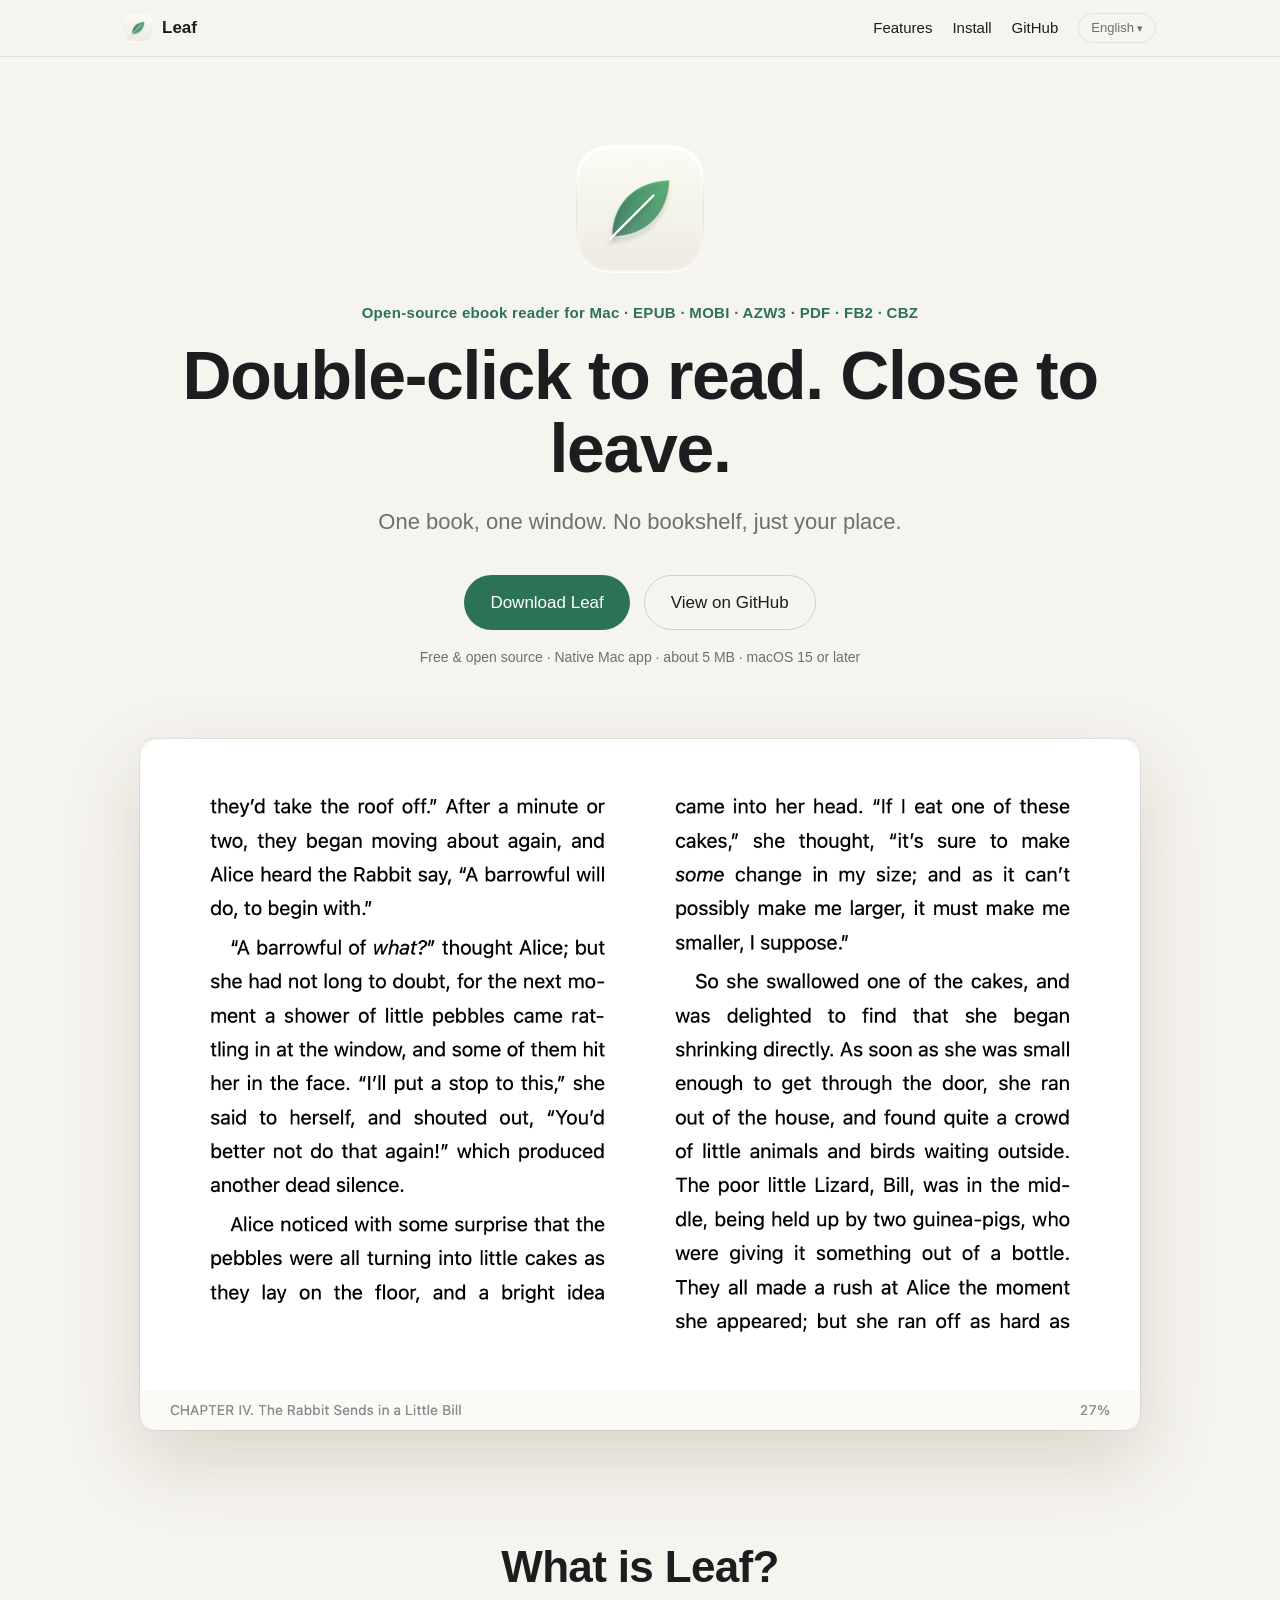
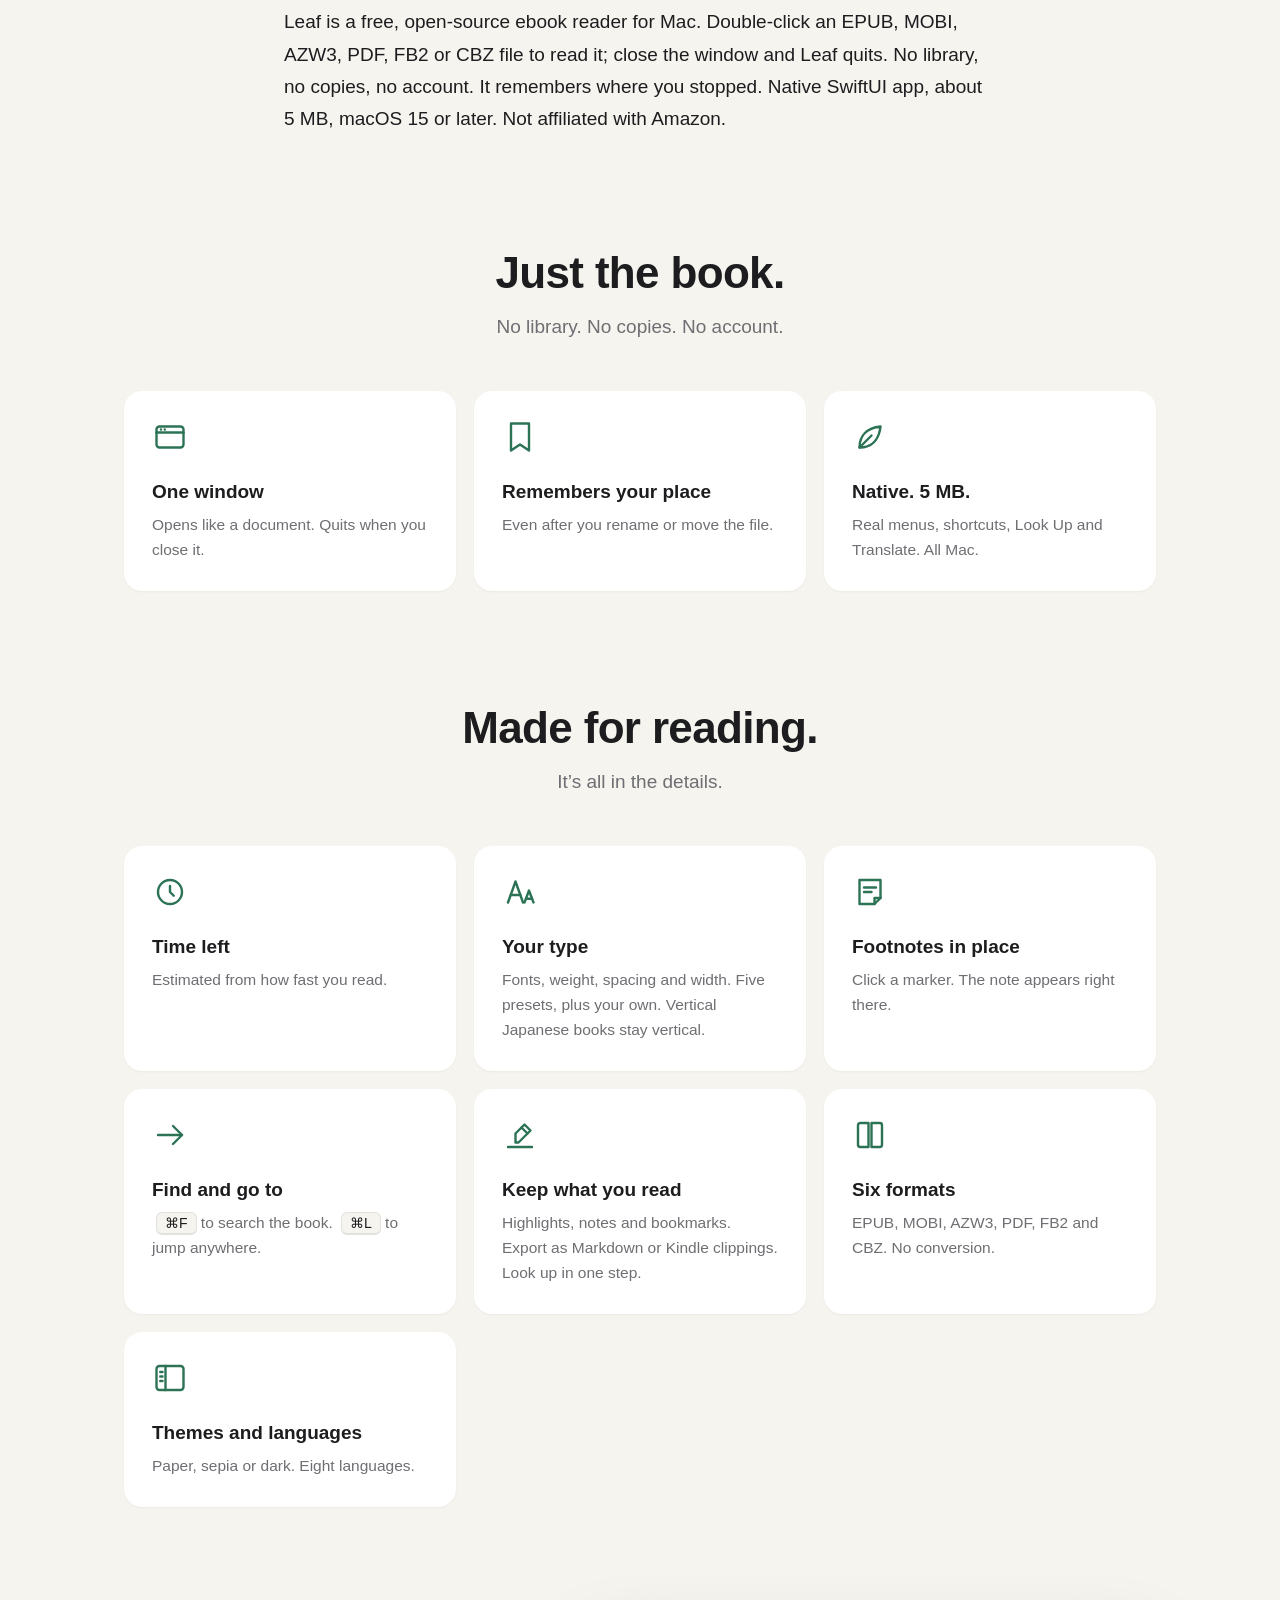
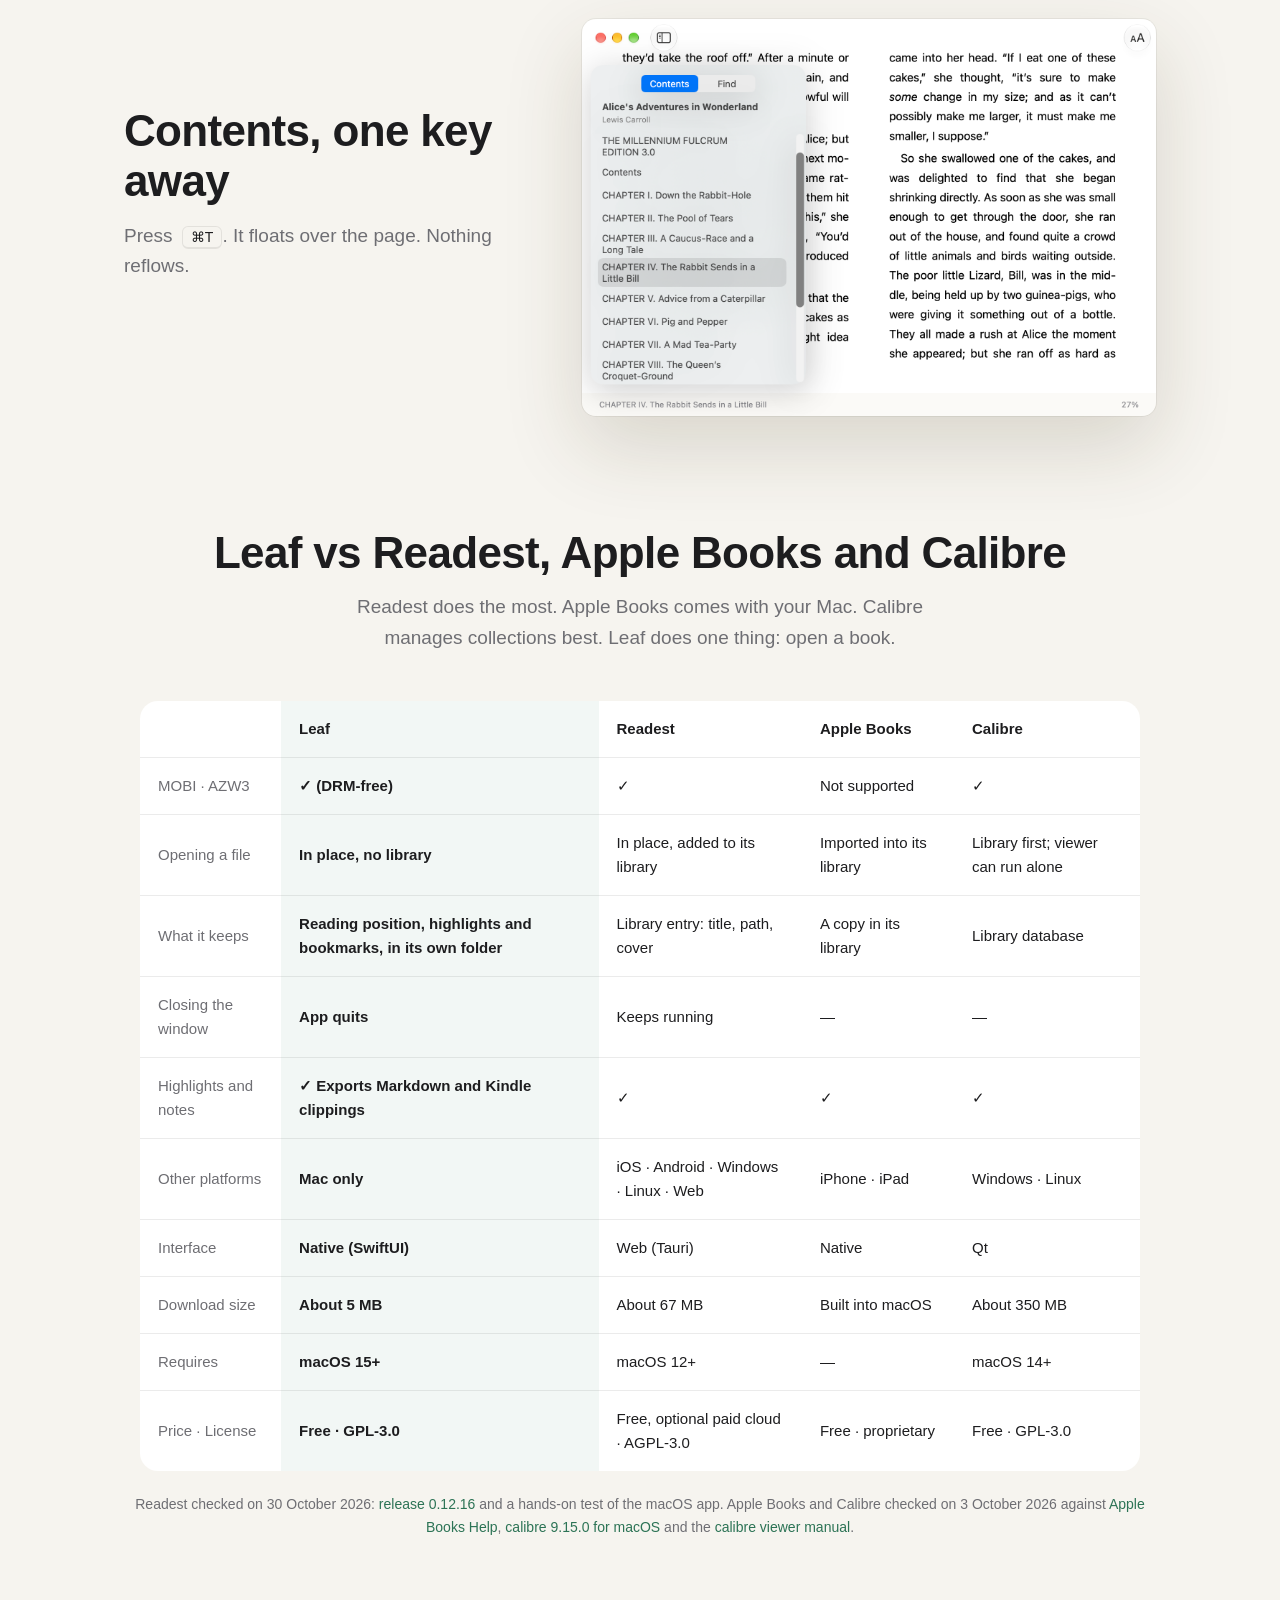
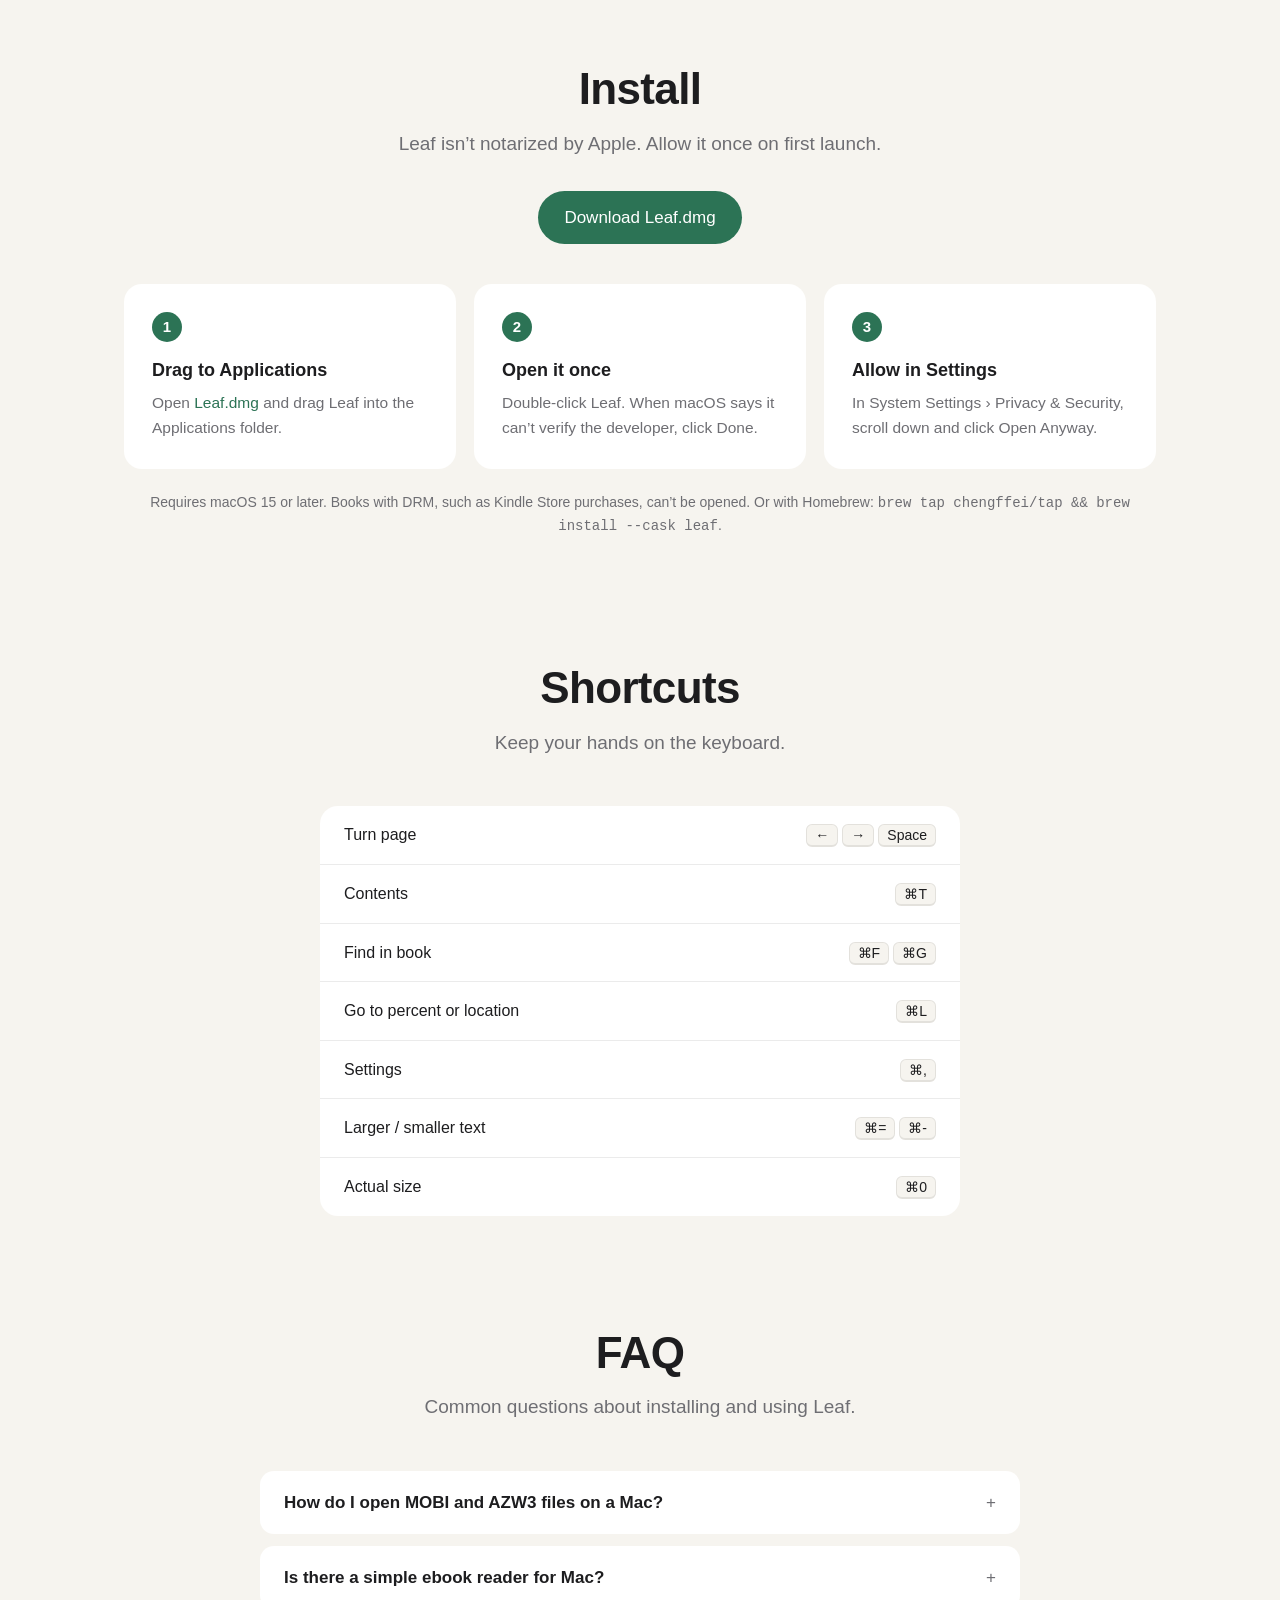
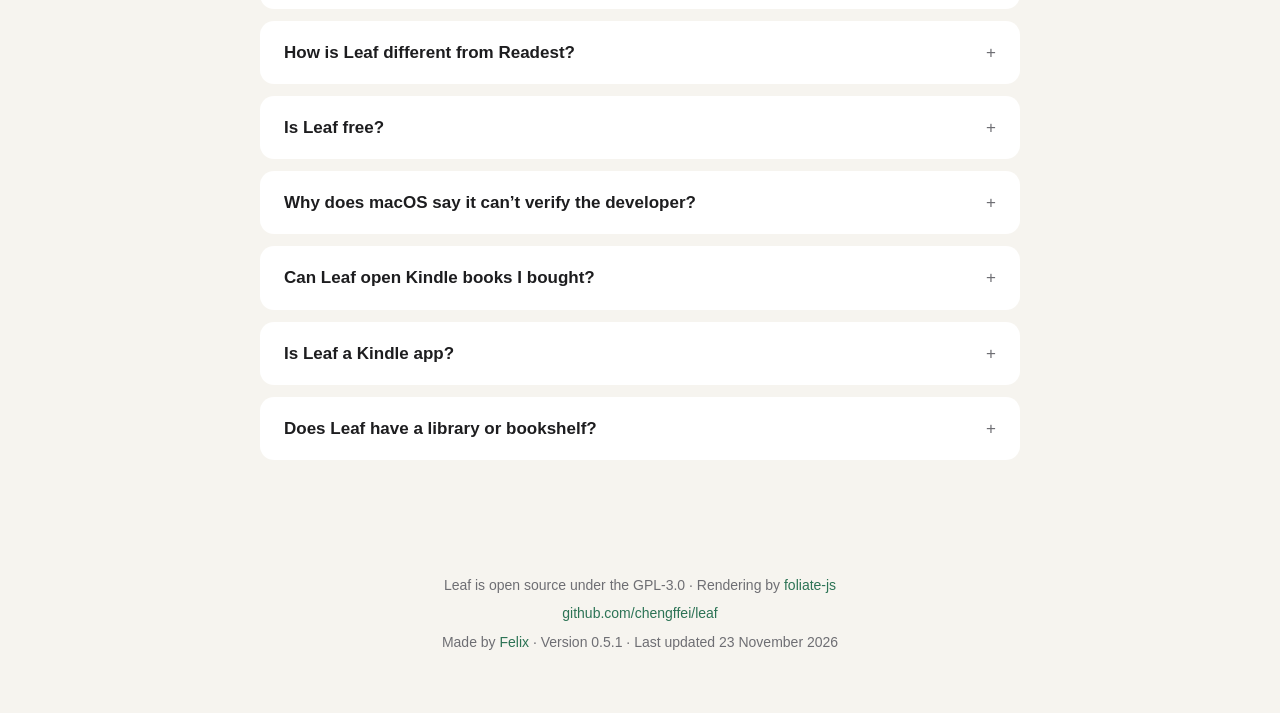
<file: docs/index.html>
<!doctype html>
<html lang="en">
<head>
<meta charset="utf-8">
<meta name="viewport" content="width=device-width, initial-scale=1">
<title>Leaf — Free EPUB, MOBI and AZW3 Reader for Mac, No Library</title>
<meta name="description" content="A free, open-source ebook reader for Mac. Double-click an EPUB, MOBI, AZW3, PDF, FB2 or CBZ file to read; close the window to quit. No library, no account. Native, about 5 MB.">
<link rel="canonical" href="https://chengffei.github.io/leaf/">
<link rel="alternate" hreflang="en" href="https://chengffei.github.io/leaf/">
<link rel="alternate" hreflang="zh-Hans" href="https://chengffei.github.io/leaf/zh/">
<link rel="alternate" hreflang="zh-Hant" href="https://chengffei.github.io/leaf/zh-hant/">
<link rel="alternate" hreflang="ja" href="https://chengffei.github.io/leaf/ja/">
<link rel="alternate" hreflang="ko" href="https://chengffei.github.io/leaf/ko/">
<link rel="alternate" hreflang="fr" href="https://chengffei.github.io/leaf/fr/">
<link rel="alternate" hreflang="de" href="https://chengffei.github.io/leaf/de/">
<link rel="alternate" hreflang="es" href="https://chengffei.github.io/leaf/es/">
<link rel="alternate" hreflang="x-default" href="https://chengffei.github.io/leaf/">
<link rel="alternate" type="text/plain" title="llms.txt" href="https://chengffei.github.io/leaf/llms.txt">
<meta name="theme-color" content="#f6f4ef">
<meta property="og:type" content="website">
<meta property="og:site_name" content="Leaf">
<meta property="og:url" content="https://chengffei.github.io/leaf/">
<meta property="og:title" content="Leaf — Free EPUB, MOBI and AZW3 Reader for Mac, No Library">
<meta property="og:description" content="Double-click to read. Close to leave. A small, native ebook reader for Mac. Free and open source.">
<meta property="og:image" content="https://chengffei.github.io/leaf/images/og.png">
<meta property="og:image:width" content="1200">
<meta property="og:image:height" content="630">
<meta property="og:image:alt" content="Leaf showing a book in two-column layout">
<meta property="og:locale" content="en_US">
<meta property="og:locale:alternate" content="zh_CN">
<meta property="og:locale:alternate" content="zh_TW">
<meta property="og:locale:alternate" content="ja_JP">
<meta property="og:locale:alternate" content="ko_KR">
<meta property="og:locale:alternate" content="fr_FR">
<meta property="og:locale:alternate" content="de_DE">
<meta property="og:locale:alternate" content="es_ES">
<meta name="twitter:card" content="summary_large_image">
<meta name="twitter:title" content="Leaf — Free EPUB, MOBI and AZW3 Reader for Mac, No Library">
<meta name="twitter:description" content="Double-click to read. Close to leave. A small, native ebook reader for Mac. Free and open source.">
<meta name="twitter:image" content="https://chengffei.github.io/leaf/images/og.png">
<link rel="icon" type="image/png" sizes="64x64" href="images/favicon.png">
<link rel="apple-touch-icon" href="images/apple-touch-icon.png">
<script type="application/ld+json">
{
  "@context": "https://schema.org",
  "@type": "SoftwareApplication",
  "name": "Leaf",
  "description": "A free, open-source Mac ebook reader for EPUB, MOBI, AZW3, PDF, FB2 and CBZ. No library, no account.",
  "applicationCategory": "ProductivityApplication",
  "applicationSubCategory": "Ebook reader",
  "operatingSystem": "macOS 15 or later",
  "softwareVersion": "0.5.1",
  "dateModified": "2026-11-23",
  "inLanguage": "en",
  "url": "https://chengffei.github.io/leaf/",
  "downloadUrl": "https://github.com/chengffei/leaf/releases/latest/download/Leaf.dmg",
  "fileFormat": [
    "application/epub+zip",
    "application/x-mobipocket-ebook",
    "application/vnd.amazon.mobi8-ebook",
    "application/pdf",
    "application/x-fictionbook+xml",
    "application/vnd.comicbook+zip"
  ],
  "screenshot": "https://chengffei.github.io/leaf/images/reading.png",
  "image": "https://chengffei.github.io/leaf/images/icon.png",
  "license": "https://www.gnu.org/licenses/gpl-3.0.html",
  "isAccessibleForFree": true,
  "offers": {
    "@type": "Offer",
    "price": "0",
    "priceCurrency": "USD"
  },
  "author": {
    "@type": "Person",
    "name": "Felix",
    "url": "https://github.com/chengffei"
  },
  "codeRepository": "https://github.com/chengffei/leaf"
}
</script>
<script type="application/ld+json">
{
  "@context": "https://schema.org",
  "@type": "FAQPage",
  "inLanguage": "en",
  "mainEntity": [
    {
      "@type": "Question",
      "name": "How do I open MOBI and AZW3 files on a Mac?",
      "acceptedAnswer": {
        "@type": "Answer",
        "text": "Install Leaf, then double-click the file in Finder, or right-click it and choose Open With › Leaf. The file must be DRM-free."
      }
    },
    {
      "@type": "Question",
      "name": "Is there a simple ebook reader for Mac?",
      "acceptedAnswer": {
        "@type": "Answer",
        "text": "Leaf opens DRM-free EPUB, MOBI and AZW3 files, plus PDF, FB2 and CBZ, each in its own window. It shows time left based on how fast you read, location numbers, typography presets, footnotes in place and find in book, and you can highlight, take notes, bookmark pages and export them. Close the window and it quits. No store, no account."
      }
    },
    {
      "@type": "Question",
      "name": "How is Leaf different from Readest?",
      "acceptedAnswer": {
        "@type": "Answer",
        "text": "Readest is cross-platform, with a library, sync and text-to-speech. Leaf is Mac only and does less on purpose: no library, no sync, and it quits when you close the book. It keeps your reading position, highlights and bookmarks in its own folder, never in the book file. About 5 MB, against 67 MB."
      }
    },
    {
      "@type": "Question",
      "name": "Is Leaf free?",
      "acceptedAnswer": {
        "@type": "Answer",
        "text": "Yes. Leaf is free and open source under the GPL-3.0."
      }
    },
    {
      "@type": "Question",
      "name": "Why does macOS say it can’t verify the developer?",
      "acceptedAnswer": {
        "@type": "Answer",
        "text": "Leaf isn’t notarized by Apple. Open it once and dismiss the warning, then go to System Settings › Privacy & Security and click Open Anyway. You only need to do this once."
      }
    },
    {
      "@type": "Question",
      "name": "Can Leaf open Kindle books I bought?",
      "acceptedAnswer": {
        "@type": "Answer",
        "text": "Only DRM-free files. Books bought from the Kindle Store usually have DRM, and Leaf can’t open them."
      }
    },
    {
      "@type": "Question",
      "name": "Is Leaf a Kindle app?",
      "acceptedAnswer": {
        "@type": "Answer",
        "text": "No. Leaf is an independent open-source project, not affiliated with Amazon. It opens DRM-free EPUB, MOBI and AZW3 files on your Mac, with no store and no account."
      }
    },
    {
      "@type": "Question",
      "name": "Does Leaf have a library or bookshelf?",
      "acceptedAnswer": {
        "@type": "Answer",
        "text": "No. Leaf opens books where they are, without importing or copying them. Leaf itself keeps only where you stopped in each book; like any Mac document app, macOS lists recent files under File › Open Recent."
      }
    }
  ]
}
</script>
<style>
  :root {
    --paper: #f6f4ef;
    --card: #ffffff;
    --ink: #1d1d1f;
    --muted: #6e6e73;
    --line: rgba(0, 0, 0, .08);
    --green: #2c7355;
    --green-hover: #245f46;
    --radius: 18px;
    color-scheme: light;
  }
  * { box-sizing: border-box; }
  html { -webkit-text-size-adjust: 100%; }
  body {
    margin: 0;
    background: var(--paper);
    color: var(--ink);
    font: 17px/1.6 -apple-system, BlinkMacSystemFont, "SF Pro Text", "PingFang SC", "Helvetica Neue", sans-serif;
    -webkit-font-smoothing: antialiased;
  }
  a { color: var(--green); text-decoration: none; }
  a:hover { text-decoration: underline; }
  img { max-width: 100%; height: auto; display: block; }


  .wrap { max-width: 1080px; margin: 0 auto; padding: 0 24px; }

  nav {
    position: sticky; top: 0; z-index: 10;
    background: rgba(246, 244, 239, .82);
    -webkit-backdrop-filter: saturate(180%) blur(20px);
    backdrop-filter: saturate(180%) blur(20px);
    border-bottom: 1px solid var(--line);
  }
  nav .wrap { display: flex; align-items: center; justify-content: space-between; height: 56px; }
  .brand { display: flex; align-items: center; gap: 10px; font-weight: 600; color: var(--ink); }
  .brand:hover { text-decoration: none; }
  .brand img { width: 28px; height: 28px; }
  .nav-links { display: flex; align-items: center; gap: 20px; font-size: 15px; }
  .nav-links a { color: var(--ink); }
  .lang-toggle {
    display: inline-block; text-decoration: none;
    font: inherit; font-size: 13px; color: var(--muted);
    background: none; border: 1px solid var(--line); border-radius: 999px;
    padding: 4px 12px; cursor: pointer;
  }
  .lang-toggle:hover { color: var(--ink); border-color: rgba(0,0,0,.18); }
  /* 语言菜单：<details> 下拉，不靠 JS；当前语言作标题 */
  .langs { position: relative; }
  .langs summary { list-style: none; }
  .langs summary::-webkit-details-marker { display: none; }
  .langs summary::after { content: " ▾"; font-size: 11px; }
  .langs-menu {
    position: absolute; right: 0; top: calc(100% + 8px); z-index: 20; min-width: 140px;
    display: flex; flex-direction: column; padding: 6px;
    background: #fff; border: 1px solid var(--line); border-radius: 12px;
    box-shadow: 0 10px 32px rgba(0,0,0,.12);
  }
  .langs-menu a { display: block; padding: 7px 12px; border-radius: 8px; font-size: 14px; white-space: nowrap; }
  .langs-menu a:hover { background: var(--alt, #f5f5f7); text-decoration: none; }

  .hero { text-align: center; padding: 88px 24px 56px; }
  .hero .icon { width: 128px; height: 128px; margin: 0 auto 28px; }
  .narrow { max-width: 760px; }
  .definition { font-size: 19px; line-height: 1.7; margin: 0; text-align: left; }
  .table-scroll { overflow-x: auto; }
  table.compare { max-width: 1000px; }
  table.compare th { padding: 16px 24px; text-align: left; font-size: 15px; border-bottom: 1px solid var(--line); }
  table.compare td { text-align: left; color: var(--ink); font-size: 15px; }
  table.compare td:first-child { color: var(--muted); }
  table.compare th:nth-child(2), table.compare td:nth-child(2) { background: rgba(44, 115, 85, .06); font-weight: 600; }
  table.compare th, table.compare td { padding-left: 18px; padding-right: 18px; }
  .eyebrow { margin: 0 0 14px; font-size: 15px; font-weight: 600; letter-spacing: .02em; color: var(--green); }
  .faq { max-width: 760px; margin: 0 auto; }
  .faq details { background: var(--card); border-radius: 14px; padding: 18px 24px; margin-bottom: 12px; }
  .faq summary { cursor: pointer; font-weight: 600; font-size: 17px; list-style: none; }
  .faq summary::-webkit-details-marker { display: none; }
  .faq summary::after { content: "+"; float: right; color: var(--muted); font-weight: 400; }
  .faq details[open] summary::after { content: "–"; }
  .faq p { margin: 10px 0 0; color: var(--muted); font-size: 16px; }
  h1 {
    font-size: clamp(40px, 7vw, 68px); line-height: 1.08; letter-spacing: -.02em;
    margin: 0 0 18px; font-weight: 700;
  }
  .lead { font-size: clamp(18px, 2.4vw, 22px); color: var(--muted); margin: 0 auto 36px; max-width: 640px; }
  .actions { display: flex; gap: 14px; justify-content: center; flex-wrap: wrap; }
  .btn {
    display: inline-flex; align-items: center; gap: 8px;
    padding: 13px 26px; border-radius: 999px; font-size: 17px; font-weight: 500;
  }
  .btn:hover { text-decoration: none; }
  .btn-primary { background: var(--green); color: #fff; }
  .btn-primary:hover { background: var(--green-hover); }
  .btn-secondary { color: var(--ink); border: 1px solid rgba(0,0,0,.15); }
  .btn-secondary:hover { background: rgba(0,0,0,.03); }
  .meta { margin-top: 16px; font-size: 14px; color: var(--muted); }

  .shot {
    margin: 0 auto; max-width: 1000px;
    border-radius: 14px; overflow: hidden;
    box-shadow: 0 30px 80px rgba(60, 48, 20, .16), 0 0 0 1px rgba(0,0,0,.06);
    background: transparent; /* 截图自带窗口圆角（透明角） */
  }

  section.wrap { padding-top: 112px; }
  h2 {
    font-size: clamp(30px, 4.4vw, 44px); line-height: 1.15; letter-spacing: -.015em;
    margin: 0 0 14px; text-align: center; font-weight: 700;
  }
  .section-lead { text-align: center; color: var(--muted); margin: 0 auto 48px; max-width: 620px; font-size: 19px; }

  .grid { display: grid; grid-template-columns: repeat(3, 1fr); gap: 18px; }
  .card {
    background: var(--card); border-radius: var(--radius); padding: 28px;
    box-shadow: 0 1px 2px rgba(60, 48, 20, .05);
  }
  .card .glyph { width: 36px; height: 36px; color: var(--green); margin-bottom: 14px; }
  .card h3 { margin: 0 0 6px; font-size: 19px; }
  .card p { margin: 0; color: var(--muted); font-size: 15.5px; }

  .split { display: grid; grid-template-columns: 1fr 1.4fr; gap: 48px; align-items: center; }
  .split h2, .split .section-lead { text-align: left; margin-left: 0; }

  .steps { counter-reset: step; display: grid; grid-template-columns: repeat(3, 1fr); gap: 18px; }
  .step { background: var(--card); border-radius: var(--radius); padding: 28px; position: relative; }
  .step::before {
    counter-increment: step; content: counter(step);
    display: grid; place-items: center; width: 30px; height: 30px; border-radius: 50%;
    background: var(--green); color: #fff; font-weight: 600; font-size: 15px; margin-bottom: 14px;
  }
  .step h3 { margin: 0 0 6px; font-size: 18px; }
  .step p { margin: 0; color: var(--muted); font-size: 15.5px; }
  .install-download { margin: -16px 0 40px; }
  .note { text-align: center; color: var(--muted); font-size: 14px; margin-top: 22px; }

  table { width: 100%; max-width: 640px; margin: 0 auto; border-collapse: collapse; background: var(--card); border-radius: var(--radius); overflow: hidden; }
  td { padding: 16px 24px; border-bottom: 1px solid var(--line); font-size: 16px; }
  tr:last-child td { border-bottom: none; }
  td:last-child { text-align: right; color: var(--muted); }
  kbd {
    font: 500 14px -apple-system, BlinkMacSystemFont, sans-serif; color: var(--ink);
    background: var(--paper); border: 1px solid var(--line); border-bottom-width: 2px;
    border-radius: 6px; padding: 2px 8px; margin-left: 4px;
  }

  footer.wrap { padding-top: 96px; padding-bottom: 56px; text-align: center; color: var(--muted); font-size: 14px; }
  footer p { margin: 6px 0; }

  @media (max-width: 820px) {
    .grid, .steps { grid-template-columns: 1fr; }
    .split { grid-template-columns: 1fr; gap: 28px; }
    .split h2, .split .section-lead { text-align: center; margin-left: auto; }
    .hero { padding: 56px 24px 40px; }
    section.wrap { padding-top: 80px; }
    .nav-links .hide-sm { display: none; }
    td { padding: 14px 16px; }
  }
</style>
</head>
<body>

<nav>
  <div class="wrap">
    <a class="brand" href="#"><img src="images/favicon.png" width="28" height="28" alt="">Leaf</a>
    <div class="nav-links">
      <a class="hide-sm" href="#features">Features</a>
      <a class="hide-sm" href="#install">Install</a>
      <a href="https://github.com/chengffei/leaf">GitHub</a>
      <details class="langs"><summary class="lang-toggle" aria-label="Language">English</summary><div class="langs-menu"><a href="zh/" hreflang="zh-Hans" lang="zh-Hans">简体中文</a><a href="zh-hant/" hreflang="zh-Hant" lang="zh-Hant">繁體中文</a><a href="ja/" hreflang="ja" lang="ja">日本語</a><a href="ko/" hreflang="ko" lang="ko">한국어</a><a href="fr/" hreflang="fr" lang="fr">Français</a><a href="de/" hreflang="de" lang="de">Deutsch</a><a href="es/" hreflang="es" lang="es">Español</a></div></details>
    </div>
  </div>
</nav>

<header class="hero wrap">
  <img class="icon" src="images/icon-256.png" width="128" height="128" alt="Leaf app icon">
  <p class="eyebrow">Open-source ebook reader for Mac · EPUB · MOBI · AZW3 · PDF · FB2 · CBZ</p>
  <h1>Double-click to read. Close to leave.</h1>
  <p class="lead">
    
    One book, one window. No bookshelf, just your place.
  </p>
  <div class="actions">
    <a class="btn btn-primary" href="https://github.com/chengffei/leaf/releases/latest/download/Leaf.dmg">
      Download Leaf
    </a>
    <a class="btn btn-secondary" href="https://github.com/chengffei/leaf">
      View on GitHub
    </a>
  </div>
  <p class="meta">
    
    Free &amp; open source · Native Mac app · about 5 MB · macOS 15 or later
  </p>
</header>

<div class="wrap">
  <div class="shot">
    <img src="images/reading.png" width="1600" height="1106" alt="Leaf reading Alice’s Adventures in Wonderland on Mac in two-column layout" loading="eager">
  </div>
</div>

<section id="about" class="wrap narrow">
  <h2>What is Leaf?</h2>
  <p class="definition">
    Leaf is a free, open-source ebook reader for Mac. Double-click an EPUB, MOBI, AZW3, PDF, FB2 or CBZ file to read it; close the window and Leaf quits. No library, no copies, no account. It remembers where you stopped. Native SwiftUI app, about 5 MB, macOS 15 or later. Not affiliated with Amazon.
    
  </p>
</section>

<section id="features" class="wrap">
  <h2>Just the book.</h2>
  <p class="section-lead">
    
    No library. No copies. No account.
  </p>
  <div class="grid">
    <div class="card">
      <svg class="glyph" viewBox="0 0 24 24" fill="none" stroke="currentColor" stroke-width="1.6" stroke-linecap="round" stroke-linejoin="round"><rect x="3" y="5" width="18" height="14" rx="2"/><path d="M3 9h18"/><path d="M6 7h.01M8.5 7h.01"/></svg>
      <h3>One window</h3>
      <p>Opens like a document. Quits when you close it.</p>
    </div>
    <div class="card">
      <svg class="glyph" viewBox="0 0 24 24" fill="none" stroke="currentColor" stroke-width="1.6" stroke-linecap="round" stroke-linejoin="round"><path d="M6 3h12v18l-6-4-6 4z"/></svg>
      <h3>Remembers your place</h3>
      <p>Even after you rename or move the file.</p>
    </div>
    <div class="card">
      <svg class="glyph" viewBox="0 0 24 24" fill="none" stroke="currentColor" stroke-width="1.6" stroke-linecap="round" stroke-linejoin="round"><path d="M5 19c0-8 5-13 14-14-1 9-6 14-14 14z"/><path d="M5 19 13 11"/></svg>
      <h3>Native. 5 MB.</h3>
      <p>Real menus, shortcuts, Look Up and Translate. All Mac.</p>
    </div>
  </div>
</section>

<section id="reading" class="wrap">
  <h2>Made for reading.</h2>
  <p class="section-lead">
    
    It’s all in the details.
  </p>
  <div class="grid">
    <div class="card">
      <svg class="glyph" viewBox="0 0 24 24" fill="none" stroke="currentColor" stroke-width="1.6" stroke-linecap="round" stroke-linejoin="round"><circle cx="12" cy="12" r="8"/><path d="M12 8v4l2.5 2.5"/></svg>
      <h3>Time left</h3>
      <p>Estimated from how fast you read.</p>
    </div>
    <div class="card">
      <svg class="glyph" viewBox="0 0 24 24" fill="none" stroke="currentColor" stroke-width="1.6" stroke-linecap="round" stroke-linejoin="round"><path d="M4 19 9 5l5 14"/><path d="M5.8 14h6.4"/><path d="M15 19l3-8 3 8"/><path d="M16 16.5h4"/></svg>
      <h3>Your type</h3>
      <p>Fonts, weight, spacing and width. Five presets, plus your own. Vertical Japanese books stay vertical.</p>
    </div>
    <div class="card">
      <svg class="glyph" viewBox="0 0 24 24" fill="none" stroke="currentColor" stroke-width="1.6" stroke-linecap="round" stroke-linejoin="round"><path d="M5 4h14v12l-4 4H5z"/><path d="M15 20v-4h4"/><path d="M8 9h8M8 12h5"/></svg>
      <h3>Footnotes in place</h3>
      <p>Click a marker. The note appears right there.</p>
    </div>
    <div class="card">
      <svg class="glyph" viewBox="0 0 24 24" fill="none" stroke="currentColor" stroke-width="1.6" stroke-linecap="round" stroke-linejoin="round"><path d="M4 12h16"/><path d="M14 6l6 6-6 6"/></svg>
      <h3>Find and go to</h3>
      <p><kbd>⌘F</kbd> to search the book. <kbd>⌘L</kbd> to jump anywhere.</p>
    </div>
    <div class="card">
      <svg class="glyph" viewBox="0 0 24 24" fill="none" stroke="currentColor" stroke-width="1.6" stroke-linecap="round" stroke-linejoin="round"><path d="M9 11l4-4 4 4-6 6H9z"/><path d="M13 7l2-2 4 4-2 2"/><path d="M4 20h16"/></svg>
      <h3>Keep what you read</h3>
      <p>Highlights, notes and bookmarks. Export as Markdown or Kindle clippings. Look up in one step.</p>
    </div>
    <div class="card">
      <svg class="glyph" viewBox="0 0 24 24" fill="none" stroke="currentColor" stroke-width="1.6" stroke-linecap="round" stroke-linejoin="round"><path d="M4 5.5A1.5 1.5 0 0 1 5.5 4H11v16H5.5A1.5 1.5 0 0 1 4 18.5z"/><path d="M20 5.5A1.5 1.5 0 0 0 18.5 4H13v16h5.5a1.5 1.5 0 0 0 1.5-1.5z"/></svg>
      <h3>Six formats</h3>
      <p>EPUB, MOBI, AZW3, PDF, FB2 and CBZ. No conversion.</p>
    </div>
    <div class="card">
      <svg class="glyph" viewBox="0 0 24 24" fill="none" stroke="currentColor" stroke-width="1.6" stroke-linecap="round" stroke-linejoin="round"><rect x="3" y="4" width="18" height="16" rx="2"/><path d="M9 4v16"/><path d="M5.5 8h1.5M5.5 11h1.5M5.5 14h1.5"/></svg>
      <h3>Themes and languages</h3>
      <p>Paper, sepia or dark. Eight languages.</p>
    </div>
  </div>
</section>

<section class="wrap">
  <div class="split">
    <div>
      <h2>Contents, one key away</h2>
      <p class="section-lead">
        
        Press <kbd>⌘T</kbd>. It floats over the page. Nothing reflows.
      </p>
    </div>
    <div class="shot">
      <img src="images/toc.png" width="1600" height="1106" alt="Leaf floating table of contents panel on macOS" loading="lazy">
    </div>
  </div>
</section>

<section id="compare" class="wrap">
  <h2>Leaf vs Readest, Apple Books and Calibre</h2>
  <p class="section-lead">
    Readest does the most. Apple Books comes with your Mac. Calibre manages collections best. Leaf does one thing: open a book.
    
  </p>
  <div class="table-scroll">
  <table class="compare">
    <thead><tr><th></th><th>Leaf</th><th>Readest</th><th>Apple Books</th><th>Calibre</th></tr></thead>
    <tbody>
      <tr><td>MOBI · AZW3</td><td>✓ (DRM-free)</td><td>✓</td><td>Not supported</td><td>✓</td></tr>
      <tr><td>Opening a file</td><td>In place, no library</td><td>In place, added to its library</td><td>Imported into its library</td><td>Library first; viewer can run alone</td></tr>
      <tr><td>What it keeps</td><td>Reading position, highlights and bookmarks, in its own folder</td><td>Library entry: title, path, cover</td><td>A copy in its library</td><td>Library database</td></tr>
      <tr><td>Closing the window</td><td>App quits</td><td>Keeps running</td><td>—</td><td>—</td></tr>
      <tr><td>Highlights and notes</td><td>✓ Exports Markdown and Kindle clippings</td><td>✓</td><td>✓</td><td>✓</td></tr>
      <tr><td>Other platforms</td><td>Mac only</td><td>iOS · Android · Windows · Linux · Web</td><td>iPhone · iPad</td><td>Windows · Linux</td></tr>
      <tr><td>Interface</td><td>Native (SwiftUI)</td><td>Web (Tauri)</td><td>Native</td><td>Qt</td></tr>
      <tr><td>Download size</td><td>About 5 MB</td><td>About 67 MB</td><td>Built into macOS</td><td>About 350 MB</td></tr>
      <tr><td>Requires</td><td>macOS 15+</td><td>macOS 12+</td><td>—</td><td>macOS 14+</td></tr>
      <tr><td>Price · License</td><td>Free · GPL-3.0</td><td>Free, optional paid cloud · AGPL-3.0</td><td>Free · proprietary</td><td>Free · GPL-3.0</td></tr>
    </tbody>
  </table>
  </div>
  <p class="note">
    Readest checked on 30 October 2026: <a href="https://github.com/readest/readest/releases">release 0.12.16</a> and a hands-on test of the macOS app. Apple Books and Calibre checked on 3 October 2026 against <a href="https://support.apple.com/guide/books/import-books-audiobooks-or-pdfs-ibkseed72068/mac">Apple Books Help</a>, <a href="https://calibre-ebook.com/download_osx">calibre 9.15.0 for macOS</a> and the <a href="https://manual.calibre-ebook.com/viewer.html">calibre viewer manual</a>.
    
  </p>
</section>

<section id="install" class="wrap">
  <h2>Install</h2>
  <p class="section-lead">
    
    Leaf isn’t notarized by Apple. Allow it once on first launch.
  </p>
  <div class="actions install-download">
    <a class="btn btn-primary" href="https://github.com/chengffei/leaf/releases/latest/download/Leaf.dmg">
      Download Leaf.dmg
    </a>
  </div>
  <div class="steps">
    <div class="step">
      <h3>Drag to Applications</h3>
      <p>Open <a href="https://github.com/chengffei/leaf/releases/latest/download/Leaf.dmg">Leaf.dmg</a> and drag Leaf into the Applications folder.</p>
    </div>
    <div class="step">
      <h3>Open it once</h3>
      <p>Double-click Leaf. When macOS says it can’t verify the developer, click Done.</p>
    </div>
    <div class="step">
      <h3>Allow in Settings</h3>
      <p>In System Settings › Privacy &amp; Security, scroll down and click Open Anyway.</p>
    </div>
  </div>
  <p class="note">
    
    Requires macOS 15 or later. Books with DRM, such as Kindle Store purchases, can’t be opened.
    Or with Homebrew: <code>brew tap chengffei/tap &amp;&amp; brew install --cask leaf</code>.
  </p>
</section>

<section class="wrap">
  <h2>Shortcuts</h2>
  <p class="section-lead">
    
    Keep your hands on the keyboard.
  </p>
  <table>
    <tr><td>Turn page</td><td><kbd>←</kbd><kbd>→</kbd><kbd>Space</kbd></td></tr>
    <tr><td>Contents</td><td><kbd>⌘T</kbd></td></tr>
    <tr><td>Find in book</td><td><kbd>⌘F</kbd><kbd>⌘G</kbd></td></tr>
    <tr><td>Go to percent or location</td><td><kbd>⌘L</kbd></td></tr>
    <tr><td>Settings</td><td><kbd>⌘,</kbd></td></tr>
    <tr><td>Larger / smaller text</td><td><kbd>⌘=</kbd><kbd>⌘-</kbd></td></tr>
    <tr><td>Actual size</td><td><kbd>⌘0</kbd></td></tr>
  </table>
</section>

<section id="faq" class="wrap">
  <h2>FAQ</h2>
  <p class="section-lead">Common questions about installing and using Leaf.</p>
  <div class="faq">
    <details><summary>How do I open MOBI and AZW3 files on a Mac?</summary><p>Install Leaf, then double-click the file in Finder, or right-click it and choose Open With › Leaf. The file must be DRM-free.</p></details>
    <details><summary>Is there a simple ebook reader for Mac?</summary><p>Leaf opens DRM-free EPUB, MOBI and AZW3 files, plus PDF, FB2 and CBZ, each in its own window. It shows time left based on how fast you read, location numbers, typography presets, footnotes in place and find in book, and you can highlight, take notes, bookmark pages and export them. Close the window and it quits. No store, no account.</p></details>
    <details><summary>How is Leaf different from Readest?</summary><p>Readest is cross-platform, with a library, sync and text-to-speech. Leaf is Mac only and does less on purpose: no library, no sync, and it quits when you close the book. It keeps your reading position, highlights and bookmarks in its own folder, never in the book file. About 5 MB, against 67 MB.</p></details>
    <details><summary>Is Leaf free?</summary><p>Yes. Leaf is free and open source under the GPL-3.0.</p></details>
    <details><summary>Why does macOS say it can’t verify the developer?</summary><p>Leaf isn’t notarized by Apple. Open it once and dismiss the warning, then go to System Settings › Privacy & Security and click Open Anyway. You only need to do this once.</p></details>
    <details><summary>Can Leaf open Kindle books I bought?</summary><p>Only DRM-free files. Books bought from the Kindle Store usually have DRM, and Leaf can’t open them.</p></details>
    <details><summary>Is Leaf a Kindle app?</summary><p>No. Leaf is an independent open-source project, not affiliated with Amazon. It opens DRM-free EPUB, MOBI and AZW3 files on your Mac, with no store and no account.</p></details>
    <details><summary>Does Leaf have a library or bookshelf?</summary><p>No. Leaf opens books where they are, without importing or copying them. Leaf itself keeps only where you stopped in each book; like any Mac document app, macOS lists recent files under File › Open Recent.</p></details>
  </div>
</section>

<footer class="wrap">
  <p>
    
    Leaf is open source under the GPL-3.0 · Rendering by <a href="https://github.com/johnfactotum/foliate-js">foliate-js</a>
  </p>
  <p><a href="https://github.com/chengffei/leaf">github.com/chengffei/leaf</a></p>
  <p>
    Made by <a href="https://github.com/chengffei">Felix</a> · Version 0.5.1 · Last updated <time datetime="2026-11-23">23 November 2026</time>
    
  </p>
</footer>

<script>
  // 语言菜单：点菜单外或选了语言就收起（<details> 自己不会）
  for (const d of document.querySelectorAll('details.langs')) {
    document.addEventListener('click', e => { if (!d.contains(e.target)) d.removeAttribute('open') })
    document.addEventListener('keydown', e => { if (e.key === 'Escape') d.removeAttribute('open') })
  }
</script>
</body>
</html>
</file>
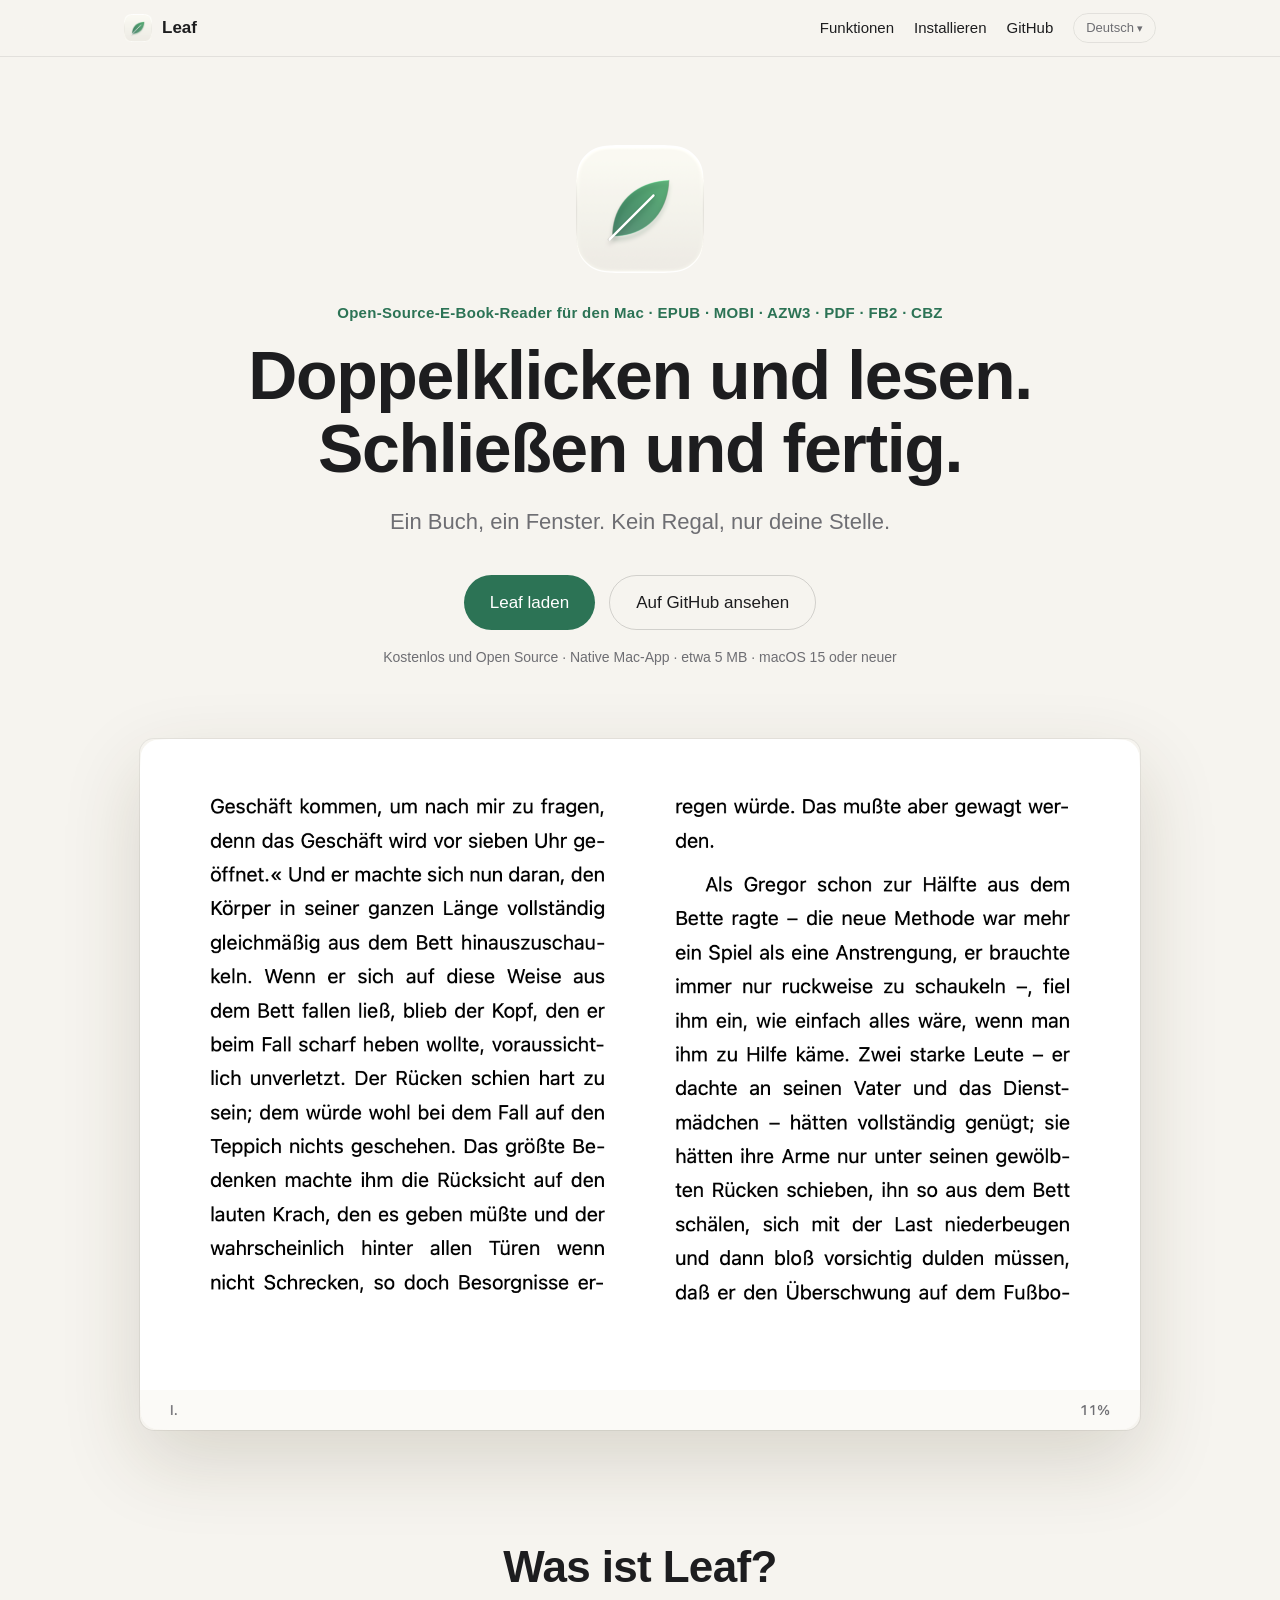
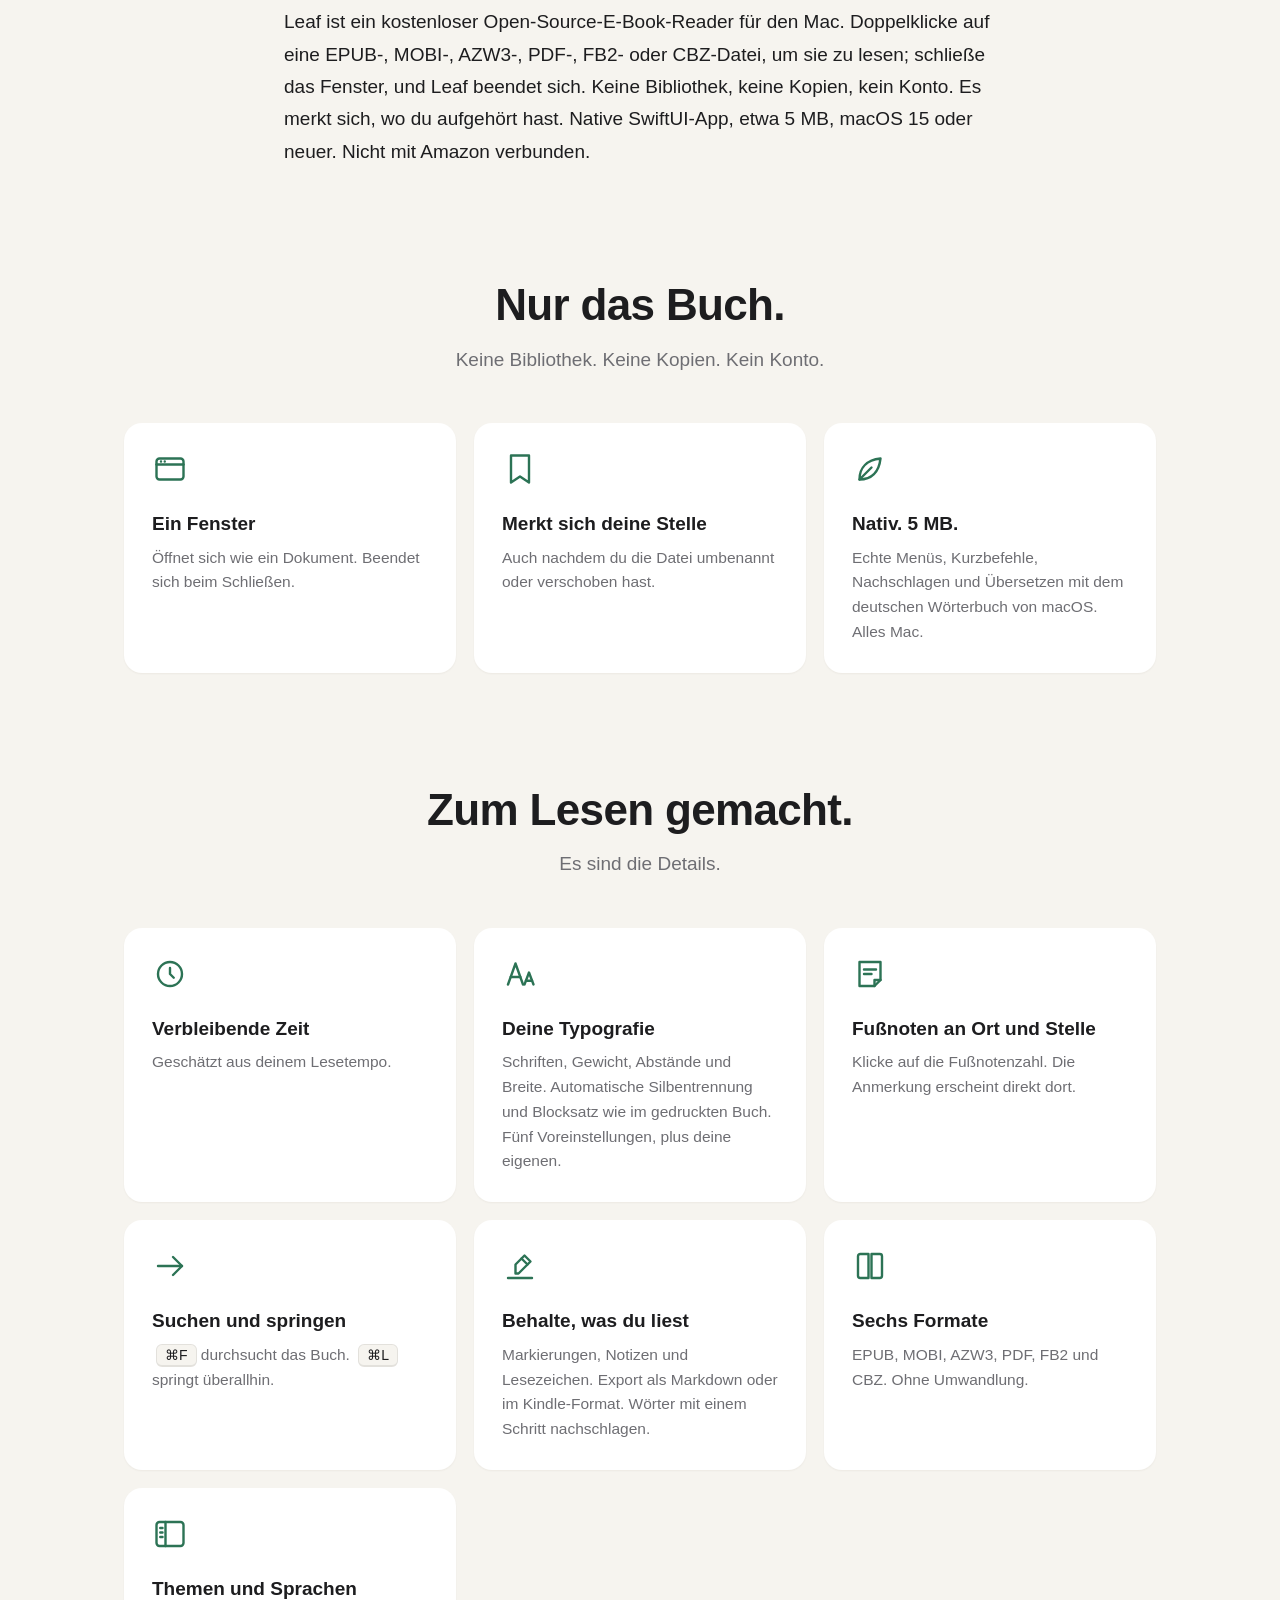
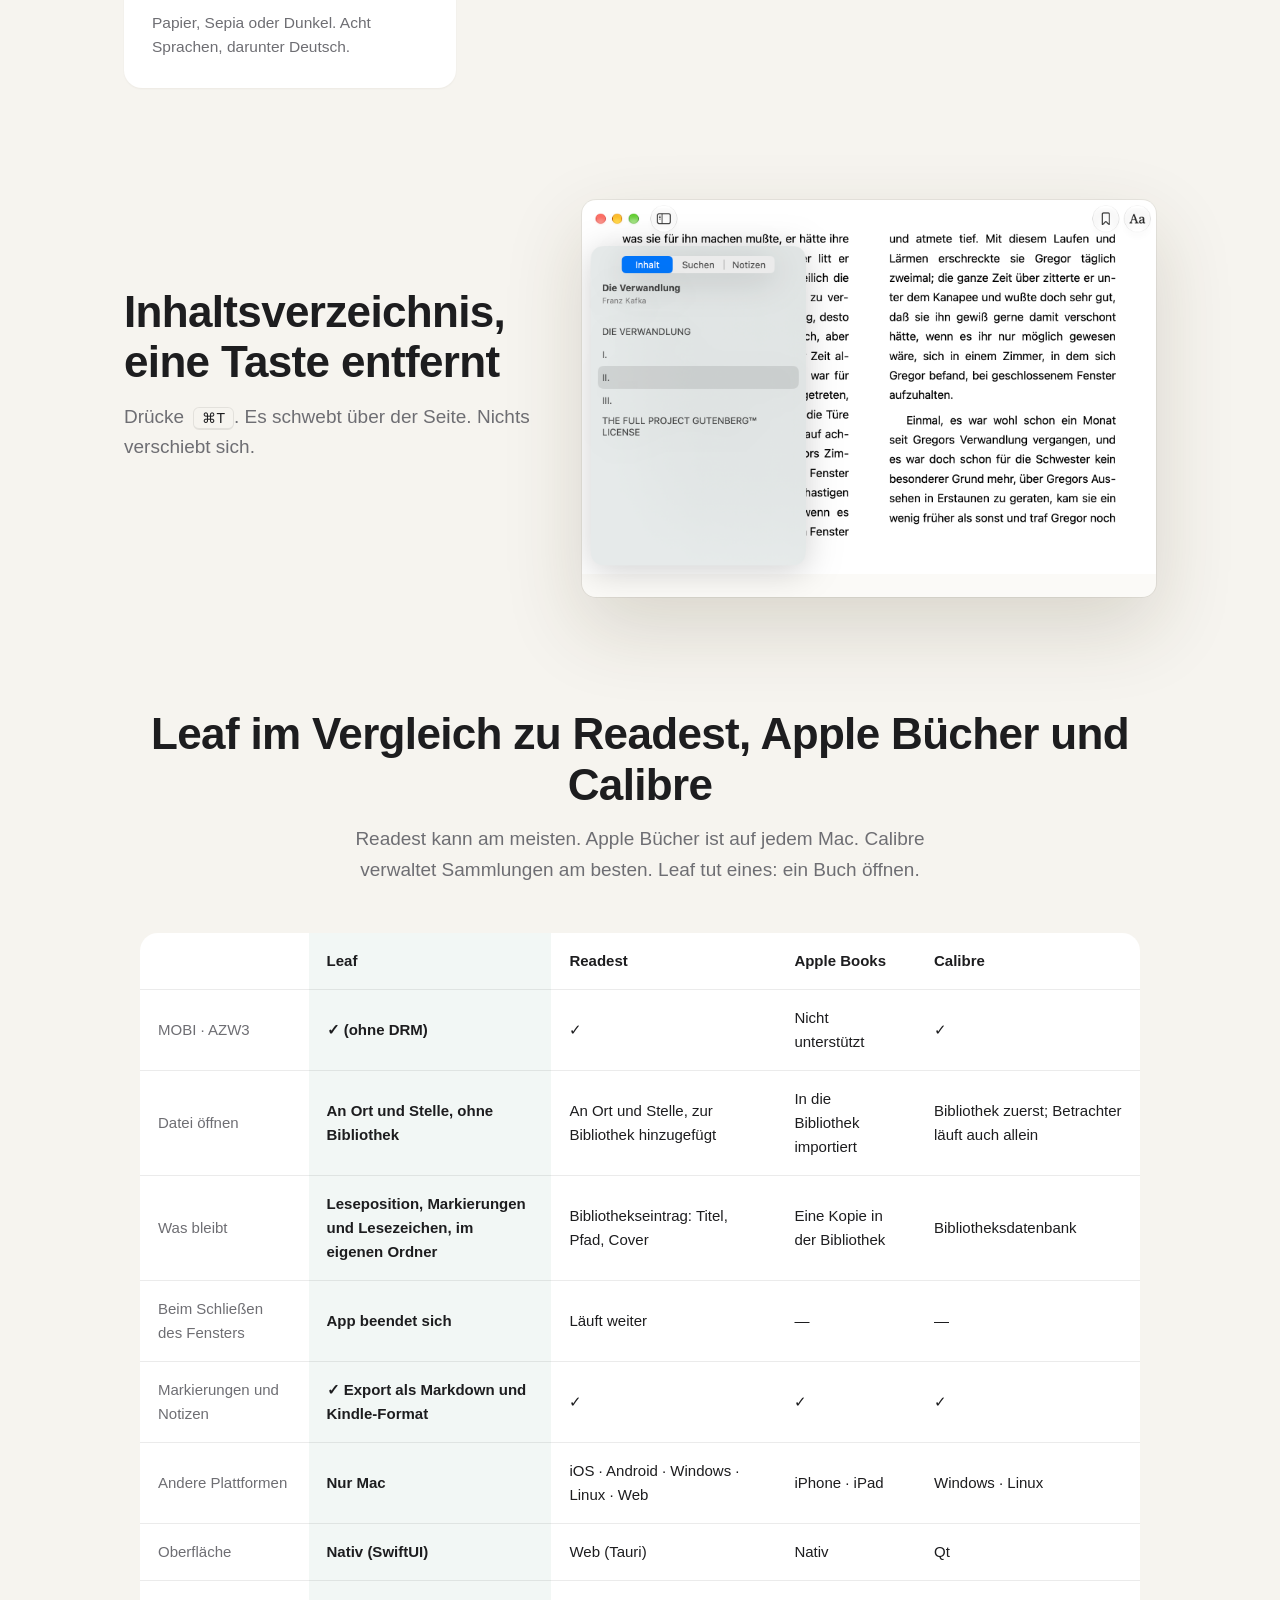
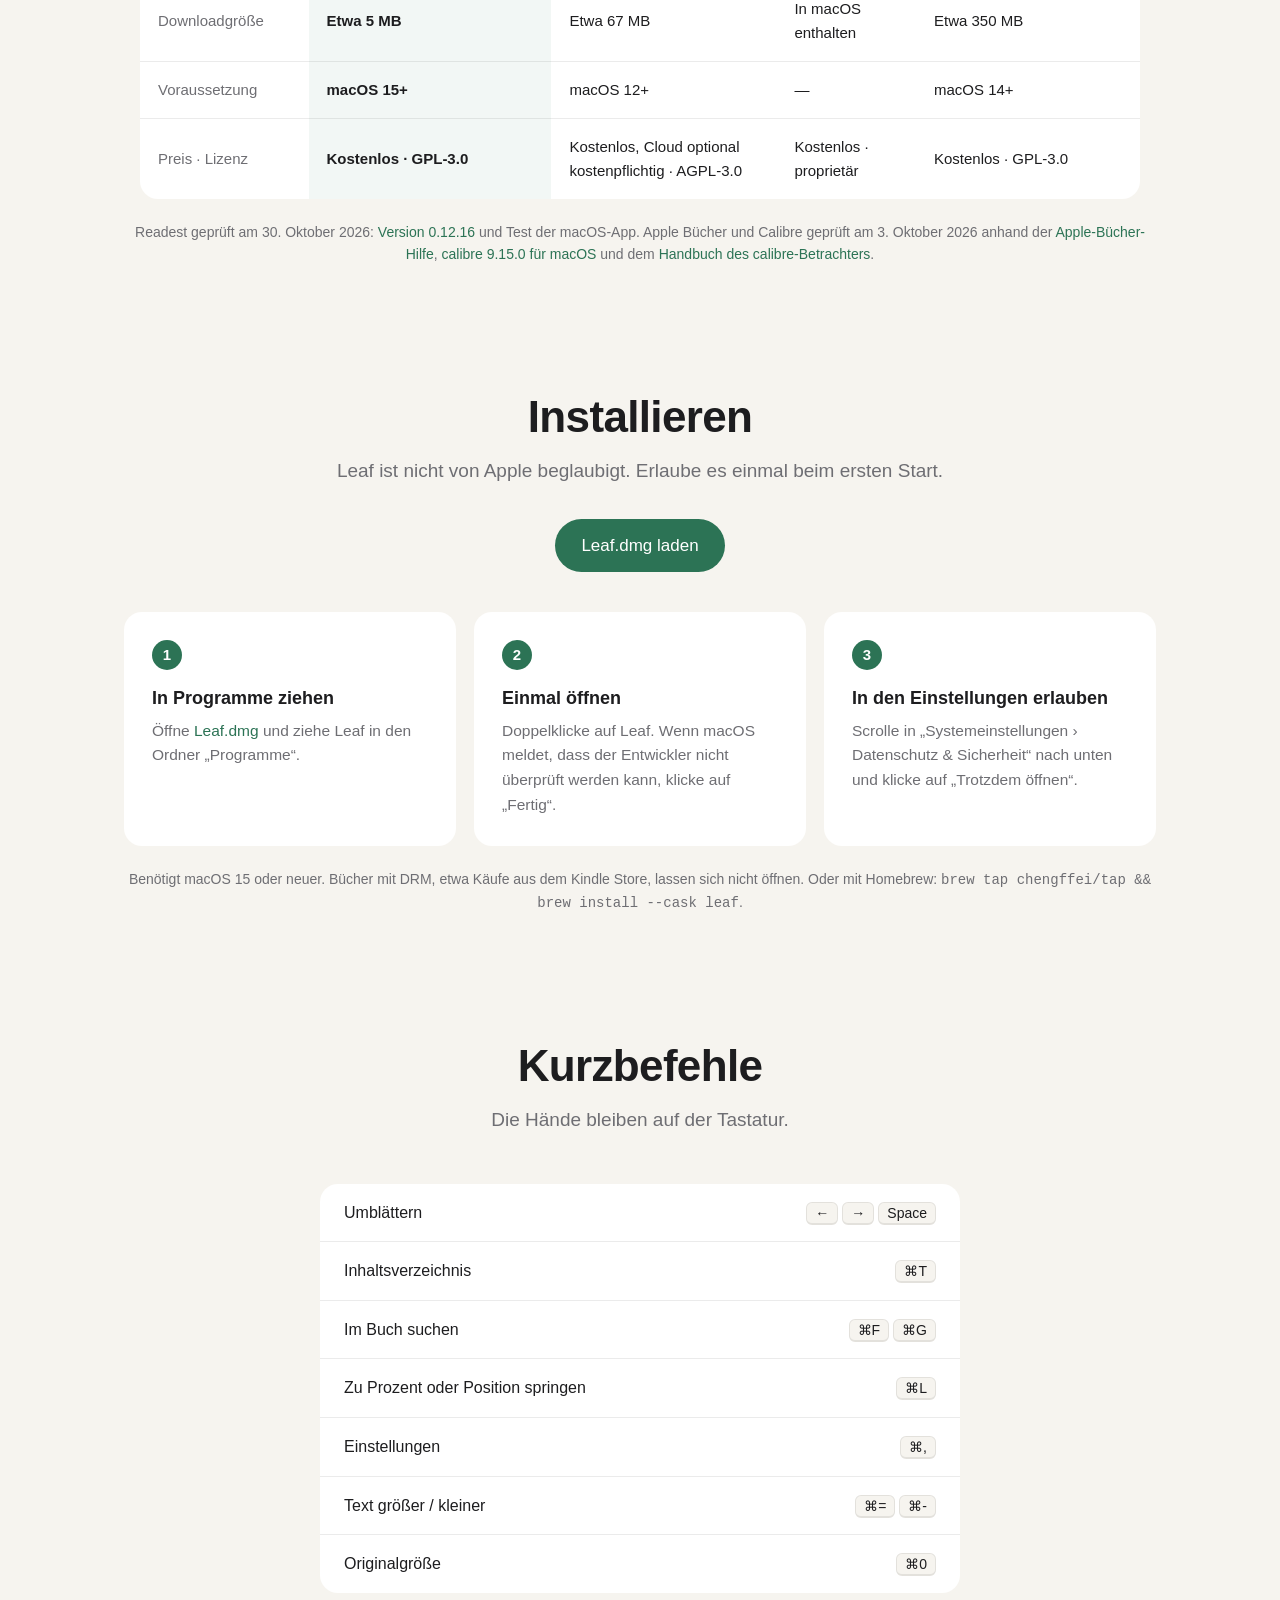
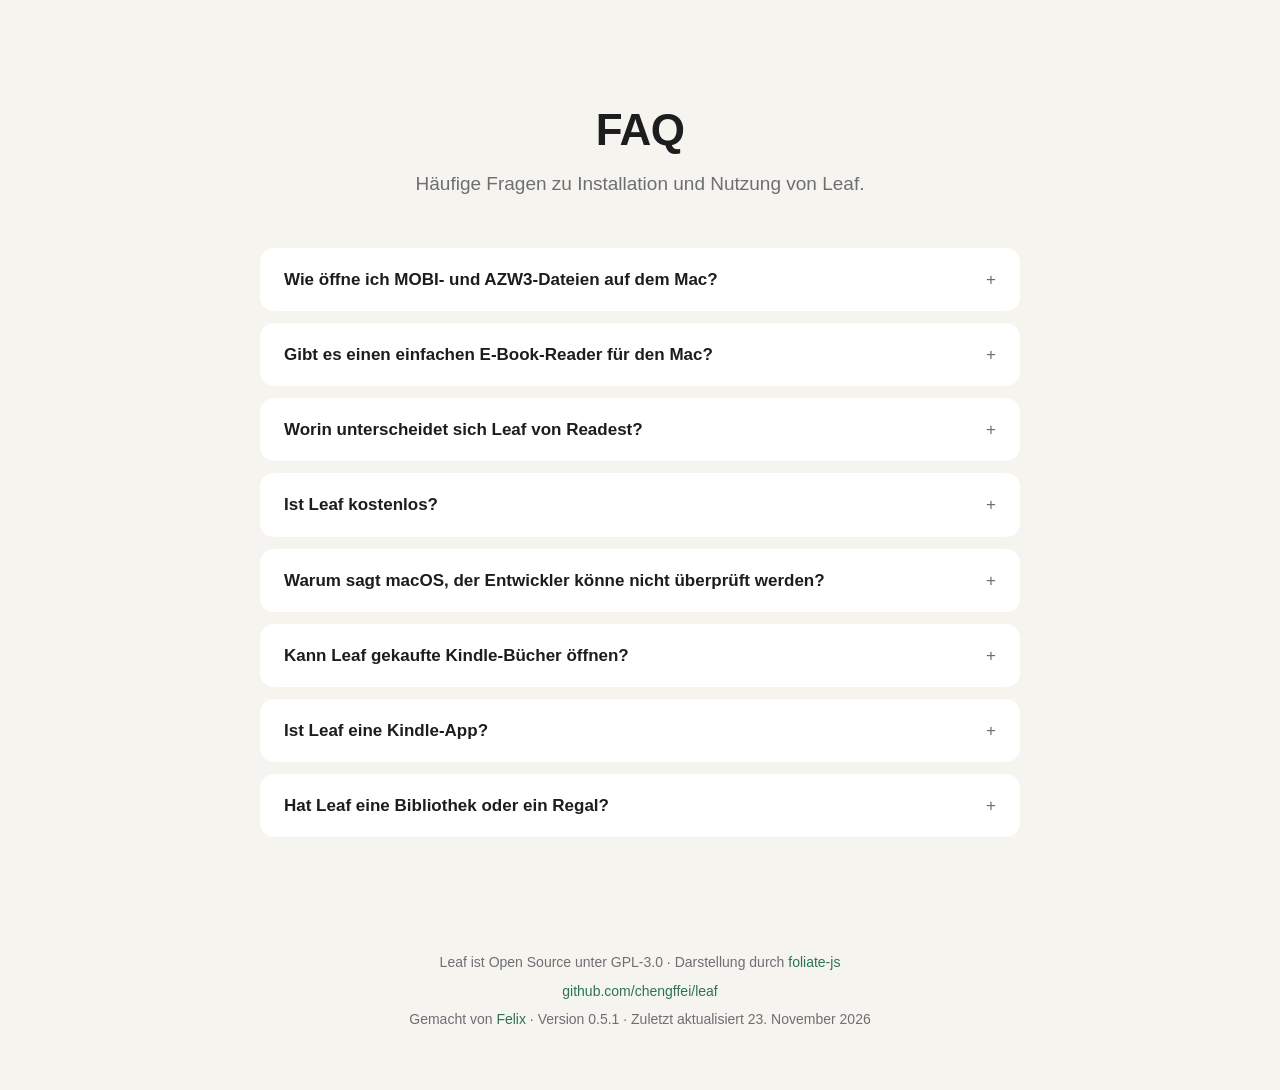
<file: docs/de/index.html>
<!doctype html>
<html lang="de">
<head>
<meta charset="utf-8">
<meta name="viewport" content="width=device-width, initial-scale=1">
<title>Leaf — Kostenloser EPUB-, MOBI- und AZW3-Reader für den Mac, ohne Bibliothek</title>
<meta name="description" content="Kostenloser Open-Source-E-Book-Reader für den Mac. EPUB, MOBI, AZW3, PDF, FB2 oder CBZ per Doppelklick lesen; Fenster schließen, fertig. Keine Bibliothek, kein Konto. Nativ, etwa 5 MB.">
<link rel="canonical" href="https://chengffei.github.io/leaf/de/">
<link rel="alternate" hreflang="en" href="https://chengffei.github.io/leaf/">
<link rel="alternate" hreflang="zh-Hans" href="https://chengffei.github.io/leaf/zh/">
<link rel="alternate" hreflang="zh-Hant" href="https://chengffei.github.io/leaf/zh-hant/">
<link rel="alternate" hreflang="ja" href="https://chengffei.github.io/leaf/ja/">
<link rel="alternate" hreflang="ko" href="https://chengffei.github.io/leaf/ko/">
<link rel="alternate" hreflang="fr" href="https://chengffei.github.io/leaf/fr/">
<link rel="alternate" hreflang="de" href="https://chengffei.github.io/leaf/de/">
<link rel="alternate" hreflang="es" href="https://chengffei.github.io/leaf/es/">
<link rel="alternate" hreflang="x-default" href="https://chengffei.github.io/leaf/">
<link rel="alternate" type="text/plain" title="llms.txt" href="https://chengffei.github.io/leaf/llms.txt">
<meta name="theme-color" content="#f6f4ef">
<meta property="og:type" content="website">
<meta property="og:site_name" content="Leaf">
<meta property="og:url" content="https://chengffei.github.io/leaf/de/">
<meta property="og:title" content="Leaf — Kostenloser EPUB-, MOBI- und AZW3-Reader für den Mac, ohne Bibliothek">
<meta property="og:description" content="Doppelklicken und lesen. Schließen und fertig. Ein kleiner nativer E-Book-Reader für den Mac. Kostenlos und Open Source.">
<meta property="og:image" content="https://chengffei.github.io/leaf/images/og.png">
<meta property="og:image:width" content="1200">
<meta property="og:image:height" content="630">
<meta property="og:image:alt" content="Leaf showing a book in two-column layout">
<meta property="og:locale" content="de_DE">
<meta property="og:locale:alternate" content="en_US">
<meta property="og:locale:alternate" content="zh_CN">
<meta property="og:locale:alternate" content="zh_TW">
<meta property="og:locale:alternate" content="ja_JP">
<meta property="og:locale:alternate" content="ko_KR">
<meta property="og:locale:alternate" content="fr_FR">
<meta property="og:locale:alternate" content="es_ES">
<meta name="twitter:card" content="summary_large_image">
<meta name="twitter:title" content="Leaf — Kostenloser EPUB-, MOBI- und AZW3-Reader für den Mac, ohne Bibliothek">
<meta name="twitter:description" content="Doppelklicken und lesen. Schließen und fertig. Ein kleiner nativer E-Book-Reader für den Mac. Kostenlos und Open Source.">
<meta name="twitter:image" content="https://chengffei.github.io/leaf/images/og.png">
<link rel="icon" type="image/png" sizes="64x64" href="../images/favicon.png">
<link rel="apple-touch-icon" href="../images/apple-touch-icon.png">
<script type="application/ld+json">
{
  "@context": "https://schema.org",
  "@type": "SoftwareApplication",
  "name": "Leaf",
  "description": "Kostenloser Open-Source-E-Book-Reader für den Mac: EPUB, MOBI, AZW3, PDF, FB2 und CBZ. Keine Bibliothek, kein Konto.",
  "applicationCategory": "ProductivityApplication",
  "applicationSubCategory": "Ebook reader",
  "operatingSystem": "macOS 15 or later",
  "softwareVersion": "0.5.1",
  "dateModified": "2026-11-23",
  "inLanguage": "de",
  "url": "https://chengffei.github.io/leaf/de/",
  "downloadUrl": "https://github.com/chengffei/leaf/releases/latest/download/Leaf.dmg",
  "fileFormat": [
    "application/epub+zip",
    "application/x-mobipocket-ebook",
    "application/vnd.amazon.mobi8-ebook",
    "application/pdf",
    "application/x-fictionbook+xml",
    "application/vnd.comicbook+zip"
  ],
  "screenshot": "https://chengffei.github.io/leaf/images/reading-de.png",
  "image": "https://chengffei.github.io/leaf/images/icon.png",
  "license": "https://www.gnu.org/licenses/gpl-3.0.html",
  "isAccessibleForFree": true,
  "offers": {
    "@type": "Offer",
    "price": "0",
    "priceCurrency": "USD"
  },
  "author": {
    "@type": "Person",
    "name": "Felix",
    "url": "https://github.com/chengffei"
  },
  "codeRepository": "https://github.com/chengffei/leaf"
}
</script>
<script type="application/ld+json">
{
  "@context": "https://schema.org",
  "@type": "FAQPage",
  "inLanguage": "de",
  "mainEntity": [
    {
      "@type": "Question",
      "name": "Wie öffne ich MOBI- und AZW3-Dateien auf dem Mac?",
      "acceptedAnswer": {
        "@type": "Answer",
        "text": "Installiere Leaf, dann doppelklicke die Datei im Finder oder wähle per Rechtsklick „Öffnen mit › Leaf“. Die Datei muss DRM-frei sein."
      }
    },
    {
      "@type": "Question",
      "name": "Gibt es einen einfachen E-Book-Reader für den Mac?",
      "acceptedAnswer": {
        "@type": "Answer",
        "text": "Leaf öffnet DRM-freie EPUB-, MOBI- und AZW3-Dateien sowie PDF, FB2 und CBZ, jedes Buch in einem eigenen Fenster. Es zeigt die verbleibende Zeit nach deinem Lesetempo, Positionsnummern, Typografie-Voreinstellungen, Fußnoten an Ort und Stelle und die Suche im Buch; du kannst markieren, Notizen machen, Lesezeichen setzen und alles exportieren. Fenster schließen, und es beendet sich. Kein Store, kein Konto."
      }
    },
    {
      "@type": "Question",
      "name": "Worin unterscheidet sich Leaf von Readest?",
      "acceptedAnswer": {
        "@type": "Answer",
        "text": "Readest ist plattformübergreifend, mit Bibliothek, Synchronisierung und Vorlesen. Leaf gibt es nur für den Mac und tut bewusst weniger: keine Bibliothek, keine Synchronisierung, und es beendet sich, wenn du das Buch schließt. Leseposition, Markierungen und Lesezeichen liegen im eigenen Ordner, nie in der Buchdatei. Etwa 5 MB statt 67 MB."
      }
    },
    {
      "@type": "Question",
      "name": "Ist Leaf kostenlos?",
      "acceptedAnswer": {
        "@type": "Answer",
        "text": "Ja. Leaf ist kostenlos und Open Source unter der GPL-3.0."
      }
    },
    {
      "@type": "Question",
      "name": "Warum sagt macOS, der Entwickler könne nicht überprüft werden?",
      "acceptedAnswer": {
        "@type": "Answer",
        "text": "Leaf ist nicht von Apple beglaubigt. Öffne es einmal, schließe die Warnung, dann gehe zu „Systemeinstellungen › Datenschutz & Sicherheit“ und klicke auf „Trotzdem öffnen“. Das ist nur einmal nötig."
      }
    },
    {
      "@type": "Question",
      "name": "Kann Leaf gekaufte Kindle-Bücher öffnen?",
      "acceptedAnswer": {
        "@type": "Answer",
        "text": "Nur DRM-freie Dateien. Bücher aus dem Kindle Store haben meist DRM, und Leaf kann sie nicht öffnen."
      }
    },
    {
      "@type": "Question",
      "name": "Ist Leaf eine Kindle-App?",
      "acceptedAnswer": {
        "@type": "Answer",
        "text": "Nein. Leaf ist ein unabhängiges Open-Source-Projekt ohne Verbindung zu Amazon. Es öffnet DRM-freie EPUB-, MOBI- und AZW3-Dateien auf dem Mac, ohne Store und ohne Konto."
      }
    },
    {
      "@type": "Question",
      "name": "Hat Leaf eine Bibliothek oder ein Regal?",
      "acceptedAnswer": {
        "@type": "Answer",
        "text": "Nein. Leaf öffnet Bücher dort, wo sie liegen, ohne Import und ohne Kopie. Leaf selbst merkt sich nur die Stelle in jedem Buch; wie bei jeder Mac-Dokument-App listet macOS zuletzt benutzte Dateien unter „Ablage › Benutzte Dokumente“."
      }
    }
  ]
}
</script>
<style>
  :root {
    --paper: #f6f4ef;
    --card: #ffffff;
    --ink: #1d1d1f;
    --muted: #6e6e73;
    --line: rgba(0, 0, 0, .08);
    --green: #2c7355;
    --green-hover: #245f46;
    --radius: 18px;
    color-scheme: light;
  }
  * { box-sizing: border-box; }
  html { -webkit-text-size-adjust: 100%; }
  body {
    margin: 0;
    background: var(--paper);
    color: var(--ink);
    font: 17px/1.6 -apple-system, BlinkMacSystemFont, "SF Pro Text", "PingFang SC", "Helvetica Neue", sans-serif;
    -webkit-font-smoothing: antialiased;
  }
  a { color: var(--green); text-decoration: none; }
  a:hover { text-decoration: underline; }
  img { max-width: 100%; height: auto; display: block; }


  .wrap { max-width: 1080px; margin: 0 auto; padding: 0 24px; }

  nav {
    position: sticky; top: 0; z-index: 10;
    background: rgba(246, 244, 239, .82);
    -webkit-backdrop-filter: saturate(180%) blur(20px);
    backdrop-filter: saturate(180%) blur(20px);
    border-bottom: 1px solid var(--line);
  }
  nav .wrap { display: flex; align-items: center; justify-content: space-between; height: 56px; }
  .brand { display: flex; align-items: center; gap: 10px; font-weight: 600; color: var(--ink); }
  .brand:hover { text-decoration: none; }
  .brand img { width: 28px; height: 28px; }
  .nav-links { display: flex; align-items: center; gap: 20px; font-size: 15px; }
  .nav-links a { color: var(--ink); }
  .lang-toggle {
    display: inline-block; text-decoration: none;
    font: inherit; font-size: 13px; color: var(--muted);
    background: none; border: 1px solid var(--line); border-radius: 999px;
    padding: 4px 12px; cursor: pointer;
  }
  .lang-toggle:hover { color: var(--ink); border-color: rgba(0,0,0,.18); }
  /* 语言菜单：<details> 下拉，不靠 JS；当前语言作标题 */
  .langs { position: relative; }
  .langs summary { list-style: none; }
  .langs summary::-webkit-details-marker { display: none; }
  .langs summary::after { content: " ▾"; font-size: 11px; }
  .langs-menu {
    position: absolute; right: 0; top: calc(100% + 8px); z-index: 20; min-width: 140px;
    display: flex; flex-direction: column; padding: 6px;
    background: #fff; border: 1px solid var(--line); border-radius: 12px;
    box-shadow: 0 10px 32px rgba(0,0,0,.12);
  }
  .langs-menu a { display: block; padding: 7px 12px; border-radius: 8px; font-size: 14px; white-space: nowrap; }
  .langs-menu a:hover { background: var(--alt, #f5f5f7); text-decoration: none; }

  .hero { text-align: center; padding: 88px 24px 56px; }
  .hero .icon { width: 128px; height: 128px; margin: 0 auto 28px; }
  .narrow { max-width: 760px; }
  .definition { font-size: 19px; line-height: 1.7; margin: 0; text-align: left; }
  .table-scroll { overflow-x: auto; }
  table.compare { max-width: 1000px; }
  table.compare th { padding: 16px 24px; text-align: left; font-size: 15px; border-bottom: 1px solid var(--line); }
  table.compare td { text-align: left; color: var(--ink); font-size: 15px; }
  table.compare td:first-child { color: var(--muted); }
  table.compare th:nth-child(2), table.compare td:nth-child(2) { background: rgba(44, 115, 85, .06); font-weight: 600; }
  table.compare th, table.compare td { padding-left: 18px; padding-right: 18px; }
  .eyebrow { margin: 0 0 14px; font-size: 15px; font-weight: 600; letter-spacing: .02em; color: var(--green); }
  .faq { max-width: 760px; margin: 0 auto; }
  .faq details { background: var(--card); border-radius: 14px; padding: 18px 24px; margin-bottom: 12px; }
  .faq summary { cursor: pointer; font-weight: 600; font-size: 17px; list-style: none; }
  .faq summary::-webkit-details-marker { display: none; }
  .faq summary::after { content: "+"; float: right; color: var(--muted); font-weight: 400; }
  .faq details[open] summary::after { content: "–"; }
  .faq p { margin: 10px 0 0; color: var(--muted); font-size: 16px; }
  h1 {
    font-size: clamp(40px, 7vw, 68px); line-height: 1.08; letter-spacing: -.02em;
    margin: 0 0 18px; font-weight: 700;
  }
  .lead { font-size: clamp(18px, 2.4vw, 22px); color: var(--muted); margin: 0 auto 36px; max-width: 640px; }
  .actions { display: flex; gap: 14px; justify-content: center; flex-wrap: wrap; }
  .btn {
    display: inline-flex; align-items: center; gap: 8px;
    padding: 13px 26px; border-radius: 999px; font-size: 17px; font-weight: 500;
  }
  .btn:hover { text-decoration: none; }
  .btn-primary { background: var(--green); color: #fff; }
  .btn-primary:hover { background: var(--green-hover); }
  .btn-secondary { color: var(--ink); border: 1px solid rgba(0,0,0,.15); }
  .btn-secondary:hover { background: rgba(0,0,0,.03); }
  .meta { margin-top: 16px; font-size: 14px; color: var(--muted); }

  .shot {
    margin: 0 auto; max-width: 1000px;
    border-radius: 14px; overflow: hidden;
    box-shadow: 0 30px 80px rgba(60, 48, 20, .16), 0 0 0 1px rgba(0,0,0,.06);
    background: transparent; /* 截图自带窗口圆角（透明角） */
  }

  section.wrap { padding-top: 112px; }
  h2 {
    font-size: clamp(30px, 4.4vw, 44px); line-height: 1.15; letter-spacing: -.015em;
    margin: 0 0 14px; text-align: center; font-weight: 700;
  }
  .section-lead { text-align: center; color: var(--muted); margin: 0 auto 48px; max-width: 620px; font-size: 19px; }

  .grid { display: grid; grid-template-columns: repeat(3, 1fr); gap: 18px; }
  .card {
    background: var(--card); border-radius: var(--radius); padding: 28px;
    box-shadow: 0 1px 2px rgba(60, 48, 20, .05);
  }
  .card .glyph { width: 36px; height: 36px; color: var(--green); margin-bottom: 14px; }
  .card h3 { margin: 0 0 6px; font-size: 19px; }
  .card p { margin: 0; color: var(--muted); font-size: 15.5px; }

  .split { display: grid; grid-template-columns: 1fr 1.4fr; gap: 48px; align-items: center; }
  .split h2, .split .section-lead { text-align: left; margin-left: 0; }

  .steps { counter-reset: step; display: grid; grid-template-columns: repeat(3, 1fr); gap: 18px; }
  .step { background: var(--card); border-radius: var(--radius); padding: 28px; position: relative; }
  .step::before {
    counter-increment: step; content: counter(step);
    display: grid; place-items: center; width: 30px; height: 30px; border-radius: 50%;
    background: var(--green); color: #fff; font-weight: 600; font-size: 15px; margin-bottom: 14px;
  }
  .step h3 { margin: 0 0 6px; font-size: 18px; }
  .step p { margin: 0; color: var(--muted); font-size: 15.5px; }
  .install-download { margin: -16px 0 40px; }
  .note { text-align: center; color: var(--muted); font-size: 14px; margin-top: 22px; }

  table { width: 100%; max-width: 640px; margin: 0 auto; border-collapse: collapse; background: var(--card); border-radius: var(--radius); overflow: hidden; }
  td { padding: 16px 24px; border-bottom: 1px solid var(--line); font-size: 16px; }
  tr:last-child td { border-bottom: none; }
  td:last-child { text-align: right; color: var(--muted); }
  kbd {
    font: 500 14px -apple-system, BlinkMacSystemFont, sans-serif; color: var(--ink);
    background: var(--paper); border: 1px solid var(--line); border-bottom-width: 2px;
    border-radius: 6px; padding: 2px 8px; margin-left: 4px;
  }

  footer.wrap { padding-top: 96px; padding-bottom: 56px; text-align: center; color: var(--muted); font-size: 14px; }
  footer p { margin: 6px 0; }

  @media (max-width: 820px) {
    .grid, .steps { grid-template-columns: 1fr; }
    .split { grid-template-columns: 1fr; gap: 28px; }
    .split h2, .split .section-lead { text-align: center; margin-left: auto; }
    .hero { padding: 56px 24px 40px; }
    section.wrap { padding-top: 80px; }
    .nav-links .hide-sm { display: none; }
    td { padding: 14px 16px; }
  }
</style>
</head>
<body>

<nav>
  <div class="wrap">
    <a class="brand" href="#"><img src="../images/favicon.png" width="28" height="28" alt="">Leaf</a>
    <div class="nav-links">
      <a class="hide-sm" href="#features">Funktionen</a>
      <a class="hide-sm" href="#install">Installieren</a>
      <a href="https://github.com/chengffei/leaf">GitHub</a>
      <details class="langs"><summary class="lang-toggle" aria-label="Language">Deutsch</summary><div class="langs-menu"><a href="../" hreflang="en" lang="en">English</a><a href="../zh/" hreflang="zh-Hans" lang="zh-Hans">简体中文</a><a href="../zh-hant/" hreflang="zh-Hant" lang="zh-Hant">繁體中文</a><a href="../ja/" hreflang="ja" lang="ja">日本語</a><a href="../ko/" hreflang="ko" lang="ko">한국어</a><a href="../fr/" hreflang="fr" lang="fr">Français</a><a href="../es/" hreflang="es" lang="es">Español</a></div></details>
    </div>
  </div>
</nav>

<header class="hero wrap">
  <img class="icon" src="../images/icon-256.png" width="128" height="128" alt="Leaf app icon">
  <p class="eyebrow">Open-Source-E-Book-Reader für den Mac · EPUB · MOBI · AZW3 · PDF · FB2 · CBZ</p>
  <h1>Doppelklicken und lesen. Schließen und fertig.</h1>
  <p class="lead">
    
    Ein Buch, ein Fenster. Kein Regal, nur deine Stelle.
  </p>
  <div class="actions">
    <a class="btn btn-primary" href="https://github.com/chengffei/leaf/releases/latest/download/Leaf.dmg">
      Leaf laden
    </a>
    <a class="btn btn-secondary" href="https://github.com/chengffei/leaf">
      Auf GitHub ansehen
    </a>
  </div>
  <p class="meta">
    
    Kostenlos und Open Source · Native Mac-App · etwa 5 MB · macOS 15 oder neuer
  </p>
</header>

<div class="wrap">
  <div class="shot">
    <img src="../images/reading-de.png" width="1600" height="1106" alt="Leaf liest Kafkas Die Verwandlung auf dem Mac, zweispaltig" loading="eager">
  </div>
</div>

<section id="about" class="wrap narrow">
  <h2>Was ist Leaf?</h2>
  <p class="definition">
    Leaf ist ein kostenloser Open-Source-E-Book-Reader für den Mac. Doppelklicke auf eine EPUB-, MOBI-, AZW3-, PDF-, FB2- oder CBZ-Datei, um sie zu lesen; schließe das Fenster, und Leaf beendet sich. Keine Bibliothek, keine Kopien, kein Konto. Es merkt sich, wo du aufgehört hast. Native SwiftUI-App, etwa 5 MB, macOS 15 oder neuer. Nicht mit Amazon verbunden.
    
  </p>
</section>

<section id="features" class="wrap">
  <h2>Nur das Buch.</h2>
  <p class="section-lead">
    
    Keine Bibliothek. Keine Kopien. Kein Konto.
  </p>
  <div class="grid">
    <div class="card">
      <svg class="glyph" viewBox="0 0 24 24" fill="none" stroke="currentColor" stroke-width="1.6" stroke-linecap="round" stroke-linejoin="round"><rect x="3" y="5" width="18" height="14" rx="2"/><path d="M3 9h18"/><path d="M6 7h.01M8.5 7h.01"/></svg>
      <h3>Ein Fenster</h3>
      <p>Öffnet sich wie ein Dokument. Beendet sich beim Schließen.</p>
    </div>
    <div class="card">
      <svg class="glyph" viewBox="0 0 24 24" fill="none" stroke="currentColor" stroke-width="1.6" stroke-linecap="round" stroke-linejoin="round"><path d="M6 3h12v18l-6-4-6 4z"/></svg>
      <h3>Merkt sich deine Stelle</h3>
      <p>Auch nachdem du die Datei umbenannt oder verschoben hast.</p>
    </div>
    <div class="card">
      <svg class="glyph" viewBox="0 0 24 24" fill="none" stroke="currentColor" stroke-width="1.6" stroke-linecap="round" stroke-linejoin="round"><path d="M5 19c0-8 5-13 14-14-1 9-6 14-14 14z"/><path d="M5 19 13 11"/></svg>
      <h3>Nativ. 5 MB.</h3>
      <p>Echte Menüs, Kurzbefehle, Nachschlagen und Übersetzen mit dem deutschen Wörterbuch von macOS. Alles Mac.</p>
    </div>
  </div>
</section>

<section id="reading" class="wrap">
  <h2>Zum Lesen gemacht.</h2>
  <p class="section-lead">
    
    Es sind die Details.
  </p>
  <div class="grid">
    <div class="card">
      <svg class="glyph" viewBox="0 0 24 24" fill="none" stroke="currentColor" stroke-width="1.6" stroke-linecap="round" stroke-linejoin="round"><circle cx="12" cy="12" r="8"/><path d="M12 8v4l2.5 2.5"/></svg>
      <h3>Verbleibende Zeit</h3>
      <p>Geschätzt aus deinem Lesetempo.</p>
    </div>
    <div class="card">
      <svg class="glyph" viewBox="0 0 24 24" fill="none" stroke="currentColor" stroke-width="1.6" stroke-linecap="round" stroke-linejoin="round"><path d="M4 19 9 5l5 14"/><path d="M5.8 14h6.4"/><path d="M15 19l3-8 3 8"/><path d="M16 16.5h4"/></svg>
      <h3>Deine Typografie</h3>
      <p>Schriften, Gewicht, Abstände und Breite. Automatische Silbentrennung und Blocksatz wie im gedruckten Buch. Fünf Voreinstellungen, plus deine eigenen.</p>
    </div>
    <div class="card">
      <svg class="glyph" viewBox="0 0 24 24" fill="none" stroke="currentColor" stroke-width="1.6" stroke-linecap="round" stroke-linejoin="round"><path d="M5 4h14v12l-4 4H5z"/><path d="M15 20v-4h4"/><path d="M8 9h8M8 12h5"/></svg>
      <h3>Fußnoten an Ort und Stelle</h3>
      <p>Klicke auf die Fußnotenzahl. Die Anmerkung erscheint direkt dort.</p>
    </div>
    <div class="card">
      <svg class="glyph" viewBox="0 0 24 24" fill="none" stroke="currentColor" stroke-width="1.6" stroke-linecap="round" stroke-linejoin="round"><path d="M4 12h16"/><path d="M14 6l6 6-6 6"/></svg>
      <h3>Suchen und springen</h3>
      <p><kbd>⌘F</kbd> durchsucht das Buch. <kbd>⌘L</kbd> springt überallhin.</p>
    </div>
    <div class="card">
      <svg class="glyph" viewBox="0 0 24 24" fill="none" stroke="currentColor" stroke-width="1.6" stroke-linecap="round" stroke-linejoin="round"><path d="M9 11l4-4 4 4-6 6H9z"/><path d="M13 7l2-2 4 4-2 2"/><path d="M4 20h16"/></svg>
      <h3>Behalte, was du liest</h3>
      <p>Markierungen, Notizen und Lesezeichen. Export als Markdown oder im Kindle-Format. Wörter mit einem Schritt nachschlagen.</p>
    </div>
    <div class="card">
      <svg class="glyph" viewBox="0 0 24 24" fill="none" stroke="currentColor" stroke-width="1.6" stroke-linecap="round" stroke-linejoin="round"><path d="M4 5.5A1.5 1.5 0 0 1 5.5 4H11v16H5.5A1.5 1.5 0 0 1 4 18.5z"/><path d="M20 5.5A1.5 1.5 0 0 0 18.5 4H13v16h5.5a1.5 1.5 0 0 0 1.5-1.5z"/></svg>
      <h3>Sechs Formate</h3>
      <p>EPUB, MOBI, AZW3, PDF, FB2 und CBZ. Ohne Umwandlung.</p>
    </div>
    <div class="card">
      <svg class="glyph" viewBox="0 0 24 24" fill="none" stroke="currentColor" stroke-width="1.6" stroke-linecap="round" stroke-linejoin="round"><rect x="3" y="4" width="18" height="16" rx="2"/><path d="M9 4v16"/><path d="M5.5 8h1.5M5.5 11h1.5M5.5 14h1.5"/></svg>
      <h3>Themen und Sprachen</h3>
      <p>Papier, Sepia oder Dunkel. Acht Sprachen, darunter Deutsch.</p>
    </div>
  </div>
</section>

<section class="wrap">
  <div class="split">
    <div>
      <h2>Inhaltsverzeichnis, eine Taste entfernt</h2>
      <p class="section-lead">
        
        Drücke <kbd>⌘T</kbd>. Es schwebt über der Seite. Nichts verschiebt sich.
      </p>
    </div>
    <div class="shot">
      <img src="../images/toc-de.png" width="1600" height="1106" alt="Das Inhaltsverzeichnis-Panel von Leaf, Die Verwandlung" loading="lazy">
    </div>
  </div>
</section>

<section id="compare" class="wrap">
  <h2>Leaf im Vergleich zu Readest, Apple Bücher und Calibre</h2>
  <p class="section-lead">
    Readest kann am meisten. Apple Bücher ist auf jedem Mac. Calibre verwaltet Sammlungen am besten. Leaf tut eines: ein Buch öffnen.
    
  </p>
  <div class="table-scroll">
  <table class="compare">
    <thead><tr><th></th><th>Leaf</th><th>Readest</th><th>Apple Books</th><th>Calibre</th></tr></thead>
    <tbody>
      <tr><td>MOBI · AZW3</td><td>✓ (ohne DRM)</td><td>✓</td><td>Nicht unterstützt</td><td>✓</td></tr>
      <tr><td>Datei öffnen</td><td>An Ort und Stelle, ohne Bibliothek</td><td>An Ort und Stelle, zur Bibliothek hinzugefügt</td><td>In die Bibliothek importiert</td><td>Bibliothek zuerst; Betrachter läuft auch allein</td></tr>
      <tr><td>Was bleibt</td><td>Leseposition, Markierungen und Lesezeichen, im eigenen Ordner</td><td>Bibliothekseintrag: Titel, Pfad, Cover</td><td>Eine Kopie in der Bibliothek</td><td>Bibliotheksdatenbank</td></tr>
      <tr><td>Beim Schließen des Fensters</td><td>App beendet sich</td><td>Läuft weiter</td><td>—</td><td>—</td></tr>
      <tr><td>Markierungen und Notizen</td><td>✓ Export als Markdown und Kindle-Format</td><td>✓</td><td>✓</td><td>✓</td></tr>
      <tr><td>Andere Plattformen</td><td>Nur Mac</td><td>iOS · Android · Windows · Linux · Web</td><td>iPhone · iPad</td><td>Windows · Linux</td></tr>
      <tr><td>Oberfläche</td><td>Nativ (SwiftUI)</td><td>Web (Tauri)</td><td>Nativ</td><td>Qt</td></tr>
      <tr><td>Downloadgröße</td><td>Etwa 5 MB</td><td>Etwa 67 MB</td><td>In macOS enthalten</td><td>Etwa 350 MB</td></tr>
      <tr><td>Voraussetzung</td><td>macOS 15+</td><td>macOS 12+</td><td>—</td><td>macOS 14+</td></tr>
      <tr><td>Preis · Lizenz</td><td>Kostenlos · GPL-3.0</td><td>Kostenlos, Cloud optional kostenpflichtig · AGPL-3.0</td><td>Kostenlos · proprietär</td><td>Kostenlos · GPL-3.0</td></tr>
    </tbody>
  </table>
  </div>
  <p class="note">
    Readest geprüft am 30. Oktober 2026: <a href="https://github.com/readest/readest/releases">Version 0.12.16</a> und Test der macOS-App. Apple Bücher und Calibre geprüft am 3. Oktober 2026 anhand der <a href="https://support.apple.com/guide/books/import-books-audiobooks-or-pdfs-ibkseed72068/mac">Apple-Bücher-Hilfe</a>, <a href="https://calibre-ebook.com/download_osx">calibre 9.15.0 für macOS</a> und dem <a href="https://manual.calibre-ebook.com/viewer.html">Handbuch des calibre-Betrachters</a>.
    
  </p>
</section>

<section id="install" class="wrap">
  <h2>Installieren</h2>
  <p class="section-lead">
    
    Leaf ist nicht von Apple beglaubigt. Erlaube es einmal beim ersten Start.
  </p>
  <div class="actions install-download">
    <a class="btn btn-primary" href="https://github.com/chengffei/leaf/releases/latest/download/Leaf.dmg">
      Leaf.dmg laden
    </a>
  </div>
  <div class="steps">
    <div class="step">
      <h3>In Programme ziehen</h3>
      <p>Öffne <a href="https://github.com/chengffei/leaf/releases/latest/download/Leaf.dmg">Leaf.dmg</a> und ziehe Leaf in den Ordner „Programme“.</p>
    </div>
    <div class="step">
      <h3>Einmal öffnen</h3>
      <p>Doppelklicke auf Leaf. Wenn macOS meldet, dass der Entwickler nicht überprüft werden kann, klicke auf „Fertig“.</p>
    </div>
    <div class="step">
      <h3>In den Einstellungen erlauben</h3>
      <p>Scrolle in „Systemeinstellungen › Datenschutz & Sicherheit“ nach unten und klicke auf „Trotzdem öffnen“.</p>
    </div>
  </div>
  <p class="note">
    
    Benötigt macOS 15 oder neuer. Bücher mit DRM, etwa Käufe aus dem Kindle Store, lassen sich nicht öffnen.
    Oder mit Homebrew: <code>brew tap chengffei/tap &amp;&amp; brew install --cask leaf</code>.
  </p>
</section>

<section class="wrap">
  <h2>Kurzbefehle</h2>
  <p class="section-lead">
    
    Die Hände bleiben auf der Tastatur.
  </p>
  <table>
    <tr><td>Umblättern</td><td><kbd>←</kbd><kbd>→</kbd><kbd>Space</kbd></td></tr>
    <tr><td>Inhaltsverzeichnis</td><td><kbd>⌘T</kbd></td></tr>
    <tr><td>Im Buch suchen</td><td><kbd>⌘F</kbd><kbd>⌘G</kbd></td></tr>
    <tr><td>Zu Prozent oder Position springen</td><td><kbd>⌘L</kbd></td></tr>
    <tr><td>Einstellungen</td><td><kbd>⌘,</kbd></td></tr>
    <tr><td>Text größer / kleiner</td><td><kbd>⌘=</kbd><kbd>⌘-</kbd></td></tr>
    <tr><td>Originalgröße</td><td><kbd>⌘0</kbd></td></tr>
  </table>
</section>

<section id="faq" class="wrap">
  <h2>FAQ</h2>
  <p class="section-lead">Häufige Fragen zu Installation und Nutzung von Leaf.</p>
  <div class="faq">
    <details><summary>Wie öffne ich MOBI- und AZW3-Dateien auf dem Mac?</summary><p>Installiere Leaf, dann doppelklicke die Datei im Finder oder wähle per Rechtsklick „Öffnen mit › Leaf“. Die Datei muss DRM-frei sein.</p></details>
    <details><summary>Gibt es einen einfachen E-Book-Reader für den Mac?</summary><p>Leaf öffnet DRM-freie EPUB-, MOBI- und AZW3-Dateien sowie PDF, FB2 und CBZ, jedes Buch in einem eigenen Fenster. Es zeigt die verbleibende Zeit nach deinem Lesetempo, Positionsnummern, Typografie-Voreinstellungen, Fußnoten an Ort und Stelle und die Suche im Buch; du kannst markieren, Notizen machen, Lesezeichen setzen und alles exportieren. Fenster schließen, und es beendet sich. Kein Store, kein Konto.</p></details>
    <details><summary>Worin unterscheidet sich Leaf von Readest?</summary><p>Readest ist plattformübergreifend, mit Bibliothek, Synchronisierung und Vorlesen. Leaf gibt es nur für den Mac und tut bewusst weniger: keine Bibliothek, keine Synchronisierung, und es beendet sich, wenn du das Buch schließt. Leseposition, Markierungen und Lesezeichen liegen im eigenen Ordner, nie in der Buchdatei. Etwa 5 MB statt 67 MB.</p></details>
    <details><summary>Ist Leaf kostenlos?</summary><p>Ja. Leaf ist kostenlos und Open Source unter der GPL-3.0.</p></details>
    <details><summary>Warum sagt macOS, der Entwickler könne nicht überprüft werden?</summary><p>Leaf ist nicht von Apple beglaubigt. Öffne es einmal, schließe die Warnung, dann gehe zu „Systemeinstellungen › Datenschutz & Sicherheit“ und klicke auf „Trotzdem öffnen“. Das ist nur einmal nötig.</p></details>
    <details><summary>Kann Leaf gekaufte Kindle-Bücher öffnen?</summary><p>Nur DRM-freie Dateien. Bücher aus dem Kindle Store haben meist DRM, und Leaf kann sie nicht öffnen.</p></details>
    <details><summary>Ist Leaf eine Kindle-App?</summary><p>Nein. Leaf ist ein unabhängiges Open-Source-Projekt ohne Verbindung zu Amazon. Es öffnet DRM-freie EPUB-, MOBI- und AZW3-Dateien auf dem Mac, ohne Store und ohne Konto.</p></details>
    <details><summary>Hat Leaf eine Bibliothek oder ein Regal?</summary><p>Nein. Leaf öffnet Bücher dort, wo sie liegen, ohne Import und ohne Kopie. Leaf selbst merkt sich nur die Stelle in jedem Buch; wie bei jeder Mac-Dokument-App listet macOS zuletzt benutzte Dateien unter „Ablage › Benutzte Dokumente“.</p></details>
  </div>
</section>

<footer class="wrap">
  <p>
    
    Leaf ist Open Source unter GPL-3.0 · Darstellung durch <a href="https://github.com/johnfactotum/foliate-js">foliate-js</a>
  </p>
  <p><a href="https://github.com/chengffei/leaf">github.com/chengffei/leaf</a></p>
  <p>
    Gemacht von <a href="https://github.com/chengffei">Felix</a> · Version 0.5.1 · Zuletzt aktualisiert <time datetime="2026-11-23">23. November 2026</time>
    
  </p>
</footer>

<script>
  // 语言菜单：点菜单外或选了语言就收起（<details> 自己不会）
  for (const d of document.querySelectorAll('details.langs')) {
    document.addEventListener('click', e => { if (!d.contains(e.target)) d.removeAttribute('open') })
    document.addEventListener('keydown', e => { if (e.key === 'Escape') d.removeAttribute('open') })
  }
</script>
</body>
</html>
</file>
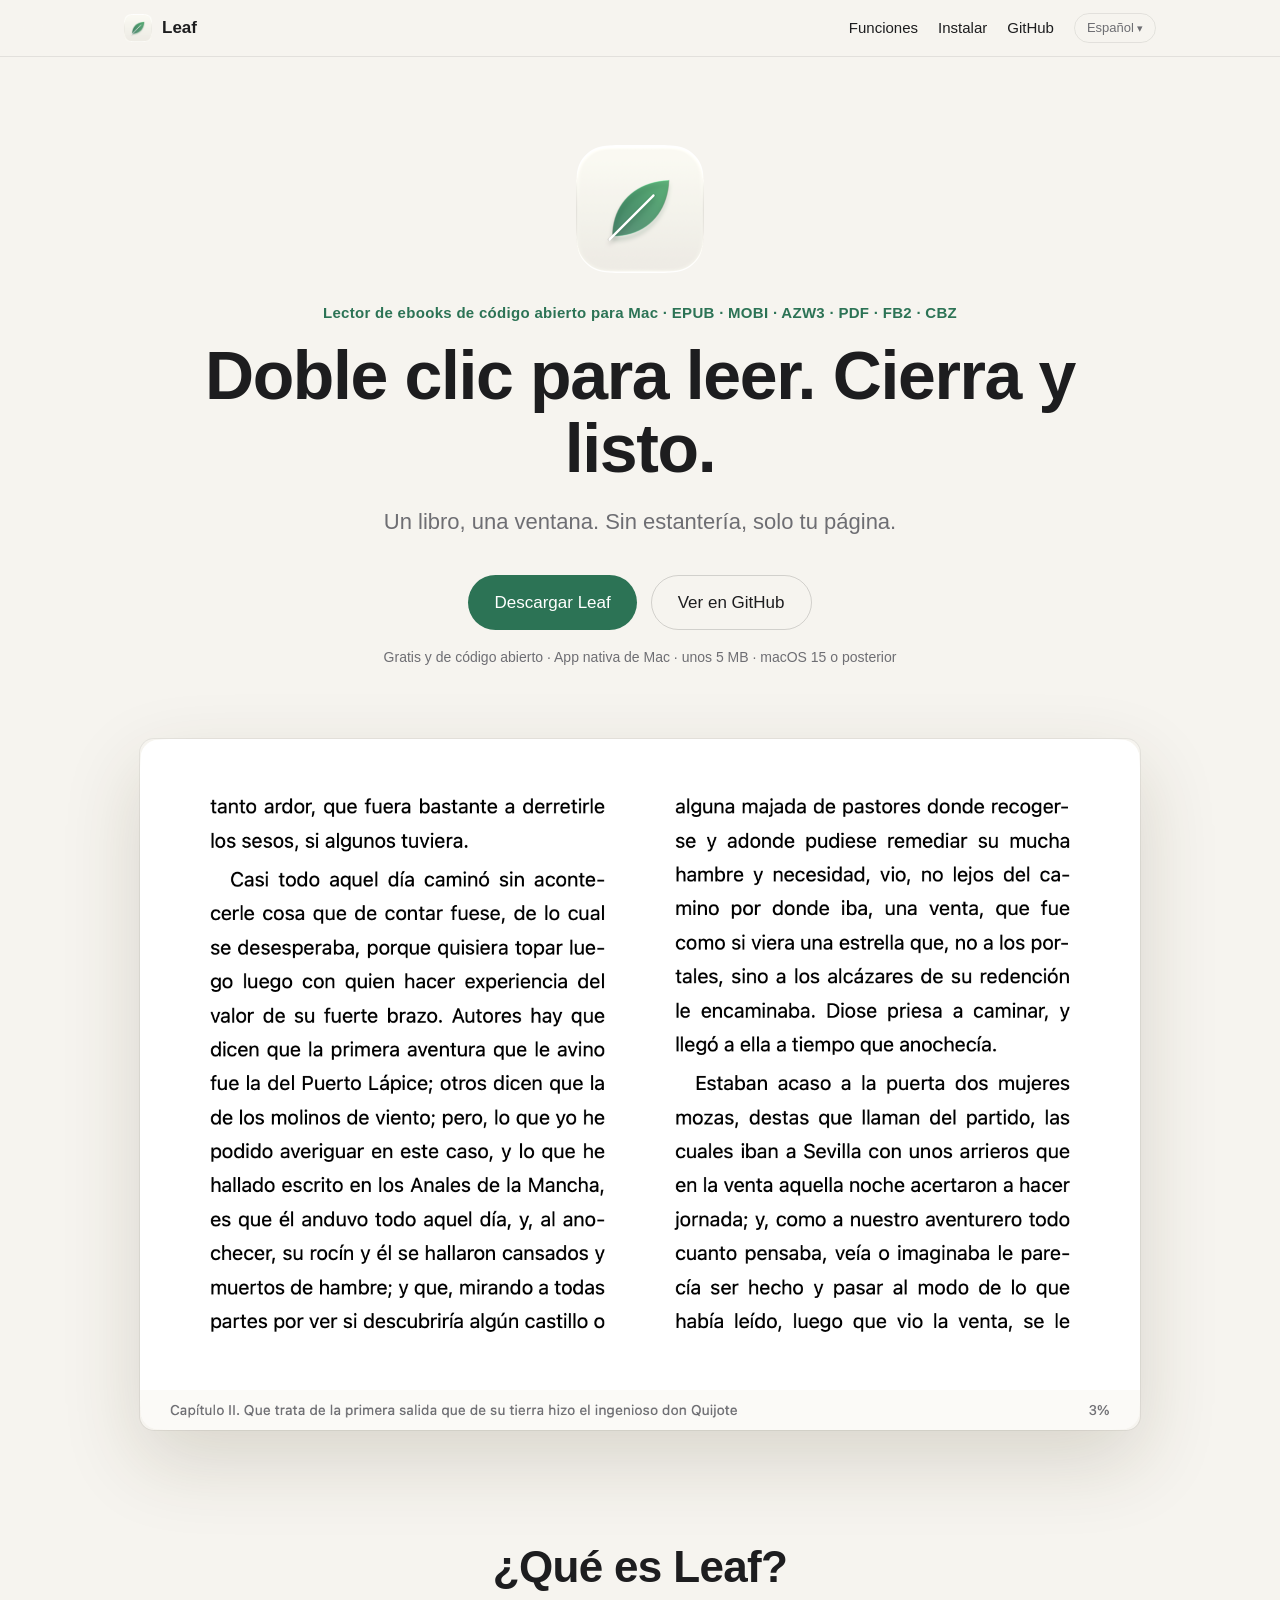
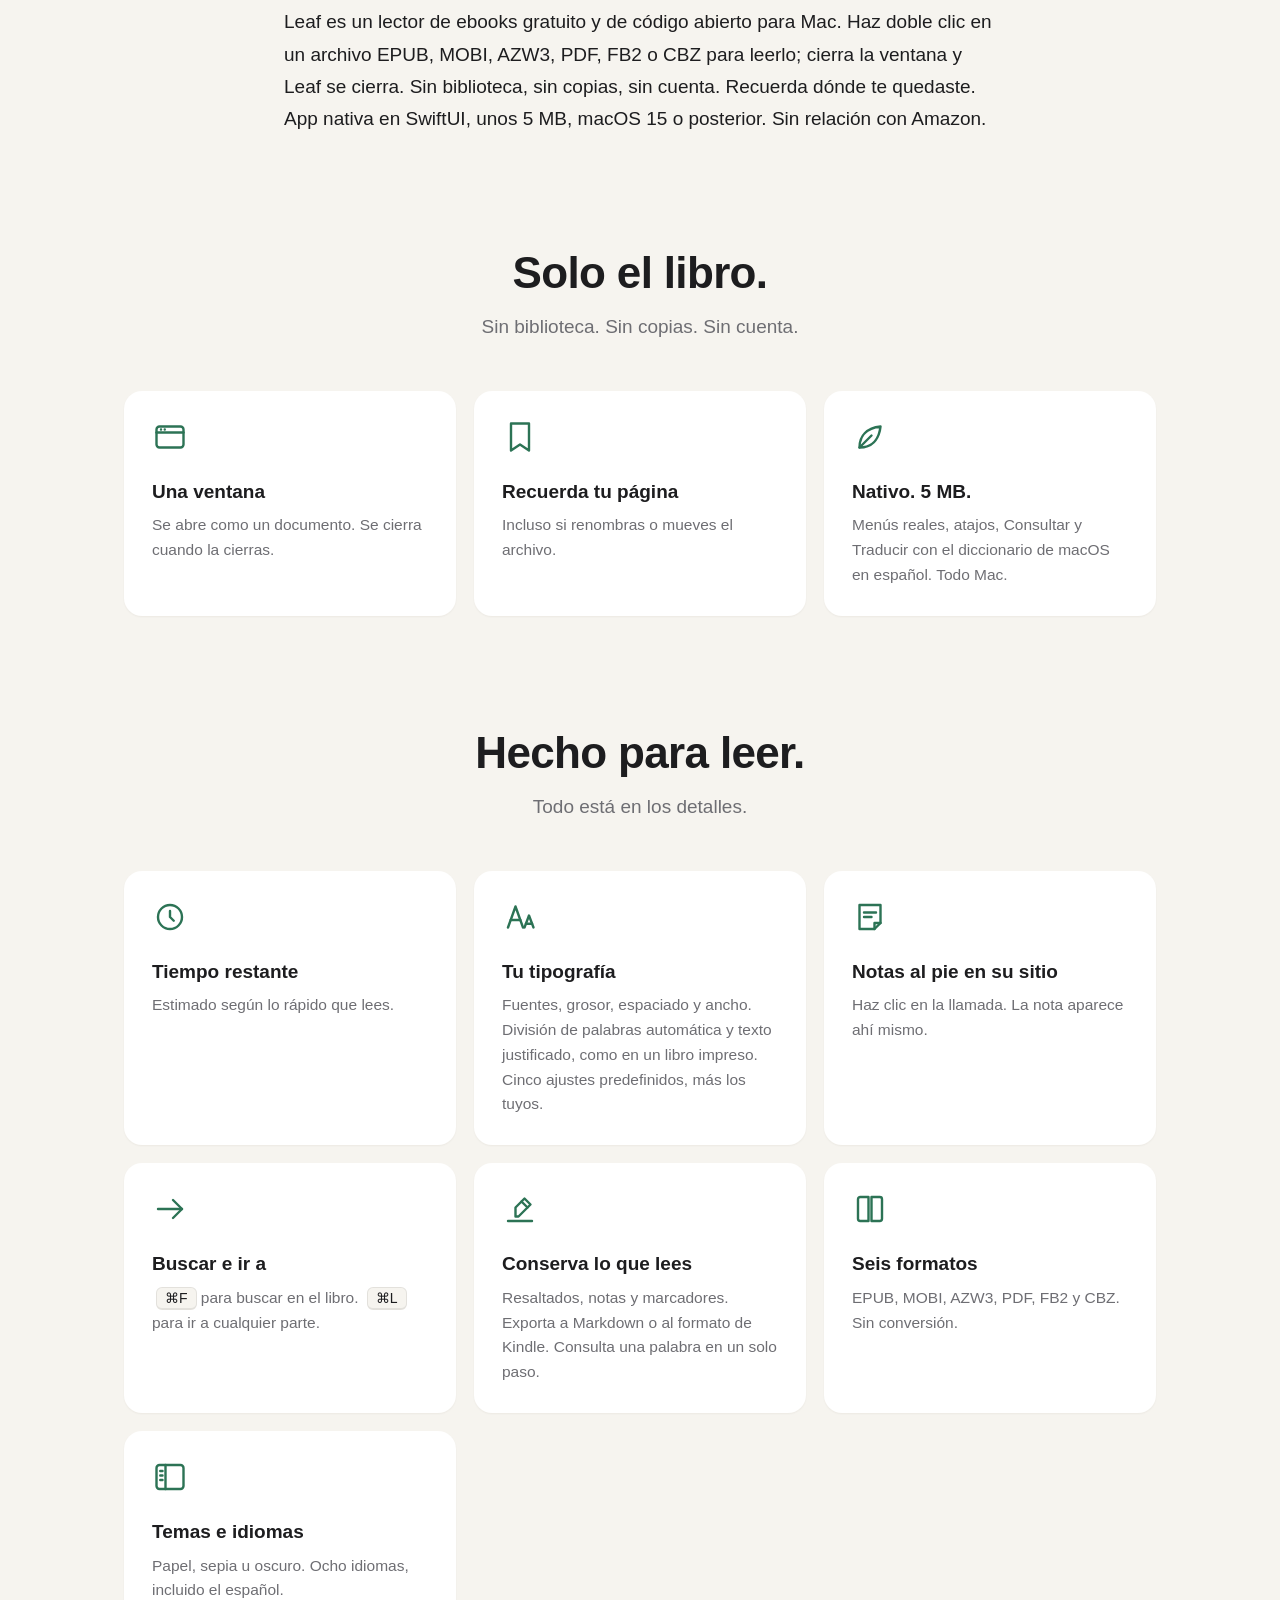
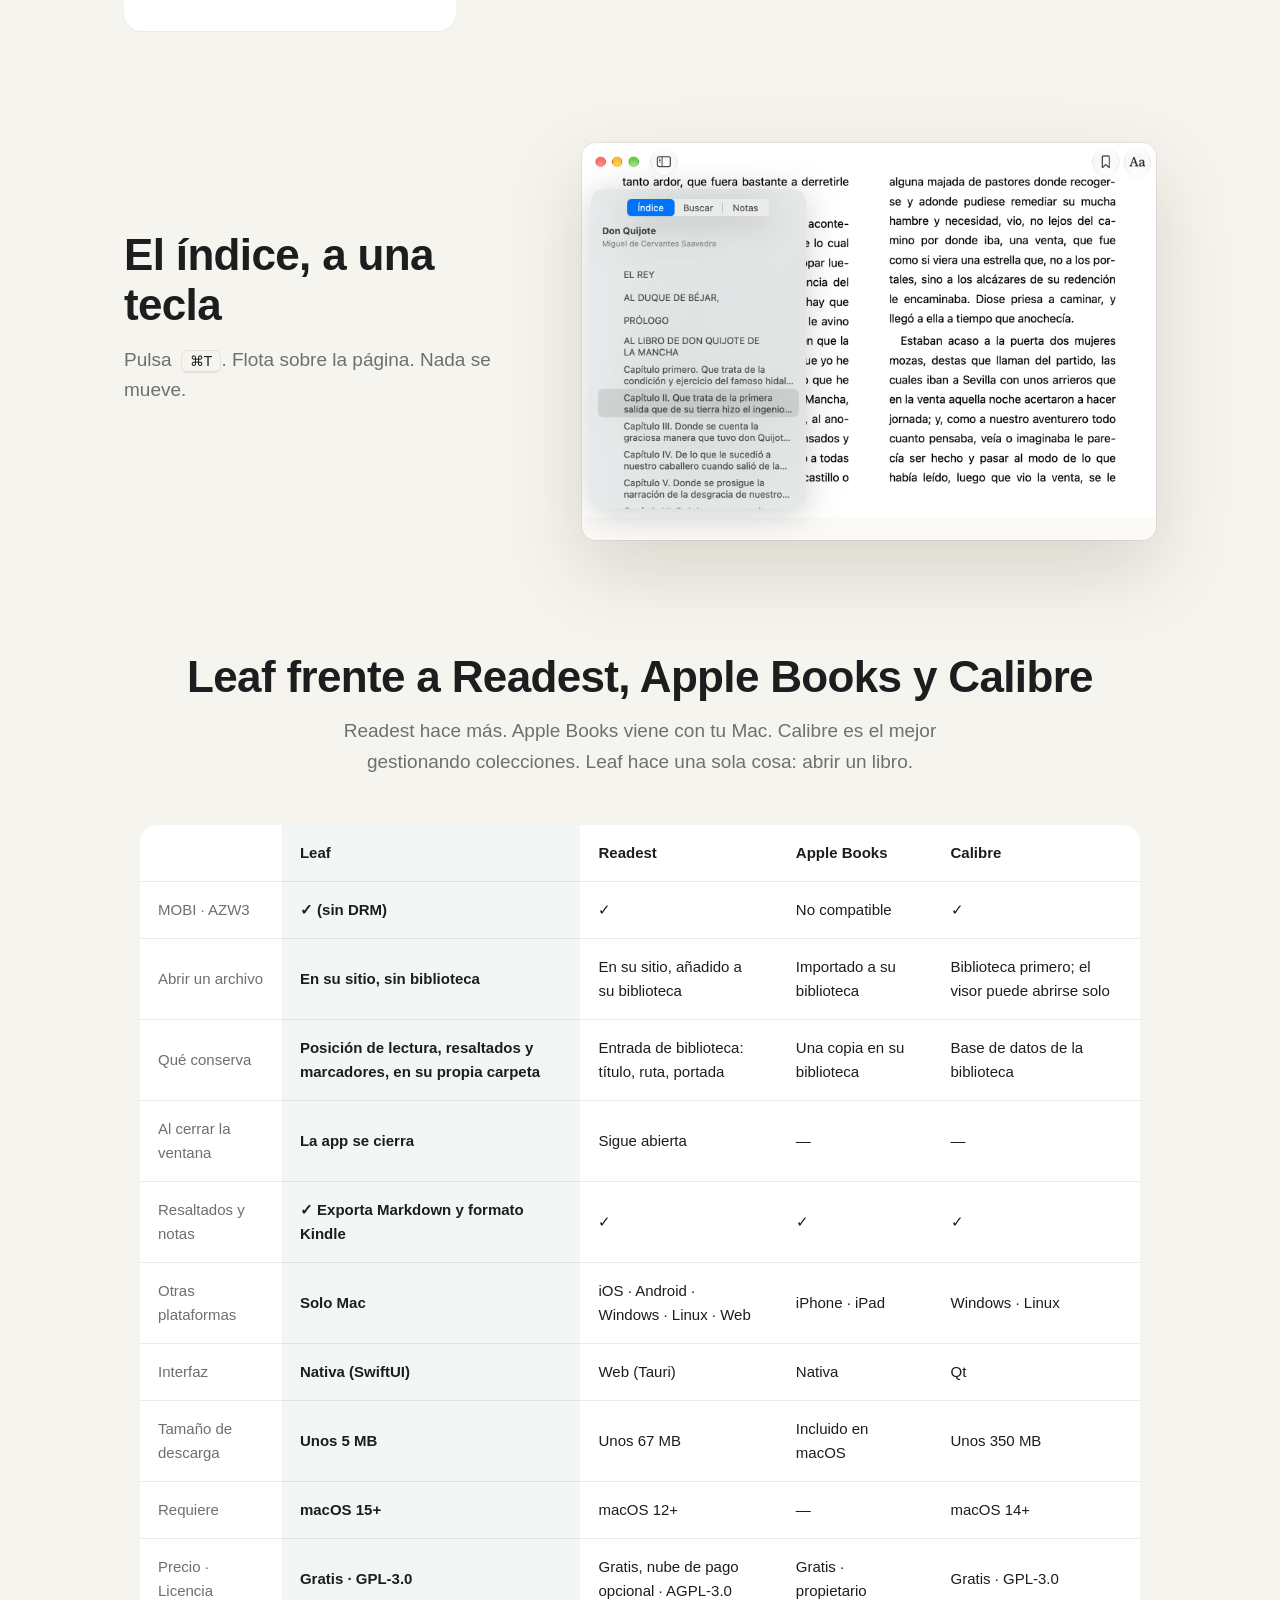
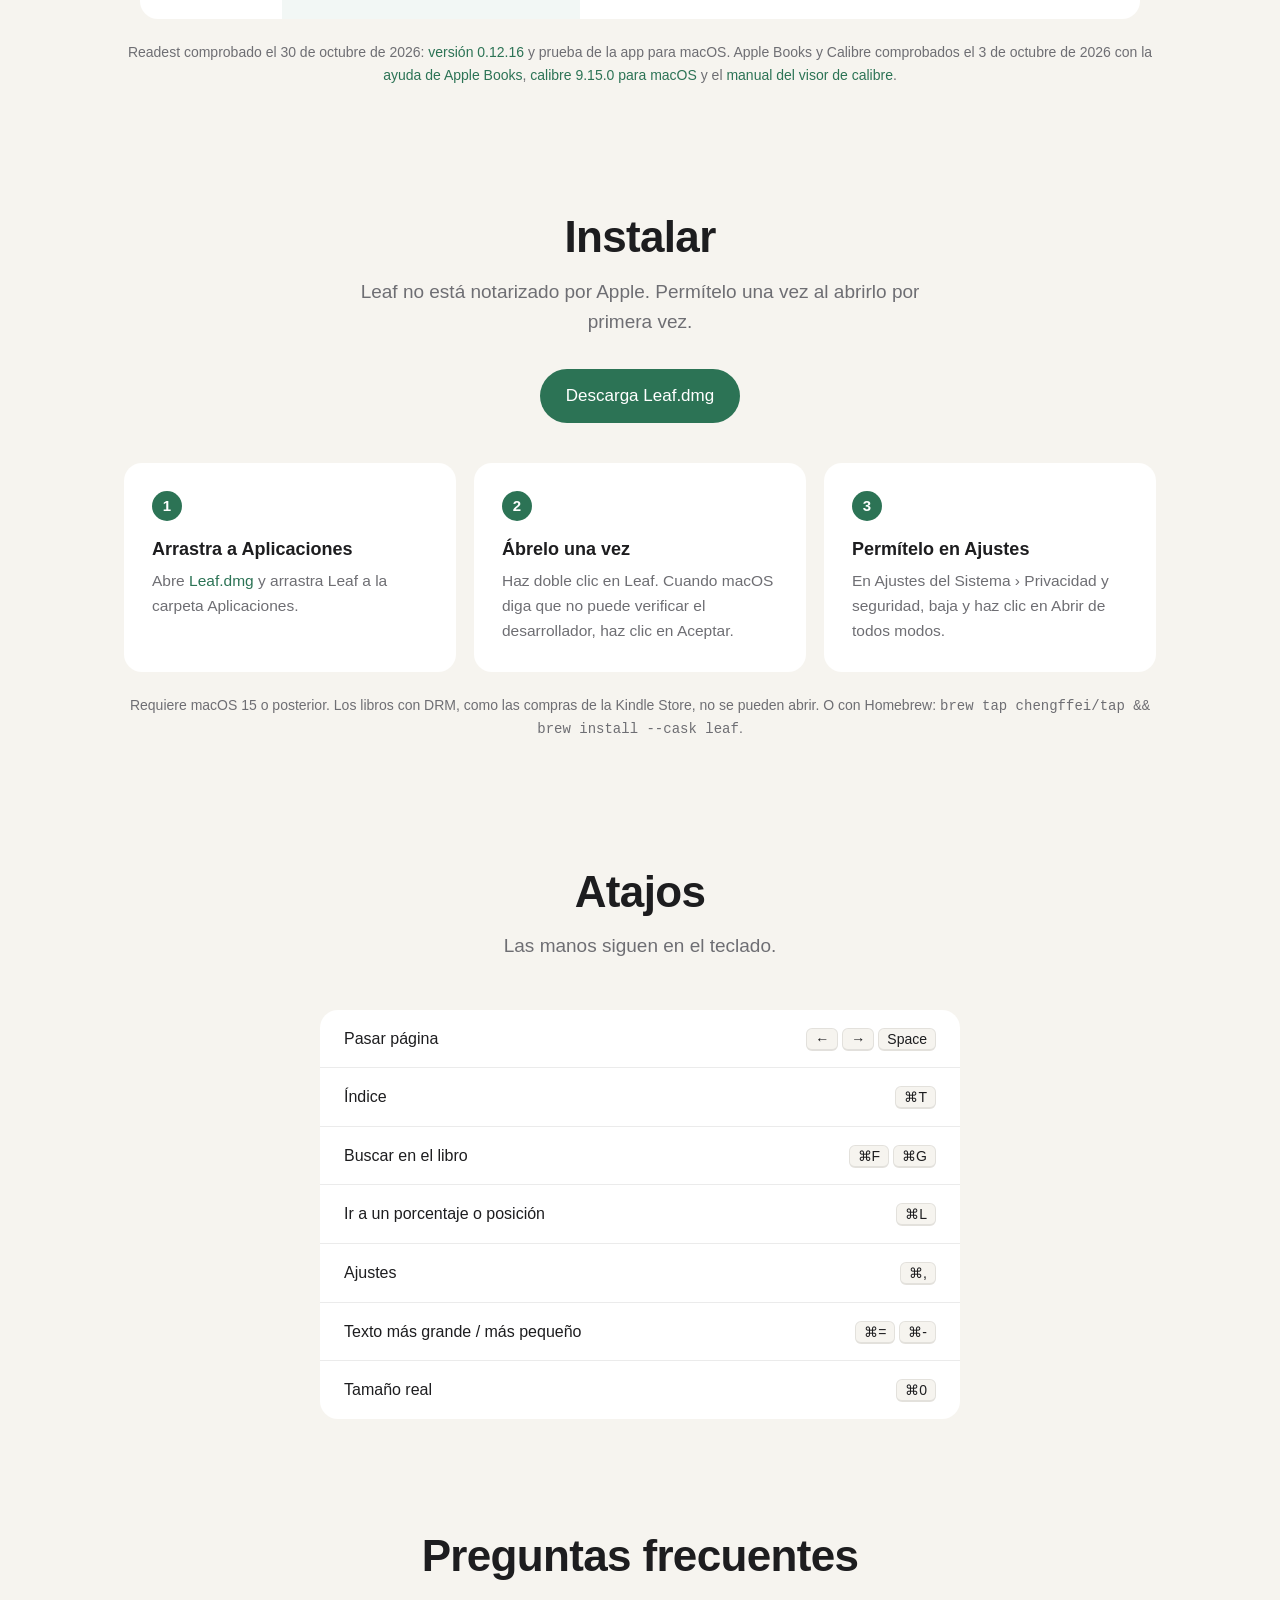
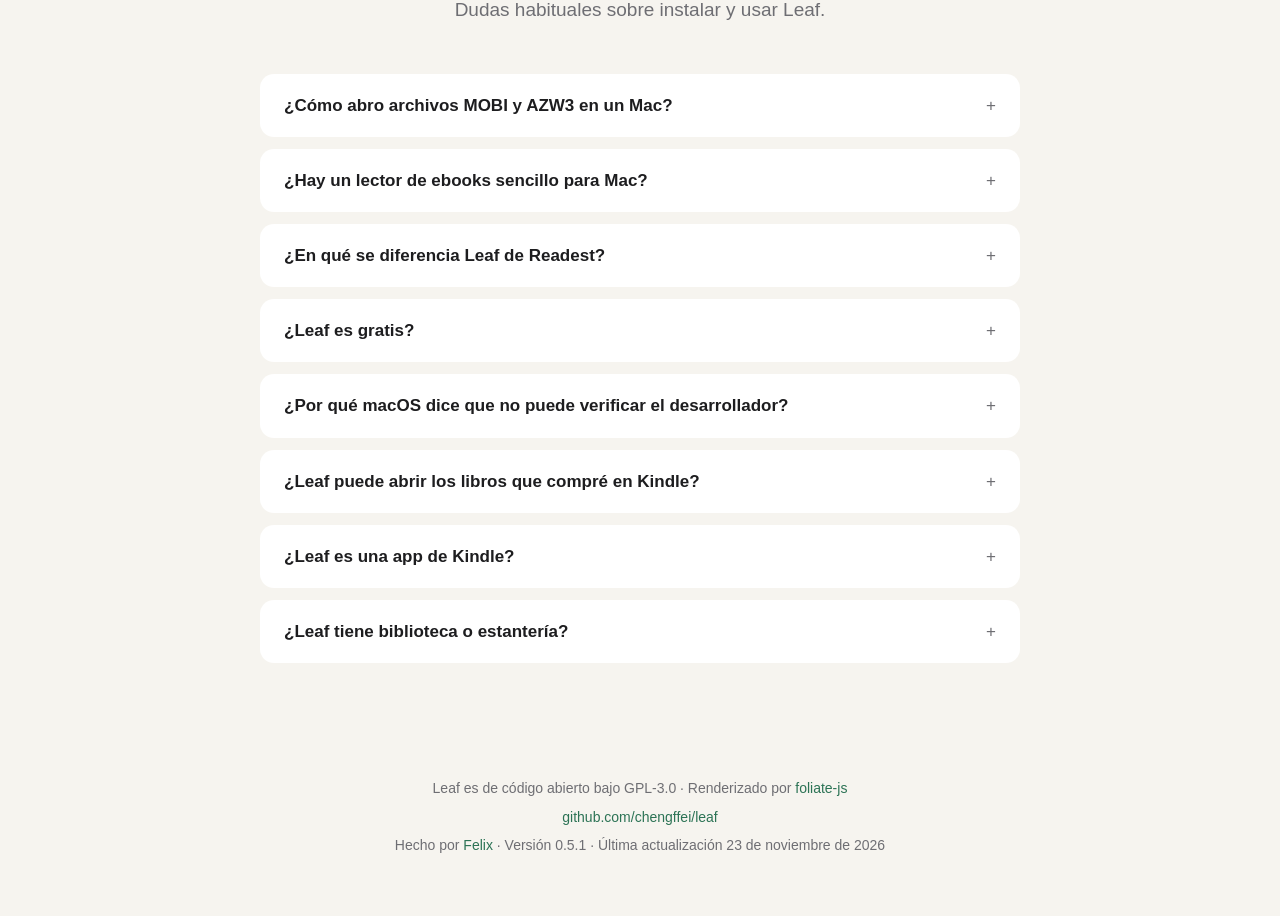
<file: docs/es/index.html>
<!doctype html>
<html lang="es">
<head>
<meta charset="utf-8">
<meta name="viewport" content="width=device-width, initial-scale=1">
<title>Leaf — Lector gratuito de EPUB, MOBI y AZW3 para Mac, sin biblioteca</title>
<meta name="description" content="Lector de ebooks gratuito y de código abierto para Mac. Doble clic en un EPUB, MOBI, AZW3, PDF, FB2 o CBZ para leer; cierra la ventana para salir. Sin biblioteca, sin cuenta. Nativo, unos 5 MB.">
<link rel="canonical" href="https://chengffei.github.io/leaf/es/">
<link rel="alternate" hreflang="en" href="https://chengffei.github.io/leaf/">
<link rel="alternate" hreflang="zh-Hans" href="https://chengffei.github.io/leaf/zh/">
<link rel="alternate" hreflang="zh-Hant" href="https://chengffei.github.io/leaf/zh-hant/">
<link rel="alternate" hreflang="ja" href="https://chengffei.github.io/leaf/ja/">
<link rel="alternate" hreflang="ko" href="https://chengffei.github.io/leaf/ko/">
<link rel="alternate" hreflang="fr" href="https://chengffei.github.io/leaf/fr/">
<link rel="alternate" hreflang="de" href="https://chengffei.github.io/leaf/de/">
<link rel="alternate" hreflang="es" href="https://chengffei.github.io/leaf/es/">
<link rel="alternate" hreflang="x-default" href="https://chengffei.github.io/leaf/">
<link rel="alternate" type="text/plain" title="llms.txt" href="https://chengffei.github.io/leaf/llms.txt">
<meta name="theme-color" content="#f6f4ef">
<meta property="og:type" content="website">
<meta property="og:site_name" content="Leaf">
<meta property="og:url" content="https://chengffei.github.io/leaf/es/">
<meta property="og:title" content="Leaf — Lector gratuito de EPUB, MOBI y AZW3 para Mac, sin biblioteca">
<meta property="og:description" content="Doble clic para leer. Cierra y listo. Un pequeño lector de ebooks nativo para Mac. Gratis y de código abierto.">
<meta property="og:image" content="https://chengffei.github.io/leaf/images/og.png">
<meta property="og:image:width" content="1200">
<meta property="og:image:height" content="630">
<meta property="og:image:alt" content="Leaf showing a book in two-column layout">
<meta property="og:locale" content="es_ES">
<meta property="og:locale:alternate" content="en_US">
<meta property="og:locale:alternate" content="zh_CN">
<meta property="og:locale:alternate" content="zh_TW">
<meta property="og:locale:alternate" content="ja_JP">
<meta property="og:locale:alternate" content="ko_KR">
<meta property="og:locale:alternate" content="fr_FR">
<meta property="og:locale:alternate" content="de_DE">
<meta name="twitter:card" content="summary_large_image">
<meta name="twitter:title" content="Leaf — Lector gratuito de EPUB, MOBI y AZW3 para Mac, sin biblioteca">
<meta name="twitter:description" content="Doble clic para leer. Cierra y listo. Un pequeño lector de ebooks nativo para Mac. Gratis y de código abierto.">
<meta name="twitter:image" content="https://chengffei.github.io/leaf/images/og.png">
<link rel="icon" type="image/png" sizes="64x64" href="../images/favicon.png">
<link rel="apple-touch-icon" href="../images/apple-touch-icon.png">
<script type="application/ld+json">
{
  "@context": "https://schema.org",
  "@type": "SoftwareApplication",
  "name": "Leaf",
  "description": "Lector de ebooks gratuito y de código abierto para Mac: EPUB, MOBI, AZW3, PDF, FB2 y CBZ. Sin biblioteca, sin cuenta.",
  "applicationCategory": "ProductivityApplication",
  "applicationSubCategory": "Ebook reader",
  "operatingSystem": "macOS 15 or later",
  "softwareVersion": "0.5.1",
  "dateModified": "2026-11-23",
  "inLanguage": "es",
  "url": "https://chengffei.github.io/leaf/es/",
  "downloadUrl": "https://github.com/chengffei/leaf/releases/latest/download/Leaf.dmg",
  "fileFormat": [
    "application/epub+zip",
    "application/x-mobipocket-ebook",
    "application/vnd.amazon.mobi8-ebook",
    "application/pdf",
    "application/x-fictionbook+xml",
    "application/vnd.comicbook+zip"
  ],
  "screenshot": "https://chengffei.github.io/leaf/images/reading-es.png",
  "image": "https://chengffei.github.io/leaf/images/icon.png",
  "license": "https://www.gnu.org/licenses/gpl-3.0.html",
  "isAccessibleForFree": true,
  "offers": {
    "@type": "Offer",
    "price": "0",
    "priceCurrency": "USD"
  },
  "author": {
    "@type": "Person",
    "name": "Felix",
    "url": "https://github.com/chengffei"
  },
  "codeRepository": "https://github.com/chengffei/leaf"
}
</script>
<script type="application/ld+json">
{
  "@context": "https://schema.org",
  "@type": "FAQPage",
  "inLanguage": "es",
  "mainEntity": [
    {
      "@type": "Question",
      "name": "¿Cómo abro archivos MOBI y AZW3 en un Mac?",
      "acceptedAnswer": {
        "@type": "Answer",
        "text": "Instala Leaf y haz doble clic en el archivo en el Finder, o haz clic derecho y elige Abrir con › Leaf. El archivo debe estar sin DRM."
      }
    },
    {
      "@type": "Question",
      "name": "¿Hay un lector de ebooks sencillo para Mac?",
      "acceptedAnswer": {
        "@type": "Answer",
        "text": "Leaf abre archivos EPUB, MOBI y AZW3 sin DRM, además de PDF, FB2 y CBZ, cada uno en su ventana. Muestra el tiempo restante según tu velocidad de lectura, números de posición, ajustes tipográficos, notas al pie en su sitio y búsqueda en el libro; puedes resaltar, tomar notas, marcar páginas y exportarlo todo. Cierra la ventana y se cierra. Sin tienda, sin cuenta."
      }
    },
    {
      "@type": "Question",
      "name": "¿En qué se diferencia Leaf de Readest?",
      "acceptedAnswer": {
        "@type": "Answer",
        "text": "Readest es multiplataforma, con biblioteca, sincronización y lectura en voz alta. Leaf es solo para Mac y hace menos a propósito: sin biblioteca, sin sincronización, y se cierra al cerrar el libro. Guarda tu posición, resaltados y marcadores en su propia carpeta, nunca en el archivo del libro. Unos 5 MB frente a 67 MB."
      }
    },
    {
      "@type": "Question",
      "name": "¿Leaf es gratis?",
      "acceptedAnswer": {
        "@type": "Answer",
        "text": "Sí. Leaf es gratuito y de código abierto bajo la GPL-3.0."
      }
    },
    {
      "@type": "Question",
      "name": "¿Por qué macOS dice que no puede verificar el desarrollador?",
      "acceptedAnswer": {
        "@type": "Answer",
        "text": "Leaf no está notarizado por Apple. Ábrelo una vez, cierra el aviso y ve a Ajustes del Sistema › Privacidad y seguridad y haz clic en Abrir de todos modos. Solo hace falta una vez."
      }
    },
    {
      "@type": "Question",
      "name": "¿Leaf puede abrir los libros que compré en Kindle?",
      "acceptedAnswer": {
        "@type": "Answer",
        "text": "Solo archivos sin DRM. Los libros comprados en la Kindle Store suelen tener DRM y Leaf no puede abrirlos."
      }
    },
    {
      "@type": "Question",
      "name": "¿Leaf es una app de Kindle?",
      "acceptedAnswer": {
        "@type": "Answer",
        "text": "No. Leaf es un proyecto independiente de código abierto, sin relación con Amazon. Abre archivos EPUB, MOBI y AZW3 sin DRM en tu Mac, sin tienda ni cuenta."
      }
    },
    {
      "@type": "Question",
      "name": "¿Leaf tiene biblioteca o estantería?",
      "acceptedAnswer": {
        "@type": "Answer",
        "text": "No. Leaf abre los libros donde están, sin importarlos ni copiarlos. Leaf solo guarda dónde te quedaste en cada libro; como cualquier app de documentos de Mac, macOS muestra los archivos recientes en Archivo › Abrir reciente."
      }
    }
  ]
}
</script>
<style>
  :root {
    --paper: #f6f4ef;
    --card: #ffffff;
    --ink: #1d1d1f;
    --muted: #6e6e73;
    --line: rgba(0, 0, 0, .08);
    --green: #2c7355;
    --green-hover: #245f46;
    --radius: 18px;
    color-scheme: light;
  }
  * { box-sizing: border-box; }
  html { -webkit-text-size-adjust: 100%; }
  body {
    margin: 0;
    background: var(--paper);
    color: var(--ink);
    font: 17px/1.6 -apple-system, BlinkMacSystemFont, "SF Pro Text", "PingFang SC", "Helvetica Neue", sans-serif;
    -webkit-font-smoothing: antialiased;
  }
  a { color: var(--green); text-decoration: none; }
  a:hover { text-decoration: underline; }
  img { max-width: 100%; height: auto; display: block; }


  .wrap { max-width: 1080px; margin: 0 auto; padding: 0 24px; }

  nav {
    position: sticky; top: 0; z-index: 10;
    background: rgba(246, 244, 239, .82);
    -webkit-backdrop-filter: saturate(180%) blur(20px);
    backdrop-filter: saturate(180%) blur(20px);
    border-bottom: 1px solid var(--line);
  }
  nav .wrap { display: flex; align-items: center; justify-content: space-between; height: 56px; }
  .brand { display: flex; align-items: center; gap: 10px; font-weight: 600; color: var(--ink); }
  .brand:hover { text-decoration: none; }
  .brand img { width: 28px; height: 28px; }
  .nav-links { display: flex; align-items: center; gap: 20px; font-size: 15px; }
  .nav-links a { color: var(--ink); }
  .lang-toggle {
    display: inline-block; text-decoration: none;
    font: inherit; font-size: 13px; color: var(--muted);
    background: none; border: 1px solid var(--line); border-radius: 999px;
    padding: 4px 12px; cursor: pointer;
  }
  .lang-toggle:hover { color: var(--ink); border-color: rgba(0,0,0,.18); }
  /* 语言菜单：<details> 下拉，不靠 JS；当前语言作标题 */
  .langs { position: relative; }
  .langs summary { list-style: none; }
  .langs summary::-webkit-details-marker { display: none; }
  .langs summary::after { content: " ▾"; font-size: 11px; }
  .langs-menu {
    position: absolute; right: 0; top: calc(100% + 8px); z-index: 20; min-width: 140px;
    display: flex; flex-direction: column; padding: 6px;
    background: #fff; border: 1px solid var(--line); border-radius: 12px;
    box-shadow: 0 10px 32px rgba(0,0,0,.12);
  }
  .langs-menu a { display: block; padding: 7px 12px; border-radius: 8px; font-size: 14px; white-space: nowrap; }
  .langs-menu a:hover { background: var(--alt, #f5f5f7); text-decoration: none; }

  .hero { text-align: center; padding: 88px 24px 56px; }
  .hero .icon { width: 128px; height: 128px; margin: 0 auto 28px; }
  .narrow { max-width: 760px; }
  .definition { font-size: 19px; line-height: 1.7; margin: 0; text-align: left; }
  .table-scroll { overflow-x: auto; }
  table.compare { max-width: 1000px; }
  table.compare th { padding: 16px 24px; text-align: left; font-size: 15px; border-bottom: 1px solid var(--line); }
  table.compare td { text-align: left; color: var(--ink); font-size: 15px; }
  table.compare td:first-child { color: var(--muted); }
  table.compare th:nth-child(2), table.compare td:nth-child(2) { background: rgba(44, 115, 85, .06); font-weight: 600; }
  table.compare th, table.compare td { padding-left: 18px; padding-right: 18px; }
  .eyebrow { margin: 0 0 14px; font-size: 15px; font-weight: 600; letter-spacing: .02em; color: var(--green); }
  .faq { max-width: 760px; margin: 0 auto; }
  .faq details { background: var(--card); border-radius: 14px; padding: 18px 24px; margin-bottom: 12px; }
  .faq summary { cursor: pointer; font-weight: 600; font-size: 17px; list-style: none; }
  .faq summary::-webkit-details-marker { display: none; }
  .faq summary::after { content: "+"; float: right; color: var(--muted); font-weight: 400; }
  .faq details[open] summary::after { content: "–"; }
  .faq p { margin: 10px 0 0; color: var(--muted); font-size: 16px; }
  h1 {
    font-size: clamp(40px, 7vw, 68px); line-height: 1.08; letter-spacing: -.02em;
    margin: 0 0 18px; font-weight: 700;
  }
  .lead { font-size: clamp(18px, 2.4vw, 22px); color: var(--muted); margin: 0 auto 36px; max-width: 640px; }
  .actions { display: flex; gap: 14px; justify-content: center; flex-wrap: wrap; }
  .btn {
    display: inline-flex; align-items: center; gap: 8px;
    padding: 13px 26px; border-radius: 999px; font-size: 17px; font-weight: 500;
  }
  .btn:hover { text-decoration: none; }
  .btn-primary { background: var(--green); color: #fff; }
  .btn-primary:hover { background: var(--green-hover); }
  .btn-secondary { color: var(--ink); border: 1px solid rgba(0,0,0,.15); }
  .btn-secondary:hover { background: rgba(0,0,0,.03); }
  .meta { margin-top: 16px; font-size: 14px; color: var(--muted); }

  .shot {
    margin: 0 auto; max-width: 1000px;
    border-radius: 14px; overflow: hidden;
    box-shadow: 0 30px 80px rgba(60, 48, 20, .16), 0 0 0 1px rgba(0,0,0,.06);
    background: transparent; /* 截图自带窗口圆角（透明角） */
  }

  section.wrap { padding-top: 112px; }
  h2 {
    font-size: clamp(30px, 4.4vw, 44px); line-height: 1.15; letter-spacing: -.015em;
    margin: 0 0 14px; text-align: center; font-weight: 700;
  }
  .section-lead { text-align: center; color: var(--muted); margin: 0 auto 48px; max-width: 620px; font-size: 19px; }

  .grid { display: grid; grid-template-columns: repeat(3, 1fr); gap: 18px; }
  .card {
    background: var(--card); border-radius: var(--radius); padding: 28px;
    box-shadow: 0 1px 2px rgba(60, 48, 20, .05);
  }
  .card .glyph { width: 36px; height: 36px; color: var(--green); margin-bottom: 14px; }
  .card h3 { margin: 0 0 6px; font-size: 19px; }
  .card p { margin: 0; color: var(--muted); font-size: 15.5px; }

  .split { display: grid; grid-template-columns: 1fr 1.4fr; gap: 48px; align-items: center; }
  .split h2, .split .section-lead { text-align: left; margin-left: 0; }

  .steps { counter-reset: step; display: grid; grid-template-columns: repeat(3, 1fr); gap: 18px; }
  .step { background: var(--card); border-radius: var(--radius); padding: 28px; position: relative; }
  .step::before {
    counter-increment: step; content: counter(step);
    display: grid; place-items: center; width: 30px; height: 30px; border-radius: 50%;
    background: var(--green); color: #fff; font-weight: 600; font-size: 15px; margin-bottom: 14px;
  }
  .step h3 { margin: 0 0 6px; font-size: 18px; }
  .step p { margin: 0; color: var(--muted); font-size: 15.5px; }
  .install-download { margin: -16px 0 40px; }
  .note { text-align: center; color: var(--muted); font-size: 14px; margin-top: 22px; }

  table { width: 100%; max-width: 640px; margin: 0 auto; border-collapse: collapse; background: var(--card); border-radius: var(--radius); overflow: hidden; }
  td { padding: 16px 24px; border-bottom: 1px solid var(--line); font-size: 16px; }
  tr:last-child td { border-bottom: none; }
  td:last-child { text-align: right; color: var(--muted); }
  kbd {
    font: 500 14px -apple-system, BlinkMacSystemFont, sans-serif; color: var(--ink);
    background: var(--paper); border: 1px solid var(--line); border-bottom-width: 2px;
    border-radius: 6px; padding: 2px 8px; margin-left: 4px;
  }

  footer.wrap { padding-top: 96px; padding-bottom: 56px; text-align: center; color: var(--muted); font-size: 14px; }
  footer p { margin: 6px 0; }

  @media (max-width: 820px) {
    .grid, .steps { grid-template-columns: 1fr; }
    .split { grid-template-columns: 1fr; gap: 28px; }
    .split h2, .split .section-lead { text-align: center; margin-left: auto; }
    .hero { padding: 56px 24px 40px; }
    section.wrap { padding-top: 80px; }
    .nav-links .hide-sm { display: none; }
    td { padding: 14px 16px; }
  }
</style>
</head>
<body>

<nav>
  <div class="wrap">
    <a class="brand" href="#"><img src="../images/favicon.png" width="28" height="28" alt="">Leaf</a>
    <div class="nav-links">
      <a class="hide-sm" href="#features">Funciones</a>
      <a class="hide-sm" href="#install">Instalar</a>
      <a href="https://github.com/chengffei/leaf">GitHub</a>
      <details class="langs"><summary class="lang-toggle" aria-label="Language">Español</summary><div class="langs-menu"><a href="../" hreflang="en" lang="en">English</a><a href="../zh/" hreflang="zh-Hans" lang="zh-Hans">简体中文</a><a href="../zh-hant/" hreflang="zh-Hant" lang="zh-Hant">繁體中文</a><a href="../ja/" hreflang="ja" lang="ja">日本語</a><a href="../ko/" hreflang="ko" lang="ko">한국어</a><a href="../fr/" hreflang="fr" lang="fr">Français</a><a href="../de/" hreflang="de" lang="de">Deutsch</a></div></details>
    </div>
  </div>
</nav>

<header class="hero wrap">
  <img class="icon" src="../images/icon-256.png" width="128" height="128" alt="Leaf app icon">
  <p class="eyebrow">Lector de ebooks de código abierto para Mac · EPUB · MOBI · AZW3 · PDF · FB2 · CBZ</p>
  <h1>Doble clic para leer. Cierra y listo.</h1>
  <p class="lead">
    
    Un libro, una ventana. Sin estantería, solo tu página.
  </p>
  <div class="actions">
    <a class="btn btn-primary" href="https://github.com/chengffei/leaf/releases/latest/download/Leaf.dmg">
      Descargar Leaf
    </a>
    <a class="btn btn-secondary" href="https://github.com/chengffei/leaf">
      Ver en GitHub
    </a>
  </div>
  <p class="meta">
    
    Gratis y de código abierto · App nativa de Mac · unos 5 MB · macOS 15 o posterior
  </p>
</header>

<div class="wrap">
  <div class="shot">
    <img src="../images/reading-es.png" width="1600" height="1106" alt="Leaf leyendo Don Quijote de Cervantes en Mac, a dos columnas" loading="eager">
  </div>
</div>

<section id="about" class="wrap narrow">
  <h2>¿Qué es Leaf?</h2>
  <p class="definition">
    Leaf es un lector de ebooks gratuito y de código abierto para Mac. Haz doble clic en un archivo EPUB, MOBI, AZW3, PDF, FB2 o CBZ para leerlo; cierra la ventana y Leaf se cierra. Sin biblioteca, sin copias, sin cuenta. Recuerda dónde te quedaste. App nativa en SwiftUI, unos 5 MB, macOS 15 o posterior. Sin relación con Amazon.
    
  </p>
</section>

<section id="features" class="wrap">
  <h2>Solo el libro.</h2>
  <p class="section-lead">
    
    Sin biblioteca. Sin copias. Sin cuenta.
  </p>
  <div class="grid">
    <div class="card">
      <svg class="glyph" viewBox="0 0 24 24" fill="none" stroke="currentColor" stroke-width="1.6" stroke-linecap="round" stroke-linejoin="round"><rect x="3" y="5" width="18" height="14" rx="2"/><path d="M3 9h18"/><path d="M6 7h.01M8.5 7h.01"/></svg>
      <h3>Una ventana</h3>
      <p>Se abre como un documento. Se cierra cuando la cierras.</p>
    </div>
    <div class="card">
      <svg class="glyph" viewBox="0 0 24 24" fill="none" stroke="currentColor" stroke-width="1.6" stroke-linecap="round" stroke-linejoin="round"><path d="M6 3h12v18l-6-4-6 4z"/></svg>
      <h3>Recuerda tu página</h3>
      <p>Incluso si renombras o mueves el archivo.</p>
    </div>
    <div class="card">
      <svg class="glyph" viewBox="0 0 24 24" fill="none" stroke="currentColor" stroke-width="1.6" stroke-linecap="round" stroke-linejoin="round"><path d="M5 19c0-8 5-13 14-14-1 9-6 14-14 14z"/><path d="M5 19 13 11"/></svg>
      <h3>Nativo. 5 MB.</h3>
      <p>Menús reales, atajos, Consultar y Traducir con el diccionario de macOS en español. Todo Mac.</p>
    </div>
  </div>
</section>

<section id="reading" class="wrap">
  <h2>Hecho para leer.</h2>
  <p class="section-lead">
    
    Todo está en los detalles.
  </p>
  <div class="grid">
    <div class="card">
      <svg class="glyph" viewBox="0 0 24 24" fill="none" stroke="currentColor" stroke-width="1.6" stroke-linecap="round" stroke-linejoin="round"><circle cx="12" cy="12" r="8"/><path d="M12 8v4l2.5 2.5"/></svg>
      <h3>Tiempo restante</h3>
      <p>Estimado según lo rápido que lees.</p>
    </div>
    <div class="card">
      <svg class="glyph" viewBox="0 0 24 24" fill="none" stroke="currentColor" stroke-width="1.6" stroke-linecap="round" stroke-linejoin="round"><path d="M4 19 9 5l5 14"/><path d="M5.8 14h6.4"/><path d="M15 19l3-8 3 8"/><path d="M16 16.5h4"/></svg>
      <h3>Tu tipografía</h3>
      <p>Fuentes, grosor, espaciado y ancho. División de palabras automática y texto justificado, como en un libro impreso. Cinco ajustes predefinidos, más los tuyos.</p>
    </div>
    <div class="card">
      <svg class="glyph" viewBox="0 0 24 24" fill="none" stroke="currentColor" stroke-width="1.6" stroke-linecap="round" stroke-linejoin="round"><path d="M5 4h14v12l-4 4H5z"/><path d="M15 20v-4h4"/><path d="M8 9h8M8 12h5"/></svg>
      <h3>Notas al pie en su sitio</h3>
      <p>Haz clic en la llamada. La nota aparece ahí mismo.</p>
    </div>
    <div class="card">
      <svg class="glyph" viewBox="0 0 24 24" fill="none" stroke="currentColor" stroke-width="1.6" stroke-linecap="round" stroke-linejoin="round"><path d="M4 12h16"/><path d="M14 6l6 6-6 6"/></svg>
      <h3>Buscar e ir a</h3>
      <p><kbd>⌘F</kbd> para buscar en el libro. <kbd>⌘L</kbd> para ir a cualquier parte.</p>
    </div>
    <div class="card">
      <svg class="glyph" viewBox="0 0 24 24" fill="none" stroke="currentColor" stroke-width="1.6" stroke-linecap="round" stroke-linejoin="round"><path d="M9 11l4-4 4 4-6 6H9z"/><path d="M13 7l2-2 4 4-2 2"/><path d="M4 20h16"/></svg>
      <h3>Conserva lo que lees</h3>
      <p>Resaltados, notas y marcadores. Exporta a Markdown o al formato de Kindle. Consulta una palabra en un solo paso.</p>
    </div>
    <div class="card">
      <svg class="glyph" viewBox="0 0 24 24" fill="none" stroke="currentColor" stroke-width="1.6" stroke-linecap="round" stroke-linejoin="round"><path d="M4 5.5A1.5 1.5 0 0 1 5.5 4H11v16H5.5A1.5 1.5 0 0 1 4 18.5z"/><path d="M20 5.5A1.5 1.5 0 0 0 18.5 4H13v16h5.5a1.5 1.5 0 0 0 1.5-1.5z"/></svg>
      <h3>Seis formatos</h3>
      <p>EPUB, MOBI, AZW3, PDF, FB2 y CBZ. Sin conversión.</p>
    </div>
    <div class="card">
      <svg class="glyph" viewBox="0 0 24 24" fill="none" stroke="currentColor" stroke-width="1.6" stroke-linecap="round" stroke-linejoin="round"><rect x="3" y="4" width="18" height="16" rx="2"/><path d="M9 4v16"/><path d="M5.5 8h1.5M5.5 11h1.5M5.5 14h1.5"/></svg>
      <h3>Temas e idiomas</h3>
      <p>Papel, sepia u oscuro. Ocho idiomas, incluido el español.</p>
    </div>
  </div>
</section>

<section class="wrap">
  <div class="split">
    <div>
      <h2>El índice, a una tecla</h2>
      <p class="section-lead">
        
        Pulsa <kbd>⌘T</kbd>. Flota sobre la página. Nada se mueve.
      </p>
    </div>
    <div class="shot">
      <img src="../images/toc-es.png" width="1600" height="1106" alt="El panel de índice de Leaf, Don Quijote" loading="lazy">
    </div>
  </div>
</section>

<section id="compare" class="wrap">
  <h2>Leaf frente a Readest, Apple Books y Calibre</h2>
  <p class="section-lead">
    Readest hace más. Apple Books viene con tu Mac. Calibre es el mejor gestionando colecciones. Leaf hace una sola cosa: abrir un libro.
    
  </p>
  <div class="table-scroll">
  <table class="compare">
    <thead><tr><th></th><th>Leaf</th><th>Readest</th><th>Apple Books</th><th>Calibre</th></tr></thead>
    <tbody>
      <tr><td>MOBI · AZW3</td><td>✓ (sin DRM)</td><td>✓</td><td>No compatible</td><td>✓</td></tr>
      <tr><td>Abrir un archivo</td><td>En su sitio, sin biblioteca</td><td>En su sitio, añadido a su biblioteca</td><td>Importado a su biblioteca</td><td>Biblioteca primero; el visor puede abrirse solo</td></tr>
      <tr><td>Qué conserva</td><td>Posición de lectura, resaltados y marcadores, en su propia carpeta</td><td>Entrada de biblioteca: título, ruta, portada</td><td>Una copia en su biblioteca</td><td>Base de datos de la biblioteca</td></tr>
      <tr><td>Al cerrar la ventana</td><td>La app se cierra</td><td>Sigue abierta</td><td>—</td><td>—</td></tr>
      <tr><td>Resaltados y notas</td><td>✓ Exporta Markdown y formato Kindle</td><td>✓</td><td>✓</td><td>✓</td></tr>
      <tr><td>Otras plataformas</td><td>Solo Mac</td><td>iOS · Android · Windows · Linux · Web</td><td>iPhone · iPad</td><td>Windows · Linux</td></tr>
      <tr><td>Interfaz</td><td>Nativa (SwiftUI)</td><td>Web (Tauri)</td><td>Nativa</td><td>Qt</td></tr>
      <tr><td>Tamaño de descarga</td><td>Unos 5 MB</td><td>Unos 67 MB</td><td>Incluido en macOS</td><td>Unos 350 MB</td></tr>
      <tr><td>Requiere</td><td>macOS 15+</td><td>macOS 12+</td><td>—</td><td>macOS 14+</td></tr>
      <tr><td>Precio · Licencia</td><td>Gratis · GPL-3.0</td><td>Gratis, nube de pago opcional · AGPL-3.0</td><td>Gratis · propietario</td><td>Gratis · GPL-3.0</td></tr>
    </tbody>
  </table>
  </div>
  <p class="note">
    Readest comprobado el 30 de octubre de 2026: <a href="https://github.com/readest/readest/releases">versión 0.12.16</a> y prueba de la app para macOS. Apple Books y Calibre comprobados el 3 de octubre de 2026 con la <a href="https://support.apple.com/guide/books/import-books-audiobooks-or-pdfs-ibkseed72068/mac">ayuda de Apple Books</a>, <a href="https://calibre-ebook.com/download_osx">calibre 9.15.0 para macOS</a> y el <a href="https://manual.calibre-ebook.com/viewer.html">manual del visor de calibre</a>.
    
  </p>
</section>

<section id="install" class="wrap">
  <h2>Instalar</h2>
  <p class="section-lead">
    
    Leaf no está notarizado por Apple. Permítelo una vez al abrirlo por primera vez.
  </p>
  <div class="actions install-download">
    <a class="btn btn-primary" href="https://github.com/chengffei/leaf/releases/latest/download/Leaf.dmg">
      Descarga Leaf.dmg
    </a>
  </div>
  <div class="steps">
    <div class="step">
      <h3>Arrastra a Aplicaciones</h3>
      <p>Abre <a href="https://github.com/chengffei/leaf/releases/latest/download/Leaf.dmg">Leaf.dmg</a> y arrastra Leaf a la carpeta Aplicaciones.</p>
    </div>
    <div class="step">
      <h3>Ábrelo una vez</h3>
      <p>Haz doble clic en Leaf. Cuando macOS diga que no puede verificar el desarrollador, haz clic en Aceptar.</p>
    </div>
    <div class="step">
      <h3>Permítelo en Ajustes</h3>
      <p>En Ajustes del Sistema › Privacidad y seguridad, baja y haz clic en Abrir de todos modos.</p>
    </div>
  </div>
  <p class="note">
    
    Requiere macOS 15 o posterior. Los libros con DRM, como las compras de la Kindle Store, no se pueden abrir.
    O con Homebrew: <code>brew tap chengffei/tap &amp;&amp; brew install --cask leaf</code>.
  </p>
</section>

<section class="wrap">
  <h2>Atajos</h2>
  <p class="section-lead">
    
    Las manos siguen en el teclado.
  </p>
  <table>
    <tr><td>Pasar página</td><td><kbd>←</kbd><kbd>→</kbd><kbd>Space</kbd></td></tr>
    <tr><td>Índice</td><td><kbd>⌘T</kbd></td></tr>
    <tr><td>Buscar en el libro</td><td><kbd>⌘F</kbd><kbd>⌘G</kbd></td></tr>
    <tr><td>Ir a un porcentaje o posición</td><td><kbd>⌘L</kbd></td></tr>
    <tr><td>Ajustes</td><td><kbd>⌘,</kbd></td></tr>
    <tr><td>Texto más grande / más pequeño</td><td><kbd>⌘=</kbd><kbd>⌘-</kbd></td></tr>
    <tr><td>Tamaño real</td><td><kbd>⌘0</kbd></td></tr>
  </table>
</section>

<section id="faq" class="wrap">
  <h2>Preguntas frecuentes</h2>
  <p class="section-lead">Dudas habituales sobre instalar y usar Leaf.</p>
  <div class="faq">
    <details><summary>¿Cómo abro archivos MOBI y AZW3 en un Mac?</summary><p>Instala Leaf y haz doble clic en el archivo en el Finder, o haz clic derecho y elige Abrir con › Leaf. El archivo debe estar sin DRM.</p></details>
    <details><summary>¿Hay un lector de ebooks sencillo para Mac?</summary><p>Leaf abre archivos EPUB, MOBI y AZW3 sin DRM, además de PDF, FB2 y CBZ, cada uno en su ventana. Muestra el tiempo restante según tu velocidad de lectura, números de posición, ajustes tipográficos, notas al pie en su sitio y búsqueda en el libro; puedes resaltar, tomar notas, marcar páginas y exportarlo todo. Cierra la ventana y se cierra. Sin tienda, sin cuenta.</p></details>
    <details><summary>¿En qué se diferencia Leaf de Readest?</summary><p>Readest es multiplataforma, con biblioteca, sincronización y lectura en voz alta. Leaf es solo para Mac y hace menos a propósito: sin biblioteca, sin sincronización, y se cierra al cerrar el libro. Guarda tu posición, resaltados y marcadores en su propia carpeta, nunca en el archivo del libro. Unos 5 MB frente a 67 MB.</p></details>
    <details><summary>¿Leaf es gratis?</summary><p>Sí. Leaf es gratuito y de código abierto bajo la GPL-3.0.</p></details>
    <details><summary>¿Por qué macOS dice que no puede verificar el desarrollador?</summary><p>Leaf no está notarizado por Apple. Ábrelo una vez, cierra el aviso y ve a Ajustes del Sistema › Privacidad y seguridad y haz clic en Abrir de todos modos. Solo hace falta una vez.</p></details>
    <details><summary>¿Leaf puede abrir los libros que compré en Kindle?</summary><p>Solo archivos sin DRM. Los libros comprados en la Kindle Store suelen tener DRM y Leaf no puede abrirlos.</p></details>
    <details><summary>¿Leaf es una app de Kindle?</summary><p>No. Leaf es un proyecto independiente de código abierto, sin relación con Amazon. Abre archivos EPUB, MOBI y AZW3 sin DRM en tu Mac, sin tienda ni cuenta.</p></details>
    <details><summary>¿Leaf tiene biblioteca o estantería?</summary><p>No. Leaf abre los libros donde están, sin importarlos ni copiarlos. Leaf solo guarda dónde te quedaste en cada libro; como cualquier app de documentos de Mac, macOS muestra los archivos recientes en Archivo › Abrir reciente.</p></details>
  </div>
</section>

<footer class="wrap">
  <p>
    
    Leaf es de código abierto bajo GPL-3.0 · Renderizado por <a href="https://github.com/johnfactotum/foliate-js">foliate-js</a>
  </p>
  <p><a href="https://github.com/chengffei/leaf">github.com/chengffei/leaf</a></p>
  <p>
    Hecho por <a href="https://github.com/chengffei">Felix</a> · Versión 0.5.1 · Última actualización <time datetime="2026-11-23">23 de noviembre de 2026</time>
    
  </p>
</footer>

<script>
  // 语言菜单：点菜单外或选了语言就收起（<details> 自己不会）
  for (const d of document.querySelectorAll('details.langs')) {
    document.addEventListener('click', e => { if (!d.contains(e.target)) d.removeAttribute('open') })
    document.addEventListener('keydown', e => { if (e.key === 'Escape') d.removeAttribute('open') })
  }
</script>
</body>
</html>
</file>
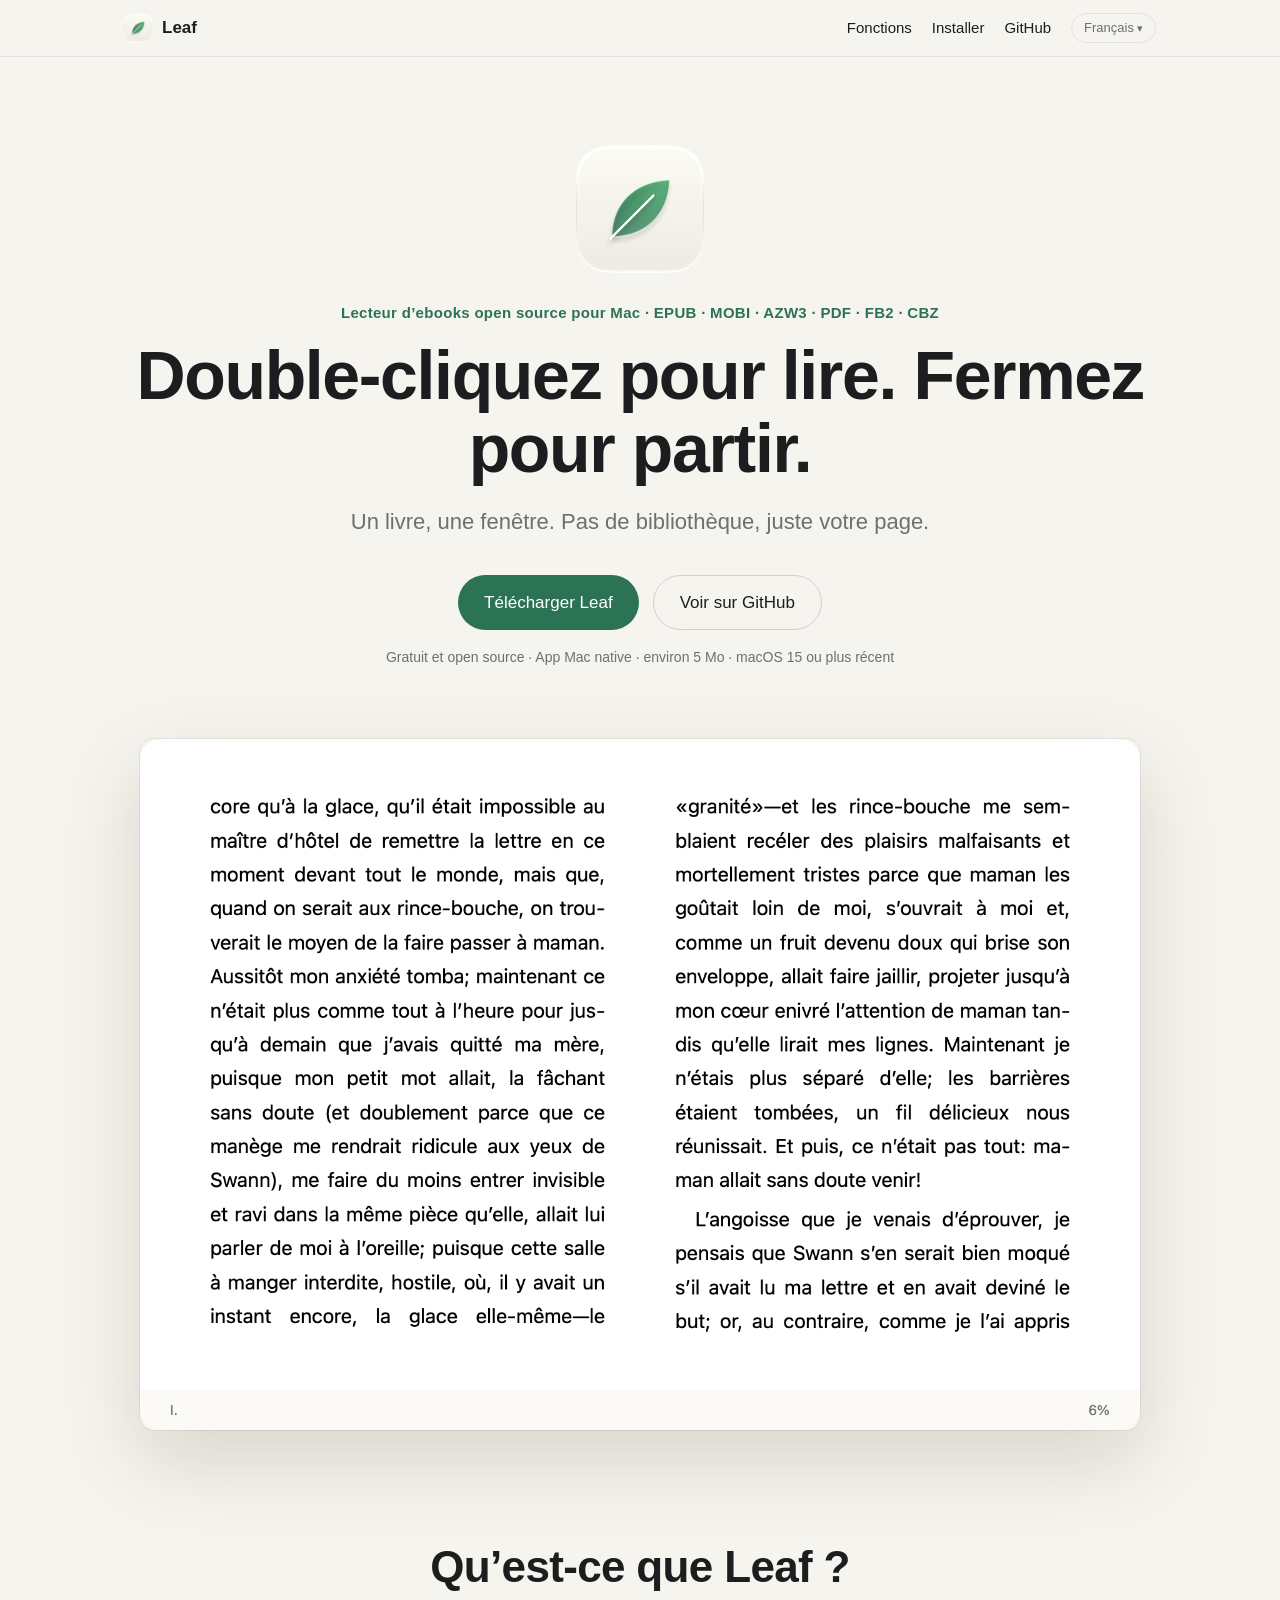
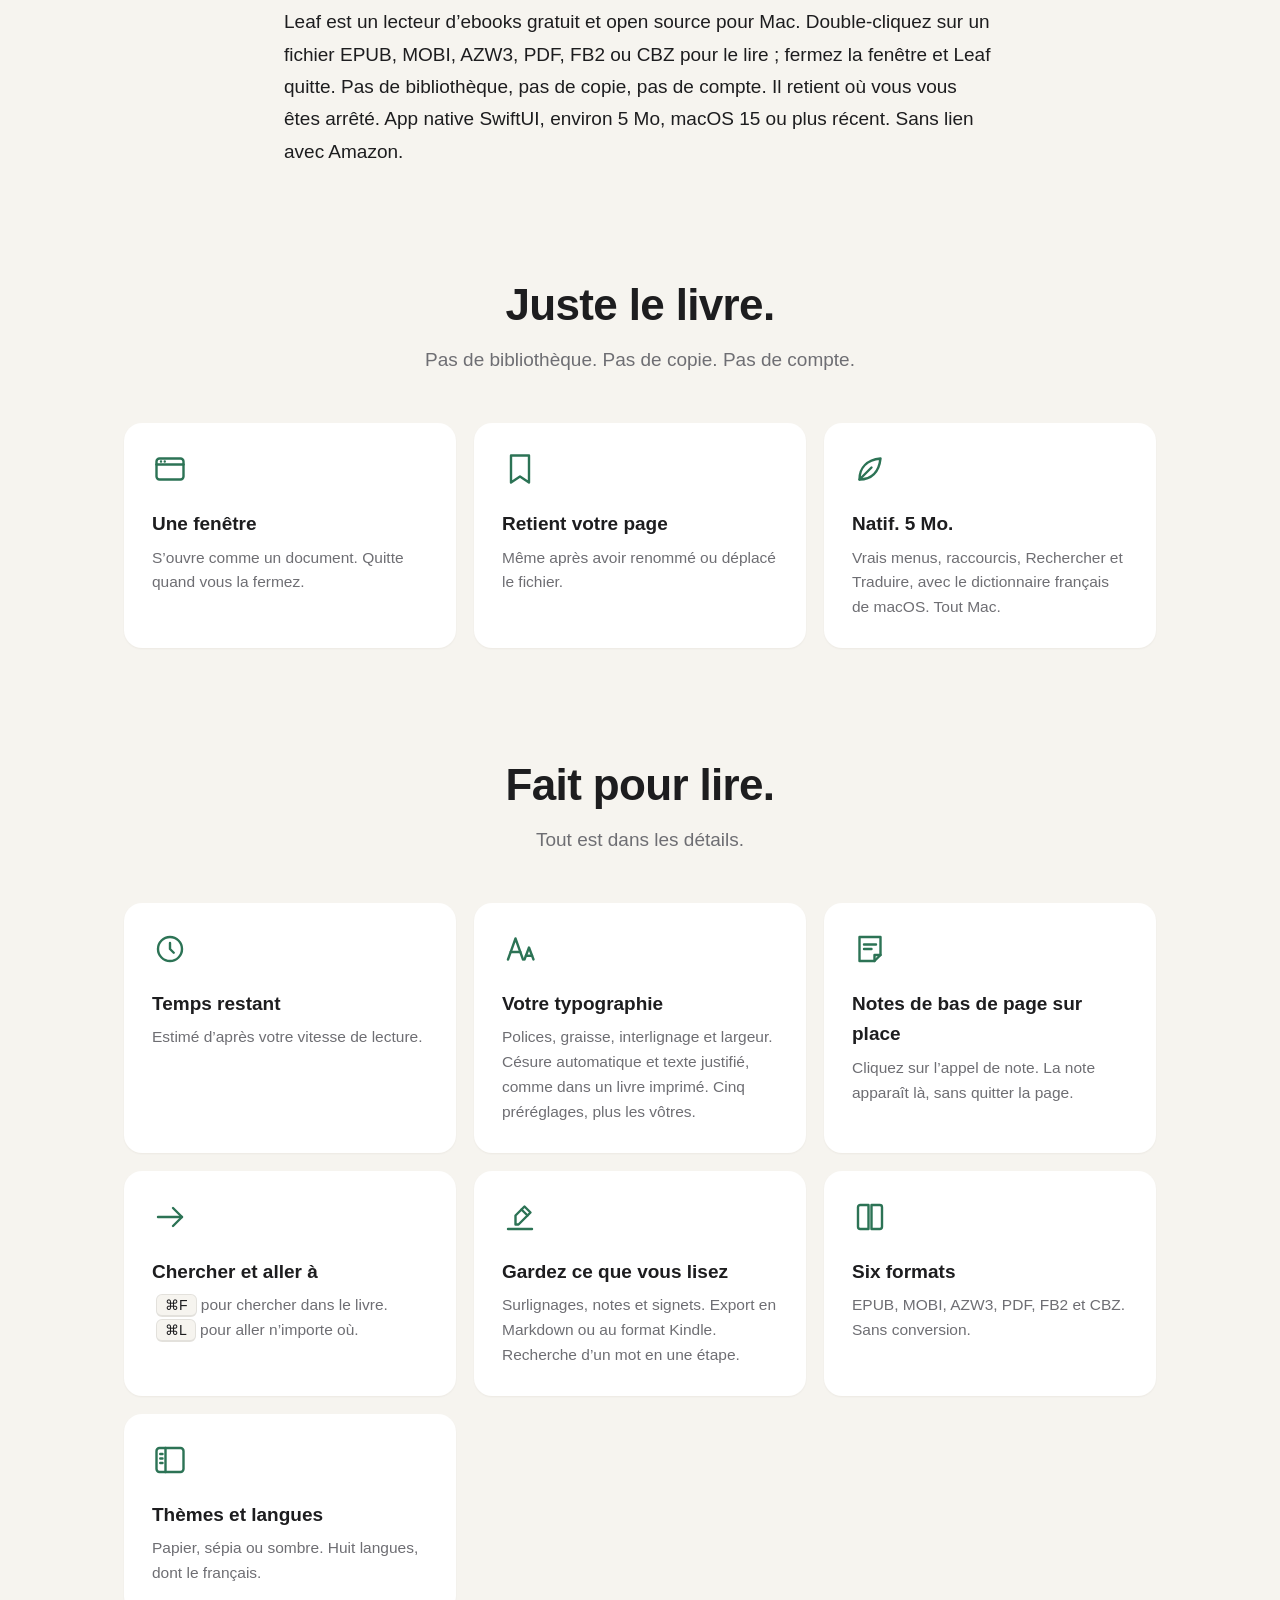
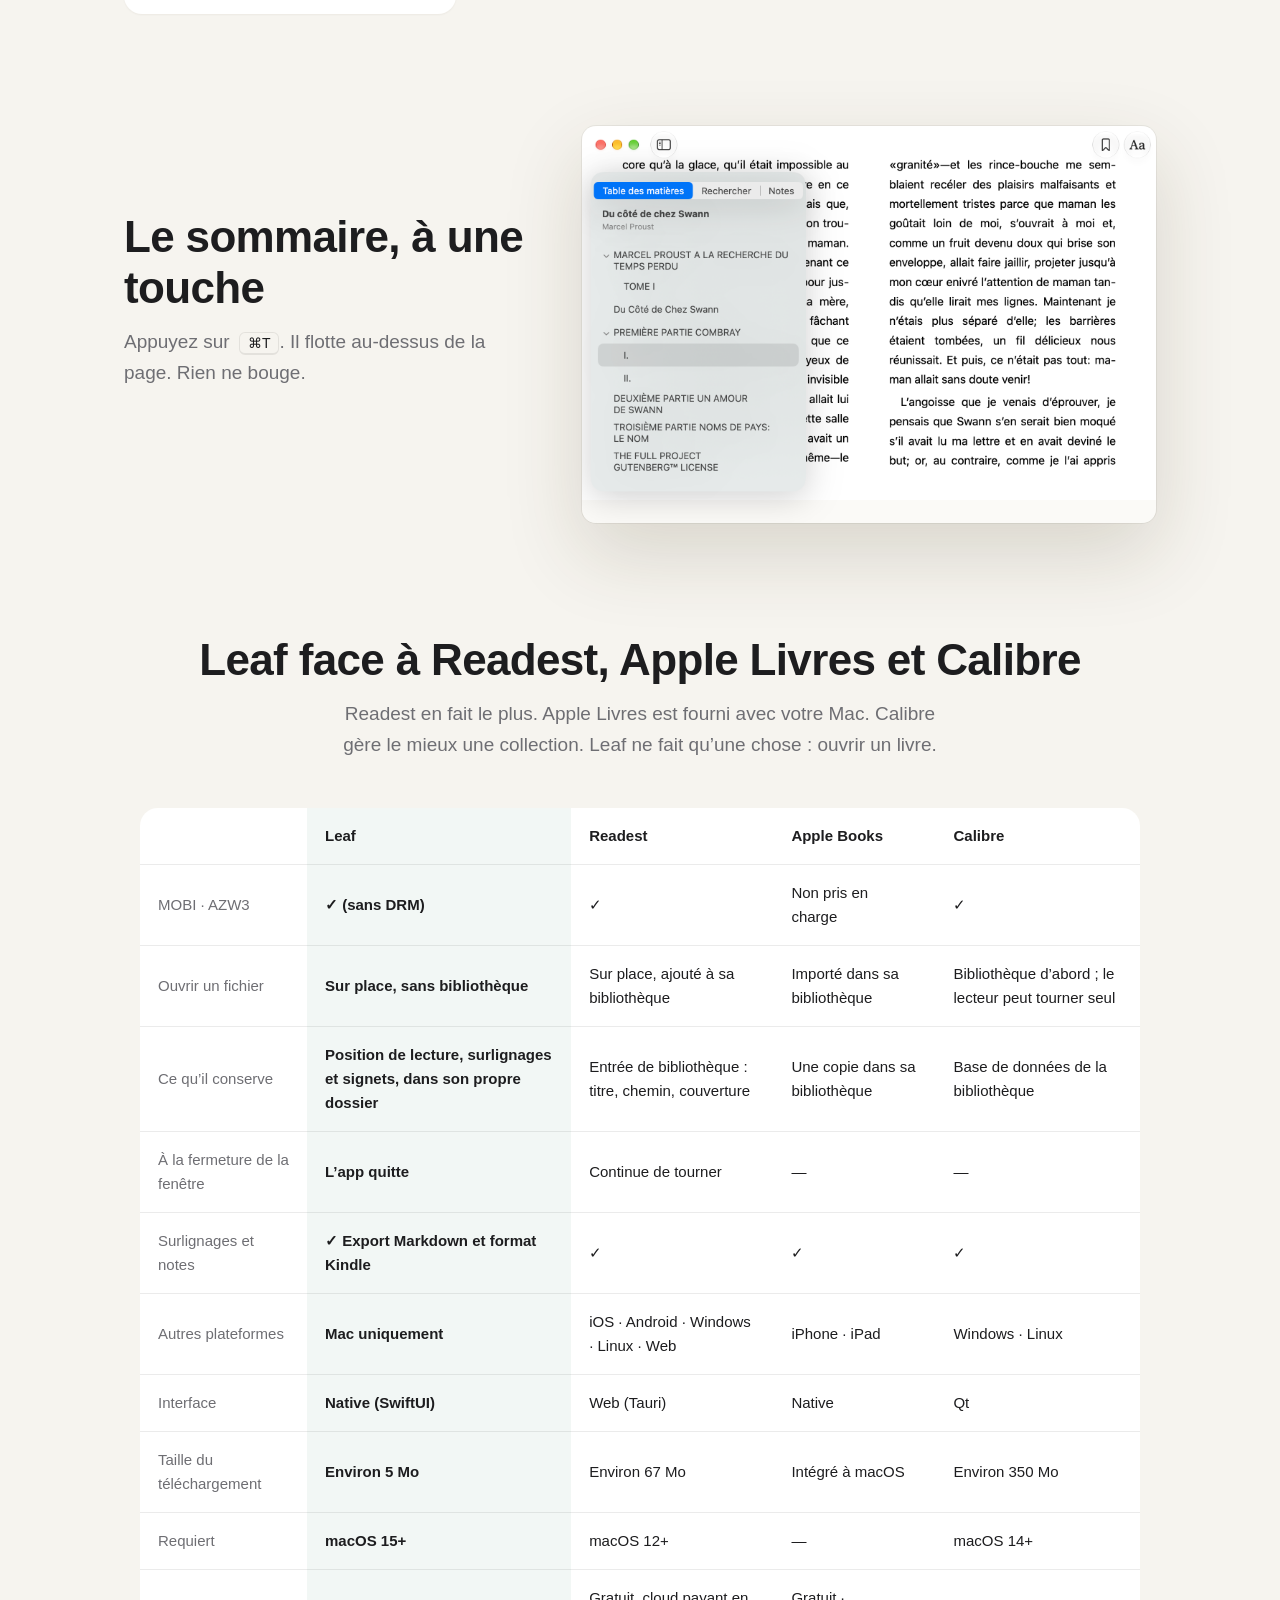
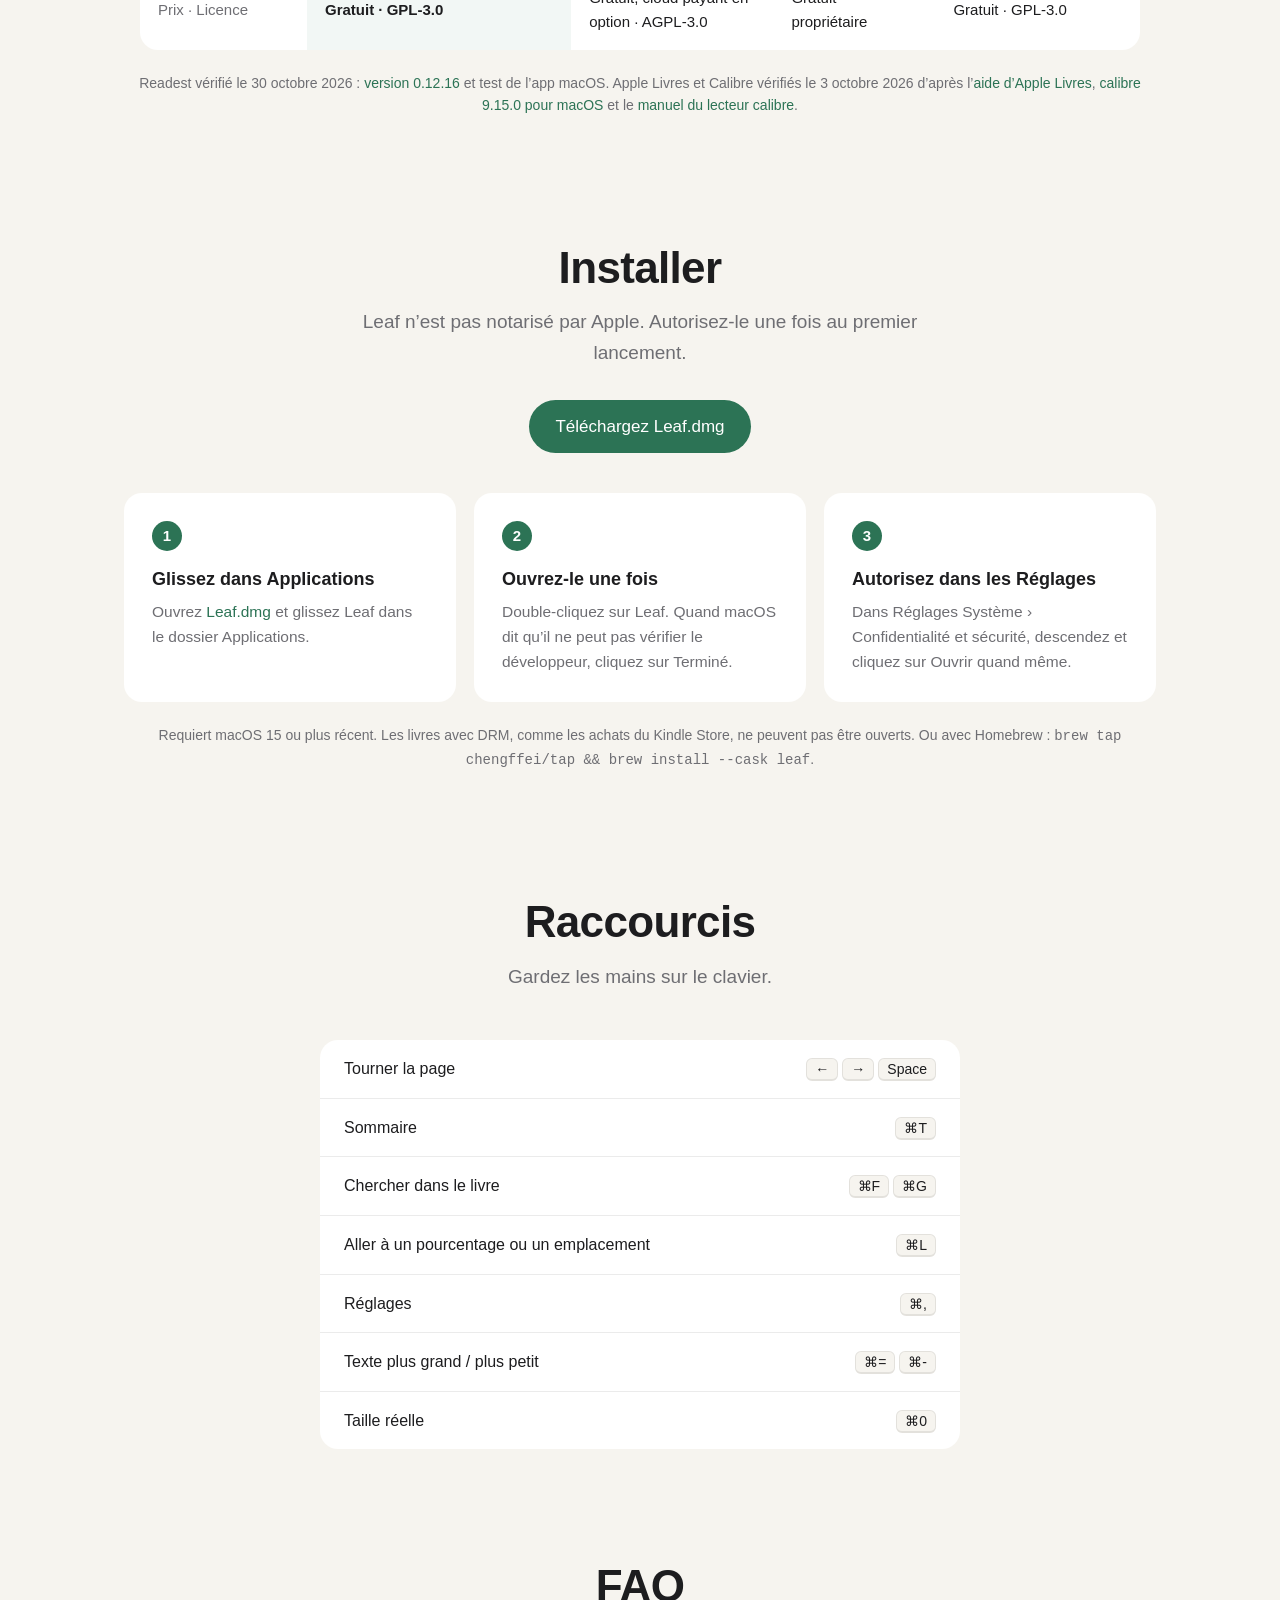
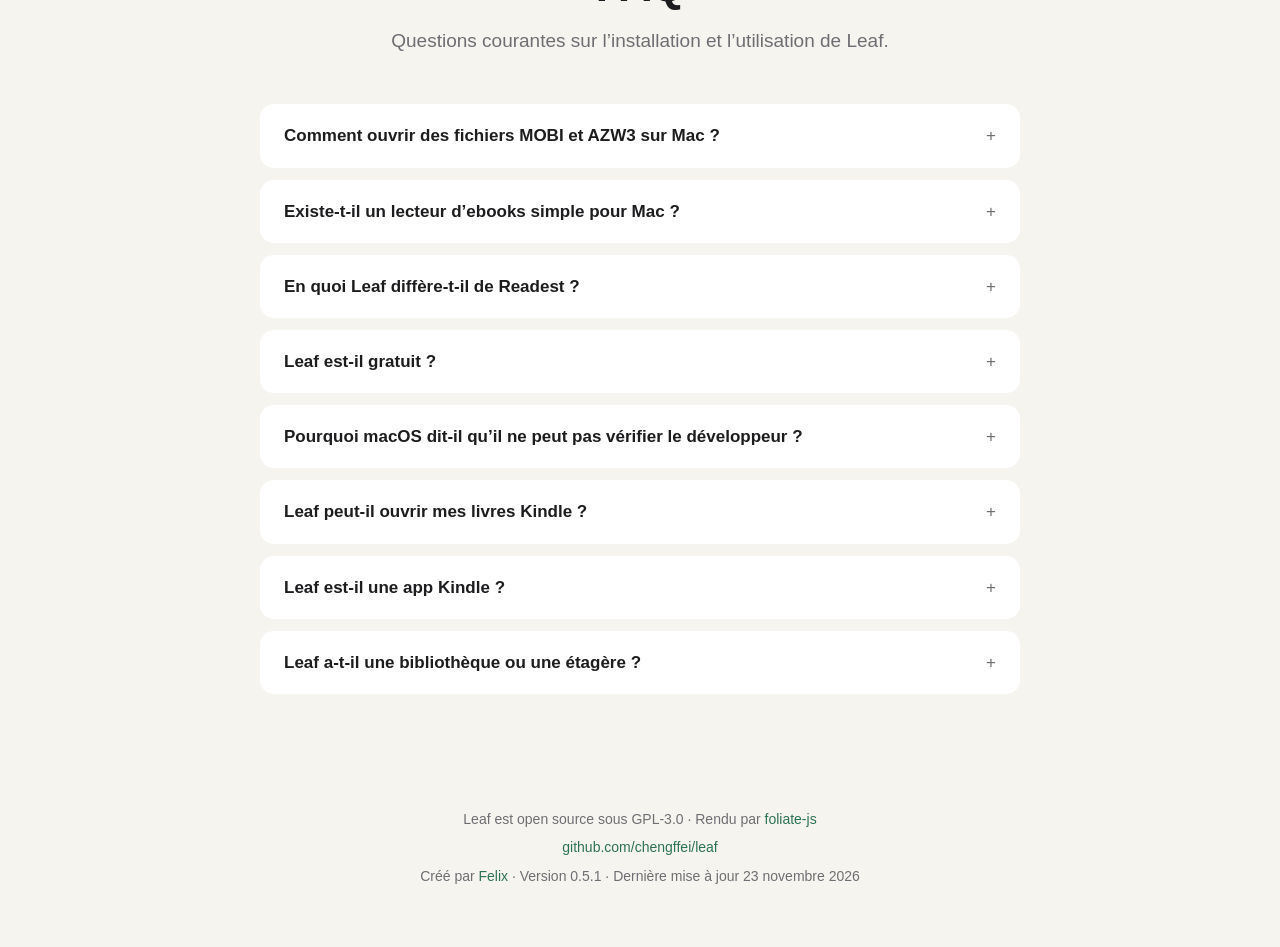
<file: docs/fr/index.html>
<!doctype html>
<html lang="fr">
<head>
<meta charset="utf-8">
<meta name="viewport" content="width=device-width, initial-scale=1">
<title>Leaf — Lecteur EPUB, MOBI et AZW3 gratuit pour Mac, sans bibliothèque</title>
<meta name="description" content="Lecteur d’ebooks gratuit et open source pour Mac. Double-cliquez sur un EPUB, MOBI, AZW3, PDF, FB2 ou CBZ pour lire ; fermez la fenêtre pour quitter. Pas de bibliothèque, pas de compte. Natif, environ 5 Mo.">
<link rel="canonical" href="https://chengffei.github.io/leaf/fr/">
<link rel="alternate" hreflang="en" href="https://chengffei.github.io/leaf/">
<link rel="alternate" hreflang="zh-Hans" href="https://chengffei.github.io/leaf/zh/">
<link rel="alternate" hreflang="zh-Hant" href="https://chengffei.github.io/leaf/zh-hant/">
<link rel="alternate" hreflang="ja" href="https://chengffei.github.io/leaf/ja/">
<link rel="alternate" hreflang="ko" href="https://chengffei.github.io/leaf/ko/">
<link rel="alternate" hreflang="fr" href="https://chengffei.github.io/leaf/fr/">
<link rel="alternate" hreflang="de" href="https://chengffei.github.io/leaf/de/">
<link rel="alternate" hreflang="es" href="https://chengffei.github.io/leaf/es/">
<link rel="alternate" hreflang="x-default" href="https://chengffei.github.io/leaf/">
<link rel="alternate" type="text/plain" title="llms.txt" href="https://chengffei.github.io/leaf/llms.txt">
<meta name="theme-color" content="#f6f4ef">
<meta property="og:type" content="website">
<meta property="og:site_name" content="Leaf">
<meta property="og:url" content="https://chengffei.github.io/leaf/fr/">
<meta property="og:title" content="Leaf — Lecteur EPUB, MOBI et AZW3 gratuit pour Mac, sans bibliothèque">
<meta property="og:description" content="Double-cliquez pour lire. Fermez pour partir. Un petit lecteur d’ebooks natif pour Mac. Gratuit et open source.">
<meta property="og:image" content="https://chengffei.github.io/leaf/images/og.png">
<meta property="og:image:width" content="1200">
<meta property="og:image:height" content="630">
<meta property="og:image:alt" content="Leaf showing a book in two-column layout">
<meta property="og:locale" content="fr_FR">
<meta property="og:locale:alternate" content="en_US">
<meta property="og:locale:alternate" content="zh_CN">
<meta property="og:locale:alternate" content="zh_TW">
<meta property="og:locale:alternate" content="ja_JP">
<meta property="og:locale:alternate" content="ko_KR">
<meta property="og:locale:alternate" content="de_DE">
<meta property="og:locale:alternate" content="es_ES">
<meta name="twitter:card" content="summary_large_image">
<meta name="twitter:title" content="Leaf — Lecteur EPUB, MOBI et AZW3 gratuit pour Mac, sans bibliothèque">
<meta name="twitter:description" content="Double-cliquez pour lire. Fermez pour partir. Un petit lecteur d’ebooks natif pour Mac. Gratuit et open source.">
<meta name="twitter:image" content="https://chengffei.github.io/leaf/images/og.png">
<link rel="icon" type="image/png" sizes="64x64" href="../images/favicon.png">
<link rel="apple-touch-icon" href="../images/apple-touch-icon.png">
<script type="application/ld+json">
{
  "@context": "https://schema.org",
  "@type": "SoftwareApplication",
  "name": "Leaf",
  "description": "Lecteur d’ebooks gratuit et open source pour Mac : EPUB, MOBI, AZW3, PDF, FB2 et CBZ. Pas de bibliothèque, pas de compte.",
  "applicationCategory": "ProductivityApplication",
  "applicationSubCategory": "Ebook reader",
  "operatingSystem": "macOS 15 or later",
  "softwareVersion": "0.5.1",
  "dateModified": "2026-11-23",
  "inLanguage": "fr",
  "url": "https://chengffei.github.io/leaf/fr/",
  "downloadUrl": "https://github.com/chengffei/leaf/releases/latest/download/Leaf.dmg",
  "fileFormat": [
    "application/epub+zip",
    "application/x-mobipocket-ebook",
    "application/vnd.amazon.mobi8-ebook",
    "application/pdf",
    "application/x-fictionbook+xml",
    "application/vnd.comicbook+zip"
  ],
  "screenshot": "https://chengffei.github.io/leaf/images/reading-fr.png",
  "image": "https://chengffei.github.io/leaf/images/icon.png",
  "license": "https://www.gnu.org/licenses/gpl-3.0.html",
  "isAccessibleForFree": true,
  "offers": {
    "@type": "Offer",
    "price": "0",
    "priceCurrency": "USD"
  },
  "author": {
    "@type": "Person",
    "name": "Felix",
    "url": "https://github.com/chengffei"
  },
  "codeRepository": "https://github.com/chengffei/leaf"
}
</script>
<script type="application/ld+json">
{
  "@context": "https://schema.org",
  "@type": "FAQPage",
  "inLanguage": "fr",
  "mainEntity": [
    {
      "@type": "Question",
      "name": "Comment ouvrir des fichiers MOBI et AZW3 sur Mac ?",
      "acceptedAnswer": {
        "@type": "Answer",
        "text": "Installez Leaf, puis double-cliquez sur le fichier dans le Finder, ou faites un clic droit et choisissez Ouvrir avec › Leaf. Le fichier doit être sans DRM."
      }
    },
    {
      "@type": "Question",
      "name": "Existe-t-il un lecteur d’ebooks simple pour Mac ?",
      "acceptedAnswer": {
        "@type": "Answer",
        "text": "Leaf ouvre les fichiers EPUB, MOBI et AZW3 sans DRM, ainsi que PDF, FB2 et CBZ, chacun dans sa fenêtre. Il affiche le temps restant d’après votre vitesse de lecture, les emplacements, des préréglages typographiques, les notes sur place et la recherche dans le livre ; vous pouvez surligner, annoter, poser des signets et tout exporter. Fermez la fenêtre et il quitte. Pas de boutique, pas de compte."
      }
    },
    {
      "@type": "Question",
      "name": "En quoi Leaf diffère-t-il de Readest ?",
      "acceptedAnswer": {
        "@type": "Answer",
        "text": "Readest est multiplateforme, avec bibliothèque, synchronisation et lecture à voix haute. Leaf est réservé au Mac et en fait moins, volontairement : pas de bibliothèque, pas de synchronisation, et il quitte quand vous fermez le livre. Il garde votre position, vos surlignages et vos signets dans son propre dossier, jamais dans le fichier du livre. Environ 5 Mo, contre 67 Mo."
      }
    },
    {
      "@type": "Question",
      "name": "Leaf est-il gratuit ?",
      "acceptedAnswer": {
        "@type": "Answer",
        "text": "Oui. Leaf est gratuit et open source sous licence GPL-3.0."
      }
    },
    {
      "@type": "Question",
      "name": "Pourquoi macOS dit-il qu’il ne peut pas vérifier le développeur ?",
      "acceptedAnswer": {
        "@type": "Answer",
        "text": "Leaf n’est pas notarisé par Apple. Ouvrez-le une fois, fermez l’avertissement, puis allez dans Réglages Système › Confidentialité et sécurité et cliquez sur Ouvrir quand même. Une seule fois suffit."
      }
    },
    {
      "@type": "Question",
      "name": "Leaf peut-il ouvrir mes livres Kindle ?",
      "acceptedAnswer": {
        "@type": "Answer",
        "text": "Seulement les fichiers sans DRM. Les livres achetés sur le Kindle Store ont généralement des DRM et Leaf ne peut pas les ouvrir."
      }
    },
    {
      "@type": "Question",
      "name": "Leaf est-il une app Kindle ?",
      "acceptedAnswer": {
        "@type": "Answer",
        "text": "Non. Leaf est un projet open source indépendant, sans lien avec Amazon. Il ouvre les fichiers EPUB, MOBI et AZW3 sans DRM sur votre Mac, sans boutique ni compte."
      }
    },
    {
      "@type": "Question",
      "name": "Leaf a-t-il une bibliothèque ou une étagère ?",
      "acceptedAnswer": {
        "@type": "Answer",
        "text": "Non. Leaf ouvre les livres là où ils sont, sans les importer ni les copier. Il ne garde que votre position dans chaque livre ; comme toute app de documents Mac, macOS liste les fichiers récents dans Fichier › Ouvrir l’élément récent."
      }
    }
  ]
}
</script>
<style>
  :root {
    --paper: #f6f4ef;
    --card: #ffffff;
    --ink: #1d1d1f;
    --muted: #6e6e73;
    --line: rgba(0, 0, 0, .08);
    --green: #2c7355;
    --green-hover: #245f46;
    --radius: 18px;
    color-scheme: light;
  }
  * { box-sizing: border-box; }
  html { -webkit-text-size-adjust: 100%; }
  body {
    margin: 0;
    background: var(--paper);
    color: var(--ink);
    font: 17px/1.6 -apple-system, BlinkMacSystemFont, "SF Pro Text", "PingFang SC", "Helvetica Neue", sans-serif;
    -webkit-font-smoothing: antialiased;
  }
  a { color: var(--green); text-decoration: none; }
  a:hover { text-decoration: underline; }
  img { max-width: 100%; height: auto; display: block; }


  .wrap { max-width: 1080px; margin: 0 auto; padding: 0 24px; }

  nav {
    position: sticky; top: 0; z-index: 10;
    background: rgba(246, 244, 239, .82);
    -webkit-backdrop-filter: saturate(180%) blur(20px);
    backdrop-filter: saturate(180%) blur(20px);
    border-bottom: 1px solid var(--line);
  }
  nav .wrap { display: flex; align-items: center; justify-content: space-between; height: 56px; }
  .brand { display: flex; align-items: center; gap: 10px; font-weight: 600; color: var(--ink); }
  .brand:hover { text-decoration: none; }
  .brand img { width: 28px; height: 28px; }
  .nav-links { display: flex; align-items: center; gap: 20px; font-size: 15px; }
  .nav-links a { color: var(--ink); }
  .lang-toggle {
    display: inline-block; text-decoration: none;
    font: inherit; font-size: 13px; color: var(--muted);
    background: none; border: 1px solid var(--line); border-radius: 999px;
    padding: 4px 12px; cursor: pointer;
  }
  .lang-toggle:hover { color: var(--ink); border-color: rgba(0,0,0,.18); }
  /* 语言菜单：<details> 下拉，不靠 JS；当前语言作标题 */
  .langs { position: relative; }
  .langs summary { list-style: none; }
  .langs summary::-webkit-details-marker { display: none; }
  .langs summary::after { content: " ▾"; font-size: 11px; }
  .langs-menu {
    position: absolute; right: 0; top: calc(100% + 8px); z-index: 20; min-width: 140px;
    display: flex; flex-direction: column; padding: 6px;
    background: #fff; border: 1px solid var(--line); border-radius: 12px;
    box-shadow: 0 10px 32px rgba(0,0,0,.12);
  }
  .langs-menu a { display: block; padding: 7px 12px; border-radius: 8px; font-size: 14px; white-space: nowrap; }
  .langs-menu a:hover { background: var(--alt, #f5f5f7); text-decoration: none; }

  .hero { text-align: center; padding: 88px 24px 56px; }
  .hero .icon { width: 128px; height: 128px; margin: 0 auto 28px; }
  .narrow { max-width: 760px; }
  .definition { font-size: 19px; line-height: 1.7; margin: 0; text-align: left; }
  .table-scroll { overflow-x: auto; }
  table.compare { max-width: 1000px; }
  table.compare th { padding: 16px 24px; text-align: left; font-size: 15px; border-bottom: 1px solid var(--line); }
  table.compare td { text-align: left; color: var(--ink); font-size: 15px; }
  table.compare td:first-child { color: var(--muted); }
  table.compare th:nth-child(2), table.compare td:nth-child(2) { background: rgba(44, 115, 85, .06); font-weight: 600; }
  table.compare th, table.compare td { padding-left: 18px; padding-right: 18px; }
  .eyebrow { margin: 0 0 14px; font-size: 15px; font-weight: 600; letter-spacing: .02em; color: var(--green); }
  .faq { max-width: 760px; margin: 0 auto; }
  .faq details { background: var(--card); border-radius: 14px; padding: 18px 24px; margin-bottom: 12px; }
  .faq summary { cursor: pointer; font-weight: 600; font-size: 17px; list-style: none; }
  .faq summary::-webkit-details-marker { display: none; }
  .faq summary::after { content: "+"; float: right; color: var(--muted); font-weight: 400; }
  .faq details[open] summary::after { content: "–"; }
  .faq p { margin: 10px 0 0; color: var(--muted); font-size: 16px; }
  h1 {
    font-size: clamp(40px, 7vw, 68px); line-height: 1.08; letter-spacing: -.02em;
    margin: 0 0 18px; font-weight: 700;
  }
  .lead { font-size: clamp(18px, 2.4vw, 22px); color: var(--muted); margin: 0 auto 36px; max-width: 640px; }
  .actions { display: flex; gap: 14px; justify-content: center; flex-wrap: wrap; }
  .btn {
    display: inline-flex; align-items: center; gap: 8px;
    padding: 13px 26px; border-radius: 999px; font-size: 17px; font-weight: 500;
  }
  .btn:hover { text-decoration: none; }
  .btn-primary { background: var(--green); color: #fff; }
  .btn-primary:hover { background: var(--green-hover); }
  .btn-secondary { color: var(--ink); border: 1px solid rgba(0,0,0,.15); }
  .btn-secondary:hover { background: rgba(0,0,0,.03); }
  .meta { margin-top: 16px; font-size: 14px; color: var(--muted); }

  .shot {
    margin: 0 auto; max-width: 1000px;
    border-radius: 14px; overflow: hidden;
    box-shadow: 0 30px 80px rgba(60, 48, 20, .16), 0 0 0 1px rgba(0,0,0,.06);
    background: transparent; /* 截图自带窗口圆角（透明角） */
  }

  section.wrap { padding-top: 112px; }
  h2 {
    font-size: clamp(30px, 4.4vw, 44px); line-height: 1.15; letter-spacing: -.015em;
    margin: 0 0 14px; text-align: center; font-weight: 700;
  }
  .section-lead { text-align: center; color: var(--muted); margin: 0 auto 48px; max-width: 620px; font-size: 19px; }

  .grid { display: grid; grid-template-columns: repeat(3, 1fr); gap: 18px; }
  .card {
    background: var(--card); border-radius: var(--radius); padding: 28px;
    box-shadow: 0 1px 2px rgba(60, 48, 20, .05);
  }
  .card .glyph { width: 36px; height: 36px; color: var(--green); margin-bottom: 14px; }
  .card h3 { margin: 0 0 6px; font-size: 19px; }
  .card p { margin: 0; color: var(--muted); font-size: 15.5px; }

  .split { display: grid; grid-template-columns: 1fr 1.4fr; gap: 48px; align-items: center; }
  .split h2, .split .section-lead { text-align: left; margin-left: 0; }

  .steps { counter-reset: step; display: grid; grid-template-columns: repeat(3, 1fr); gap: 18px; }
  .step { background: var(--card); border-radius: var(--radius); padding: 28px; position: relative; }
  .step::before {
    counter-increment: step; content: counter(step);
    display: grid; place-items: center; width: 30px; height: 30px; border-radius: 50%;
    background: var(--green); color: #fff; font-weight: 600; font-size: 15px; margin-bottom: 14px;
  }
  .step h3 { margin: 0 0 6px; font-size: 18px; }
  .step p { margin: 0; color: var(--muted); font-size: 15.5px; }
  .install-download { margin: -16px 0 40px; }
  .note { text-align: center; color: var(--muted); font-size: 14px; margin-top: 22px; }

  table { width: 100%; max-width: 640px; margin: 0 auto; border-collapse: collapse; background: var(--card); border-radius: var(--radius); overflow: hidden; }
  td { padding: 16px 24px; border-bottom: 1px solid var(--line); font-size: 16px; }
  tr:last-child td { border-bottom: none; }
  td:last-child { text-align: right; color: var(--muted); }
  kbd {
    font: 500 14px -apple-system, BlinkMacSystemFont, sans-serif; color: var(--ink);
    background: var(--paper); border: 1px solid var(--line); border-bottom-width: 2px;
    border-radius: 6px; padding: 2px 8px; margin-left: 4px;
  }

  footer.wrap { padding-top: 96px; padding-bottom: 56px; text-align: center; color: var(--muted); font-size: 14px; }
  footer p { margin: 6px 0; }

  @media (max-width: 820px) {
    .grid, .steps { grid-template-columns: 1fr; }
    .split { grid-template-columns: 1fr; gap: 28px; }
    .split h2, .split .section-lead { text-align: center; margin-left: auto; }
    .hero { padding: 56px 24px 40px; }
    section.wrap { padding-top: 80px; }
    .nav-links .hide-sm { display: none; }
    td { padding: 14px 16px; }
  }
</style>
</head>
<body>

<nav>
  <div class="wrap">
    <a class="brand" href="#"><img src="../images/favicon.png" width="28" height="28" alt="">Leaf</a>
    <div class="nav-links">
      <a class="hide-sm" href="#features">Fonctions</a>
      <a class="hide-sm" href="#install">Installer</a>
      <a href="https://github.com/chengffei/leaf">GitHub</a>
      <details class="langs"><summary class="lang-toggle" aria-label="Language">Français</summary><div class="langs-menu"><a href="../" hreflang="en" lang="en">English</a><a href="../zh/" hreflang="zh-Hans" lang="zh-Hans">简体中文</a><a href="../zh-hant/" hreflang="zh-Hant" lang="zh-Hant">繁體中文</a><a href="../ja/" hreflang="ja" lang="ja">日本語</a><a href="../ko/" hreflang="ko" lang="ko">한국어</a><a href="../de/" hreflang="de" lang="de">Deutsch</a><a href="../es/" hreflang="es" lang="es">Español</a></div></details>
    </div>
  </div>
</nav>

<header class="hero wrap">
  <img class="icon" src="../images/icon-256.png" width="128" height="128" alt="Leaf app icon">
  <p class="eyebrow">Lecteur d’ebooks open source pour Mac · EPUB · MOBI · AZW3 · PDF · FB2 · CBZ</p>
  <h1>Double-cliquez pour lire. Fermez pour partir.</h1>
  <p class="lead">
    
    Un livre, une fenêtre. Pas de bibliothèque, juste votre page.
  </p>
  <div class="actions">
    <a class="btn btn-primary" href="https://github.com/chengffei/leaf/releases/latest/download/Leaf.dmg">
      Télécharger Leaf
    </a>
    <a class="btn btn-secondary" href="https://github.com/chengffei/leaf">
      Voir sur GitHub
    </a>
  </div>
  <p class="meta">
    
    Gratuit et open source · App Mac native · environ 5 Mo · macOS 15 ou plus récent
  </p>
</header>

<div class="wrap">
  <div class="shot">
    <img src="../images/reading-fr.png" width="1600" height="1106" alt="Leaf lisant Du côté de chez Swann de Proust sur Mac, en deux colonnes" loading="eager">
  </div>
</div>

<section id="about" class="wrap narrow">
  <h2>Qu’est-ce que Leaf ?</h2>
  <p class="definition">
    Leaf est un lecteur d’ebooks gratuit et open source pour Mac. Double-cliquez sur un fichier EPUB, MOBI, AZW3, PDF, FB2 ou CBZ pour le lire ; fermez la fenêtre et Leaf quitte. Pas de bibliothèque, pas de copie, pas de compte. Il retient où vous vous êtes arrêté. App native SwiftUI, environ 5 Mo, macOS 15 ou plus récent. Sans lien avec Amazon.
    
  </p>
</section>

<section id="features" class="wrap">
  <h2>Juste le livre.</h2>
  <p class="section-lead">
    
    Pas de bibliothèque. Pas de copie. Pas de compte.
  </p>
  <div class="grid">
    <div class="card">
      <svg class="glyph" viewBox="0 0 24 24" fill="none" stroke="currentColor" stroke-width="1.6" stroke-linecap="round" stroke-linejoin="round"><rect x="3" y="5" width="18" height="14" rx="2"/><path d="M3 9h18"/><path d="M6 7h.01M8.5 7h.01"/></svg>
      <h3>Une fenêtre</h3>
      <p>S’ouvre comme un document. Quitte quand vous la fermez.</p>
    </div>
    <div class="card">
      <svg class="glyph" viewBox="0 0 24 24" fill="none" stroke="currentColor" stroke-width="1.6" stroke-linecap="round" stroke-linejoin="round"><path d="M6 3h12v18l-6-4-6 4z"/></svg>
      <h3>Retient votre page</h3>
      <p>Même après avoir renommé ou déplacé le fichier.</p>
    </div>
    <div class="card">
      <svg class="glyph" viewBox="0 0 24 24" fill="none" stroke="currentColor" stroke-width="1.6" stroke-linecap="round" stroke-linejoin="round"><path d="M5 19c0-8 5-13 14-14-1 9-6 14-14 14z"/><path d="M5 19 13 11"/></svg>
      <h3>Natif. 5 Mo.</h3>
      <p>Vrais menus, raccourcis, Rechercher et Traduire, avec le dictionnaire français de macOS. Tout Mac.</p>
    </div>
  </div>
</section>

<section id="reading" class="wrap">
  <h2>Fait pour lire.</h2>
  <p class="section-lead">
    
    Tout est dans les détails.
  </p>
  <div class="grid">
    <div class="card">
      <svg class="glyph" viewBox="0 0 24 24" fill="none" stroke="currentColor" stroke-width="1.6" stroke-linecap="round" stroke-linejoin="round"><circle cx="12" cy="12" r="8"/><path d="M12 8v4l2.5 2.5"/></svg>
      <h3>Temps restant</h3>
      <p>Estimé d’après votre vitesse de lecture.</p>
    </div>
    <div class="card">
      <svg class="glyph" viewBox="0 0 24 24" fill="none" stroke="currentColor" stroke-width="1.6" stroke-linecap="round" stroke-linejoin="round"><path d="M4 19 9 5l5 14"/><path d="M5.8 14h6.4"/><path d="M15 19l3-8 3 8"/><path d="M16 16.5h4"/></svg>
      <h3>Votre typographie</h3>
      <p>Polices, graisse, interlignage et largeur. Césure automatique et texte justifié, comme dans un livre imprimé. Cinq préréglages, plus les vôtres.</p>
    </div>
    <div class="card">
      <svg class="glyph" viewBox="0 0 24 24" fill="none" stroke="currentColor" stroke-width="1.6" stroke-linecap="round" stroke-linejoin="round"><path d="M5 4h14v12l-4 4H5z"/><path d="M15 20v-4h4"/><path d="M8 9h8M8 12h5"/></svg>
      <h3>Notes de bas de page sur place</h3>
      <p>Cliquez sur l’appel de note. La note apparaît là, sans quitter la page.</p>
    </div>
    <div class="card">
      <svg class="glyph" viewBox="0 0 24 24" fill="none" stroke="currentColor" stroke-width="1.6" stroke-linecap="round" stroke-linejoin="round"><path d="M4 12h16"/><path d="M14 6l6 6-6 6"/></svg>
      <h3>Chercher et aller à</h3>
      <p><kbd>⌘F</kbd> pour chercher dans le livre. <kbd>⌘L</kbd> pour aller n’importe où.</p>
    </div>
    <div class="card">
      <svg class="glyph" viewBox="0 0 24 24" fill="none" stroke="currentColor" stroke-width="1.6" stroke-linecap="round" stroke-linejoin="round"><path d="M9 11l4-4 4 4-6 6H9z"/><path d="M13 7l2-2 4 4-2 2"/><path d="M4 20h16"/></svg>
      <h3>Gardez ce que vous lisez</h3>
      <p>Surlignages, notes et signets. Export en Markdown ou au format Kindle. Recherche d’un mot en une étape.</p>
    </div>
    <div class="card">
      <svg class="glyph" viewBox="0 0 24 24" fill="none" stroke="currentColor" stroke-width="1.6" stroke-linecap="round" stroke-linejoin="round"><path d="M4 5.5A1.5 1.5 0 0 1 5.5 4H11v16H5.5A1.5 1.5 0 0 1 4 18.5z"/><path d="M20 5.5A1.5 1.5 0 0 0 18.5 4H13v16h5.5a1.5 1.5 0 0 0 1.5-1.5z"/></svg>
      <h3>Six formats</h3>
      <p>EPUB, MOBI, AZW3, PDF, FB2 et CBZ. Sans conversion.</p>
    </div>
    <div class="card">
      <svg class="glyph" viewBox="0 0 24 24" fill="none" stroke="currentColor" stroke-width="1.6" stroke-linecap="round" stroke-linejoin="round"><rect x="3" y="4" width="18" height="16" rx="2"/><path d="M9 4v16"/><path d="M5.5 8h1.5M5.5 11h1.5M5.5 14h1.5"/></svg>
      <h3>Thèmes et langues</h3>
      <p>Papier, sépia ou sombre. Huit langues, dont le français.</p>
    </div>
  </div>
</section>

<section class="wrap">
  <div class="split">
    <div>
      <h2>Le sommaire, à une touche</h2>
      <p class="section-lead">
        
        Appuyez sur <kbd>⌘T</kbd>. Il flotte au-dessus de la page. Rien ne bouge.
      </p>
    </div>
    <div class="shot">
      <img src="../images/toc-fr.png" width="1600" height="1106" alt="Le panneau Table des matières de Leaf, Du côté de chez Swann" loading="lazy">
    </div>
  </div>
</section>

<section id="compare" class="wrap">
  <h2>Leaf face à Readest, Apple Livres et Calibre</h2>
  <p class="section-lead">
    Readest en fait le plus. Apple Livres est fourni avec votre Mac. Calibre gère le mieux une collection. Leaf ne fait qu’une chose : ouvrir un livre.
    
  </p>
  <div class="table-scroll">
  <table class="compare">
    <thead><tr><th></th><th>Leaf</th><th>Readest</th><th>Apple Books</th><th>Calibre</th></tr></thead>
    <tbody>
      <tr><td>MOBI · AZW3</td><td>✓ (sans DRM)</td><td>✓</td><td>Non pris en charge</td><td>✓</td></tr>
      <tr><td>Ouvrir un fichier</td><td>Sur place, sans bibliothèque</td><td>Sur place, ajouté à sa bibliothèque</td><td>Importé dans sa bibliothèque</td><td>Bibliothèque d’abord ; le lecteur peut tourner seul</td></tr>
      <tr><td>Ce qu’il conserve</td><td>Position de lecture, surlignages et signets, dans son propre dossier</td><td>Entrée de bibliothèque : titre, chemin, couverture</td><td>Une copie dans sa bibliothèque</td><td>Base de données de la bibliothèque</td></tr>
      <tr><td>À la fermeture de la fenêtre</td><td>L’app quitte</td><td>Continue de tourner</td><td>—</td><td>—</td></tr>
      <tr><td>Surlignages et notes</td><td>✓ Export Markdown et format Kindle</td><td>✓</td><td>✓</td><td>✓</td></tr>
      <tr><td>Autres plateformes</td><td>Mac uniquement</td><td>iOS · Android · Windows · Linux · Web</td><td>iPhone · iPad</td><td>Windows · Linux</td></tr>
      <tr><td>Interface</td><td>Native (SwiftUI)</td><td>Web (Tauri)</td><td>Native</td><td>Qt</td></tr>
      <tr><td>Taille du téléchargement</td><td>Environ 5 Mo</td><td>Environ 67 Mo</td><td>Intégré à macOS</td><td>Environ 350 Mo</td></tr>
      <tr><td>Requiert</td><td>macOS 15+</td><td>macOS 12+</td><td>—</td><td>macOS 14+</td></tr>
      <tr><td>Prix · Licence</td><td>Gratuit · GPL-3.0</td><td>Gratuit, cloud payant en option · AGPL-3.0</td><td>Gratuit · propriétaire</td><td>Gratuit · GPL-3.0</td></tr>
    </tbody>
  </table>
  </div>
  <p class="note">
    Readest vérifié le 30 octobre 2026 : <a href="https://github.com/readest/readest/releases">version 0.12.16</a> et test de l’app macOS. Apple Livres et Calibre vérifiés le 3 octobre 2026 d’après l’<a href="https://support.apple.com/guide/books/import-books-audiobooks-or-pdfs-ibkseed72068/mac">aide d’Apple Livres</a>, <a href="https://calibre-ebook.com/download_osx">calibre 9.15.0 pour macOS</a> et le <a href="https://manual.calibre-ebook.com/viewer.html">manuel du lecteur calibre</a>.
    
  </p>
</section>

<section id="install" class="wrap">
  <h2>Installer</h2>
  <p class="section-lead">
    
    Leaf n’est pas notarisé par Apple. Autorisez-le une fois au premier lancement.
  </p>
  <div class="actions install-download">
    <a class="btn btn-primary" href="https://github.com/chengffei/leaf/releases/latest/download/Leaf.dmg">
      Téléchargez Leaf.dmg
    </a>
  </div>
  <div class="steps">
    <div class="step">
      <h3>Glissez dans Applications</h3>
      <p>Ouvrez <a href="https://github.com/chengffei/leaf/releases/latest/download/Leaf.dmg">Leaf.dmg</a> et glissez Leaf dans le dossier Applications.</p>
    </div>
    <div class="step">
      <h3>Ouvrez-le une fois</h3>
      <p>Double-cliquez sur Leaf. Quand macOS dit qu’il ne peut pas vérifier le développeur, cliquez sur Terminé.</p>
    </div>
    <div class="step">
      <h3>Autorisez dans les Réglages</h3>
      <p>Dans Réglages Système › Confidentialité et sécurité, descendez et cliquez sur Ouvrir quand même.</p>
    </div>
  </div>
  <p class="note">
    
    Requiert macOS 15 ou plus récent. Les livres avec DRM, comme les achats du Kindle Store, ne peuvent pas être ouverts.
    Ou avec Homebrew : <code>brew tap chengffei/tap &amp;&amp; brew install --cask leaf</code>.
  </p>
</section>

<section class="wrap">
  <h2>Raccourcis</h2>
  <p class="section-lead">
    
    Gardez les mains sur le clavier.
  </p>
  <table>
    <tr><td>Tourner la page</td><td><kbd>←</kbd><kbd>→</kbd><kbd>Space</kbd></td></tr>
    <tr><td>Sommaire</td><td><kbd>⌘T</kbd></td></tr>
    <tr><td>Chercher dans le livre</td><td><kbd>⌘F</kbd><kbd>⌘G</kbd></td></tr>
    <tr><td>Aller à un pourcentage ou un emplacement</td><td><kbd>⌘L</kbd></td></tr>
    <tr><td>Réglages</td><td><kbd>⌘,</kbd></td></tr>
    <tr><td>Texte plus grand / plus petit</td><td><kbd>⌘=</kbd><kbd>⌘-</kbd></td></tr>
    <tr><td>Taille réelle</td><td><kbd>⌘0</kbd></td></tr>
  </table>
</section>

<section id="faq" class="wrap">
  <h2>FAQ</h2>
  <p class="section-lead">Questions courantes sur l’installation et l’utilisation de Leaf.</p>
  <div class="faq">
    <details><summary>Comment ouvrir des fichiers MOBI et AZW3 sur Mac ?</summary><p>Installez Leaf, puis double-cliquez sur le fichier dans le Finder, ou faites un clic droit et choisissez Ouvrir avec › Leaf. Le fichier doit être sans DRM.</p></details>
    <details><summary>Existe-t-il un lecteur d’ebooks simple pour Mac ?</summary><p>Leaf ouvre les fichiers EPUB, MOBI et AZW3 sans DRM, ainsi que PDF, FB2 et CBZ, chacun dans sa fenêtre. Il affiche le temps restant d’après votre vitesse de lecture, les emplacements, des préréglages typographiques, les notes sur place et la recherche dans le livre ; vous pouvez surligner, annoter, poser des signets et tout exporter. Fermez la fenêtre et il quitte. Pas de boutique, pas de compte.</p></details>
    <details><summary>En quoi Leaf diffère-t-il de Readest ?</summary><p>Readest est multiplateforme, avec bibliothèque, synchronisation et lecture à voix haute. Leaf est réservé au Mac et en fait moins, volontairement : pas de bibliothèque, pas de synchronisation, et il quitte quand vous fermez le livre. Il garde votre position, vos surlignages et vos signets dans son propre dossier, jamais dans le fichier du livre. Environ 5 Mo, contre 67 Mo.</p></details>
    <details><summary>Leaf est-il gratuit ?</summary><p>Oui. Leaf est gratuit et open source sous licence GPL-3.0.</p></details>
    <details><summary>Pourquoi macOS dit-il qu’il ne peut pas vérifier le développeur ?</summary><p>Leaf n’est pas notarisé par Apple. Ouvrez-le une fois, fermez l’avertissement, puis allez dans Réglages Système › Confidentialité et sécurité et cliquez sur Ouvrir quand même. Une seule fois suffit.</p></details>
    <details><summary>Leaf peut-il ouvrir mes livres Kindle ?</summary><p>Seulement les fichiers sans DRM. Les livres achetés sur le Kindle Store ont généralement des DRM et Leaf ne peut pas les ouvrir.</p></details>
    <details><summary>Leaf est-il une app Kindle ?</summary><p>Non. Leaf est un projet open source indépendant, sans lien avec Amazon. Il ouvre les fichiers EPUB, MOBI et AZW3 sans DRM sur votre Mac, sans boutique ni compte.</p></details>
    <details><summary>Leaf a-t-il une bibliothèque ou une étagère ?</summary><p>Non. Leaf ouvre les livres là où ils sont, sans les importer ni les copier. Il ne garde que votre position dans chaque livre ; comme toute app de documents Mac, macOS liste les fichiers récents dans Fichier › Ouvrir l’élément récent.</p></details>
  </div>
</section>

<footer class="wrap">
  <p>
    
    Leaf est open source sous GPL-3.0 · Rendu par <a href="https://github.com/johnfactotum/foliate-js">foliate-js</a>
  </p>
  <p><a href="https://github.com/chengffei/leaf">github.com/chengffei/leaf</a></p>
  <p>
    Créé par <a href="https://github.com/chengffei">Felix</a> · Version 0.5.1 · Dernière mise à jour <time datetime="2026-11-23">23 novembre 2026</time>
    
  </p>
</footer>

<script>
  // 语言菜单：点菜单外或选了语言就收起（<details> 自己不会）
  for (const d of document.querySelectorAll('details.langs')) {
    document.addEventListener('click', e => { if (!d.contains(e.target)) d.removeAttribute('open') })
    document.addEventListener('keydown', e => { if (e.key === 'Escape') d.removeAttribute('open') })
  }
</script>
</body>
</html>
</file>
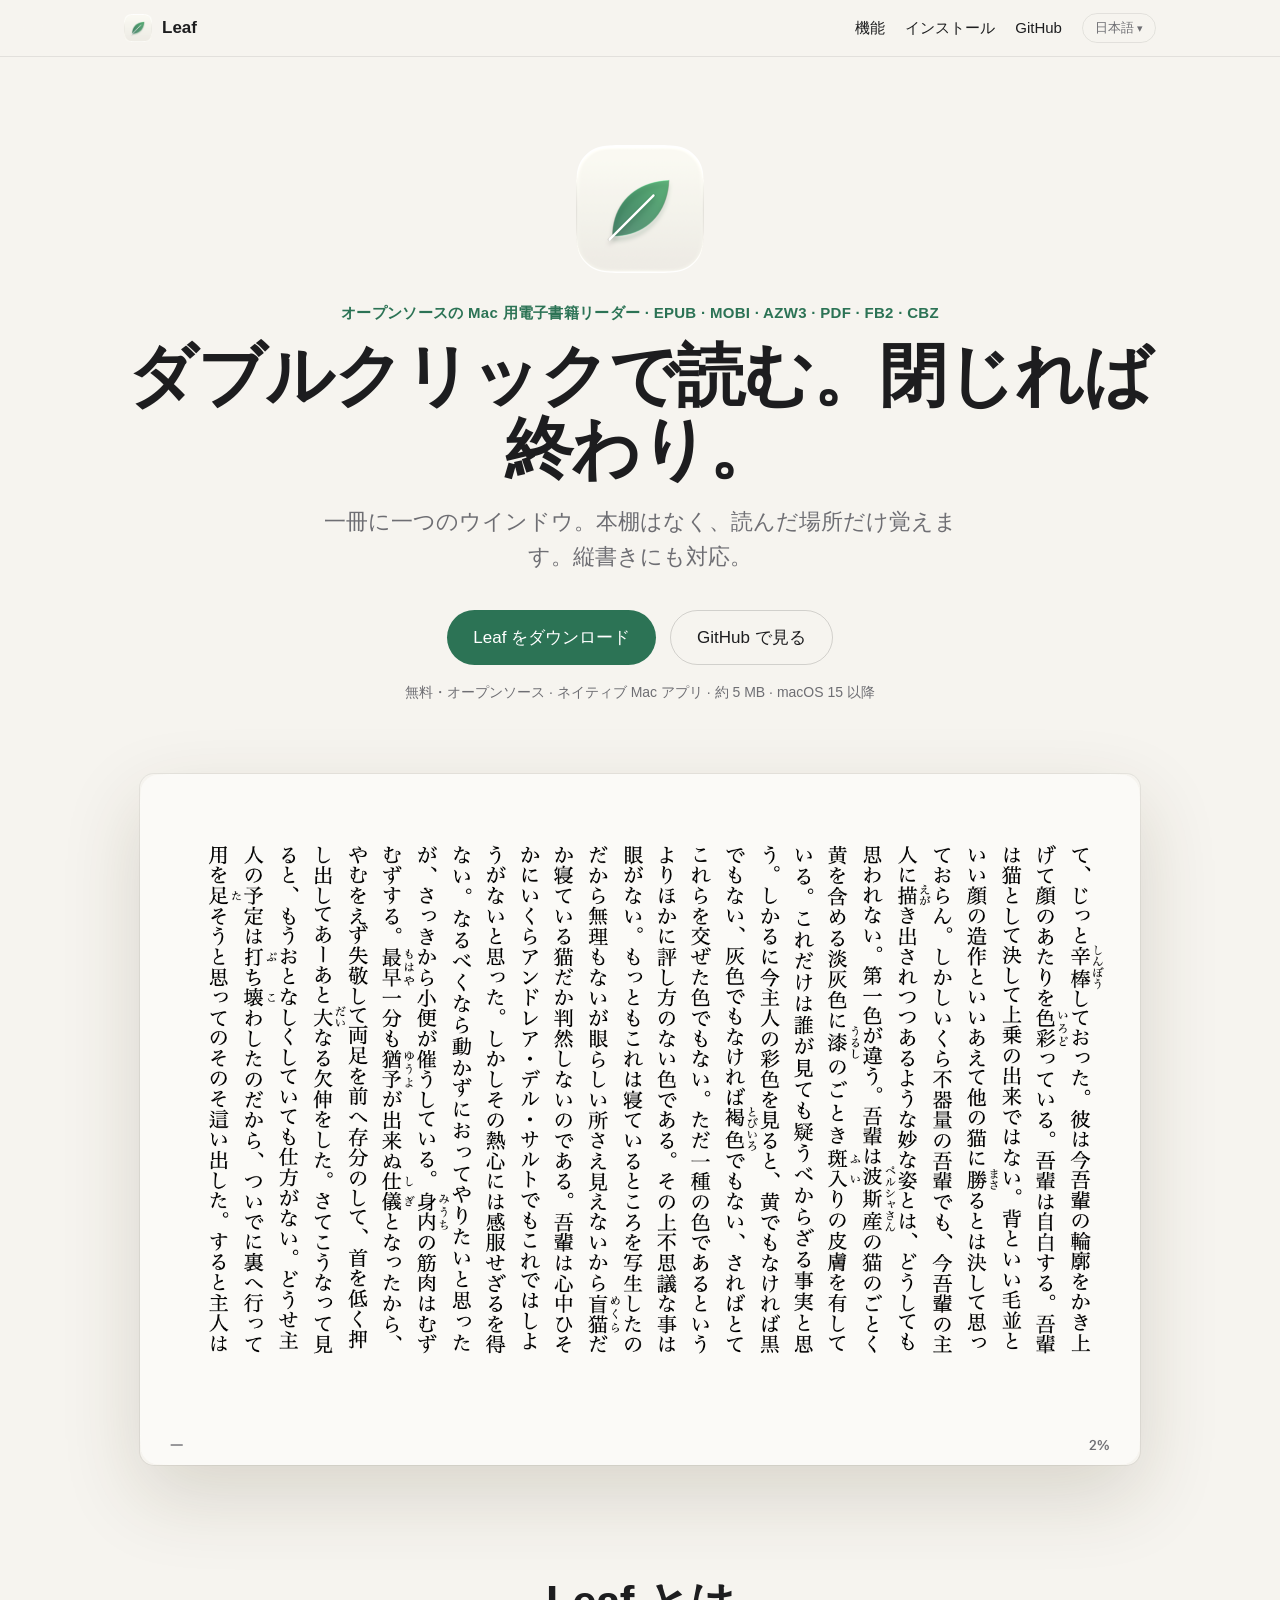
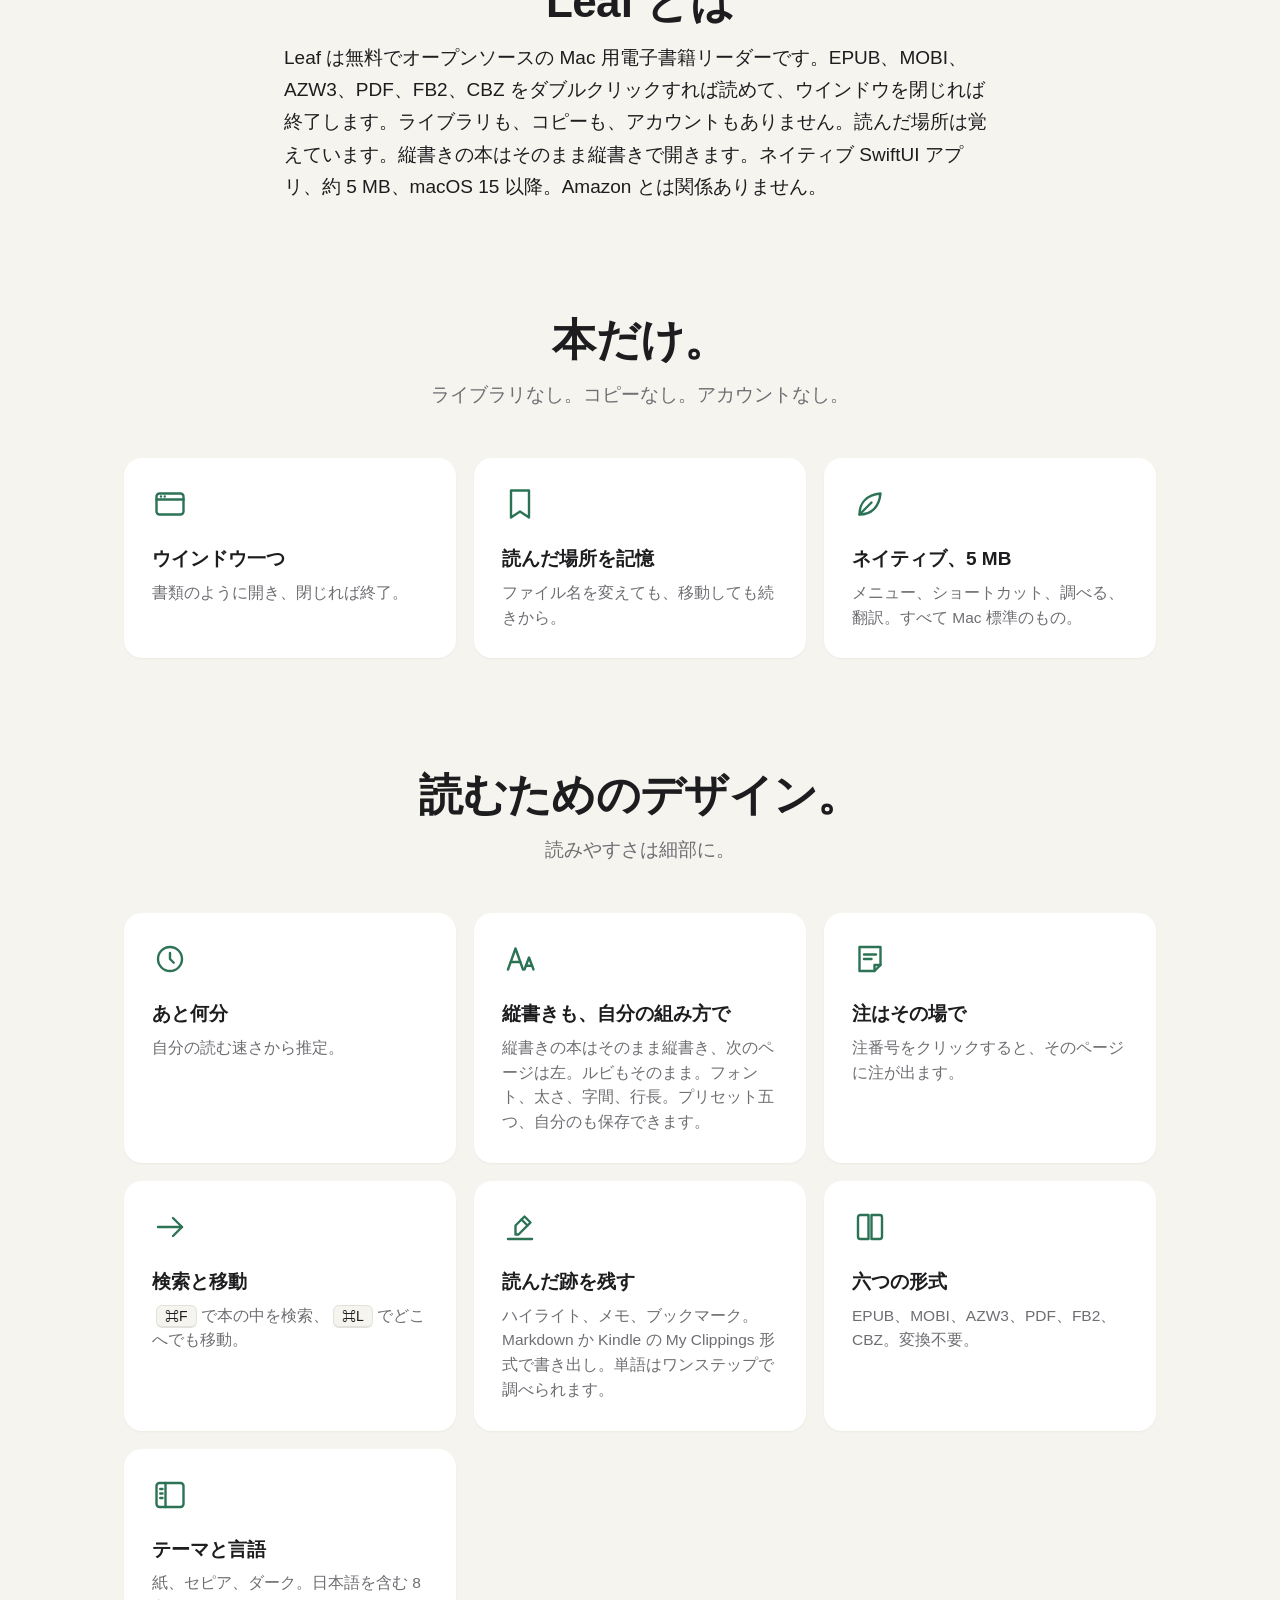
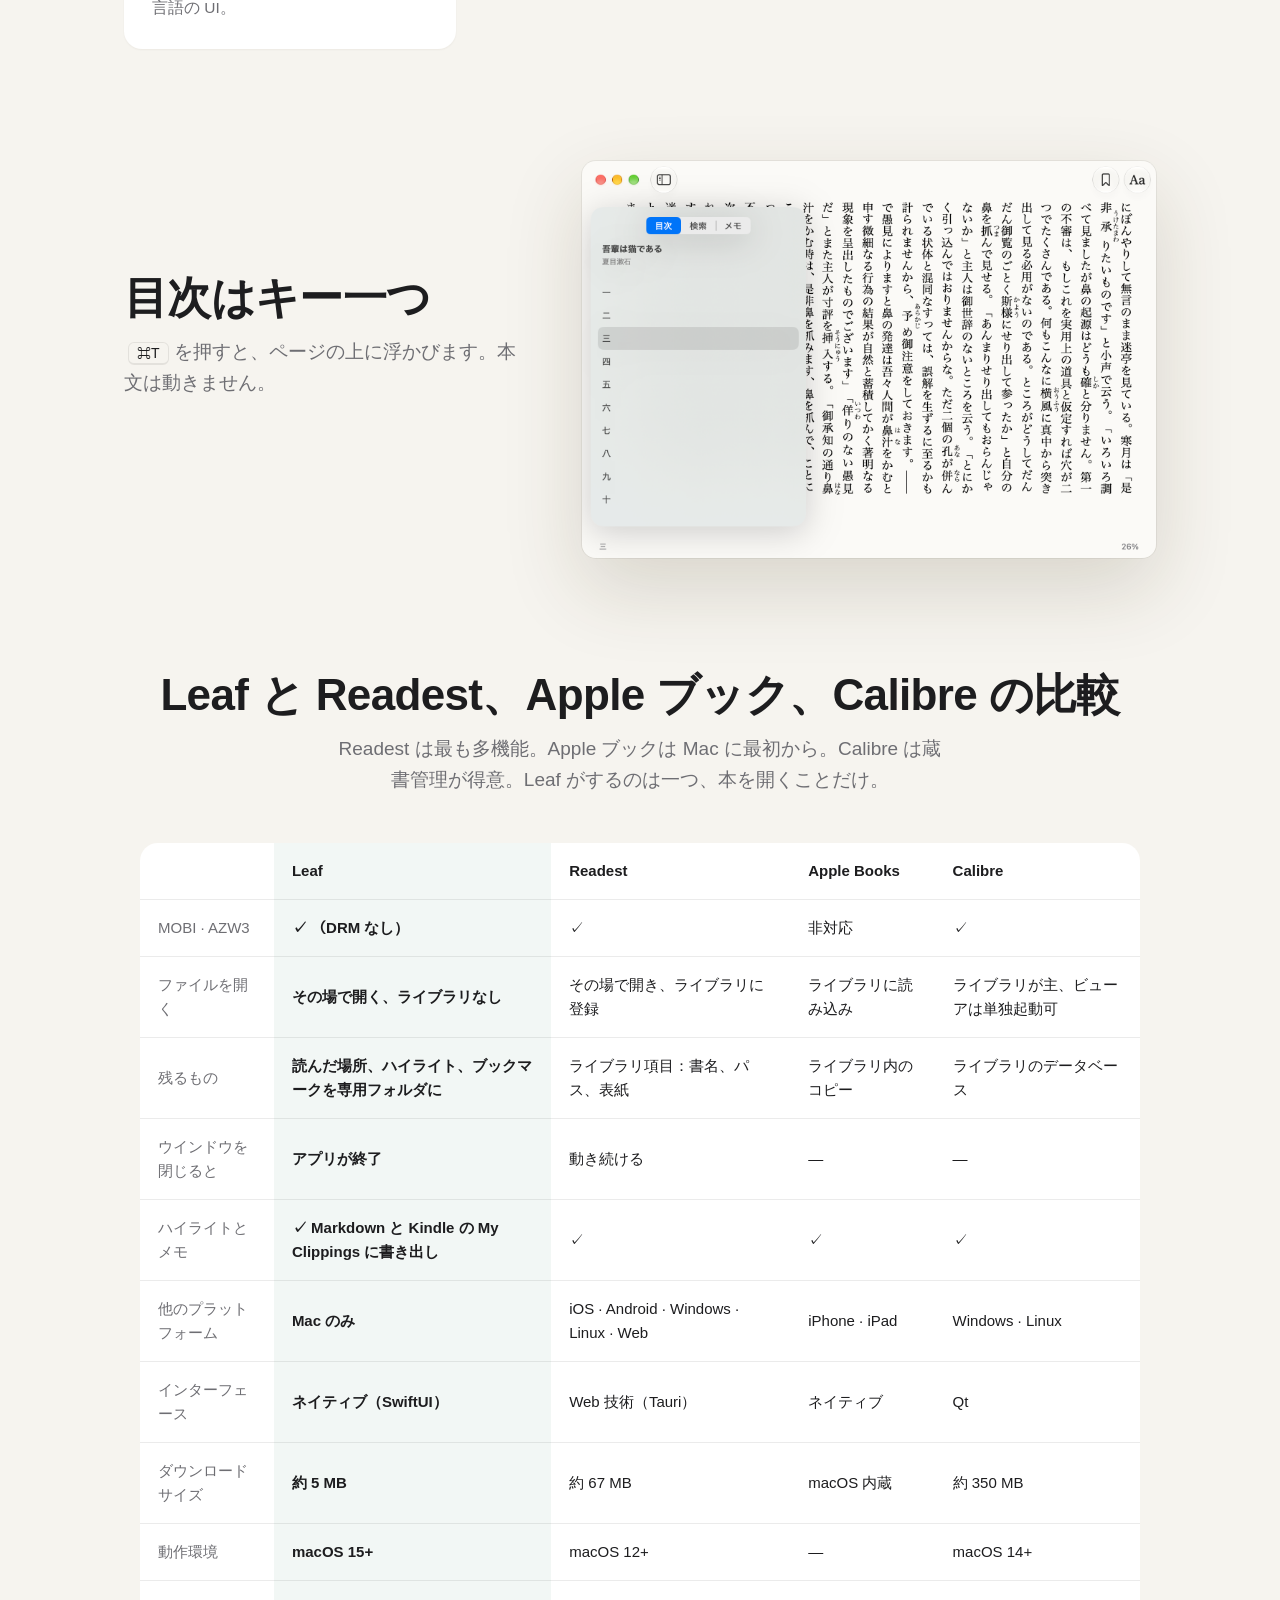
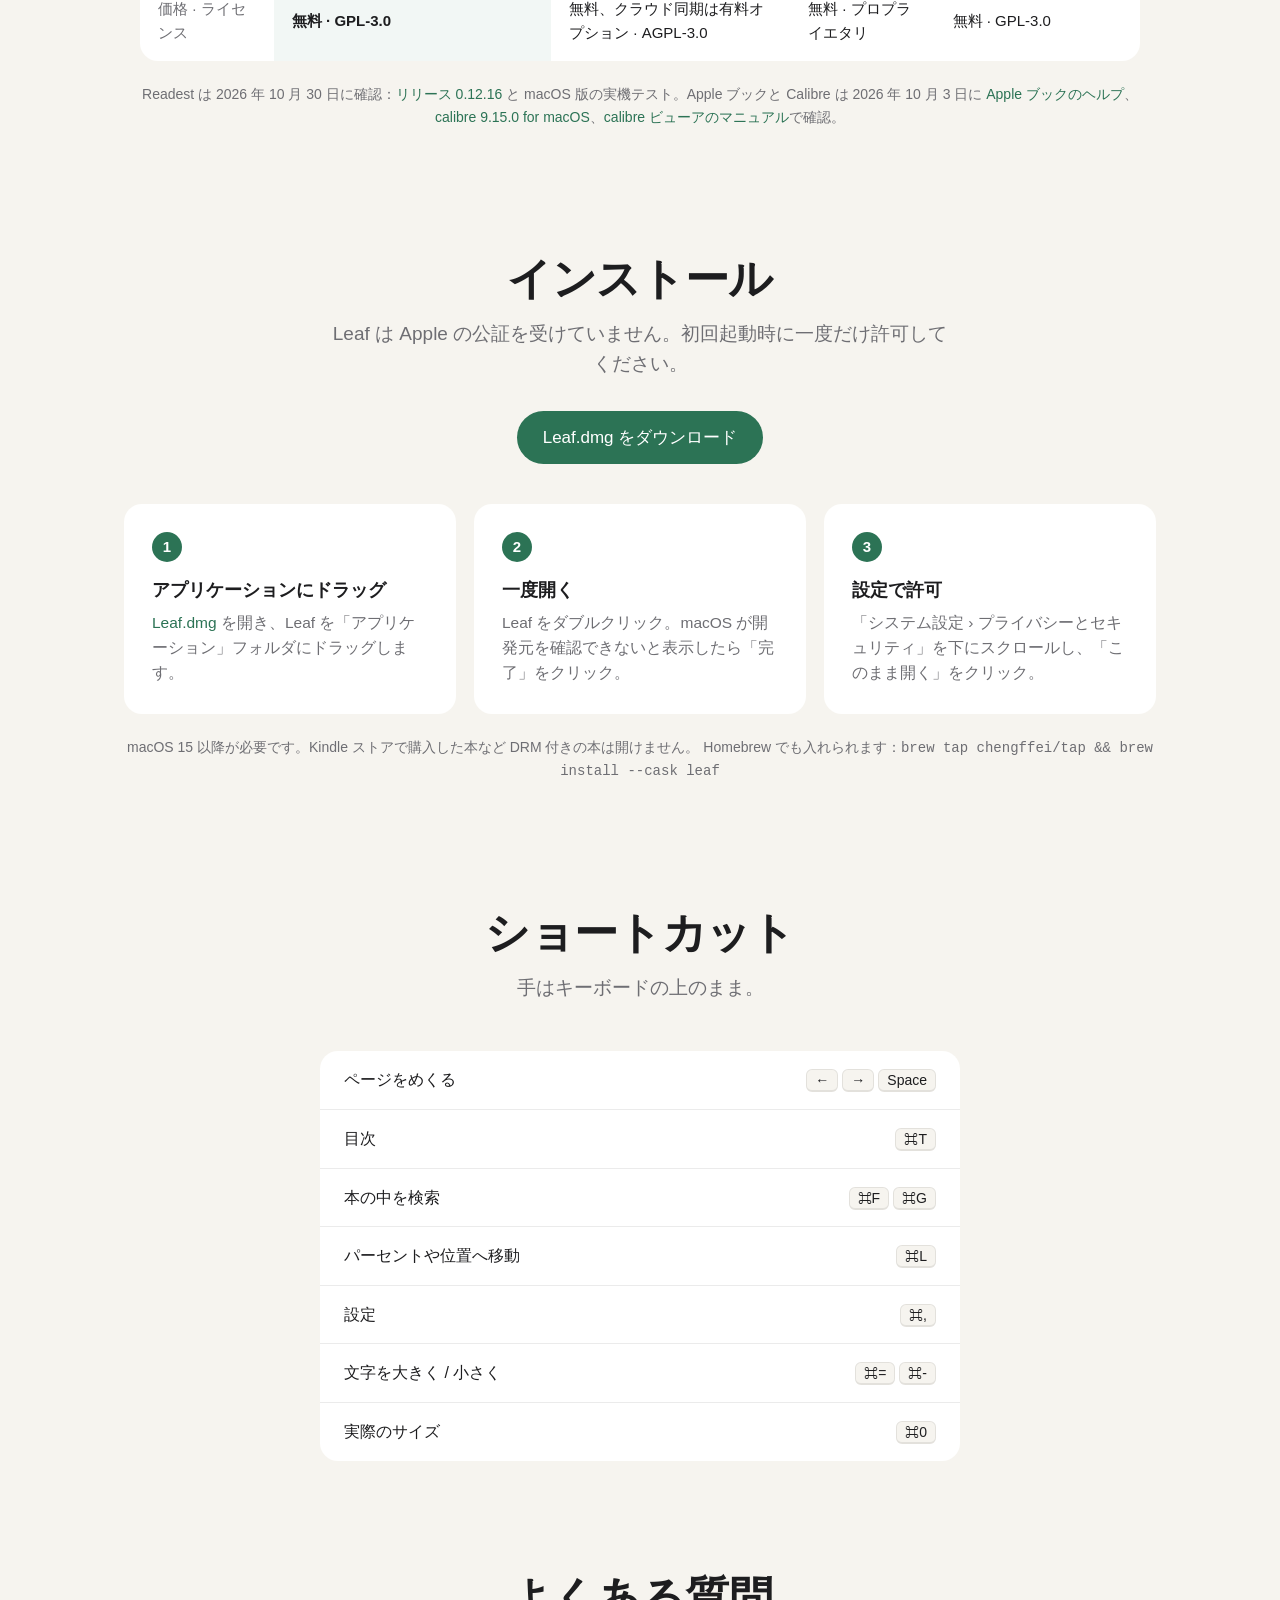
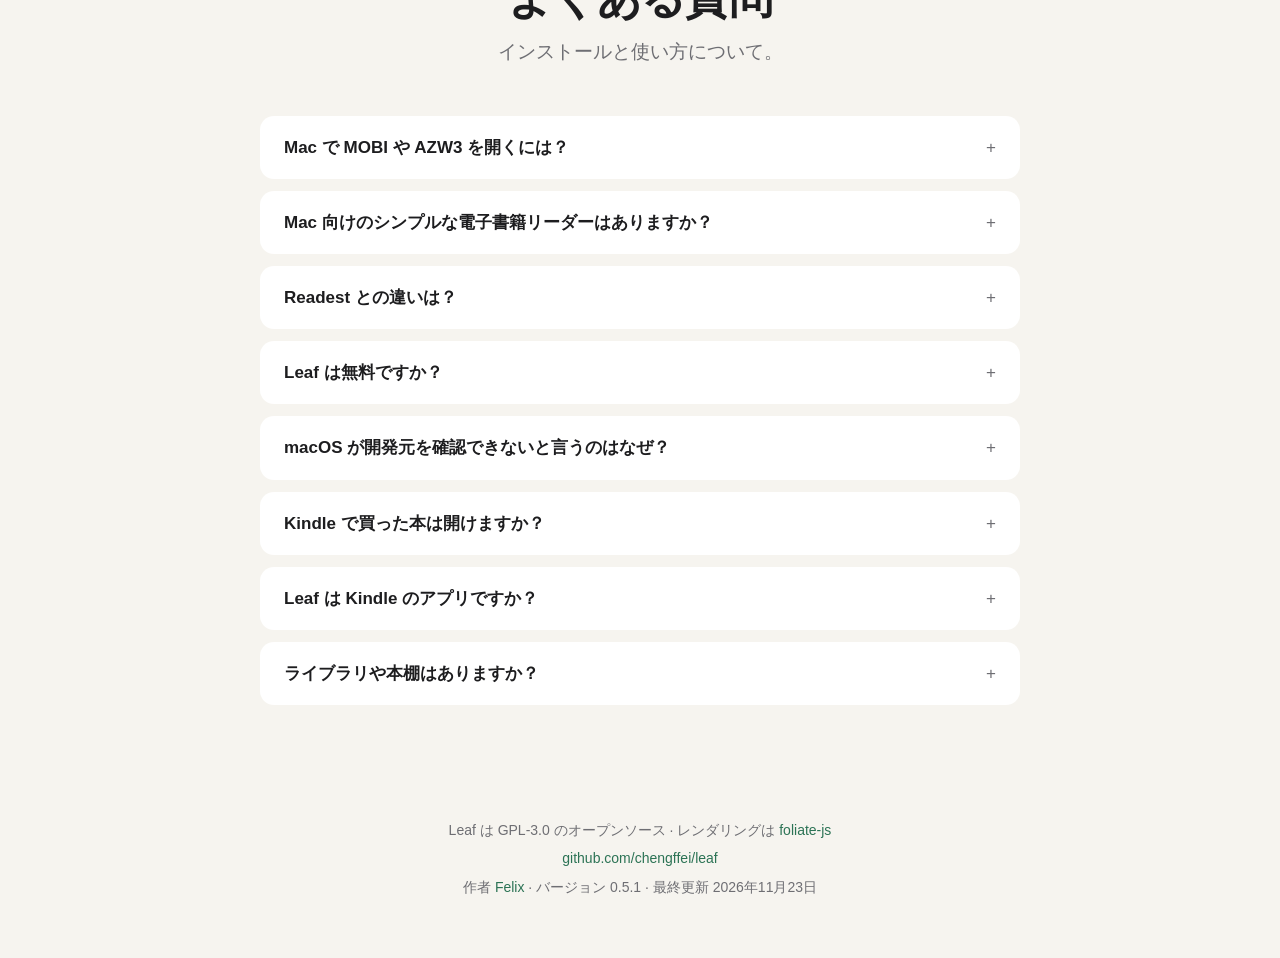
<file: docs/ja/index.html>
<!doctype html>
<html lang="ja">
<head>
<meta charset="utf-8">
<meta name="viewport" content="width=device-width, initial-scale=1">
<title>Leaf — 本棚のいらない Mac 用電子書籍リーダー、縦書き対応</title>
<meta name="description" content="無料でオープンソースの Mac 用電子書籍リーダー。EPUB、MOBI、AZW3、PDF、FB2、CBZ をダブルクリックで読み、ウインドウを閉じれば終了。縦書きの本はそのまま縦書きで、ルビも表示。ライブラリもアカウントも不要。ネイティブアプリ、約 5 MB。">
<link rel="canonical" href="https://chengffei.github.io/leaf/ja/">
<link rel="alternate" hreflang="en" href="https://chengffei.github.io/leaf/">
<link rel="alternate" hreflang="zh-Hans" href="https://chengffei.github.io/leaf/zh/">
<link rel="alternate" hreflang="zh-Hant" href="https://chengffei.github.io/leaf/zh-hant/">
<link rel="alternate" hreflang="ja" href="https://chengffei.github.io/leaf/ja/">
<link rel="alternate" hreflang="ko" href="https://chengffei.github.io/leaf/ko/">
<link rel="alternate" hreflang="fr" href="https://chengffei.github.io/leaf/fr/">
<link rel="alternate" hreflang="de" href="https://chengffei.github.io/leaf/de/">
<link rel="alternate" hreflang="es" href="https://chengffei.github.io/leaf/es/">
<link rel="alternate" hreflang="x-default" href="https://chengffei.github.io/leaf/">
<link rel="alternate" type="text/plain" title="llms.txt" href="https://chengffei.github.io/leaf/llms.txt">
<meta name="theme-color" content="#f6f4ef">
<meta property="og:type" content="website">
<meta property="og:site_name" content="Leaf">
<meta property="og:url" content="https://chengffei.github.io/leaf/ja/">
<meta property="og:title" content="Leaf — 本棚のいらない Mac 用電子書籍リーダー、縦書き対応">
<meta property="og:description" content="ダブルクリックで読む。閉じれば終わり。縦書き対応の小さなネイティブ Mac 用電子書籍リーダー。無料・オープンソース。">
<meta property="og:image" content="https://chengffei.github.io/leaf/images/og.png">
<meta property="og:image:width" content="1200">
<meta property="og:image:height" content="630">
<meta property="og:image:alt" content="Leaf showing a book in two-column layout">
<meta property="og:locale" content="ja_JP">
<meta property="og:locale:alternate" content="en_US">
<meta property="og:locale:alternate" content="zh_CN">
<meta property="og:locale:alternate" content="zh_TW">
<meta property="og:locale:alternate" content="ko_KR">
<meta property="og:locale:alternate" content="fr_FR">
<meta property="og:locale:alternate" content="de_DE">
<meta property="og:locale:alternate" content="es_ES">
<meta name="twitter:card" content="summary_large_image">
<meta name="twitter:title" content="Leaf — 本棚のいらない Mac 用電子書籍リーダー、縦書き対応">
<meta name="twitter:description" content="ダブルクリックで読む。閉じれば終わり。縦書き対応の小さなネイティブ Mac 用電子書籍リーダー。無料・オープンソース。">
<meta name="twitter:image" content="https://chengffei.github.io/leaf/images/og.png">
<link rel="icon" type="image/png" sizes="64x64" href="../images/favicon.png">
<link rel="apple-touch-icon" href="../images/apple-touch-icon.png">
<script type="application/ld+json">
{
  "@context": "https://schema.org",
  "@type": "SoftwareApplication",
  "name": "Leaf",
  "description": "無料でオープンソースの Mac 用電子書籍リーダー。EPUB、MOBI、AZW3、PDF、FB2、CBZ を開く。縦書き対応。ライブラリもアカウントも不要。",
  "applicationCategory": "ProductivityApplication",
  "applicationSubCategory": "Ebook reader",
  "operatingSystem": "macOS 15 or later",
  "softwareVersion": "0.5.1",
  "dateModified": "2026-11-23",
  "inLanguage": "ja",
  "url": "https://chengffei.github.io/leaf/ja/",
  "downloadUrl": "https://github.com/chengffei/leaf/releases/latest/download/Leaf.dmg",
  "fileFormat": [
    "application/epub+zip",
    "application/x-mobipocket-ebook",
    "application/vnd.amazon.mobi8-ebook",
    "application/pdf",
    "application/x-fictionbook+xml",
    "application/vnd.comicbook+zip"
  ],
  "screenshot": "https://chengffei.github.io/leaf/images/reading-ja.png",
  "image": "https://chengffei.github.io/leaf/images/icon.png",
  "license": "https://www.gnu.org/licenses/gpl-3.0.html",
  "isAccessibleForFree": true,
  "offers": {
    "@type": "Offer",
    "price": "0",
    "priceCurrency": "USD"
  },
  "author": {
    "@type": "Person",
    "name": "Felix",
    "url": "https://github.com/chengffei"
  },
  "codeRepository": "https://github.com/chengffei/leaf"
}
</script>
<script type="application/ld+json">
{
  "@context": "https://schema.org",
  "@type": "FAQPage",
  "inLanguage": "ja",
  "mainEntity": [
    {
      "@type": "Question",
      "name": "Mac で MOBI や AZW3 を開くには？",
      "acceptedAnswer": {
        "@type": "Answer",
        "text": "Leaf をインストールして、Finder でファイルをダブルクリックするか、右クリックして「このアプリケーションで開く › Leaf」を選びます。DRM のないファイルに限ります。"
      }
    },
    {
      "@type": "Question",
      "name": "Mac 向けのシンプルな電子書籍リーダーはありますか？",
      "acceptedAnswer": {
        "@type": "Answer",
        "text": "Leaf は DRM のない EPUB、MOBI、AZW3 に加えて PDF、FB2、CBZ を、一冊ずつ別のウインドウで開きます。読む速さから推定した残り時間、位置番号、組版プリセット、その場で出る注、本の中の検索があり、ハイライト、メモ、ブックマークと書き出しもできます。縦書きの本は縦書きのまま。ウインドウを閉じれば終了。ストアもアカウントもありません。"
      }
    },
    {
      "@type": "Question",
      "name": "Readest との違いは？",
      "acceptedAnswer": {
        "@type": "Answer",
        "text": "Readest はクロスプラットフォームで、ライブラリ、同期、読み上げがあります。Leaf は Mac 専用で、意図的に少なくしています：ライブラリなし、同期なし、本を閉じれば終了。読んだ場所、ハイライト、ブックマークは専用フォルダに保存し、本のファイルには触れません。約 5 MB、Readest は約 67 MB。"
      }
    },
    {
      "@type": "Question",
      "name": "Leaf は無料ですか？",
      "acceptedAnswer": {
        "@type": "Answer",
        "text": "はい。無料で、GPL-3.0 のオープンソースです。"
      }
    },
    {
      "@type": "Question",
      "name": "macOS が開発元を確認できないと言うのはなぜ？",
      "acceptedAnswer": {
        "@type": "Answer",
        "text": "Leaf は Apple の公証を受けていません。一度開いて警告を閉じ、「システム設定 › プライバシーとセキュリティ」で「このまま開く」をクリックしてください。必要なのは一度だけです。"
      }
    },
    {
      "@type": "Question",
      "name": "Kindle で買った本は開けますか？",
      "acceptedAnswer": {
        "@type": "Answer",
        "text": "DRM のないファイルだけです。Kindle ストアで購入した本にはたいてい DRM があり、Leaf では開けません。"
      }
    },
    {
      "@type": "Question",
      "name": "Leaf は Kindle のアプリですか？",
      "acceptedAnswer": {
        "@type": "Answer",
        "text": "いいえ。Leaf は独立したオープンソースプロジェクトで、Amazon とは関係ありません。DRM のない EPUB、MOBI、AZW3 を Mac で読むためのもので、ストアもアカウントもありません。"
      }
    },
    {
      "@type": "Question",
      "name": "ライブラリや本棚はありますか？",
      "acceptedAnswer": {
        "@type": "Answer",
        "text": "ありません。Leaf は本をその場で開き、読み込みもコピーもしません。Leaf が覚えるのは各本の読んだ場所だけ。ほかの Mac の書類アプリと同じく、最近のファイルは「ファイル › 最近使った項目を開く」に並びます。"
      }
    }
  ]
}
</script>
<style>
  :root {
    --paper: #f6f4ef;
    --card: #ffffff;
    --ink: #1d1d1f;
    --muted: #6e6e73;
    --line: rgba(0, 0, 0, .08);
    --green: #2c7355;
    --green-hover: #245f46;
    --radius: 18px;
    color-scheme: light;
  }
  * { box-sizing: border-box; }
  html { -webkit-text-size-adjust: 100%; }
  body {
    margin: 0;
    background: var(--paper);
    color: var(--ink);
    font: 17px/1.6 -apple-system, BlinkMacSystemFont, "SF Pro Text", "PingFang SC", "Helvetica Neue", sans-serif;
    -webkit-font-smoothing: antialiased;
  }
  a { color: var(--green); text-decoration: none; }
  a:hover { text-decoration: underline; }
  img { max-width: 100%; height: auto; display: block; }


  .wrap { max-width: 1080px; margin: 0 auto; padding: 0 24px; }

  nav {
    position: sticky; top: 0; z-index: 10;
    background: rgba(246, 244, 239, .82);
    -webkit-backdrop-filter: saturate(180%) blur(20px);
    backdrop-filter: saturate(180%) blur(20px);
    border-bottom: 1px solid var(--line);
  }
  nav .wrap { display: flex; align-items: center; justify-content: space-between; height: 56px; }
  .brand { display: flex; align-items: center; gap: 10px; font-weight: 600; color: var(--ink); }
  .brand:hover { text-decoration: none; }
  .brand img { width: 28px; height: 28px; }
  .nav-links { display: flex; align-items: center; gap: 20px; font-size: 15px; }
  .nav-links a { color: var(--ink); }
  .lang-toggle {
    display: inline-block; text-decoration: none;
    font: inherit; font-size: 13px; color: var(--muted);
    background: none; border: 1px solid var(--line); border-radius: 999px;
    padding: 4px 12px; cursor: pointer;
  }
  .lang-toggle:hover { color: var(--ink); border-color: rgba(0,0,0,.18); }
  /* 语言菜单：<details> 下拉，不靠 JS；当前语言作标题 */
  .langs { position: relative; }
  .langs summary { list-style: none; }
  .langs summary::-webkit-details-marker { display: none; }
  .langs summary::after { content: " ▾"; font-size: 11px; }
  .langs-menu {
    position: absolute; right: 0; top: calc(100% + 8px); z-index: 20; min-width: 140px;
    display: flex; flex-direction: column; padding: 6px;
    background: #fff; border: 1px solid var(--line); border-radius: 12px;
    box-shadow: 0 10px 32px rgba(0,0,0,.12);
  }
  .langs-menu a { display: block; padding: 7px 12px; border-radius: 8px; font-size: 14px; white-space: nowrap; }
  .langs-menu a:hover { background: var(--alt, #f5f5f7); text-decoration: none; }

  .hero { text-align: center; padding: 88px 24px 56px; }
  .hero .icon { width: 128px; height: 128px; margin: 0 auto 28px; }
  .narrow { max-width: 760px; }
  .definition { font-size: 19px; line-height: 1.7; margin: 0; text-align: left; }
  .table-scroll { overflow-x: auto; }
  table.compare { max-width: 1000px; }
  table.compare th { padding: 16px 24px; text-align: left; font-size: 15px; border-bottom: 1px solid var(--line); }
  table.compare td { text-align: left; color: var(--ink); font-size: 15px; }
  table.compare td:first-child { color: var(--muted); }
  table.compare th:nth-child(2), table.compare td:nth-child(2) { background: rgba(44, 115, 85, .06); font-weight: 600; }
  table.compare th, table.compare td { padding-left: 18px; padding-right: 18px; }
  .eyebrow { margin: 0 0 14px; font-size: 15px; font-weight: 600; letter-spacing: .02em; color: var(--green); }
  .faq { max-width: 760px; margin: 0 auto; }
  .faq details { background: var(--card); border-radius: 14px; padding: 18px 24px; margin-bottom: 12px; }
  .faq summary { cursor: pointer; font-weight: 600; font-size: 17px; list-style: none; }
  .faq summary::-webkit-details-marker { display: none; }
  .faq summary::after { content: "+"; float: right; color: var(--muted); font-weight: 400; }
  .faq details[open] summary::after { content: "–"; }
  .faq p { margin: 10px 0 0; color: var(--muted); font-size: 16px; }
  h1 {
    font-size: clamp(40px, 7vw, 68px); line-height: 1.08; letter-spacing: -.02em;
    margin: 0 0 18px; font-weight: 700;
  }
  .lead { font-size: clamp(18px, 2.4vw, 22px); color: var(--muted); margin: 0 auto 36px; max-width: 640px; }
  .actions { display: flex; gap: 14px; justify-content: center; flex-wrap: wrap; }
  .btn {
    display: inline-flex; align-items: center; gap: 8px;
    padding: 13px 26px; border-radius: 999px; font-size: 17px; font-weight: 500;
  }
  .btn:hover { text-decoration: none; }
  .btn-primary { background: var(--green); color: #fff; }
  .btn-primary:hover { background: var(--green-hover); }
  .btn-secondary { color: var(--ink); border: 1px solid rgba(0,0,0,.15); }
  .btn-secondary:hover { background: rgba(0,0,0,.03); }
  .meta { margin-top: 16px; font-size: 14px; color: var(--muted); }

  .shot {
    margin: 0 auto; max-width: 1000px;
    border-radius: 14px; overflow: hidden;
    box-shadow: 0 30px 80px rgba(60, 48, 20, .16), 0 0 0 1px rgba(0,0,0,.06);
    background: transparent; /* 截图自带窗口圆角（透明角） */
  }

  section.wrap { padding-top: 112px; }
  h2 {
    font-size: clamp(30px, 4.4vw, 44px); line-height: 1.15; letter-spacing: -.015em;
    margin: 0 0 14px; text-align: center; font-weight: 700;
  }
  .section-lead { text-align: center; color: var(--muted); margin: 0 auto 48px; max-width: 620px; font-size: 19px; }

  .grid { display: grid; grid-template-columns: repeat(3, 1fr); gap: 18px; }
  .card {
    background: var(--card); border-radius: var(--radius); padding: 28px;
    box-shadow: 0 1px 2px rgba(60, 48, 20, .05);
  }
  .card .glyph { width: 36px; height: 36px; color: var(--green); margin-bottom: 14px; }
  .card h3 { margin: 0 0 6px; font-size: 19px; }
  .card p { margin: 0; color: var(--muted); font-size: 15.5px; }

  .split { display: grid; grid-template-columns: 1fr 1.4fr; gap: 48px; align-items: center; }
  .split h2, .split .section-lead { text-align: left; margin-left: 0; }

  .steps { counter-reset: step; display: grid; grid-template-columns: repeat(3, 1fr); gap: 18px; }
  .step { background: var(--card); border-radius: var(--radius); padding: 28px; position: relative; }
  .step::before {
    counter-increment: step; content: counter(step);
    display: grid; place-items: center; width: 30px; height: 30px; border-radius: 50%;
    background: var(--green); color: #fff; font-weight: 600; font-size: 15px; margin-bottom: 14px;
  }
  .step h3 { margin: 0 0 6px; font-size: 18px; }
  .step p { margin: 0; color: var(--muted); font-size: 15.5px; }
  .install-download { margin: -16px 0 40px; }
  .note { text-align: center; color: var(--muted); font-size: 14px; margin-top: 22px; }

  table { width: 100%; max-width: 640px; margin: 0 auto; border-collapse: collapse; background: var(--card); border-radius: var(--radius); overflow: hidden; }
  td { padding: 16px 24px; border-bottom: 1px solid var(--line); font-size: 16px; }
  tr:last-child td { border-bottom: none; }
  td:last-child { text-align: right; color: var(--muted); }
  kbd {
    font: 500 14px -apple-system, BlinkMacSystemFont, sans-serif; color: var(--ink);
    background: var(--paper); border: 1px solid var(--line); border-bottom-width: 2px;
    border-radius: 6px; padding: 2px 8px; margin-left: 4px;
  }

  footer.wrap { padding-top: 96px; padding-bottom: 56px; text-align: center; color: var(--muted); font-size: 14px; }
  footer p { margin: 6px 0; }

  @media (max-width: 820px) {
    .grid, .steps { grid-template-columns: 1fr; }
    .split { grid-template-columns: 1fr; gap: 28px; }
    .split h2, .split .section-lead { text-align: center; margin-left: auto; }
    .hero { padding: 56px 24px 40px; }
    section.wrap { padding-top: 80px; }
    .nav-links .hide-sm { display: none; }
    td { padding: 14px 16px; }
  }
</style>
</head>
<body>

<nav>
  <div class="wrap">
    <a class="brand" href="#"><img src="../images/favicon.png" width="28" height="28" alt="">Leaf</a>
    <div class="nav-links">
      <a class="hide-sm" href="#features">機能</a>
      <a class="hide-sm" href="#install">インストール</a>
      <a href="https://github.com/chengffei/leaf">GitHub</a>
      <details class="langs"><summary class="lang-toggle" aria-label="Language">日本語</summary><div class="langs-menu"><a href="../" hreflang="en" lang="en">English</a><a href="../zh/" hreflang="zh-Hans" lang="zh-Hans">简体中文</a><a href="../zh-hant/" hreflang="zh-Hant" lang="zh-Hant">繁體中文</a><a href="../ko/" hreflang="ko" lang="ko">한국어</a><a href="../fr/" hreflang="fr" lang="fr">Français</a><a href="../de/" hreflang="de" lang="de">Deutsch</a><a href="../es/" hreflang="es" lang="es">Español</a></div></details>
    </div>
  </div>
</nav>

<header class="hero wrap">
  <img class="icon" src="../images/icon-256.png" width="128" height="128" alt="Leaf app icon">
  <p class="eyebrow">オープンソースの Mac 用電子書籍リーダー · EPUB · MOBI · AZW3 · PDF · FB2 · CBZ</p>
  <h1>ダブルクリックで読む。閉じれば終わり。</h1>
  <p class="lead">
    
    一冊に一つのウインドウ。本棚はなく、読んだ場所だけ覚えます。縦書きにも対応。
  </p>
  <div class="actions">
    <a class="btn btn-primary" href="https://github.com/chengffei/leaf/releases/latest/download/Leaf.dmg">
      Leaf をダウンロード
    </a>
    <a class="btn btn-secondary" href="https://github.com/chengffei/leaf">
      GitHub で見る
    </a>
  </div>
  <p class="meta">
    
    無料・オープンソース · ネイティブ Mac アプリ · 約 5 MB · macOS 15 以降
  </p>
</header>

<div class="wrap">
  <div class="shot">
    <img src="../images/reading-ja.png" width="1600" height="1106" alt="Leaf で夏目漱石『吾輩は猫である』を縦書きで読む" loading="eager">
  </div>
</div>

<section id="about" class="wrap narrow">
  <h2>Leaf とは</h2>
  <p class="definition">
    Leaf は無料でオープンソースの Mac 用電子書籍リーダーです。EPUB、MOBI、AZW3、PDF、FB2、CBZ をダブルクリックすれば読めて、ウインドウを閉じれば終了します。ライブラリも、コピーも、アカウントもありません。読んだ場所は覚えています。縦書きの本はそのまま縦書きで開きます。ネイティブ SwiftUI アプリ、約 5 MB、macOS 15 以降。Amazon とは関係ありません。
    
  </p>
</section>

<section id="features" class="wrap">
  <h2>本だけ。</h2>
  <p class="section-lead">
    
    ライブラリなし。コピーなし。アカウントなし。
  </p>
  <div class="grid">
    <div class="card">
      <svg class="glyph" viewBox="0 0 24 24" fill="none" stroke="currentColor" stroke-width="1.6" stroke-linecap="round" stroke-linejoin="round"><rect x="3" y="5" width="18" height="14" rx="2"/><path d="M3 9h18"/><path d="M6 7h.01M8.5 7h.01"/></svg>
      <h3>ウインドウ一つ</h3>
      <p>書類のように開き、閉じれば終了。</p>
    </div>
    <div class="card">
      <svg class="glyph" viewBox="0 0 24 24" fill="none" stroke="currentColor" stroke-width="1.6" stroke-linecap="round" stroke-linejoin="round"><path d="M6 3h12v18l-6-4-6 4z"/></svg>
      <h3>読んだ場所を記憶</h3>
      <p>ファイル名を変えても、移動しても続きから。</p>
    </div>
    <div class="card">
      <svg class="glyph" viewBox="0 0 24 24" fill="none" stroke="currentColor" stroke-width="1.6" stroke-linecap="round" stroke-linejoin="round"><path d="M5 19c0-8 5-13 14-14-1 9-6 14-14 14z"/><path d="M5 19 13 11"/></svg>
      <h3>ネイティブ、5 MB</h3>
      <p>メニュー、ショートカット、調べる、翻訳。すべて Mac 標準のもの。</p>
    </div>
  </div>
</section>

<section id="reading" class="wrap">
  <h2>読むためのデザイン。</h2>
  <p class="section-lead">
    
    読みやすさは細部に。
  </p>
  <div class="grid">
    <div class="card">
      <svg class="glyph" viewBox="0 0 24 24" fill="none" stroke="currentColor" stroke-width="1.6" stroke-linecap="round" stroke-linejoin="round"><circle cx="12" cy="12" r="8"/><path d="M12 8v4l2.5 2.5"/></svg>
      <h3>あと何分</h3>
      <p>自分の読む速さから推定。</p>
    </div>
    <div class="card">
      <svg class="glyph" viewBox="0 0 24 24" fill="none" stroke="currentColor" stroke-width="1.6" stroke-linecap="round" stroke-linejoin="round"><path d="M4 19 9 5l5 14"/><path d="M5.8 14h6.4"/><path d="M15 19l3-8 3 8"/><path d="M16 16.5h4"/></svg>
      <h3>縦書きも、自分の組み方で</h3>
      <p>縦書きの本はそのまま縦書き、次のページは左。ルビもそのまま。フォント、太さ、字間、行長。プリセット五つ、自分のも保存できます。</p>
    </div>
    <div class="card">
      <svg class="glyph" viewBox="0 0 24 24" fill="none" stroke="currentColor" stroke-width="1.6" stroke-linecap="round" stroke-linejoin="round"><path d="M5 4h14v12l-4 4H5z"/><path d="M15 20v-4h4"/><path d="M8 9h8M8 12h5"/></svg>
      <h3>注はその場で</h3>
      <p>注番号をクリックすると、そのページに注が出ます。</p>
    </div>
    <div class="card">
      <svg class="glyph" viewBox="0 0 24 24" fill="none" stroke="currentColor" stroke-width="1.6" stroke-linecap="round" stroke-linejoin="round"><path d="M4 12h16"/><path d="M14 6l6 6-6 6"/></svg>
      <h3>検索と移動</h3>
      <p><kbd>⌘F</kbd> で本の中を検索、<kbd>⌘L</kbd> でどこへでも移動。</p>
    </div>
    <div class="card">
      <svg class="glyph" viewBox="0 0 24 24" fill="none" stroke="currentColor" stroke-width="1.6" stroke-linecap="round" stroke-linejoin="round"><path d="M9 11l4-4 4 4-6 6H9z"/><path d="M13 7l2-2 4 4-2 2"/><path d="M4 20h16"/></svg>
      <h3>読んだ跡を残す</h3>
      <p>ハイライト、メモ、ブックマーク。Markdown か Kindle の My Clippings 形式で書き出し。単語はワンステップで調べられます。</p>
    </div>
    <div class="card">
      <svg class="glyph" viewBox="0 0 24 24" fill="none" stroke="currentColor" stroke-width="1.6" stroke-linecap="round" stroke-linejoin="round"><path d="M4 5.5A1.5 1.5 0 0 1 5.5 4H11v16H5.5A1.5 1.5 0 0 1 4 18.5z"/><path d="M20 5.5A1.5 1.5 0 0 0 18.5 4H13v16h5.5a1.5 1.5 0 0 0 1.5-1.5z"/></svg>
      <h3>六つの形式</h3>
      <p>EPUB、MOBI、AZW3、PDF、FB2、CBZ。変換不要。</p>
    </div>
    <div class="card">
      <svg class="glyph" viewBox="0 0 24 24" fill="none" stroke="currentColor" stroke-width="1.6" stroke-linecap="round" stroke-linejoin="round"><rect x="3" y="4" width="18" height="16" rx="2"/><path d="M9 4v16"/><path d="M5.5 8h1.5M5.5 11h1.5M5.5 14h1.5"/></svg>
      <h3>テーマと言語</h3>
      <p>紙、セピア、ダーク。日本語を含む 8 言語の UI。</p>
    </div>
  </div>
</section>

<section class="wrap">
  <div class="split">
    <div>
      <h2>目次はキー一つ</h2>
      <p class="section-lead">
        
        <kbd>⌘T</kbd> を押すと、ページの上に浮かびます。本文は動きません。
      </p>
    </div>
    <div class="shot">
      <img src="../images/toc-ja.png" width="1600" height="1106" alt="Leaf の目次パネル、縦書きの『吾輩は猫である』" loading="lazy">
    </div>
  </div>
</section>

<section id="compare" class="wrap">
  <h2>Leaf と Readest、Apple ブック、Calibre の比較</h2>
  <p class="section-lead">
    Readest は最も多機能。Apple ブックは Mac に最初から。Calibre は蔵書管理が得意。Leaf がするのは一つ、本を開くことだけ。
    
  </p>
  <div class="table-scroll">
  <table class="compare">
    <thead><tr><th></th><th>Leaf</th><th>Readest</th><th>Apple Books</th><th>Calibre</th></tr></thead>
    <tbody>
      <tr><td>MOBI · AZW3</td><td>✓ （DRM なし）</td><td>✓</td><td>非対応</td><td>✓</td></tr>
      <tr><td>ファイルを開く</td><td>その場で開く、ライブラリなし</td><td>その場で開き、ライブラリに登録</td><td>ライブラリに読み込み</td><td>ライブラリが主、ビューアは単独起動可</td></tr>
      <tr><td>残るもの</td><td>読んだ場所、ハイライト、ブックマークを専用フォルダに</td><td>ライブラリ項目：書名、パス、表紙</td><td>ライブラリ内のコピー</td><td>ライブラリのデータベース</td></tr>
      <tr><td>ウインドウを閉じると</td><td>アプリが終了</td><td>動き続ける</td><td>—</td><td>—</td></tr>
      <tr><td>ハイライトとメモ</td><td>✓ Markdown と Kindle の My Clippings に書き出し</td><td>✓</td><td>✓</td><td>✓</td></tr>
      <tr><td>他のプラットフォーム</td><td>Mac のみ</td><td>iOS · Android · Windows · Linux · Web</td><td>iPhone · iPad</td><td>Windows · Linux</td></tr>
      <tr><td>インターフェース</td><td>ネイティブ（SwiftUI）</td><td>Web 技術（Tauri）</td><td>ネイティブ</td><td>Qt</td></tr>
      <tr><td>ダウンロードサイズ</td><td>約 5 MB</td><td>約 67 MB</td><td>macOS 内蔵</td><td>約 350 MB</td></tr>
      <tr><td>動作環境</td><td>macOS 15+</td><td>macOS 12+</td><td>—</td><td>macOS 14+</td></tr>
      <tr><td>価格 · ライセンス</td><td>無料 · GPL-3.0</td><td>無料、クラウド同期は有料オプション · AGPL-3.0</td><td>無料 · プロプライエタリ</td><td>無料 · GPL-3.0</td></tr>
    </tbody>
  </table>
  </div>
  <p class="note">
    Readest は 2026 年 10 月 30 日に確認：<a href="https://github.com/readest/readest/releases">リリース 0.12.16</a> と macOS 版の実機テスト。Apple ブックと Calibre は 2026 年 10 月 3 日に <a href="https://support.apple.com/guide/books/import-books-audiobooks-or-pdfs-ibkseed72068/mac">Apple ブックのヘルプ</a>、<a href="https://calibre-ebook.com/download_osx">calibre 9.15.0 for macOS</a>、<a href="https://manual.calibre-ebook.com/viewer.html">calibre ビューアのマニュアル</a>で確認。
    
  </p>
</section>

<section id="install" class="wrap">
  <h2>インストール</h2>
  <p class="section-lead">
    
    Leaf は Apple の公証を受けていません。初回起動時に一度だけ許可してください。
  </p>
  <div class="actions install-download">
    <a class="btn btn-primary" href="https://github.com/chengffei/leaf/releases/latest/download/Leaf.dmg">
      Leaf.dmg をダウンロード
    </a>
  </div>
  <div class="steps">
    <div class="step">
      <h3>アプリケーションにドラッグ</h3>
      <p><a href="https://github.com/chengffei/leaf/releases/latest/download/Leaf.dmg">Leaf.dmg</a> を開き、Leaf を「アプリケーション」フォルダにドラッグします。</p>
    </div>
    <div class="step">
      <h3>一度開く</h3>
      <p>Leaf をダブルクリック。macOS が開発元を確認できないと表示したら「完了」をクリック。</p>
    </div>
    <div class="step">
      <h3>設定で許可</h3>
      <p>「システム設定 › プライバシーとセキュリティ」を下にスクロールし、「このまま開く」をクリック。</p>
    </div>
  </div>
  <p class="note">
    
    macOS 15 以降が必要です。Kindle ストアで購入した本など DRM 付きの本は開けません。
    Homebrew でも入れられます：<code>brew tap chengffei/tap &amp;&amp; brew install --cask leaf</code>
  </p>
</section>

<section class="wrap">
  <h2>ショートカット</h2>
  <p class="section-lead">
    
    手はキーボードの上のまま。
  </p>
  <table>
    <tr><td>ページをめくる</td><td><kbd>←</kbd><kbd>→</kbd><kbd>Space</kbd></td></tr>
    <tr><td>目次</td><td><kbd>⌘T</kbd></td></tr>
    <tr><td>本の中を検索</td><td><kbd>⌘F</kbd><kbd>⌘G</kbd></td></tr>
    <tr><td>パーセントや位置へ移動</td><td><kbd>⌘L</kbd></td></tr>
    <tr><td>設定</td><td><kbd>⌘,</kbd></td></tr>
    <tr><td>文字を大きく / 小さく</td><td><kbd>⌘=</kbd><kbd>⌘-</kbd></td></tr>
    <tr><td>実際のサイズ</td><td><kbd>⌘0</kbd></td></tr>
  </table>
</section>

<section id="faq" class="wrap">
  <h2>よくある質問</h2>
  <p class="section-lead">インストールと使い方について。</p>
  <div class="faq">
    <details><summary>Mac で MOBI や AZW3 を開くには？</summary><p>Leaf をインストールして、Finder でファイルをダブルクリックするか、右クリックして「このアプリケーションで開く › Leaf」を選びます。DRM のないファイルに限ります。</p></details>
    <details><summary>Mac 向けのシンプルな電子書籍リーダーはありますか？</summary><p>Leaf は DRM のない EPUB、MOBI、AZW3 に加えて PDF、FB2、CBZ を、一冊ずつ別のウインドウで開きます。読む速さから推定した残り時間、位置番号、組版プリセット、その場で出る注、本の中の検索があり、ハイライト、メモ、ブックマークと書き出しもできます。縦書きの本は縦書きのまま。ウインドウを閉じれば終了。ストアもアカウントもありません。</p></details>
    <details><summary>Readest との違いは？</summary><p>Readest はクロスプラットフォームで、ライブラリ、同期、読み上げがあります。Leaf は Mac 専用で、意図的に少なくしています：ライブラリなし、同期なし、本を閉じれば終了。読んだ場所、ハイライト、ブックマークは専用フォルダに保存し、本のファイルには触れません。約 5 MB、Readest は約 67 MB。</p></details>
    <details><summary>Leaf は無料ですか？</summary><p>はい。無料で、GPL-3.0 のオープンソースです。</p></details>
    <details><summary>macOS が開発元を確認できないと言うのはなぜ？</summary><p>Leaf は Apple の公証を受けていません。一度開いて警告を閉じ、「システム設定 › プライバシーとセキュリティ」で「このまま開く」をクリックしてください。必要なのは一度だけです。</p></details>
    <details><summary>Kindle で買った本は開けますか？</summary><p>DRM のないファイルだけです。Kindle ストアで購入した本にはたいてい DRM があり、Leaf では開けません。</p></details>
    <details><summary>Leaf は Kindle のアプリですか？</summary><p>いいえ。Leaf は独立したオープンソースプロジェクトで、Amazon とは関係ありません。DRM のない EPUB、MOBI、AZW3 を Mac で読むためのもので、ストアもアカウントもありません。</p></details>
    <details><summary>ライブラリや本棚はありますか？</summary><p>ありません。Leaf は本をその場で開き、読み込みもコピーもしません。Leaf が覚えるのは各本の読んだ場所だけ。ほかの Mac の書類アプリと同じく、最近のファイルは「ファイル › 最近使った項目を開く」に並びます。</p></details>
  </div>
</section>

<footer class="wrap">
  <p>
    
    Leaf は GPL-3.0 のオープンソース · レンダリングは <a href="https://github.com/johnfactotum/foliate-js">foliate-js</a>
  </p>
  <p><a href="https://github.com/chengffei/leaf">github.com/chengffei/leaf</a></p>
  <p>
    作者 <a href="https://github.com/chengffei">Felix</a> · バージョン 0.5.1 · 最終更新 <time datetime="2026-11-23">2026年11月23日</time>
    
  </p>
</footer>

<script>
  // 语言菜单：点菜单外或选了语言就收起（<details> 自己不会）
  for (const d of document.querySelectorAll('details.langs')) {
    document.addEventListener('click', e => { if (!d.contains(e.target)) d.removeAttribute('open') })
    document.addEventListener('keydown', e => { if (e.key === 'Escape') d.removeAttribute('open') })
  }
</script>
</body>
</html>
</file>
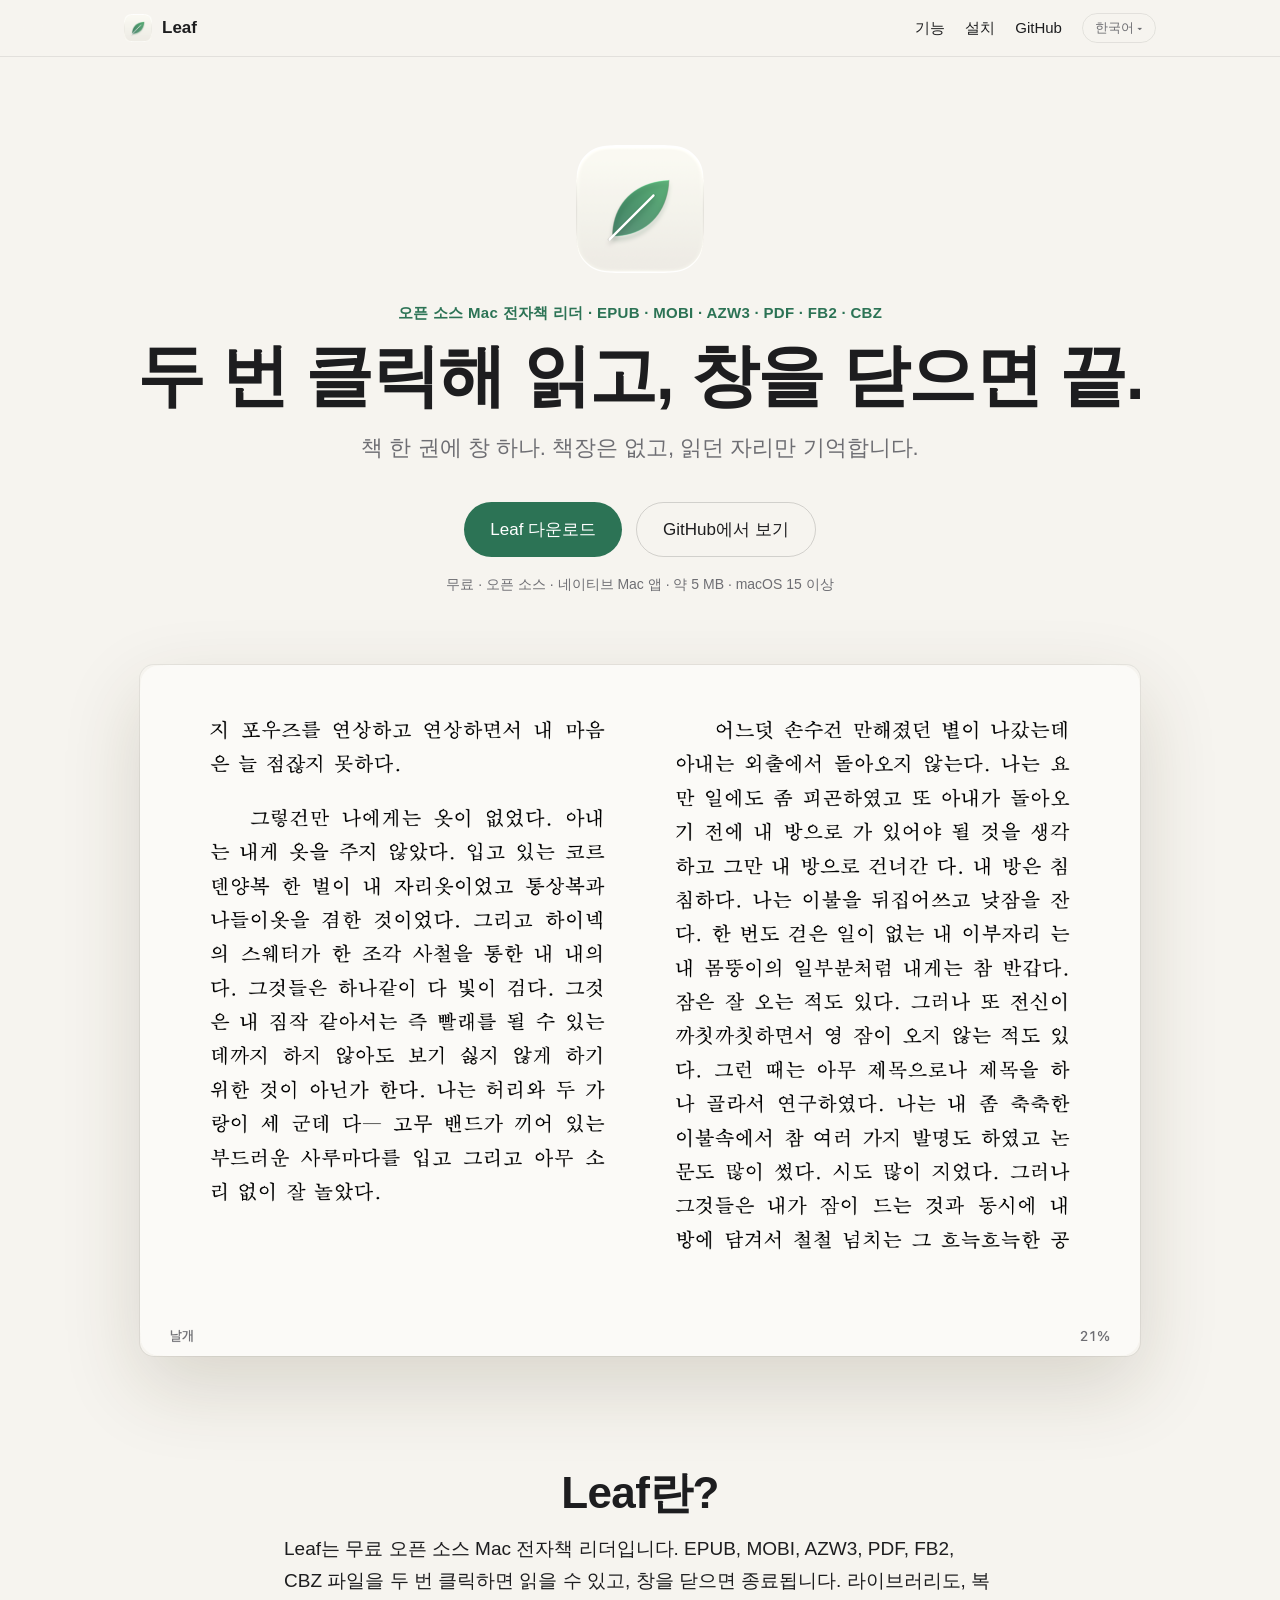
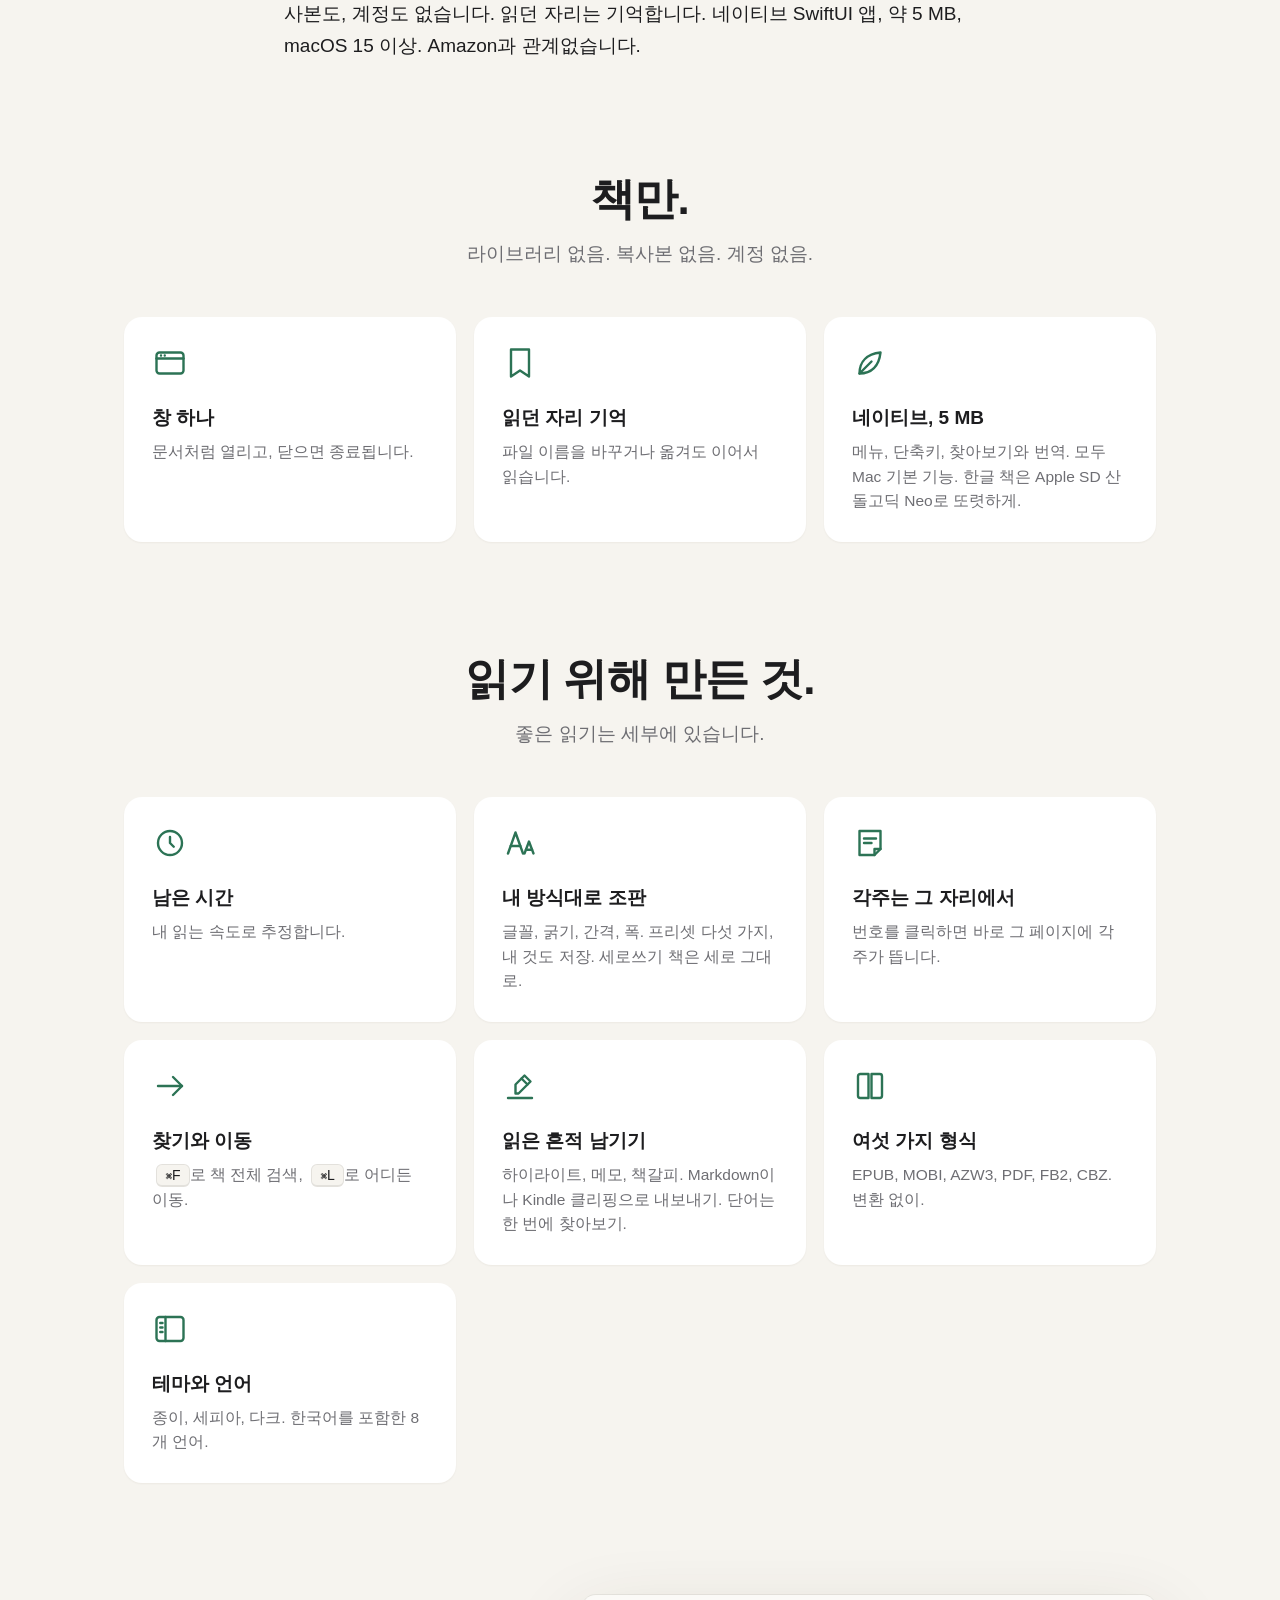
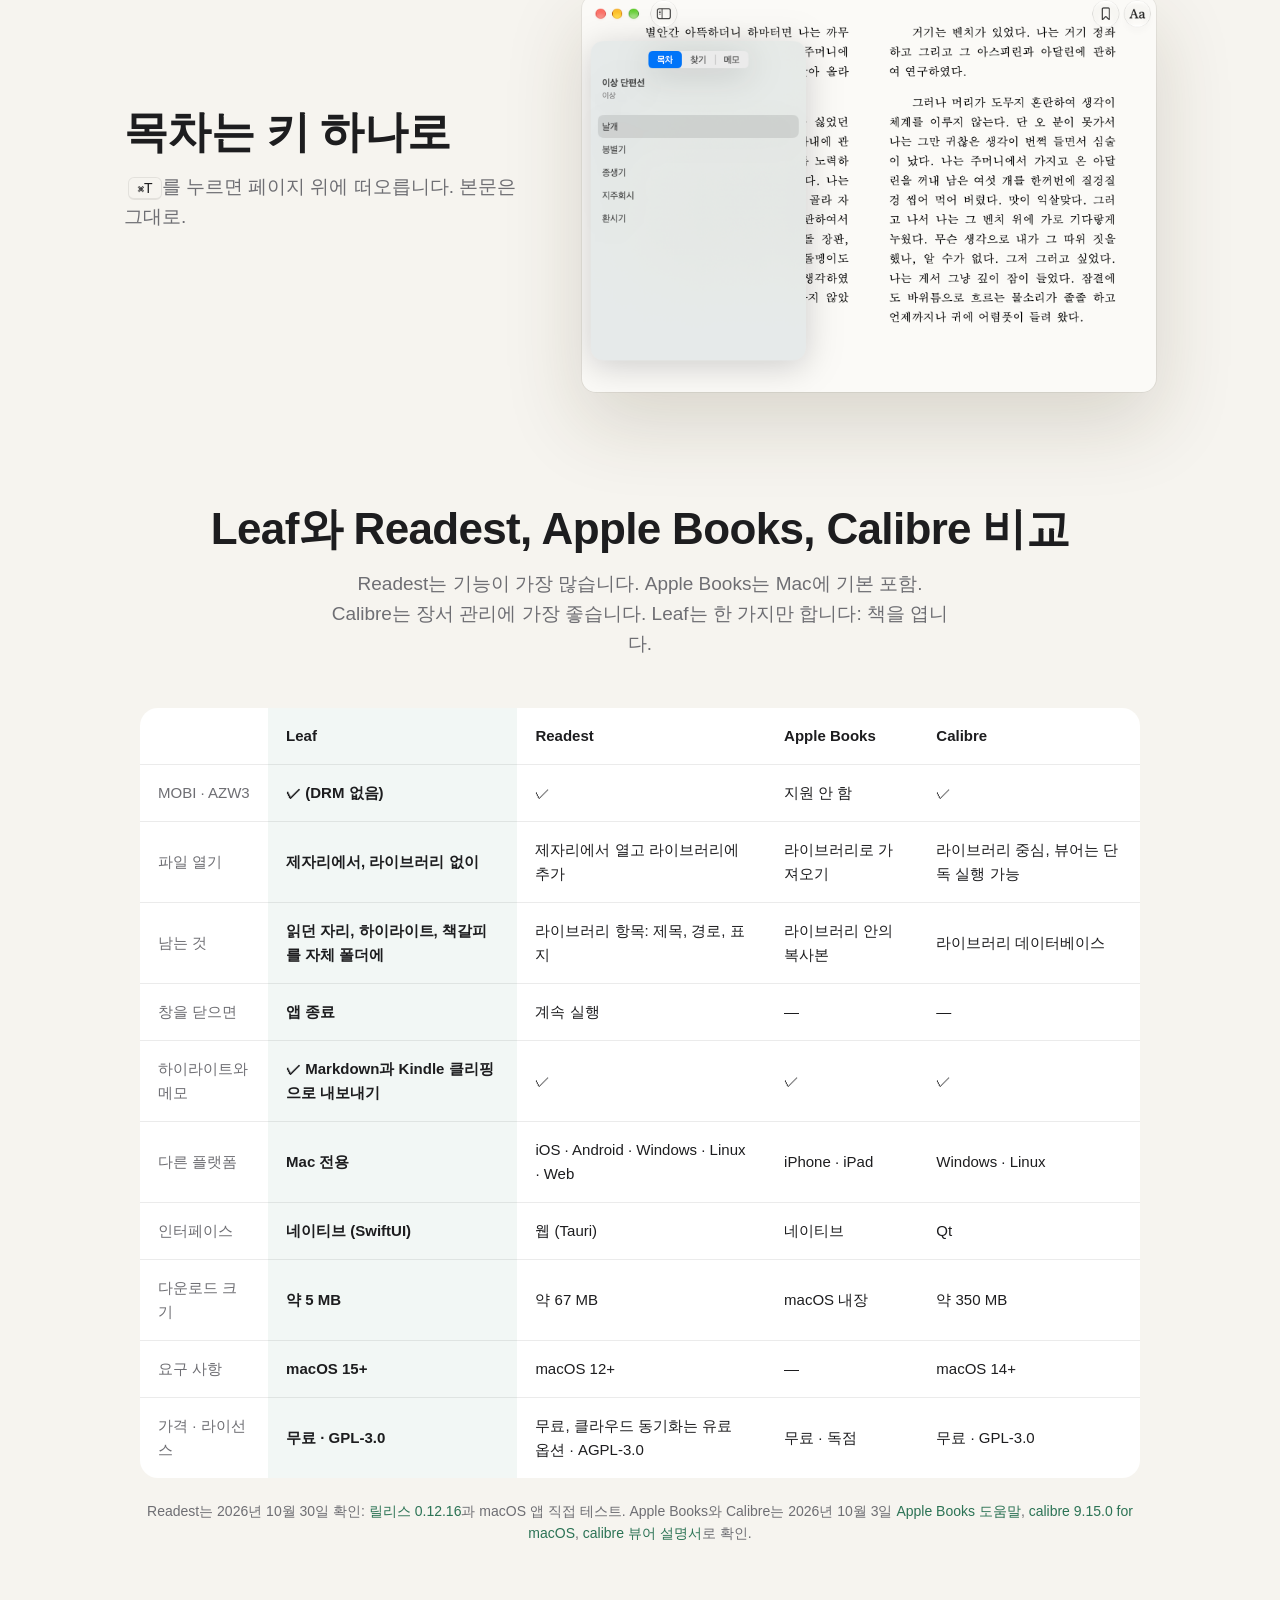
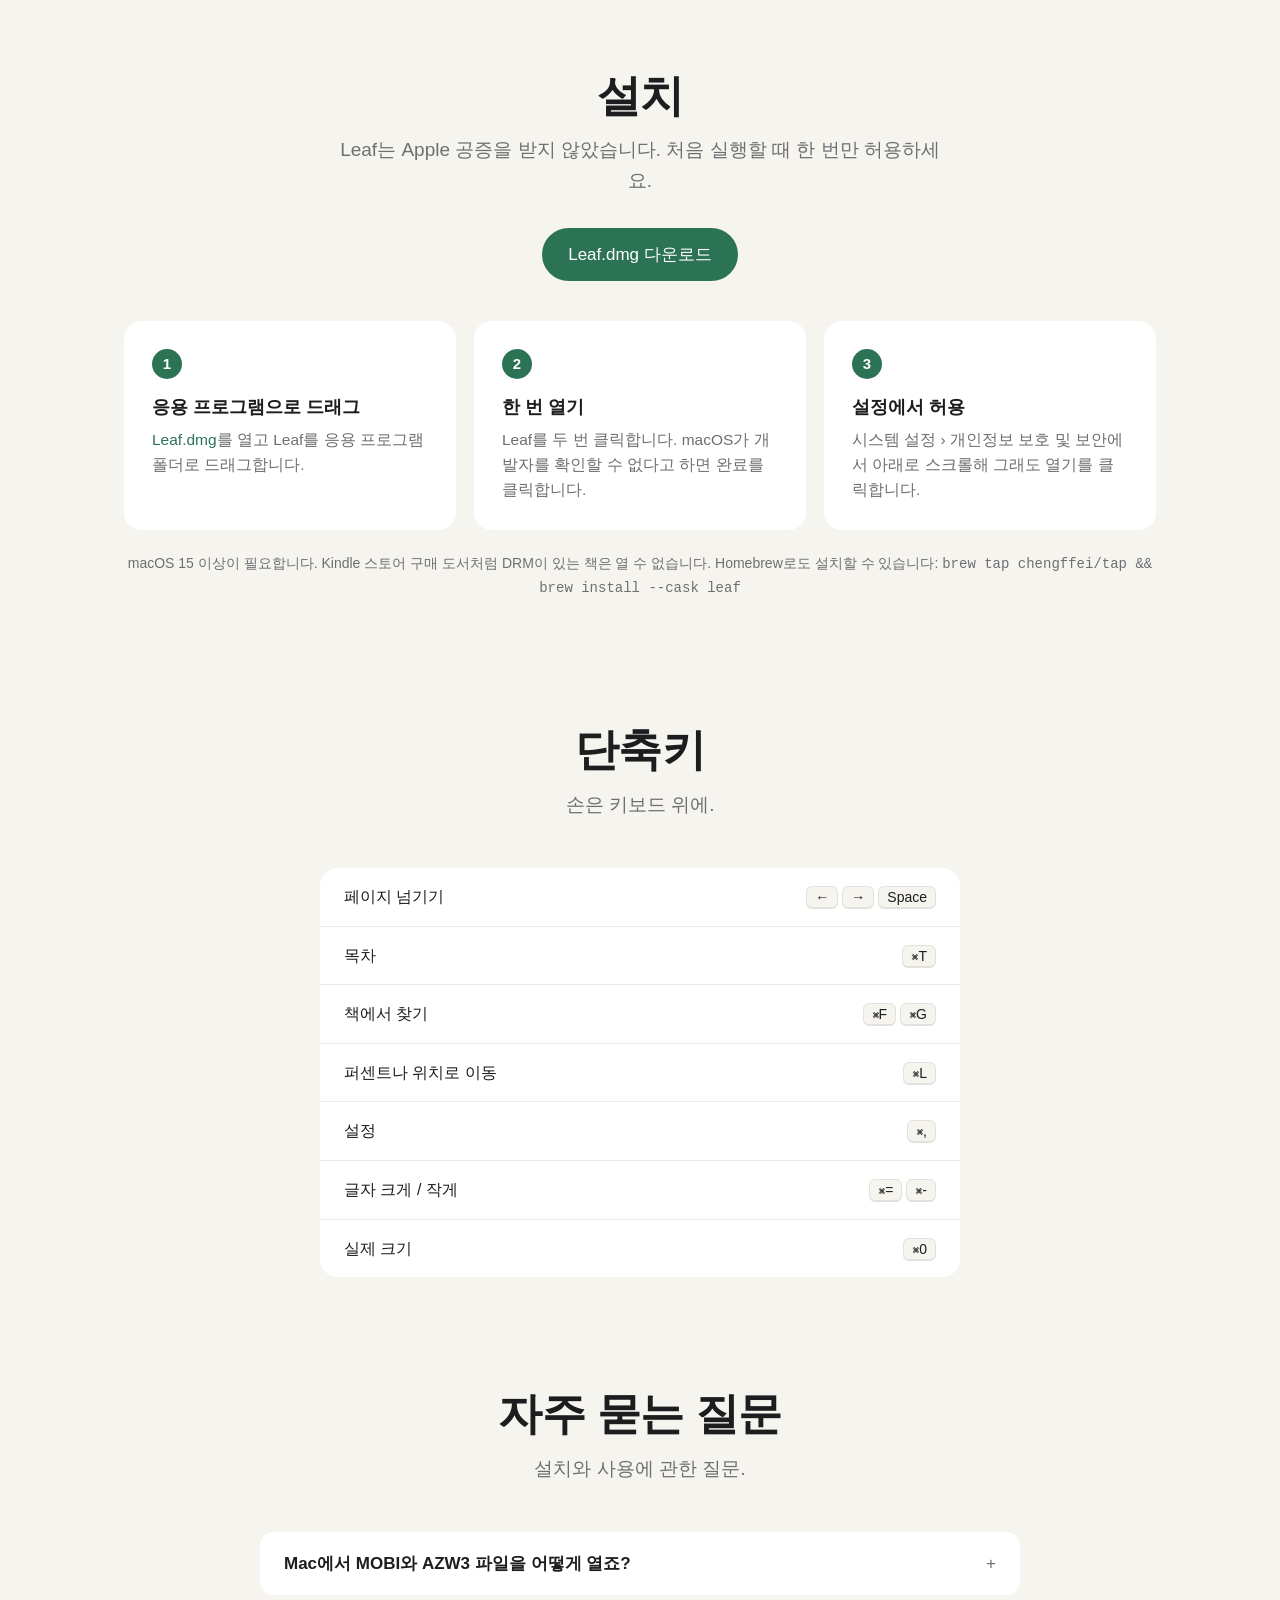
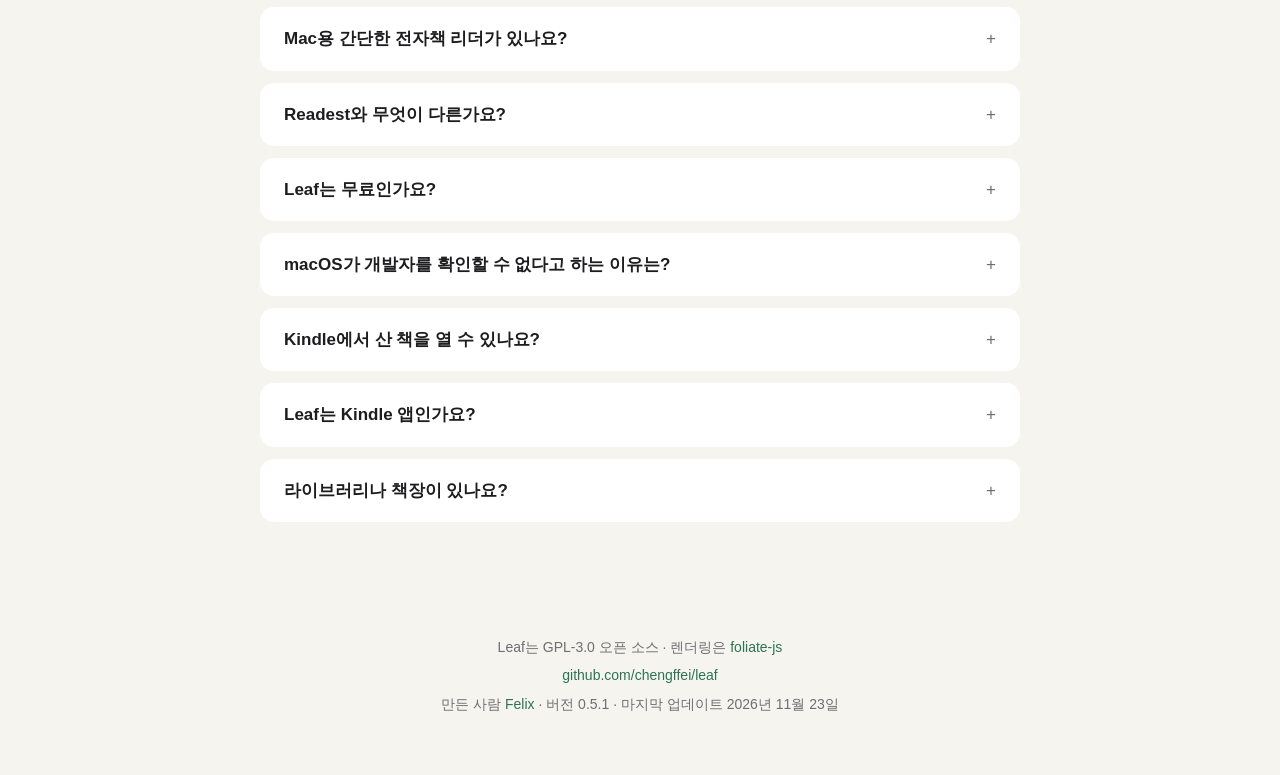
<file: docs/ko/index.html>
<!doctype html>
<html lang="ko">
<head>
<meta charset="utf-8">
<meta name="viewport" content="width=device-width, initial-scale=1">
<title>Leaf — 라이브러리 없는 Mac 전자책 리더</title>
<meta name="description" content="무료 오픈 소스 Mac 전자책 리더. EPUB, MOBI, AZW3, PDF, FB2, CBZ를 두 번 클릭해 읽고 창을 닫으면 종료. 라이브러리도 계정도 없음. 네이티브 앱, 약 5 MB.">
<link rel="canonical" href="https://chengffei.github.io/leaf/ko/">
<link rel="alternate" hreflang="en" href="https://chengffei.github.io/leaf/">
<link rel="alternate" hreflang="zh-Hans" href="https://chengffei.github.io/leaf/zh/">
<link rel="alternate" hreflang="zh-Hant" href="https://chengffei.github.io/leaf/zh-hant/">
<link rel="alternate" hreflang="ja" href="https://chengffei.github.io/leaf/ja/">
<link rel="alternate" hreflang="ko" href="https://chengffei.github.io/leaf/ko/">
<link rel="alternate" hreflang="fr" href="https://chengffei.github.io/leaf/fr/">
<link rel="alternate" hreflang="de" href="https://chengffei.github.io/leaf/de/">
<link rel="alternate" hreflang="es" href="https://chengffei.github.io/leaf/es/">
<link rel="alternate" hreflang="x-default" href="https://chengffei.github.io/leaf/">
<link rel="alternate" type="text/plain" title="llms.txt" href="https://chengffei.github.io/leaf/llms.txt">
<meta name="theme-color" content="#f6f4ef">
<meta property="og:type" content="website">
<meta property="og:site_name" content="Leaf">
<meta property="og:url" content="https://chengffei.github.io/leaf/ko/">
<meta property="og:title" content="Leaf — 라이브러리 없는 Mac 전자책 리더">
<meta property="og:description" content="두 번 클릭해 읽고, 창을 닫으면 끝. 작고 네이티브한 Mac 전자책 리더. 무료 오픈 소스.">
<meta property="og:image" content="https://chengffei.github.io/leaf/images/og.png">
<meta property="og:image:width" content="1200">
<meta property="og:image:height" content="630">
<meta property="og:image:alt" content="Leaf showing a book in two-column layout">
<meta property="og:locale" content="ko_KR">
<meta property="og:locale:alternate" content="en_US">
<meta property="og:locale:alternate" content="zh_CN">
<meta property="og:locale:alternate" content="zh_TW">
<meta property="og:locale:alternate" content="ja_JP">
<meta property="og:locale:alternate" content="fr_FR">
<meta property="og:locale:alternate" content="de_DE">
<meta property="og:locale:alternate" content="es_ES">
<meta name="twitter:card" content="summary_large_image">
<meta name="twitter:title" content="Leaf — 라이브러리 없는 Mac 전자책 리더">
<meta name="twitter:description" content="두 번 클릭해 읽고, 창을 닫으면 끝. 작고 네이티브한 Mac 전자책 리더. 무료 오픈 소스.">
<meta name="twitter:image" content="https://chengffei.github.io/leaf/images/og.png">
<link rel="icon" type="image/png" sizes="64x64" href="../images/favicon.png">
<link rel="apple-touch-icon" href="../images/apple-touch-icon.png">
<script type="application/ld+json">
{
  "@context": "https://schema.org",
  "@type": "SoftwareApplication",
  "name": "Leaf",
  "description": "무료 오픈 소스 Mac 전자책 리더. EPUB, MOBI, AZW3, PDF, FB2, CBZ를 엽니다. 라이브러리도 계정도 없습니다.",
  "applicationCategory": "ProductivityApplication",
  "applicationSubCategory": "Ebook reader",
  "operatingSystem": "macOS 15 or later",
  "softwareVersion": "0.5.1",
  "dateModified": "2026-11-23",
  "inLanguage": "ko",
  "url": "https://chengffei.github.io/leaf/ko/",
  "downloadUrl": "https://github.com/chengffei/leaf/releases/latest/download/Leaf.dmg",
  "fileFormat": [
    "application/epub+zip",
    "application/x-mobipocket-ebook",
    "application/vnd.amazon.mobi8-ebook",
    "application/pdf",
    "application/x-fictionbook+xml",
    "application/vnd.comicbook+zip"
  ],
  "screenshot": "https://chengffei.github.io/leaf/images/reading-ko.png",
  "image": "https://chengffei.github.io/leaf/images/icon.png",
  "license": "https://www.gnu.org/licenses/gpl-3.0.html",
  "isAccessibleForFree": true,
  "offers": {
    "@type": "Offer",
    "price": "0",
    "priceCurrency": "USD"
  },
  "author": {
    "@type": "Person",
    "name": "Felix",
    "url": "https://github.com/chengffei"
  },
  "codeRepository": "https://github.com/chengffei/leaf"
}
</script>
<script type="application/ld+json">
{
  "@context": "https://schema.org",
  "@type": "FAQPage",
  "inLanguage": "ko",
  "mainEntity": [
    {
      "@type": "Question",
      "name": "Mac에서 MOBI와 AZW3 파일을 어떻게 열죠?",
      "acceptedAnswer": {
        "@type": "Answer",
        "text": "Leaf를 설치한 뒤 Finder에서 파일을 두 번 클릭하거나, 오른쪽 클릭해 다음으로 열기 › Leaf를 선택합니다. DRM이 없는 파일이어야 합니다."
      }
    },
    {
      "@type": "Question",
      "name": "Mac용 간단한 전자책 리더가 있나요?",
      "acceptedAnswer": {
        "@type": "Answer",
        "text": "Leaf는 DRM 없는 EPUB, MOBI, AZW3와 PDF, FB2, CBZ를 책마다 별도 창으로 엽니다. 읽는 속도로 추정한 남은 시간, 위치 번호, 조판 프리셋, 제자리 각주, 책 안 검색이 있고, 하이라이트, 메모, 책갈피와 내보내기도 됩니다. 창을 닫으면 종료. 스토어도 계정도 없습니다."
      }
    },
    {
      "@type": "Question",
      "name": "Readest와 무엇이 다른가요?",
      "acceptedAnswer": {
        "@type": "Answer",
        "text": "Readest는 크로스 플랫폼이고 라이브러리, 동기화, 읽어주기가 있습니다. Leaf는 Mac 전용이며 일부러 덜 합니다: 라이브러리 없음, 동기화 없음, 책을 닫으면 종료. 읽던 자리, 하이라이트, 책갈피는 자체 폴더에 두고 책 파일은 건드리지 않습니다. 약 5 MB, Readest는 약 67 MB."
      }
    },
    {
      "@type": "Question",
      "name": "Leaf는 무료인가요?",
      "acceptedAnswer": {
        "@type": "Answer",
        "text": "네. 무료이며 GPL-3.0 오픈 소스입니다."
      }
    },
    {
      "@type": "Question",
      "name": "macOS가 개발자를 확인할 수 없다고 하는 이유는?",
      "acceptedAnswer": {
        "@type": "Answer",
        "text": "Leaf는 Apple 공증을 받지 않았습니다. 한 번 열어 경고를 닫은 뒤 시스템 설정 › 개인정보 보호 및 보안에서 그래도 열기를 클릭하세요. 한 번만 하면 됩니다."
      }
    },
    {
      "@type": "Question",
      "name": "Kindle에서 산 책을 열 수 있나요?",
      "acceptedAnswer": {
        "@type": "Answer",
        "text": "DRM 없는 파일만 가능합니다. Kindle 스토어에서 산 책은 보통 DRM이 있어 Leaf로 열 수 없습니다."
      }
    },
    {
      "@type": "Question",
      "name": "Leaf는 Kindle 앱인가요?",
      "acceptedAnswer": {
        "@type": "Answer",
        "text": "아니요. Leaf는 Amazon과 무관한 독립 오픈 소스 프로젝트입니다. DRM 없는 EPUB, MOBI, AZW3를 Mac에서 읽기 위한 것으로, 스토어도 계정도 없습니다."
      }
    },
    {
      "@type": "Question",
      "name": "라이브러리나 책장이 있나요?",
      "acceptedAnswer": {
        "@type": "Answer",
        "text": "없습니다. Leaf는 책을 있는 자리에서 열고 가져오거나 복사하지 않습니다. Leaf 자체는 책마다 읽던 자리만 기억합니다. 다른 Mac 문서 앱처럼 최근 파일은 파일 › 최근 사용 항목 열기에 표시됩니다."
      }
    }
  ]
}
</script>
<style>
  :root {
    --paper: #f6f4ef;
    --card: #ffffff;
    --ink: #1d1d1f;
    --muted: #6e6e73;
    --line: rgba(0, 0, 0, .08);
    --green: #2c7355;
    --green-hover: #245f46;
    --radius: 18px;
    color-scheme: light;
  }
  * { box-sizing: border-box; }
  html { -webkit-text-size-adjust: 100%; }
  body {
    margin: 0;
    background: var(--paper);
    color: var(--ink);
    font: 17px/1.6 -apple-system, BlinkMacSystemFont, "SF Pro Text", "PingFang SC", "Helvetica Neue", sans-serif;
    -webkit-font-smoothing: antialiased;
  }
  a { color: var(--green); text-decoration: none; }
  a:hover { text-decoration: underline; }
  img { max-width: 100%; height: auto; display: block; }


  .wrap { max-width: 1080px; margin: 0 auto; padding: 0 24px; }

  nav {
    position: sticky; top: 0; z-index: 10;
    background: rgba(246, 244, 239, .82);
    -webkit-backdrop-filter: saturate(180%) blur(20px);
    backdrop-filter: saturate(180%) blur(20px);
    border-bottom: 1px solid var(--line);
  }
  nav .wrap { display: flex; align-items: center; justify-content: space-between; height: 56px; }
  .brand { display: flex; align-items: center; gap: 10px; font-weight: 600; color: var(--ink); }
  .brand:hover { text-decoration: none; }
  .brand img { width: 28px; height: 28px; }
  .nav-links { display: flex; align-items: center; gap: 20px; font-size: 15px; }
  .nav-links a { color: var(--ink); }
  .lang-toggle {
    display: inline-block; text-decoration: none;
    font: inherit; font-size: 13px; color: var(--muted);
    background: none; border: 1px solid var(--line); border-radius: 999px;
    padding: 4px 12px; cursor: pointer;
  }
  .lang-toggle:hover { color: var(--ink); border-color: rgba(0,0,0,.18); }
  /* 语言菜单：<details> 下拉，不靠 JS；当前语言作标题 */
  .langs { position: relative; }
  .langs summary { list-style: none; }
  .langs summary::-webkit-details-marker { display: none; }
  .langs summary::after { content: " ▾"; font-size: 11px; }
  .langs-menu {
    position: absolute; right: 0; top: calc(100% + 8px); z-index: 20; min-width: 140px;
    display: flex; flex-direction: column; padding: 6px;
    background: #fff; border: 1px solid var(--line); border-radius: 12px;
    box-shadow: 0 10px 32px rgba(0,0,0,.12);
  }
  .langs-menu a { display: block; padding: 7px 12px; border-radius: 8px; font-size: 14px; white-space: nowrap; }
  .langs-menu a:hover { background: var(--alt, #f5f5f7); text-decoration: none; }

  .hero { text-align: center; padding: 88px 24px 56px; }
  .hero .icon { width: 128px; height: 128px; margin: 0 auto 28px; }
  .narrow { max-width: 760px; }
  .definition { font-size: 19px; line-height: 1.7; margin: 0; text-align: left; }
  .table-scroll { overflow-x: auto; }
  table.compare { max-width: 1000px; }
  table.compare th { padding: 16px 24px; text-align: left; font-size: 15px; border-bottom: 1px solid var(--line); }
  table.compare td { text-align: left; color: var(--ink); font-size: 15px; }
  table.compare td:first-child { color: var(--muted); }
  table.compare th:nth-child(2), table.compare td:nth-child(2) { background: rgba(44, 115, 85, .06); font-weight: 600; }
  table.compare th, table.compare td { padding-left: 18px; padding-right: 18px; }
  .eyebrow { margin: 0 0 14px; font-size: 15px; font-weight: 600; letter-spacing: .02em; color: var(--green); }
  .faq { max-width: 760px; margin: 0 auto; }
  .faq details { background: var(--card); border-radius: 14px; padding: 18px 24px; margin-bottom: 12px; }
  .faq summary { cursor: pointer; font-weight: 600; font-size: 17px; list-style: none; }
  .faq summary::-webkit-details-marker { display: none; }
  .faq summary::after { content: "+"; float: right; color: var(--muted); font-weight: 400; }
  .faq details[open] summary::after { content: "–"; }
  .faq p { margin: 10px 0 0; color: var(--muted); font-size: 16px; }
  h1 {
    font-size: clamp(40px, 7vw, 68px); line-height: 1.08; letter-spacing: -.02em;
    margin: 0 0 18px; font-weight: 700;
  }
  .lead { font-size: clamp(18px, 2.4vw, 22px); color: var(--muted); margin: 0 auto 36px; max-width: 640px; }
  .actions { display: flex; gap: 14px; justify-content: center; flex-wrap: wrap; }
  .btn {
    display: inline-flex; align-items: center; gap: 8px;
    padding: 13px 26px; border-radius: 999px; font-size: 17px; font-weight: 500;
  }
  .btn:hover { text-decoration: none; }
  .btn-primary { background: var(--green); color: #fff; }
  .btn-primary:hover { background: var(--green-hover); }
  .btn-secondary { color: var(--ink); border: 1px solid rgba(0,0,0,.15); }
  .btn-secondary:hover { background: rgba(0,0,0,.03); }
  .meta { margin-top: 16px; font-size: 14px; color: var(--muted); }

  .shot {
    margin: 0 auto; max-width: 1000px;
    border-radius: 14px; overflow: hidden;
    box-shadow: 0 30px 80px rgba(60, 48, 20, .16), 0 0 0 1px rgba(0,0,0,.06);
    background: transparent; /* 截图自带窗口圆角（透明角） */
  }

  section.wrap { padding-top: 112px; }
  h2 {
    font-size: clamp(30px, 4.4vw, 44px); line-height: 1.15; letter-spacing: -.015em;
    margin: 0 0 14px; text-align: center; font-weight: 700;
  }
  .section-lead { text-align: center; color: var(--muted); margin: 0 auto 48px; max-width: 620px; font-size: 19px; }

  .grid { display: grid; grid-template-columns: repeat(3, 1fr); gap: 18px; }
  .card {
    background: var(--card); border-radius: var(--radius); padding: 28px;
    box-shadow: 0 1px 2px rgba(60, 48, 20, .05);
  }
  .card .glyph { width: 36px; height: 36px; color: var(--green); margin-bottom: 14px; }
  .card h3 { margin: 0 0 6px; font-size: 19px; }
  .card p { margin: 0; color: var(--muted); font-size: 15.5px; }

  .split { display: grid; grid-template-columns: 1fr 1.4fr; gap: 48px; align-items: center; }
  .split h2, .split .section-lead { text-align: left; margin-left: 0; }

  .steps { counter-reset: step; display: grid; grid-template-columns: repeat(3, 1fr); gap: 18px; }
  .step { background: var(--card); border-radius: var(--radius); padding: 28px; position: relative; }
  .step::before {
    counter-increment: step; content: counter(step);
    display: grid; place-items: center; width: 30px; height: 30px; border-radius: 50%;
    background: var(--green); color: #fff; font-weight: 600; font-size: 15px; margin-bottom: 14px;
  }
  .step h3 { margin: 0 0 6px; font-size: 18px; }
  .step p { margin: 0; color: var(--muted); font-size: 15.5px; }
  .install-download { margin: -16px 0 40px; }
  .note { text-align: center; color: var(--muted); font-size: 14px; margin-top: 22px; }

  table { width: 100%; max-width: 640px; margin: 0 auto; border-collapse: collapse; background: var(--card); border-radius: var(--radius); overflow: hidden; }
  td { padding: 16px 24px; border-bottom: 1px solid var(--line); font-size: 16px; }
  tr:last-child td { border-bottom: none; }
  td:last-child { text-align: right; color: var(--muted); }
  kbd {
    font: 500 14px -apple-system, BlinkMacSystemFont, sans-serif; color: var(--ink);
    background: var(--paper); border: 1px solid var(--line); border-bottom-width: 2px;
    border-radius: 6px; padding: 2px 8px; margin-left: 4px;
  }

  footer.wrap { padding-top: 96px; padding-bottom: 56px; text-align: center; color: var(--muted); font-size: 14px; }
  footer p { margin: 6px 0; }

  @media (max-width: 820px) {
    .grid, .steps { grid-template-columns: 1fr; }
    .split { grid-template-columns: 1fr; gap: 28px; }
    .split h2, .split .section-lead { text-align: center; margin-left: auto; }
    .hero { padding: 56px 24px 40px; }
    section.wrap { padding-top: 80px; }
    .nav-links .hide-sm { display: none; }
    td { padding: 14px 16px; }
  }
</style>
</head>
<body>

<nav>
  <div class="wrap">
    <a class="brand" href="#"><img src="../images/favicon.png" width="28" height="28" alt="">Leaf</a>
    <div class="nav-links">
      <a class="hide-sm" href="#features">기능</a>
      <a class="hide-sm" href="#install">설치</a>
      <a href="https://github.com/chengffei/leaf">GitHub</a>
      <details class="langs"><summary class="lang-toggle" aria-label="Language">한국어</summary><div class="langs-menu"><a href="../" hreflang="en" lang="en">English</a><a href="../zh/" hreflang="zh-Hans" lang="zh-Hans">简体中文</a><a href="../zh-hant/" hreflang="zh-Hant" lang="zh-Hant">繁體中文</a><a href="../ja/" hreflang="ja" lang="ja">日本語</a><a href="../fr/" hreflang="fr" lang="fr">Français</a><a href="../de/" hreflang="de" lang="de">Deutsch</a><a href="../es/" hreflang="es" lang="es">Español</a></div></details>
    </div>
  </div>
</nav>

<header class="hero wrap">
  <img class="icon" src="../images/icon-256.png" width="128" height="128" alt="Leaf app icon">
  <p class="eyebrow">오픈 소스 Mac 전자책 리더 · EPUB · MOBI · AZW3 · PDF · FB2 · CBZ</p>
  <h1>두 번 클릭해 읽고, 창을 닫으면 끝.</h1>
  <p class="lead">
    
    책 한 권에 창 하나. 책장은 없고, 읽던 자리만 기억합니다.
  </p>
  <div class="actions">
    <a class="btn btn-primary" href="https://github.com/chengffei/leaf/releases/latest/download/Leaf.dmg">
      Leaf 다운로드
    </a>
    <a class="btn btn-secondary" href="https://github.com/chengffei/leaf">
      GitHub에서 보기
    </a>
  </div>
  <p class="meta">
    
    무료 · 오픈 소스 · 네이티브 Mac 앱 · 약 5 MB · macOS 15 이상
  </p>
</header>

<div class="wrap">
  <div class="shot">
    <img src="../images/reading-ko.png" width="1600" height="1106" alt="Leaf에서 이상의 『날개』를 두 단으로 읽는 모습" loading="eager">
  </div>
</div>

<section id="about" class="wrap narrow">
  <h2>Leaf란?</h2>
  <p class="definition">
    Leaf는 무료 오픈 소스 Mac 전자책 리더입니다. EPUB, MOBI, AZW3, PDF, FB2, CBZ 파일을 두 번 클릭하면 읽을 수 있고, 창을 닫으면 종료됩니다. 라이브러리도, 복사본도, 계정도 없습니다. 읽던 자리는 기억합니다. 네이티브 SwiftUI 앱, 약 5 MB, macOS 15 이상. Amazon과 관계없습니다.
    
  </p>
</section>

<section id="features" class="wrap">
  <h2>책만.</h2>
  <p class="section-lead">
    
    라이브러리 없음. 복사본 없음. 계정 없음.
  </p>
  <div class="grid">
    <div class="card">
      <svg class="glyph" viewBox="0 0 24 24" fill="none" stroke="currentColor" stroke-width="1.6" stroke-linecap="round" stroke-linejoin="round"><rect x="3" y="5" width="18" height="14" rx="2"/><path d="M3 9h18"/><path d="M6 7h.01M8.5 7h.01"/></svg>
      <h3>창 하나</h3>
      <p>문서처럼 열리고, 닫으면 종료됩니다.</p>
    </div>
    <div class="card">
      <svg class="glyph" viewBox="0 0 24 24" fill="none" stroke="currentColor" stroke-width="1.6" stroke-linecap="round" stroke-linejoin="round"><path d="M6 3h12v18l-6-4-6 4z"/></svg>
      <h3>읽던 자리 기억</h3>
      <p>파일 이름을 바꾸거나 옮겨도 이어서 읽습니다.</p>
    </div>
    <div class="card">
      <svg class="glyph" viewBox="0 0 24 24" fill="none" stroke="currentColor" stroke-width="1.6" stroke-linecap="round" stroke-linejoin="round"><path d="M5 19c0-8 5-13 14-14-1 9-6 14-14 14z"/><path d="M5 19 13 11"/></svg>
      <h3>네이티브, 5 MB</h3>
      <p>메뉴, 단축키, 찾아보기와 번역. 모두 Mac 기본 기능. 한글 책은 Apple SD 산돌고딕 Neo로 또렷하게.</p>
    </div>
  </div>
</section>

<section id="reading" class="wrap">
  <h2>읽기 위해 만든 것.</h2>
  <p class="section-lead">
    
    좋은 읽기는 세부에 있습니다.
  </p>
  <div class="grid">
    <div class="card">
      <svg class="glyph" viewBox="0 0 24 24" fill="none" stroke="currentColor" stroke-width="1.6" stroke-linecap="round" stroke-linejoin="round"><circle cx="12" cy="12" r="8"/><path d="M12 8v4l2.5 2.5"/></svg>
      <h3>남은 시간</h3>
      <p>내 읽는 속도로 추정합니다.</p>
    </div>
    <div class="card">
      <svg class="glyph" viewBox="0 0 24 24" fill="none" stroke="currentColor" stroke-width="1.6" stroke-linecap="round" stroke-linejoin="round"><path d="M4 19 9 5l5 14"/><path d="M5.8 14h6.4"/><path d="M15 19l3-8 3 8"/><path d="M16 16.5h4"/></svg>
      <h3>내 방식대로 조판</h3>
      <p>글꼴, 굵기, 간격, 폭. 프리셋 다섯 가지, 내 것도 저장. 세로쓰기 책은 세로 그대로.</p>
    </div>
    <div class="card">
      <svg class="glyph" viewBox="0 0 24 24" fill="none" stroke="currentColor" stroke-width="1.6" stroke-linecap="round" stroke-linejoin="round"><path d="M5 4h14v12l-4 4H5z"/><path d="M15 20v-4h4"/><path d="M8 9h8M8 12h5"/></svg>
      <h3>각주는 그 자리에서</h3>
      <p>번호를 클릭하면 바로 그 페이지에 각주가 뜹니다.</p>
    </div>
    <div class="card">
      <svg class="glyph" viewBox="0 0 24 24" fill="none" stroke="currentColor" stroke-width="1.6" stroke-linecap="round" stroke-linejoin="round"><path d="M4 12h16"/><path d="M14 6l6 6-6 6"/></svg>
      <h3>찾기와 이동</h3>
      <p><kbd>⌘F</kbd>로 책 전체 검색, <kbd>⌘L</kbd>로 어디든 이동.</p>
    </div>
    <div class="card">
      <svg class="glyph" viewBox="0 0 24 24" fill="none" stroke="currentColor" stroke-width="1.6" stroke-linecap="round" stroke-linejoin="round"><path d="M9 11l4-4 4 4-6 6H9z"/><path d="M13 7l2-2 4 4-2 2"/><path d="M4 20h16"/></svg>
      <h3>읽은 흔적 남기기</h3>
      <p>하이라이트, 메모, 책갈피. Markdown이나 Kindle 클리핑으로 내보내기. 단어는 한 번에 찾아보기.</p>
    </div>
    <div class="card">
      <svg class="glyph" viewBox="0 0 24 24" fill="none" stroke="currentColor" stroke-width="1.6" stroke-linecap="round" stroke-linejoin="round"><path d="M4 5.5A1.5 1.5 0 0 1 5.5 4H11v16H5.5A1.5 1.5 0 0 1 4 18.5z"/><path d="M20 5.5A1.5 1.5 0 0 0 18.5 4H13v16h5.5a1.5 1.5 0 0 0 1.5-1.5z"/></svg>
      <h3>여섯 가지 형식</h3>
      <p>EPUB, MOBI, AZW3, PDF, FB2, CBZ. 변환 없이.</p>
    </div>
    <div class="card">
      <svg class="glyph" viewBox="0 0 24 24" fill="none" stroke="currentColor" stroke-width="1.6" stroke-linecap="round" stroke-linejoin="round"><rect x="3" y="4" width="18" height="16" rx="2"/><path d="M9 4v16"/><path d="M5.5 8h1.5M5.5 11h1.5M5.5 14h1.5"/></svg>
      <h3>테마와 언어</h3>
      <p>종이, 세피아, 다크. 한국어를 포함한 8개 언어.</p>
    </div>
  </div>
</section>

<section class="wrap">
  <div class="split">
    <div>
      <h2>목차는 키 하나로</h2>
      <p class="section-lead">
        
        <kbd>⌘T</kbd>를 누르면 페이지 위에 떠오릅니다. 본문은 그대로.
      </p>
    </div>
    <div class="shot">
      <img src="../images/toc-ko.png" width="1600" height="1106" alt="Leaf의 목차 패널, 이상 단편선" loading="lazy">
    </div>
  </div>
</section>

<section id="compare" class="wrap">
  <h2>Leaf와 Readest, Apple Books, Calibre 비교</h2>
  <p class="section-lead">
    Readest는 기능이 가장 많습니다. Apple Books는 Mac에 기본 포함. Calibre는 장서 관리에 가장 좋습니다. Leaf는 한 가지만 합니다: 책을 엽니다.
    
  </p>
  <div class="table-scroll">
  <table class="compare">
    <thead><tr><th></th><th>Leaf</th><th>Readest</th><th>Apple Books</th><th>Calibre</th></tr></thead>
    <tbody>
      <tr><td>MOBI · AZW3</td><td>✓ (DRM 없음)</td><td>✓</td><td>지원 안 함</td><td>✓</td></tr>
      <tr><td>파일 열기</td><td>제자리에서, 라이브러리 없이</td><td>제자리에서 열고 라이브러리에 추가</td><td>라이브러리로 가져오기</td><td>라이브러리 중심, 뷰어는 단독 실행 가능</td></tr>
      <tr><td>남는 것</td><td>읽던 자리, 하이라이트, 책갈피를 자체 폴더에</td><td>라이브러리 항목: 제목, 경로, 표지</td><td>라이브러리 안의 복사본</td><td>라이브러리 데이터베이스</td></tr>
      <tr><td>창을 닫으면</td><td>앱 종료</td><td>계속 실행</td><td>—</td><td>—</td></tr>
      <tr><td>하이라이트와 메모</td><td>✓ Markdown과 Kindle 클리핑으로 내보내기</td><td>✓</td><td>✓</td><td>✓</td></tr>
      <tr><td>다른 플랫폼</td><td>Mac 전용</td><td>iOS · Android · Windows · Linux · Web</td><td>iPhone · iPad</td><td>Windows · Linux</td></tr>
      <tr><td>인터페이스</td><td>네이티브 (SwiftUI)</td><td>웹 (Tauri)</td><td>네이티브</td><td>Qt</td></tr>
      <tr><td>다운로드 크기</td><td>약 5 MB</td><td>약 67 MB</td><td>macOS 내장</td><td>약 350 MB</td></tr>
      <tr><td>요구 사항</td><td>macOS 15+</td><td>macOS 12+</td><td>—</td><td>macOS 14+</td></tr>
      <tr><td>가격 · 라이선스</td><td>무료 · GPL-3.0</td><td>무료, 클라우드 동기화는 유료 옵션 · AGPL-3.0</td><td>무료 · 독점</td><td>무료 · GPL-3.0</td></tr>
    </tbody>
  </table>
  </div>
  <p class="note">
    Readest는 2026년 10월 30일 확인: <a href="https://github.com/readest/readest/releases">릴리스 0.12.16</a>과 macOS 앱 직접 테스트. Apple Books와 Calibre는 2026년 10월 3일 <a href="https://support.apple.com/guide/books/import-books-audiobooks-or-pdfs-ibkseed72068/mac">Apple Books 도움말</a>, <a href="https://calibre-ebook.com/download_osx">calibre 9.15.0 for macOS</a>, <a href="https://manual.calibre-ebook.com/viewer.html">calibre 뷰어 설명서</a>로 확인.
    
  </p>
</section>

<section id="install" class="wrap">
  <h2>설치</h2>
  <p class="section-lead">
    
    Leaf는 Apple 공증을 받지 않았습니다. 처음 실행할 때 한 번만 허용하세요.
  </p>
  <div class="actions install-download">
    <a class="btn btn-primary" href="https://github.com/chengffei/leaf/releases/latest/download/Leaf.dmg">
      Leaf.dmg 다운로드
    </a>
  </div>
  <div class="steps">
    <div class="step">
      <h3>응용 프로그램으로 드래그</h3>
      <p><a href="https://github.com/chengffei/leaf/releases/latest/download/Leaf.dmg">Leaf.dmg</a>를 열고 Leaf를 응용 프로그램 폴더로 드래그합니다.</p>
    </div>
    <div class="step">
      <h3>한 번 열기</h3>
      <p>Leaf를 두 번 클릭합니다. macOS가 개발자를 확인할 수 없다고 하면 완료를 클릭합니다.</p>
    </div>
    <div class="step">
      <h3>설정에서 허용</h3>
      <p>시스템 설정 › 개인정보 보호 및 보안에서 아래로 스크롤해 그래도 열기를 클릭합니다.</p>
    </div>
  </div>
  <p class="note">
    
    macOS 15 이상이 필요합니다. Kindle 스토어 구매 도서처럼 DRM이 있는 책은 열 수 없습니다.
    Homebrew로도 설치할 수 있습니다: <code>brew tap chengffei/tap &amp;&amp; brew install --cask leaf</code>
  </p>
</section>

<section class="wrap">
  <h2>단축키</h2>
  <p class="section-lead">
    
    손은 키보드 위에.
  </p>
  <table>
    <tr><td>페이지 넘기기</td><td><kbd>←</kbd><kbd>→</kbd><kbd>Space</kbd></td></tr>
    <tr><td>목차</td><td><kbd>⌘T</kbd></td></tr>
    <tr><td>책에서 찾기</td><td><kbd>⌘F</kbd><kbd>⌘G</kbd></td></tr>
    <tr><td>퍼센트나 위치로 이동</td><td><kbd>⌘L</kbd></td></tr>
    <tr><td>설정</td><td><kbd>⌘,</kbd></td></tr>
    <tr><td>글자 크게 / 작게</td><td><kbd>⌘=</kbd><kbd>⌘-</kbd></td></tr>
    <tr><td>실제 크기</td><td><kbd>⌘0</kbd></td></tr>
  </table>
</section>

<section id="faq" class="wrap">
  <h2>자주 묻는 질문</h2>
  <p class="section-lead">설치와 사용에 관한 질문.</p>
  <div class="faq">
    <details><summary>Mac에서 MOBI와 AZW3 파일을 어떻게 열죠?</summary><p>Leaf를 설치한 뒤 Finder에서 파일을 두 번 클릭하거나, 오른쪽 클릭해 다음으로 열기 › Leaf를 선택합니다. DRM이 없는 파일이어야 합니다.</p></details>
    <details><summary>Mac용 간단한 전자책 리더가 있나요?</summary><p>Leaf는 DRM 없는 EPUB, MOBI, AZW3와 PDF, FB2, CBZ를 책마다 별도 창으로 엽니다. 읽는 속도로 추정한 남은 시간, 위치 번호, 조판 프리셋, 제자리 각주, 책 안 검색이 있고, 하이라이트, 메모, 책갈피와 내보내기도 됩니다. 창을 닫으면 종료. 스토어도 계정도 없습니다.</p></details>
    <details><summary>Readest와 무엇이 다른가요?</summary><p>Readest는 크로스 플랫폼이고 라이브러리, 동기화, 읽어주기가 있습니다. Leaf는 Mac 전용이며 일부러 덜 합니다: 라이브러리 없음, 동기화 없음, 책을 닫으면 종료. 읽던 자리, 하이라이트, 책갈피는 자체 폴더에 두고 책 파일은 건드리지 않습니다. 약 5 MB, Readest는 약 67 MB.</p></details>
    <details><summary>Leaf는 무료인가요?</summary><p>네. 무료이며 GPL-3.0 오픈 소스입니다.</p></details>
    <details><summary>macOS가 개발자를 확인할 수 없다고 하는 이유는?</summary><p>Leaf는 Apple 공증을 받지 않았습니다. 한 번 열어 경고를 닫은 뒤 시스템 설정 › 개인정보 보호 및 보안에서 그래도 열기를 클릭하세요. 한 번만 하면 됩니다.</p></details>
    <details><summary>Kindle에서 산 책을 열 수 있나요?</summary><p>DRM 없는 파일만 가능합니다. Kindle 스토어에서 산 책은 보통 DRM이 있어 Leaf로 열 수 없습니다.</p></details>
    <details><summary>Leaf는 Kindle 앱인가요?</summary><p>아니요. Leaf는 Amazon과 무관한 독립 오픈 소스 프로젝트입니다. DRM 없는 EPUB, MOBI, AZW3를 Mac에서 읽기 위한 것으로, 스토어도 계정도 없습니다.</p></details>
    <details><summary>라이브러리나 책장이 있나요?</summary><p>없습니다. Leaf는 책을 있는 자리에서 열고 가져오거나 복사하지 않습니다. Leaf 자체는 책마다 읽던 자리만 기억합니다. 다른 Mac 문서 앱처럼 최근 파일은 파일 › 최근 사용 항목 열기에 표시됩니다.</p></details>
  </div>
</section>

<footer class="wrap">
  <p>
    
    Leaf는 GPL-3.0 오픈 소스 · 렌더링은 <a href="https://github.com/johnfactotum/foliate-js">foliate-js</a>
  </p>
  <p><a href="https://github.com/chengffei/leaf">github.com/chengffei/leaf</a></p>
  <p>
    만든 사람 <a href="https://github.com/chengffei">Felix</a> · 버전 0.5.1 · 마지막 업데이트 <time datetime="2026-11-23">2026년 11월 23일</time>
    
  </p>
</footer>

<script>
  // 语言菜单：点菜单外或选了语言就收起（<details> 自己不会）
  for (const d of document.querySelectorAll('details.langs')) {
    document.addEventListener('click', e => { if (!d.contains(e.target)) d.removeAttribute('open') })
    document.addEventListener('keydown', e => { if (e.key === 'Escape') d.removeAttribute('open') })
  }
</script>
</body>
</html>
</file>
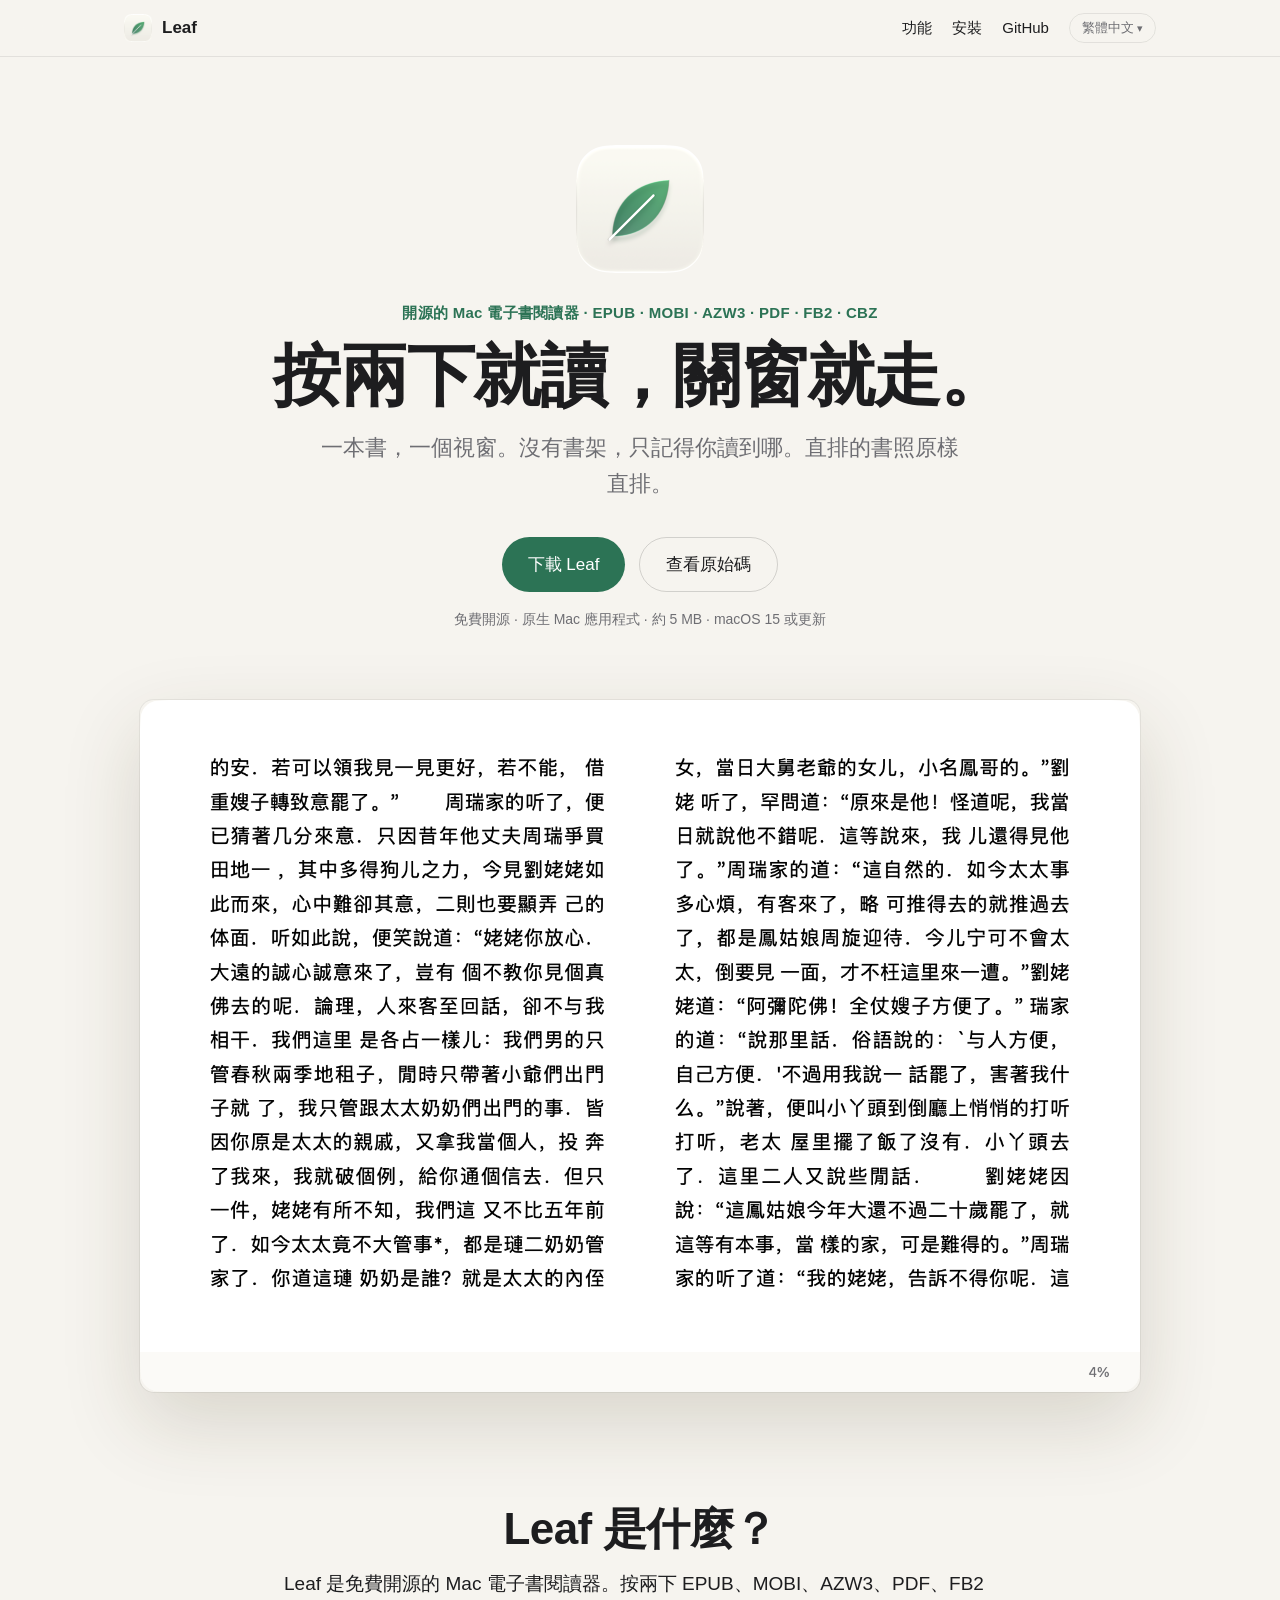
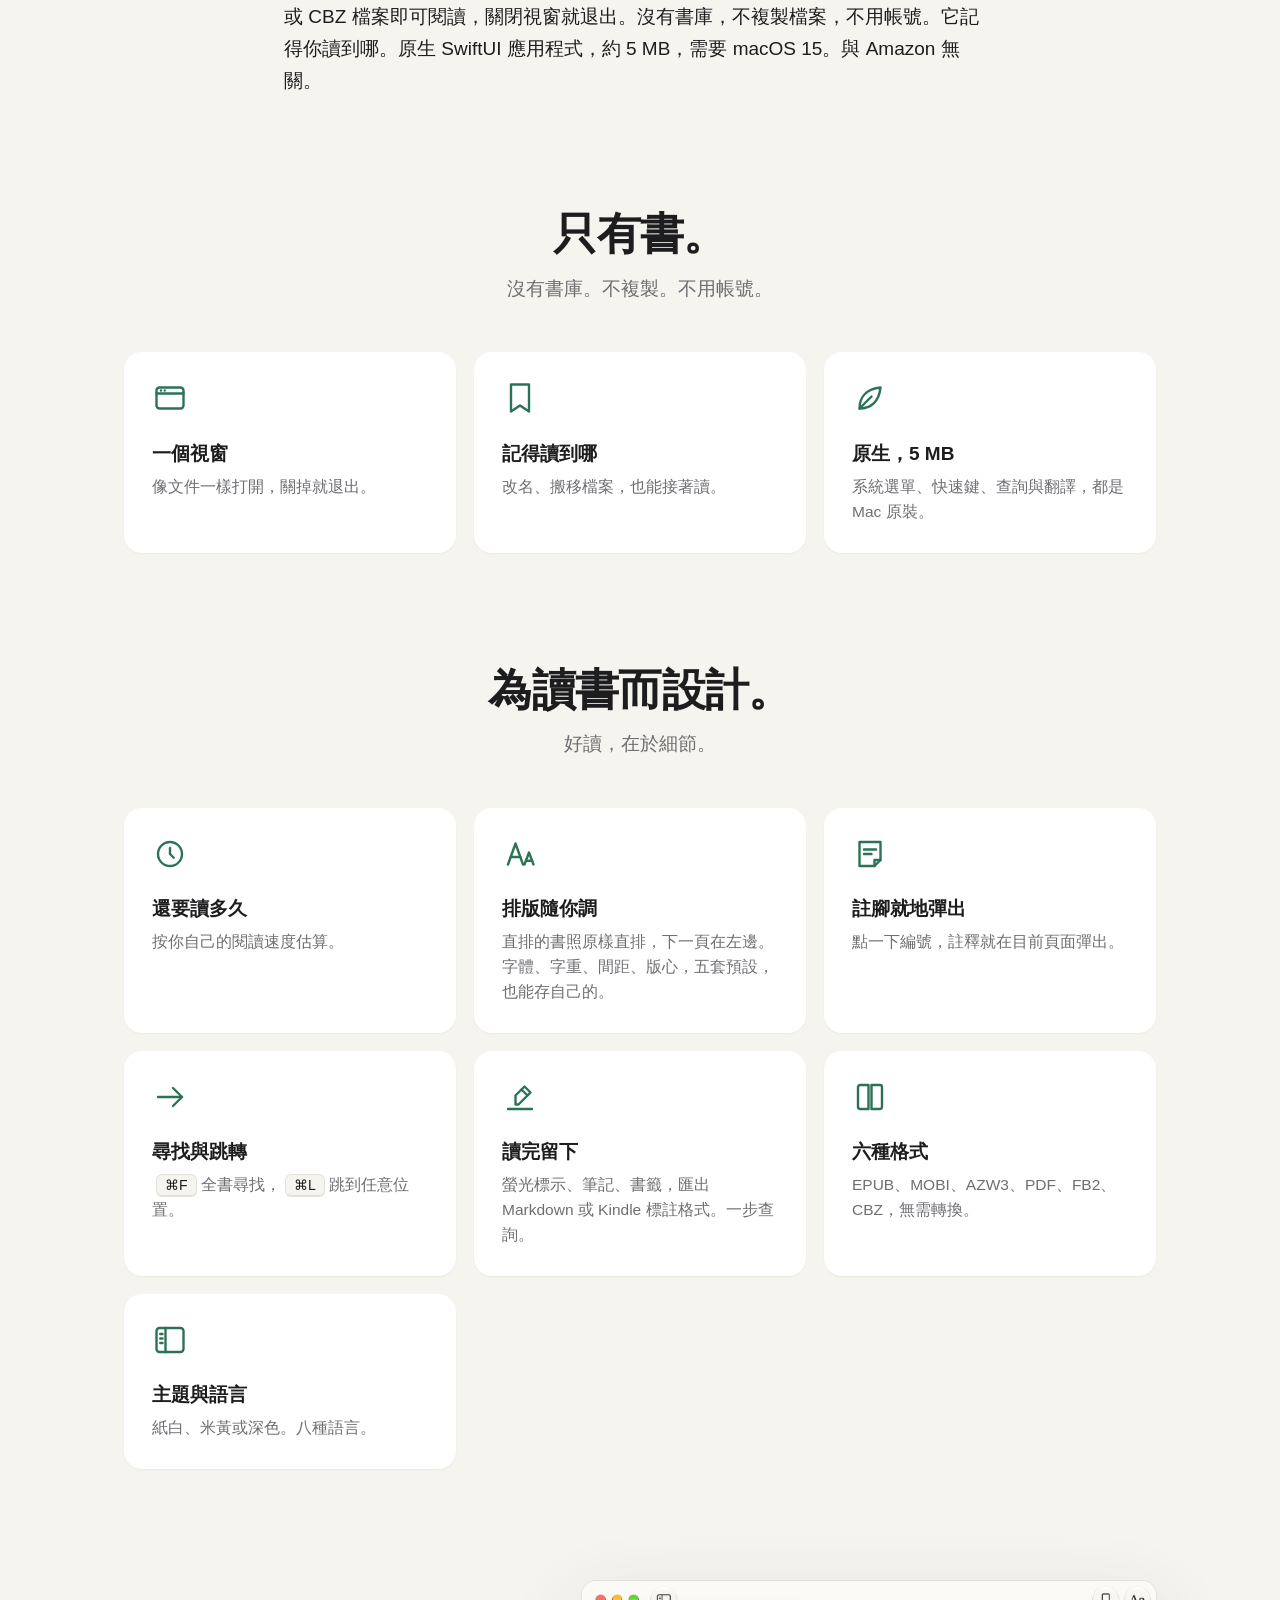
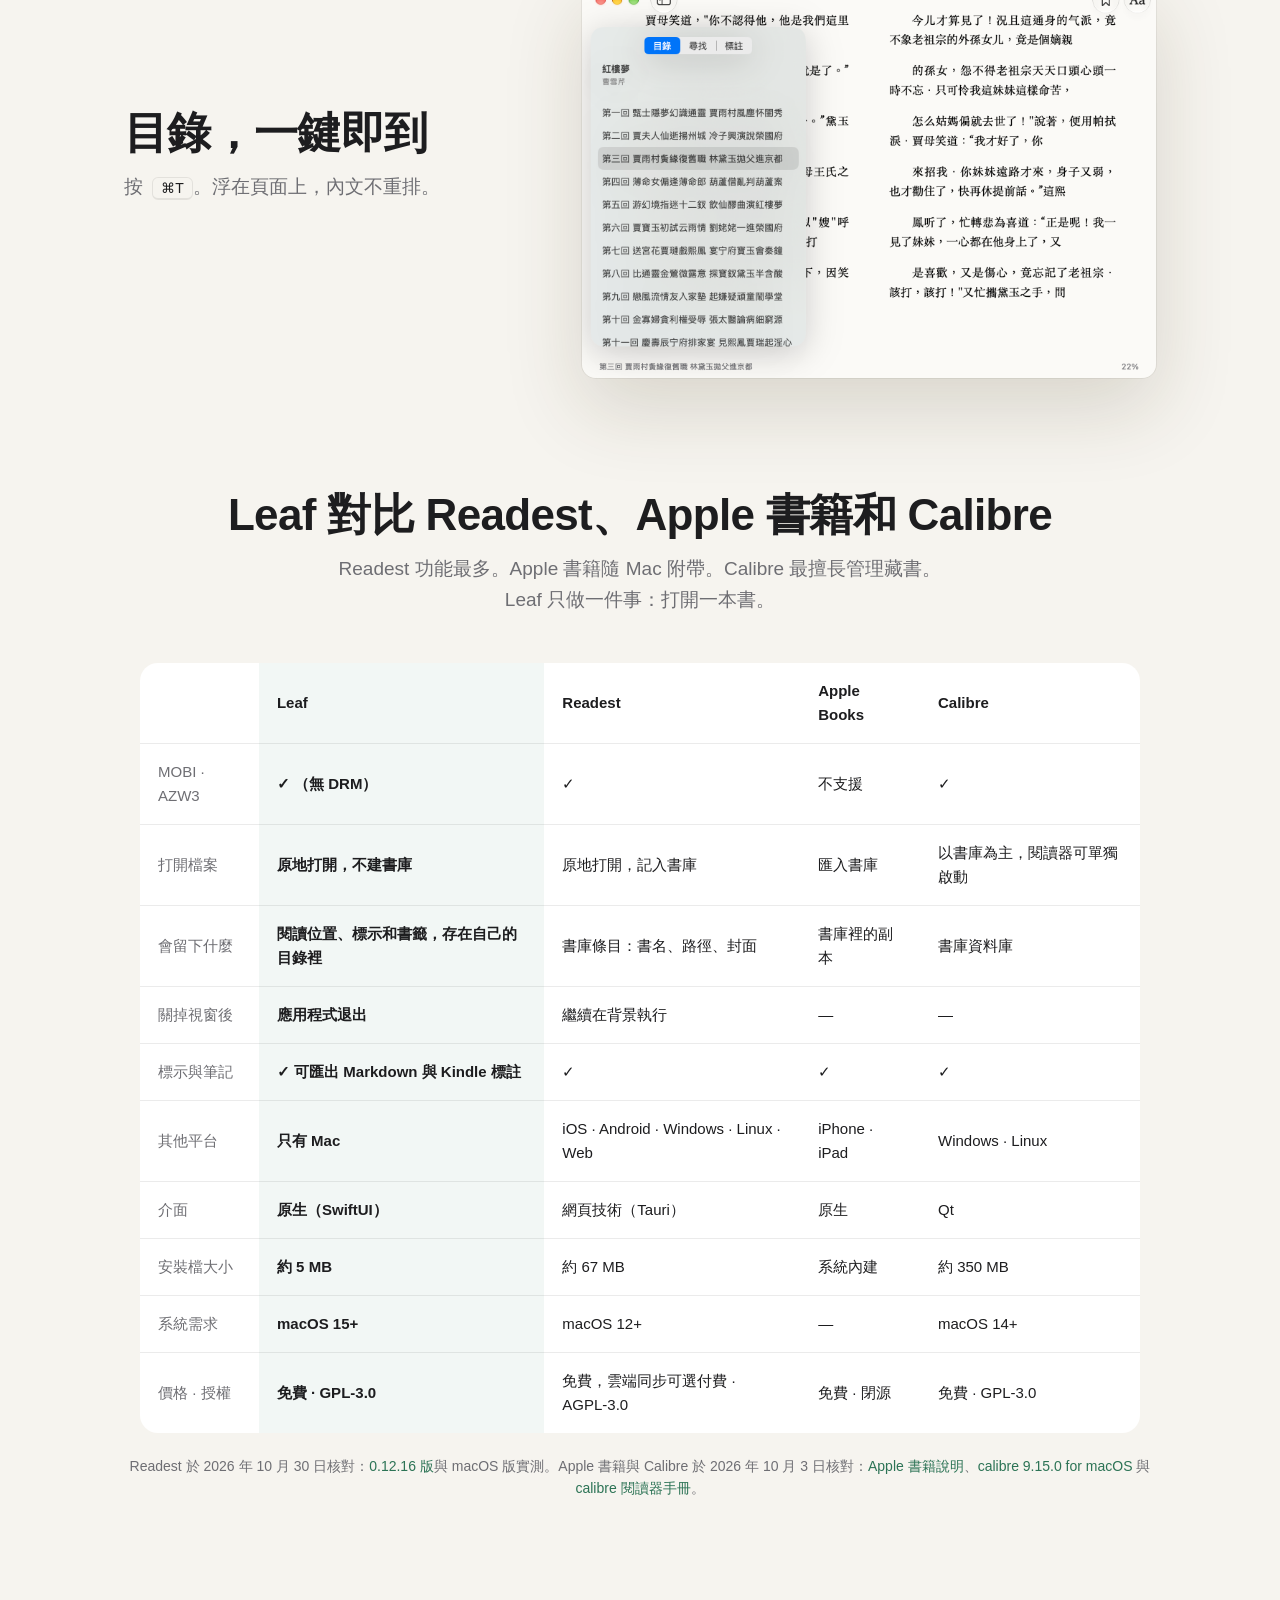
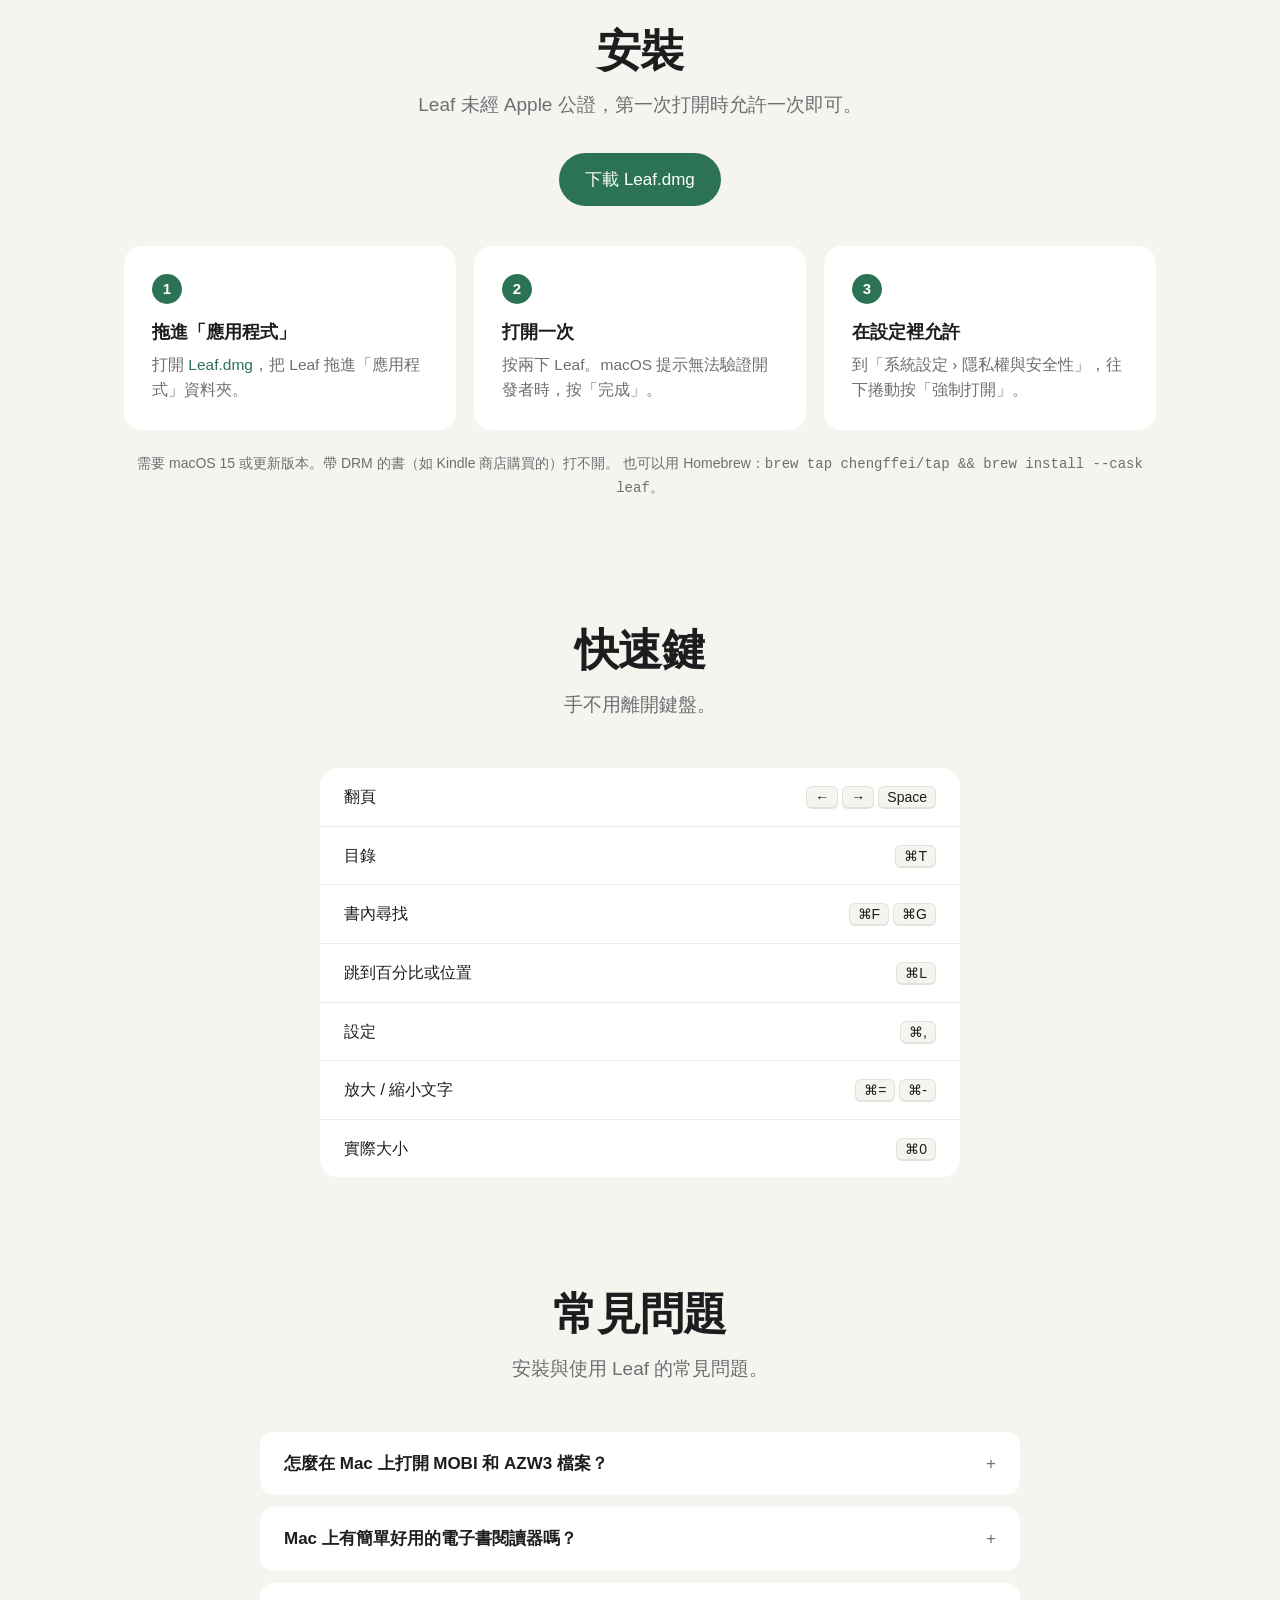
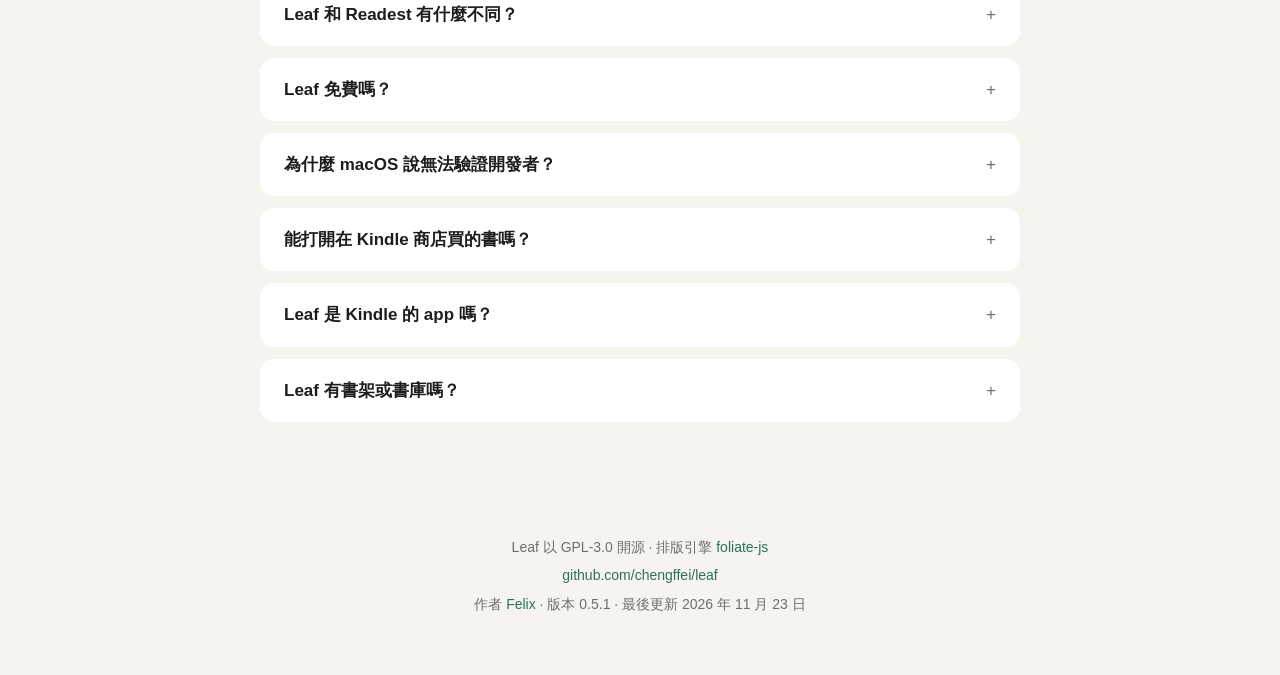
<file: docs/zh-hant/index.html>
<!doctype html>
<html lang="zh-Hant">
<head>
<meta charset="utf-8">
<meta name="viewport" content="width=device-width, initial-scale=1">
<title>Leaf — 不建書庫的 Mac 電子書閱讀器，支援直排</title>
<meta name="description" content="免費開源的 Mac 電子書閱讀器。按兩下 EPUB、MOBI、AZW3、PDF、FB2、CBZ 即讀，關窗即退。直排的書照原樣直排。沒有書庫，不用帳號。原生應用程式，約 5 MB。">
<link rel="canonical" href="https://chengffei.github.io/leaf/zh-hant/">
<link rel="alternate" hreflang="en" href="https://chengffei.github.io/leaf/">
<link rel="alternate" hreflang="zh-Hans" href="https://chengffei.github.io/leaf/zh/">
<link rel="alternate" hreflang="zh-Hant" href="https://chengffei.github.io/leaf/zh-hant/">
<link rel="alternate" hreflang="ja" href="https://chengffei.github.io/leaf/ja/">
<link rel="alternate" hreflang="ko" href="https://chengffei.github.io/leaf/ko/">
<link rel="alternate" hreflang="fr" href="https://chengffei.github.io/leaf/fr/">
<link rel="alternate" hreflang="de" href="https://chengffei.github.io/leaf/de/">
<link rel="alternate" hreflang="es" href="https://chengffei.github.io/leaf/es/">
<link rel="alternate" hreflang="x-default" href="https://chengffei.github.io/leaf/">
<link rel="alternate" type="text/plain" title="llms.txt" href="https://chengffei.github.io/leaf/llms.txt">
<meta name="theme-color" content="#f6f4ef">
<meta property="og:type" content="website">
<meta property="og:site_name" content="Leaf">
<meta property="og:url" content="https://chengffei.github.io/leaf/zh-hant/">
<meta property="og:title" content="Leaf — 不建書庫的 Mac 電子書閱讀器，支援直排">
<meta property="og:description" content="按兩下就讀，關窗就走。小巧的原生 Mac 電子書閱讀器，免費開源，支援直排。">
<meta property="og:image" content="https://chengffei.github.io/leaf/images/og.png">
<meta property="og:image:width" content="1200">
<meta property="og:image:height" content="630">
<meta property="og:image:alt" content="Leaf showing a book in two-column layout">
<meta property="og:locale" content="zh_TW">
<meta property="og:locale:alternate" content="en_US">
<meta property="og:locale:alternate" content="zh_CN">
<meta property="og:locale:alternate" content="ja_JP">
<meta property="og:locale:alternate" content="ko_KR">
<meta property="og:locale:alternate" content="fr_FR">
<meta property="og:locale:alternate" content="de_DE">
<meta property="og:locale:alternate" content="es_ES">
<meta name="twitter:card" content="summary_large_image">
<meta name="twitter:title" content="Leaf — 不建書庫的 Mac 電子書閱讀器，支援直排">
<meta name="twitter:description" content="按兩下就讀，關窗就走。小巧的原生 Mac 電子書閱讀器，免費開源，支援直排。">
<meta name="twitter:image" content="https://chengffei.github.io/leaf/images/og.png">
<link rel="icon" type="image/png" sizes="64x64" href="../images/favicon.png">
<link rel="apple-touch-icon" href="../images/apple-touch-icon.png">
<script type="application/ld+json">
{
  "@context": "https://schema.org",
  "@type": "SoftwareApplication",
  "name": "Leaf",
  "description": "免費開源的 Mac 電子書閱讀器，打開 EPUB、MOBI、AZW3、PDF、FB2、CBZ。沒有書庫，不用帳號。",
  "applicationCategory": "ProductivityApplication",
  "applicationSubCategory": "Ebook reader",
  "operatingSystem": "macOS 15 or later",
  "softwareVersion": "0.5.1",
  "dateModified": "2026-11-23",
  "inLanguage": "zh-Hant",
  "url": "https://chengffei.github.io/leaf/zh-hant/",
  "downloadUrl": "https://github.com/chengffei/leaf/releases/latest/download/Leaf.dmg",
  "fileFormat": [
    "application/epub+zip",
    "application/x-mobipocket-ebook",
    "application/vnd.amazon.mobi8-ebook",
    "application/pdf",
    "application/x-fictionbook+xml",
    "application/vnd.comicbook+zip"
  ],
  "screenshot": "https://chengffei.github.io/leaf/images/reading-zh-hant.png",
  "image": "https://chengffei.github.io/leaf/images/icon.png",
  "license": "https://www.gnu.org/licenses/gpl-3.0.html",
  "isAccessibleForFree": true,
  "offers": {
    "@type": "Offer",
    "price": "0",
    "priceCurrency": "USD"
  },
  "author": {
    "@type": "Person",
    "name": "Felix",
    "url": "https://github.com/chengffei"
  },
  "codeRepository": "https://github.com/chengffei/leaf"
}
</script>
<script type="application/ld+json">
{
  "@context": "https://schema.org",
  "@type": "FAQPage",
  "inLanguage": "zh-Hant",
  "mainEntity": [
    {
      "@type": "Question",
      "name": "怎麼在 Mac 上打開 MOBI 和 AZW3 檔案？",
      "acceptedAnswer": {
        "@type": "Answer",
        "text": "裝好 Leaf 後，在 Finder 裡按兩下檔案，或按右鍵選「打開檔案的應用程式 › Leaf」。檔案需要無 DRM。"
      }
    },
    {
      "@type": "Question",
      "name": "Mac 上有簡單好用的電子書閱讀器嗎？",
      "acceptedAnswer": {
        "@type": "Answer",
        "text": "Leaf 能打開無 DRM 的 EPUB、MOBI、AZW3，以及 PDF、FB2、CBZ，一本書一個視窗。按你的閱讀速度估算剩餘時間，有位置號、排版預設、註腳就地彈出和全書尋找，能標示、寫筆記、加書籤並匯出。直排的書照原樣直排。關掉視窗就退出。沒有商店，不用帳號。"
      }
    },
    {
      "@type": "Question",
      "name": "Leaf 和 Readest 有什麼不同？",
      "acceptedAnswer": {
        "@type": "Answer",
        "text": "Readest 跨平台，有書庫、同步和朗讀。Leaf 只做 Mac，刻意做得更少：沒有書庫，不同步，合上書就退出。閱讀位置、標示和書籤存在它自己的目錄裡，不碰書檔。約 5 MB，Readest 約 67 MB。"
      }
    },
    {
      "@type": "Question",
      "name": "Leaf 免費嗎？",
      "acceptedAnswer": {
        "@type": "Answer",
        "text": "免費，並以 GPL-3.0 授權開源。"
      }
    },
    {
      "@type": "Question",
      "name": "為什麼 macOS 說無法驗證開發者？",
      "acceptedAnswer": {
        "@type": "Answer",
        "text": "Leaf 沒有經過 Apple 公證。先打開一次並關掉提示，再到「系統設定 › 隱私權與安全性」按「強制打開」。只需操作一次。"
      }
    },
    {
      "@type": "Question",
      "name": "能打開在 Kindle 商店買的書嗎？",
      "acceptedAnswer": {
        "@type": "Answer",
        "text": "只能打開無 DRM 的檔案。Kindle 商店購買的書通常有 DRM，Leaf 打不開。"
      }
    },
    {
      "@type": "Question",
      "name": "Leaf 是 Kindle 的 app 嗎？",
      "acceptedAnswer": {
        "@type": "Answer",
        "text": "不是。Leaf 是獨立的開源專案，與 Amazon 無關。它用來在 Mac 上讀無 DRM 的 EPUB、MOBI、AZW3，沒有商店，不用帳號。"
      }
    },
    {
      "@type": "Question",
      "name": "Leaf 有書架或書庫嗎？",
      "acceptedAnswer": {
        "@type": "Answer",
        "text": "沒有。Leaf 直接打開書所在的位置，不匯入也不複製檔案。Leaf 自己只記每本讀到哪；和其他 Mac 文件應用程式一樣，系統會在「檔案 › 打開最近使用過的」列出最近的檔案。"
      }
    }
  ]
}
</script>
<style>
  :root {
    --paper: #f6f4ef;
    --card: #ffffff;
    --ink: #1d1d1f;
    --muted: #6e6e73;
    --line: rgba(0, 0, 0, .08);
    --green: #2c7355;
    --green-hover: #245f46;
    --radius: 18px;
    color-scheme: light;
  }
  * { box-sizing: border-box; }
  html { -webkit-text-size-adjust: 100%; }
  body {
    margin: 0;
    background: var(--paper);
    color: var(--ink);
    font: 17px/1.6 -apple-system, BlinkMacSystemFont, "SF Pro Text", "PingFang SC", "Helvetica Neue", sans-serif;
    -webkit-font-smoothing: antialiased;
  }
  a { color: var(--green); text-decoration: none; }
  a:hover { text-decoration: underline; }
  img { max-width: 100%; height: auto; display: block; }


  .wrap { max-width: 1080px; margin: 0 auto; padding: 0 24px; }

  nav {
    position: sticky; top: 0; z-index: 10;
    background: rgba(246, 244, 239, .82);
    -webkit-backdrop-filter: saturate(180%) blur(20px);
    backdrop-filter: saturate(180%) blur(20px);
    border-bottom: 1px solid var(--line);
  }
  nav .wrap { display: flex; align-items: center; justify-content: space-between; height: 56px; }
  .brand { display: flex; align-items: center; gap: 10px; font-weight: 600; color: var(--ink); }
  .brand:hover { text-decoration: none; }
  .brand img { width: 28px; height: 28px; }
  .nav-links { display: flex; align-items: center; gap: 20px; font-size: 15px; }
  .nav-links a { color: var(--ink); }
  .lang-toggle {
    display: inline-block; text-decoration: none;
    font: inherit; font-size: 13px; color: var(--muted);
    background: none; border: 1px solid var(--line); border-radius: 999px;
    padding: 4px 12px; cursor: pointer;
  }
  .lang-toggle:hover { color: var(--ink); border-color: rgba(0,0,0,.18); }
  /* 语言菜单：<details> 下拉，不靠 JS；当前语言作标题 */
  .langs { position: relative; }
  .langs summary { list-style: none; }
  .langs summary::-webkit-details-marker { display: none; }
  .langs summary::after { content: " ▾"; font-size: 11px; }
  .langs-menu {
    position: absolute; right: 0; top: calc(100% + 8px); z-index: 20; min-width: 140px;
    display: flex; flex-direction: column; padding: 6px;
    background: #fff; border: 1px solid var(--line); border-radius: 12px;
    box-shadow: 0 10px 32px rgba(0,0,0,.12);
  }
  .langs-menu a { display: block; padding: 7px 12px; border-radius: 8px; font-size: 14px; white-space: nowrap; }
  .langs-menu a:hover { background: var(--alt, #f5f5f7); text-decoration: none; }

  .hero { text-align: center; padding: 88px 24px 56px; }
  .hero .icon { width: 128px; height: 128px; margin: 0 auto 28px; }
  .narrow { max-width: 760px; }
  .definition { font-size: 19px; line-height: 1.7; margin: 0; text-align: left; }
  .table-scroll { overflow-x: auto; }
  table.compare { max-width: 1000px; }
  table.compare th { padding: 16px 24px; text-align: left; font-size: 15px; border-bottom: 1px solid var(--line); }
  table.compare td { text-align: left; color: var(--ink); font-size: 15px; }
  table.compare td:first-child { color: var(--muted); }
  table.compare th:nth-child(2), table.compare td:nth-child(2) { background: rgba(44, 115, 85, .06); font-weight: 600; }
  table.compare th, table.compare td { padding-left: 18px; padding-right: 18px; }
  .eyebrow { margin: 0 0 14px; font-size: 15px; font-weight: 600; letter-spacing: .02em; color: var(--green); }
  .faq { max-width: 760px; margin: 0 auto; }
  .faq details { background: var(--card); border-radius: 14px; padding: 18px 24px; margin-bottom: 12px; }
  .faq summary { cursor: pointer; font-weight: 600; font-size: 17px; list-style: none; }
  .faq summary::-webkit-details-marker { display: none; }
  .faq summary::after { content: "+"; float: right; color: var(--muted); font-weight: 400; }
  .faq details[open] summary::after { content: "–"; }
  .faq p { margin: 10px 0 0; color: var(--muted); font-size: 16px; }
  h1 {
    font-size: clamp(40px, 7vw, 68px); line-height: 1.08; letter-spacing: -.02em;
    margin: 0 0 18px; font-weight: 700;
  }
  .lead { font-size: clamp(18px, 2.4vw, 22px); color: var(--muted); margin: 0 auto 36px; max-width: 640px; }
  .actions { display: flex; gap: 14px; justify-content: center; flex-wrap: wrap; }
  .btn {
    display: inline-flex; align-items: center; gap: 8px;
    padding: 13px 26px; border-radius: 999px; font-size: 17px; font-weight: 500;
  }
  .btn:hover { text-decoration: none; }
  .btn-primary { background: var(--green); color: #fff; }
  .btn-primary:hover { background: var(--green-hover); }
  .btn-secondary { color: var(--ink); border: 1px solid rgba(0,0,0,.15); }
  .btn-secondary:hover { background: rgba(0,0,0,.03); }
  .meta { margin-top: 16px; font-size: 14px; color: var(--muted); }

  .shot {
    margin: 0 auto; max-width: 1000px;
    border-radius: 14px; overflow: hidden;
    box-shadow: 0 30px 80px rgba(60, 48, 20, .16), 0 0 0 1px rgba(0,0,0,.06);
    background: transparent; /* 截图自带窗口圆角（透明角） */
  }

  section.wrap { padding-top: 112px; }
  h2 {
    font-size: clamp(30px, 4.4vw, 44px); line-height: 1.15; letter-spacing: -.015em;
    margin: 0 0 14px; text-align: center; font-weight: 700;
  }
  .section-lead { text-align: center; color: var(--muted); margin: 0 auto 48px; max-width: 620px; font-size: 19px; }

  .grid { display: grid; grid-template-columns: repeat(3, 1fr); gap: 18px; }
  .card {
    background: var(--card); border-radius: var(--radius); padding: 28px;
    box-shadow: 0 1px 2px rgba(60, 48, 20, .05);
  }
  .card .glyph { width: 36px; height: 36px; color: var(--green); margin-bottom: 14px; }
  .card h3 { margin: 0 0 6px; font-size: 19px; }
  .card p { margin: 0; color: var(--muted); font-size: 15.5px; }

  .split { display: grid; grid-template-columns: 1fr 1.4fr; gap: 48px; align-items: center; }
  .split h2, .split .section-lead { text-align: left; margin-left: 0; }

  .steps { counter-reset: step; display: grid; grid-template-columns: repeat(3, 1fr); gap: 18px; }
  .step { background: var(--card); border-radius: var(--radius); padding: 28px; position: relative; }
  .step::before {
    counter-increment: step; content: counter(step);
    display: grid; place-items: center; width: 30px; height: 30px; border-radius: 50%;
    background: var(--green); color: #fff; font-weight: 600; font-size: 15px; margin-bottom: 14px;
  }
  .step h3 { margin: 0 0 6px; font-size: 18px; }
  .step p { margin: 0; color: var(--muted); font-size: 15.5px; }
  .install-download { margin: -16px 0 40px; }
  .note { text-align: center; color: var(--muted); font-size: 14px; margin-top: 22px; }

  table { width: 100%; max-width: 640px; margin: 0 auto; border-collapse: collapse; background: var(--card); border-radius: var(--radius); overflow: hidden; }
  td { padding: 16px 24px; border-bottom: 1px solid var(--line); font-size: 16px; }
  tr:last-child td { border-bottom: none; }
  td:last-child { text-align: right; color: var(--muted); }
  kbd {
    font: 500 14px -apple-system, BlinkMacSystemFont, sans-serif; color: var(--ink);
    background: var(--paper); border: 1px solid var(--line); border-bottom-width: 2px;
    border-radius: 6px; padding: 2px 8px; margin-left: 4px;
  }

  footer.wrap { padding-top: 96px; padding-bottom: 56px; text-align: center; color: var(--muted); font-size: 14px; }
  footer p { margin: 6px 0; }

  @media (max-width: 820px) {
    .grid, .steps { grid-template-columns: 1fr; }
    .split { grid-template-columns: 1fr; gap: 28px; }
    .split h2, .split .section-lead { text-align: center; margin-left: auto; }
    .hero { padding: 56px 24px 40px; }
    section.wrap { padding-top: 80px; }
    .nav-links .hide-sm { display: none; }
    td { padding: 14px 16px; }
  }
</style>
</head>
<body>

<nav>
  <div class="wrap">
    <a class="brand" href="#"><img src="../images/favicon.png" width="28" height="28" alt="">Leaf</a>
    <div class="nav-links">
      <a class="hide-sm" href="#features">功能</a>
      <a class="hide-sm" href="#install">安裝</a>
      <a href="https://github.com/chengffei/leaf">GitHub</a>
      <details class="langs"><summary class="lang-toggle" aria-label="Language">繁體中文</summary><div class="langs-menu"><a href="../" hreflang="en" lang="en">English</a><a href="../zh/" hreflang="zh-Hans" lang="zh-Hans">简体中文</a><a href="../ja/" hreflang="ja" lang="ja">日本語</a><a href="../ko/" hreflang="ko" lang="ko">한국어</a><a href="../fr/" hreflang="fr" lang="fr">Français</a><a href="../de/" hreflang="de" lang="de">Deutsch</a><a href="../es/" hreflang="es" lang="es">Español</a></div></details>
    </div>
  </div>
</nav>

<header class="hero wrap">
  <img class="icon" src="../images/icon-256.png" width="128" height="128" alt="Leaf app icon">
  <p class="eyebrow">開源的 Mac 電子書閱讀器 · EPUB · MOBI · AZW3 · PDF · FB2 · CBZ</p>
  <h1>按兩下就讀，關窗就走。</h1>
  <p class="lead">
    
    一本書，一個視窗。沒有書架，只記得你讀到哪。直排的書照原樣直排。
  </p>
  <div class="actions">
    <a class="btn btn-primary" href="https://github.com/chengffei/leaf/releases/latest/download/Leaf.dmg">
      下載 Leaf
    </a>
    <a class="btn btn-secondary" href="https://github.com/chengffei/leaf">
      查看原始碼
    </a>
  </div>
  <p class="meta">
    
    免費開源 · 原生 Mac 應用程式 · 約 5 MB · macOS 15 或更新
  </p>
</header>

<div class="wrap">
  <div class="shot">
    <img src="../images/reading-zh-hant.png" width="1600" height="1106" alt="Leaf 在 Mac 上雙欄閱讀《紅樓夢》" loading="eager">
  </div>
</div>

<section id="about" class="wrap narrow">
  <h2>Leaf 是什麼？</h2>
  <p class="definition">
    Leaf 是免費開源的 Mac 電子書閱讀器。按兩下 EPUB、MOBI、AZW3、PDF、FB2 或 CBZ 檔案即可閱讀，關閉視窗就退出。沒有書庫，不複製檔案，不用帳號。它記得你讀到哪。原生 SwiftUI 應用程式，約 5 MB，需要 macOS 15。與 Amazon 無關。
    
  </p>
</section>

<section id="features" class="wrap">
  <h2>只有書。</h2>
  <p class="section-lead">
    
    沒有書庫。不複製。不用帳號。
  </p>
  <div class="grid">
    <div class="card">
      <svg class="glyph" viewBox="0 0 24 24" fill="none" stroke="currentColor" stroke-width="1.6" stroke-linecap="round" stroke-linejoin="round"><rect x="3" y="5" width="18" height="14" rx="2"/><path d="M3 9h18"/><path d="M6 7h.01M8.5 7h.01"/></svg>
      <h3>一個視窗</h3>
      <p>像文件一樣打開，關掉就退出。</p>
    </div>
    <div class="card">
      <svg class="glyph" viewBox="0 0 24 24" fill="none" stroke="currentColor" stroke-width="1.6" stroke-linecap="round" stroke-linejoin="round"><path d="M6 3h12v18l-6-4-6 4z"/></svg>
      <h3>記得讀到哪</h3>
      <p>改名、搬移檔案，也能接著讀。</p>
    </div>
    <div class="card">
      <svg class="glyph" viewBox="0 0 24 24" fill="none" stroke="currentColor" stroke-width="1.6" stroke-linecap="round" stroke-linejoin="round"><path d="M5 19c0-8 5-13 14-14-1 9-6 14-14 14z"/><path d="M5 19 13 11"/></svg>
      <h3>原生，5 MB</h3>
      <p>系統選單、快速鍵、查詢與翻譯，都是 Mac 原裝。</p>
    </div>
  </div>
</section>

<section id="reading" class="wrap">
  <h2>為讀書而設計。</h2>
  <p class="section-lead">
    
    好讀，在於細節。
  </p>
  <div class="grid">
    <div class="card">
      <svg class="glyph" viewBox="0 0 24 24" fill="none" stroke="currentColor" stroke-width="1.6" stroke-linecap="round" stroke-linejoin="round"><circle cx="12" cy="12" r="8"/><path d="M12 8v4l2.5 2.5"/></svg>
      <h3>還要讀多久</h3>
      <p>按你自己的閱讀速度估算。</p>
    </div>
    <div class="card">
      <svg class="glyph" viewBox="0 0 24 24" fill="none" stroke="currentColor" stroke-width="1.6" stroke-linecap="round" stroke-linejoin="round"><path d="M4 19 9 5l5 14"/><path d="M5.8 14h6.4"/><path d="M15 19l3-8 3 8"/><path d="M16 16.5h4"/></svg>
      <h3>排版隨你調</h3>
      <p>直排的書照原樣直排，下一頁在左邊。字體、字重、間距、版心，五套預設，也能存自己的。</p>
    </div>
    <div class="card">
      <svg class="glyph" viewBox="0 0 24 24" fill="none" stroke="currentColor" stroke-width="1.6" stroke-linecap="round" stroke-linejoin="round"><path d="M5 4h14v12l-4 4H5z"/><path d="M15 20v-4h4"/><path d="M8 9h8M8 12h5"/></svg>
      <h3>註腳就地彈出</h3>
      <p>點一下編號，註釋就在目前頁面彈出。</p>
    </div>
    <div class="card">
      <svg class="glyph" viewBox="0 0 24 24" fill="none" stroke="currentColor" stroke-width="1.6" stroke-linecap="round" stroke-linejoin="round"><path d="M4 12h16"/><path d="M14 6l6 6-6 6"/></svg>
      <h3>尋找與跳轉</h3>
      <p><kbd>⌘F</kbd> 全書尋找，<kbd>⌘L</kbd> 跳到任意位置。</p>
    </div>
    <div class="card">
      <svg class="glyph" viewBox="0 0 24 24" fill="none" stroke="currentColor" stroke-width="1.6" stroke-linecap="round" stroke-linejoin="round"><path d="M9 11l4-4 4 4-6 6H9z"/><path d="M13 7l2-2 4 4-2 2"/><path d="M4 20h16"/></svg>
      <h3>讀完留下</h3>
      <p>螢光標示、筆記、書籤，匯出 Markdown 或 Kindle 標註格式。一步查詢。</p>
    </div>
    <div class="card">
      <svg class="glyph" viewBox="0 0 24 24" fill="none" stroke="currentColor" stroke-width="1.6" stroke-linecap="round" stroke-linejoin="round"><path d="M4 5.5A1.5 1.5 0 0 1 5.5 4H11v16H5.5A1.5 1.5 0 0 1 4 18.5z"/><path d="M20 5.5A1.5 1.5 0 0 0 18.5 4H13v16h5.5a1.5 1.5 0 0 0 1.5-1.5z"/></svg>
      <h3>六種格式</h3>
      <p>EPUB、MOBI、AZW3、PDF、FB2、CBZ，無需轉換。</p>
    </div>
    <div class="card">
      <svg class="glyph" viewBox="0 0 24 24" fill="none" stroke="currentColor" stroke-width="1.6" stroke-linecap="round" stroke-linejoin="round"><rect x="3" y="4" width="18" height="16" rx="2"/><path d="M9 4v16"/><path d="M5.5 8h1.5M5.5 11h1.5M5.5 14h1.5"/></svg>
      <h3>主題與語言</h3>
      <p>紙白、米黃或深色。八種語言。</p>
    </div>
  </div>
</section>

<section class="wrap">
  <div class="split">
    <div>
      <h2>目錄，一鍵即到</h2>
      <p class="section-lead">
        
        按 <kbd>⌘T</kbd>。浮在頁面上，內文不重排。
      </p>
    </div>
    <div class="shot">
      <img src="../images/toc-zh-hant.png" width="1600" height="1106" alt="Leaf 的浮動目錄面板，《紅樓夢》回目" loading="lazy">
    </div>
  </div>
</section>

<section id="compare" class="wrap">
  <h2>Leaf 對比 Readest、Apple 書籍和 Calibre</h2>
  <p class="section-lead">
    Readest 功能最多。Apple 書籍隨 Mac 附帶。Calibre 最擅長管理藏書。Leaf 只做一件事：打開一本書。
    
  </p>
  <div class="table-scroll">
  <table class="compare">
    <thead><tr><th></th><th>Leaf</th><th>Readest</th><th>Apple Books</th><th>Calibre</th></tr></thead>
    <tbody>
      <tr><td>MOBI · AZW3</td><td>✓ （無 DRM）</td><td>✓</td><td>不支援</td><td>✓</td></tr>
      <tr><td>打開檔案</td><td>原地打開，不建書庫</td><td>原地打開，記入書庫</td><td>匯入書庫</td><td>以書庫為主，閱讀器可單獨啟動</td></tr>
      <tr><td>會留下什麼</td><td>閱讀位置、標示和書籤，存在自己的目錄裡</td><td>書庫條目：書名、路徑、封面</td><td>書庫裡的副本</td><td>書庫資料庫</td></tr>
      <tr><td>關掉視窗後</td><td>應用程式退出</td><td>繼續在背景執行</td><td>—</td><td>—</td></tr>
      <tr><td>標示與筆記</td><td>✓ 可匯出 Markdown 與 Kindle 標註</td><td>✓</td><td>✓</td><td>✓</td></tr>
      <tr><td>其他平台</td><td>只有 Mac</td><td>iOS · Android · Windows · Linux · Web</td><td>iPhone · iPad</td><td>Windows · Linux</td></tr>
      <tr><td>介面</td><td>原生（SwiftUI）</td><td>網頁技術（Tauri）</td><td>原生</td><td>Qt</td></tr>
      <tr><td>安裝檔大小</td><td>約 5 MB</td><td>約 67 MB</td><td>系統內建</td><td>約 350 MB</td></tr>
      <tr><td>系統需求</td><td>macOS 15+</td><td>macOS 12+</td><td>—</td><td>macOS 14+</td></tr>
      <tr><td>價格 · 授權</td><td>免費 · GPL-3.0</td><td>免費，雲端同步可選付費 · AGPL-3.0</td><td>免費 · 閉源</td><td>免費 · GPL-3.0</td></tr>
    </tbody>
  </table>
  </div>
  <p class="note">
    Readest 於 2026 年 10 月 30 日核對：<a href="https://github.com/readest/readest/releases">0.12.16 版</a>與 macOS 版實測。Apple 書籍與 Calibre 於 2026 年 10 月 3 日核對：<a href="https://support.apple.com/guide/books/import-books-audiobooks-or-pdfs-ibkseed72068/mac">Apple 書籍說明</a>、<a href="https://calibre-ebook.com/download_osx">calibre 9.15.0 for macOS</a> 與 <a href="https://manual.calibre-ebook.com/viewer.html">calibre 閱讀器手冊</a>。
    
  </p>
</section>

<section id="install" class="wrap">
  <h2>安裝</h2>
  <p class="section-lead">
    
    Leaf 未經 Apple 公證，第一次打開時允許一次即可。
  </p>
  <div class="actions install-download">
    <a class="btn btn-primary" href="https://github.com/chengffei/leaf/releases/latest/download/Leaf.dmg">
      下載 Leaf.dmg
    </a>
  </div>
  <div class="steps">
    <div class="step">
      <h3>拖進「應用程式」</h3>
      <p>打開 <a href="https://github.com/chengffei/leaf/releases/latest/download/Leaf.dmg">Leaf.dmg</a>，把 Leaf 拖進「應用程式」資料夾。</p>
    </div>
    <div class="step">
      <h3>打開一次</h3>
      <p>按兩下 Leaf。macOS 提示無法驗證開發者時，按「完成」。</p>
    </div>
    <div class="step">
      <h3>在設定裡允許</h3>
      <p>到「系統設定 › 隱私權與安全性」，往下捲動按「強制打開」。</p>
    </div>
  </div>
  <p class="note">
    
    需要 macOS 15 或更新版本。帶 DRM 的書（如 Kindle 商店購買的）打不開。
    也可以用 Homebrew：<code>brew tap chengffei/tap &amp;&amp; brew install --cask leaf</code>。
  </p>
</section>

<section class="wrap">
  <h2>快速鍵</h2>
  <p class="section-lead">
    
    手不用離開鍵盤。
  </p>
  <table>
    <tr><td>翻頁</td><td><kbd>←</kbd><kbd>→</kbd><kbd>Space</kbd></td></tr>
    <tr><td>目錄</td><td><kbd>⌘T</kbd></td></tr>
    <tr><td>書內尋找</td><td><kbd>⌘F</kbd><kbd>⌘G</kbd></td></tr>
    <tr><td>跳到百分比或位置</td><td><kbd>⌘L</kbd></td></tr>
    <tr><td>設定</td><td><kbd>⌘,</kbd></td></tr>
    <tr><td>放大 / 縮小文字</td><td><kbd>⌘=</kbd><kbd>⌘-</kbd></td></tr>
    <tr><td>實際大小</td><td><kbd>⌘0</kbd></td></tr>
  </table>
</section>

<section id="faq" class="wrap">
  <h2>常見問題</h2>
  <p class="section-lead">安裝與使用 Leaf 的常見問題。</p>
  <div class="faq">
    <details><summary>怎麼在 Mac 上打開 MOBI 和 AZW3 檔案？</summary><p>裝好 Leaf 後，在 Finder 裡按兩下檔案，或按右鍵選「打開檔案的應用程式 › Leaf」。檔案需要無 DRM。</p></details>
    <details><summary>Mac 上有簡單好用的電子書閱讀器嗎？</summary><p>Leaf 能打開無 DRM 的 EPUB、MOBI、AZW3，以及 PDF、FB2、CBZ，一本書一個視窗。按你的閱讀速度估算剩餘時間，有位置號、排版預設、註腳就地彈出和全書尋找，能標示、寫筆記、加書籤並匯出。直排的書照原樣直排。關掉視窗就退出。沒有商店，不用帳號。</p></details>
    <details><summary>Leaf 和 Readest 有什麼不同？</summary><p>Readest 跨平台，有書庫、同步和朗讀。Leaf 只做 Mac，刻意做得更少：沒有書庫，不同步，合上書就退出。閱讀位置、標示和書籤存在它自己的目錄裡，不碰書檔。約 5 MB，Readest 約 67 MB。</p></details>
    <details><summary>Leaf 免費嗎？</summary><p>免費，並以 GPL-3.0 授權開源。</p></details>
    <details><summary>為什麼 macOS 說無法驗證開發者？</summary><p>Leaf 沒有經過 Apple 公證。先打開一次並關掉提示，再到「系統設定 › 隱私權與安全性」按「強制打開」。只需操作一次。</p></details>
    <details><summary>能打開在 Kindle 商店買的書嗎？</summary><p>只能打開無 DRM 的檔案。Kindle 商店購買的書通常有 DRM，Leaf 打不開。</p></details>
    <details><summary>Leaf 是 Kindle 的 app 嗎？</summary><p>不是。Leaf 是獨立的開源專案，與 Amazon 無關。它用來在 Mac 上讀無 DRM 的 EPUB、MOBI、AZW3，沒有商店，不用帳號。</p></details>
    <details><summary>Leaf 有書架或書庫嗎？</summary><p>沒有。Leaf 直接打開書所在的位置，不匯入也不複製檔案。Leaf 自己只記每本讀到哪；和其他 Mac 文件應用程式一樣，系統會在「檔案 › 打開最近使用過的」列出最近的檔案。</p></details>
  </div>
</section>

<footer class="wrap">
  <p>
    
    Leaf 以 GPL-3.0 開源 · 排版引擎 <a href="https://github.com/johnfactotum/foliate-js">foliate-js</a>
  </p>
  <p><a href="https://github.com/chengffei/leaf">github.com/chengffei/leaf</a></p>
  <p>
    作者 <a href="https://github.com/chengffei">Felix</a> · 版本 0.5.1 · 最後更新 <time datetime="2026-11-23">2026 年 11 月 23 日</time>
    
  </p>
</footer>

<script>
  // 语言菜单：点菜单外或选了语言就收起（<details> 自己不会）
  for (const d of document.querySelectorAll('details.langs')) {
    document.addEventListener('click', e => { if (!d.contains(e.target)) d.removeAttribute('open') })
    document.addEventListener('keydown', e => { if (e.key === 'Escape') d.removeAttribute('open') })
  }
</script>
</body>
</html>
</file>
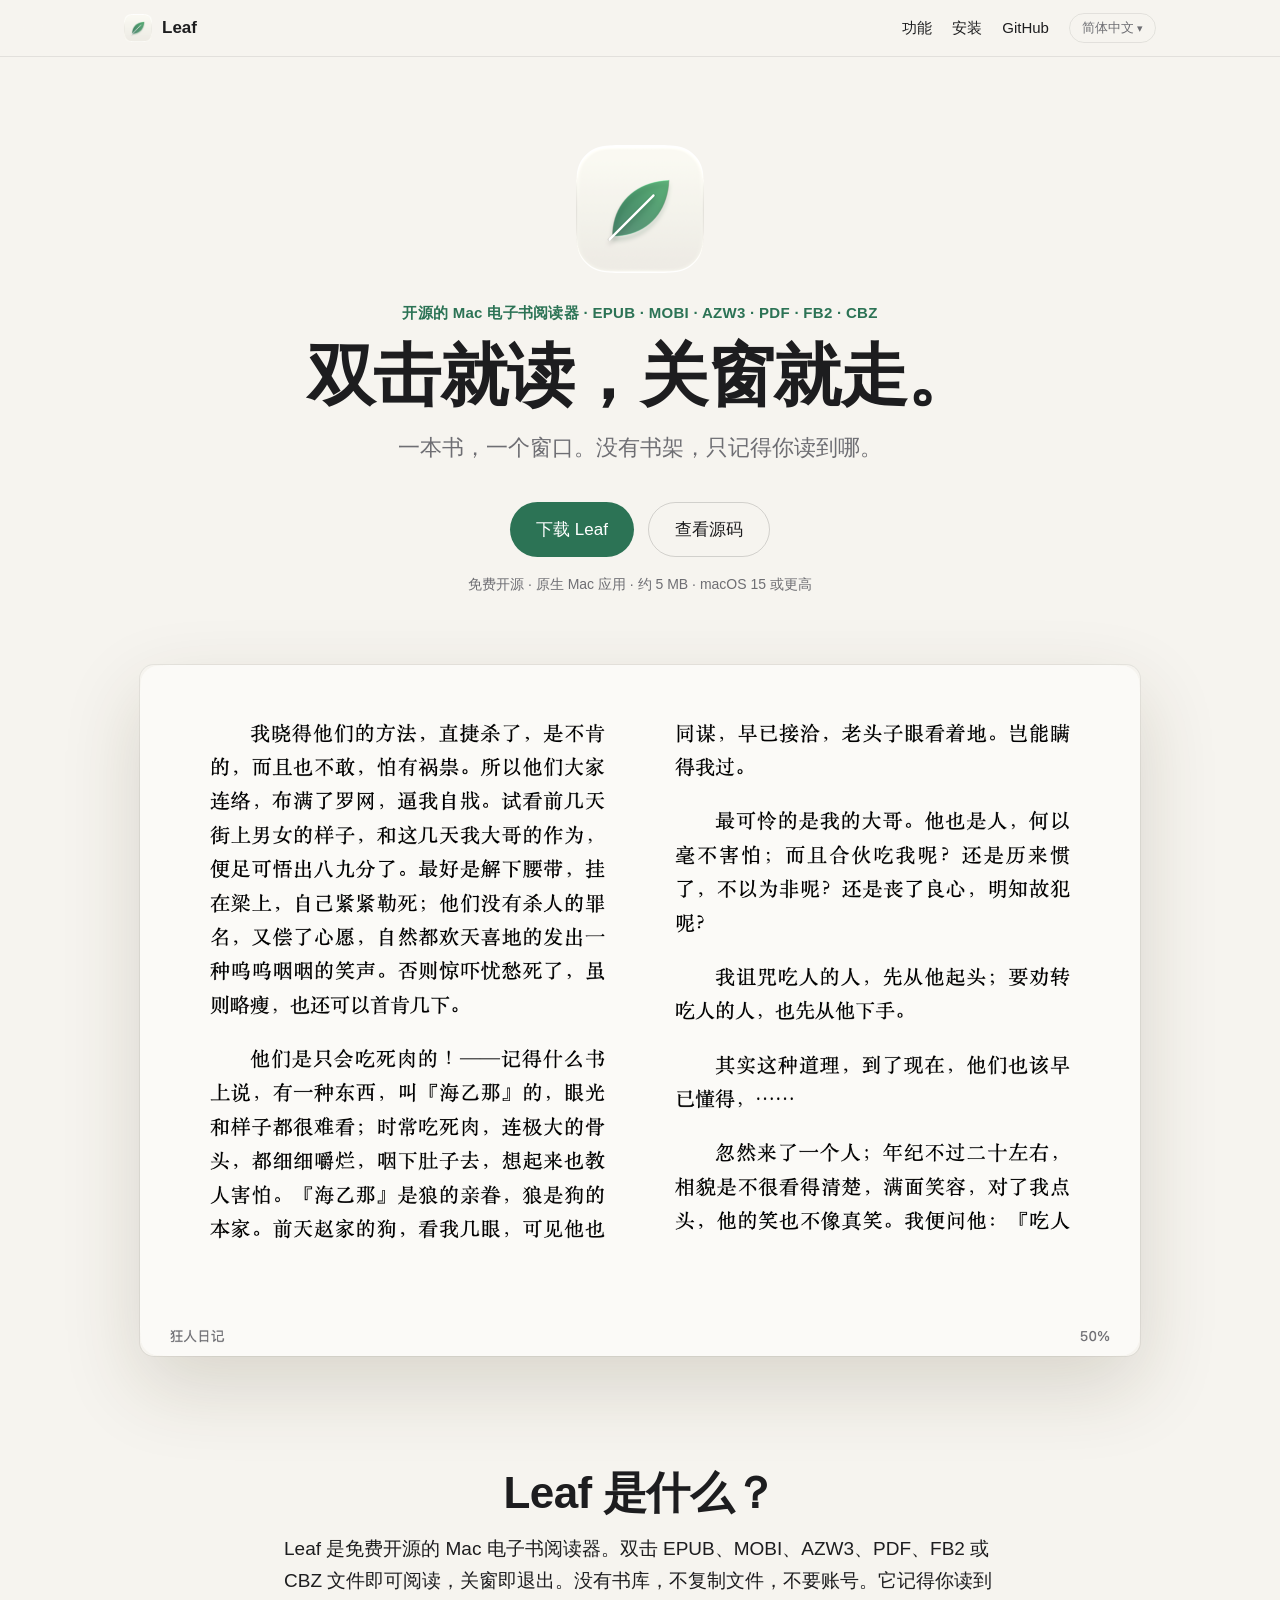
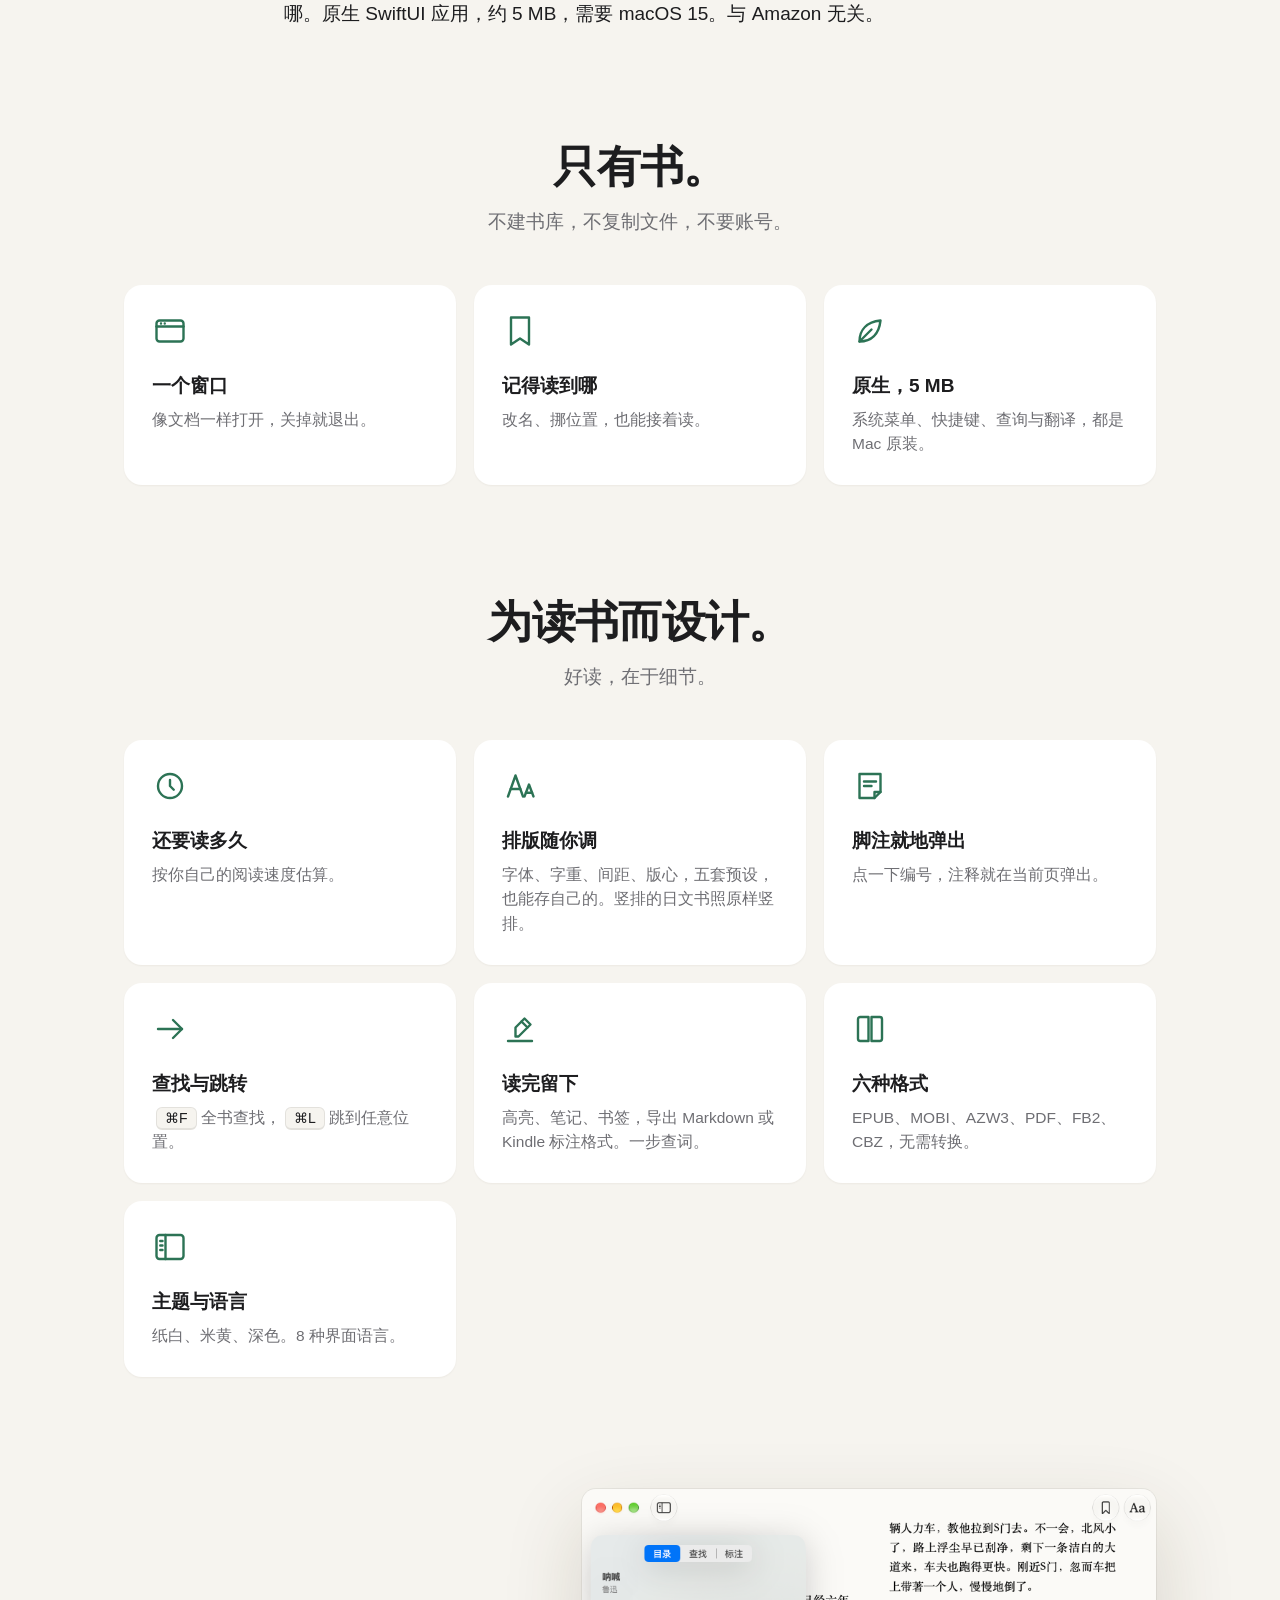
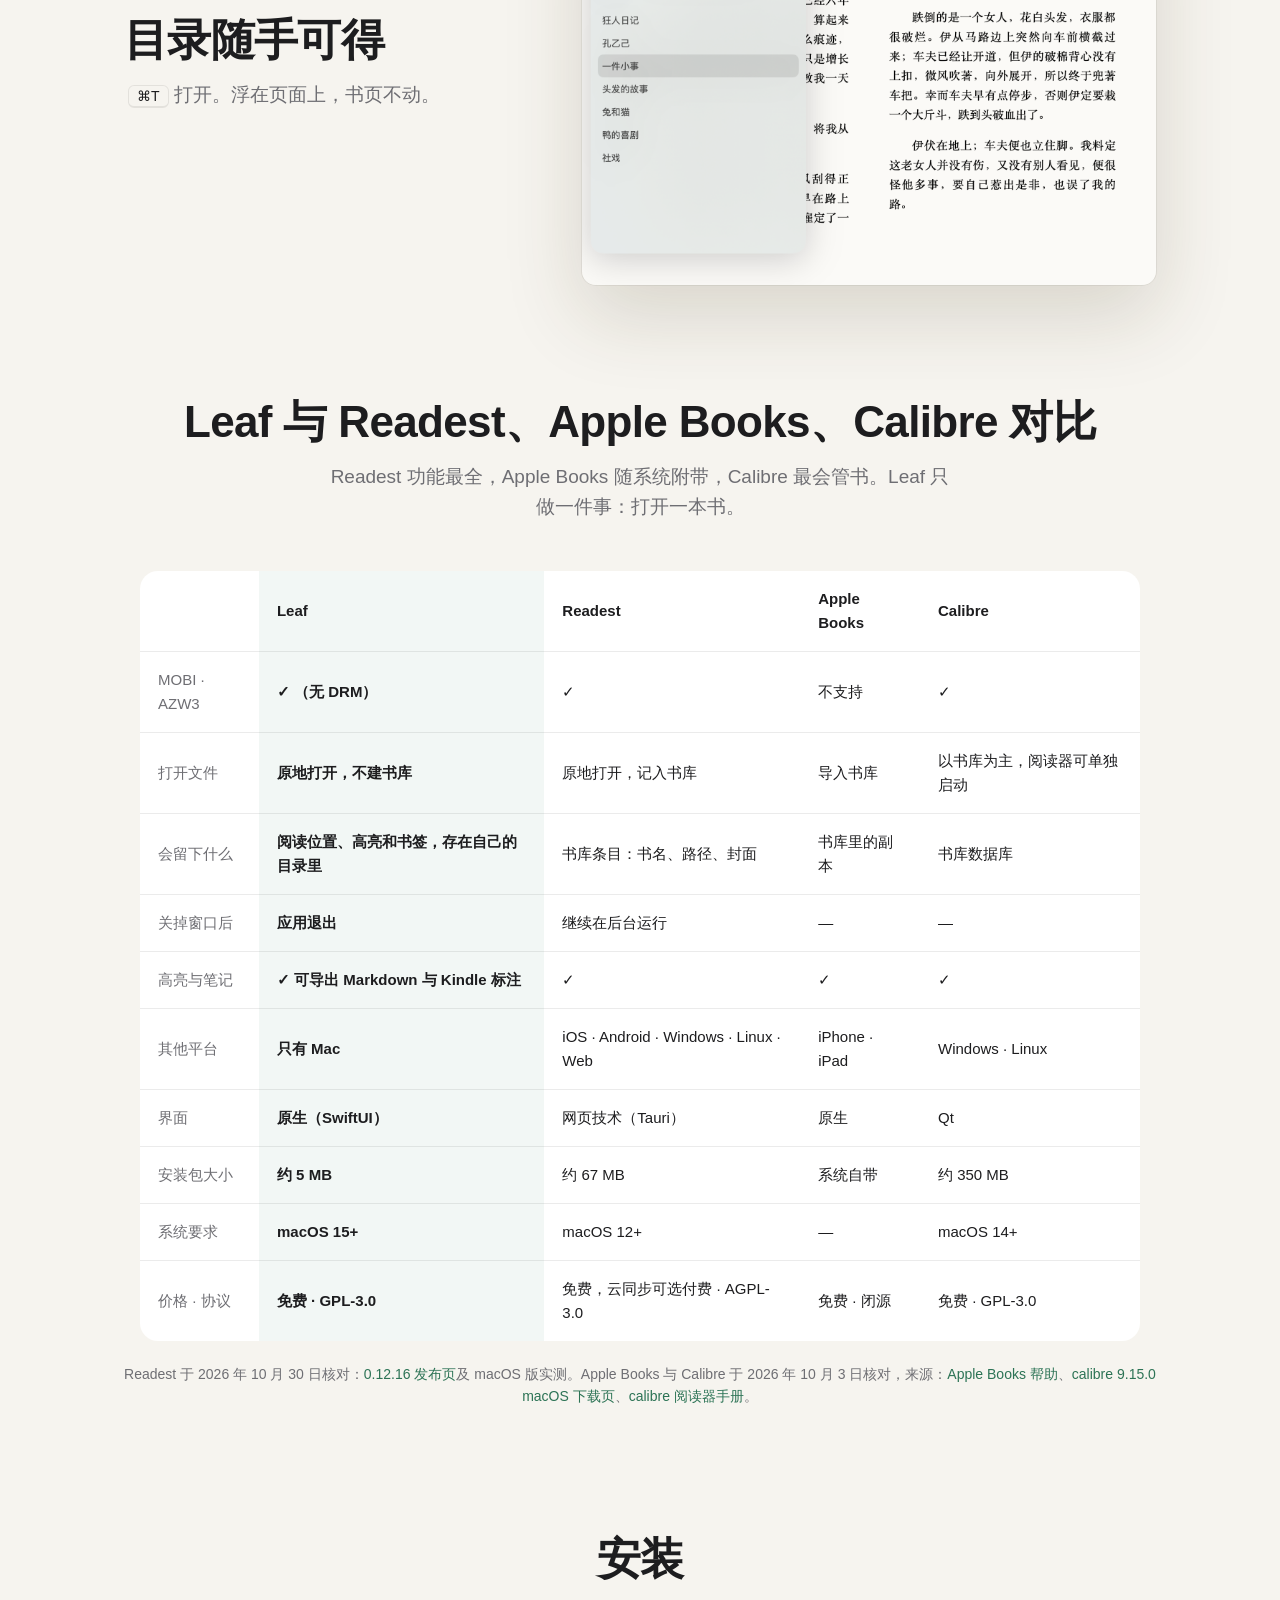
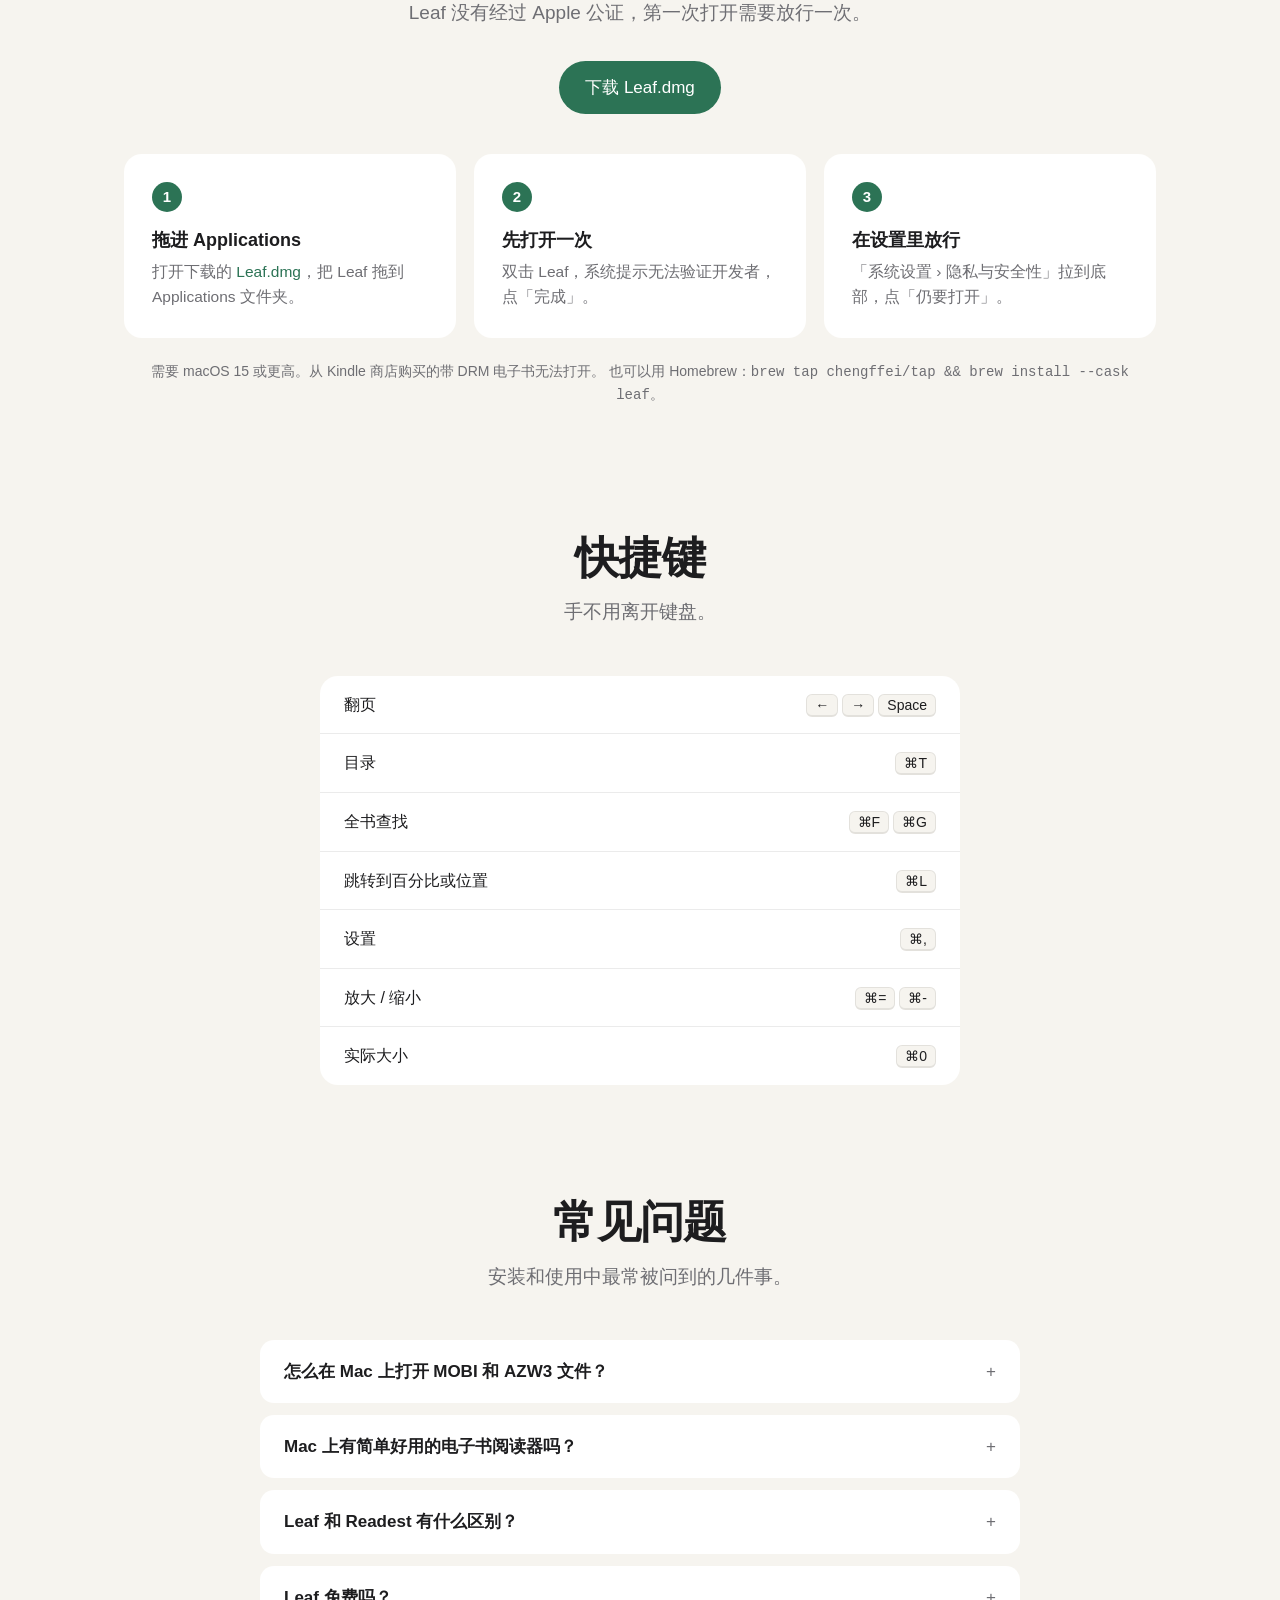
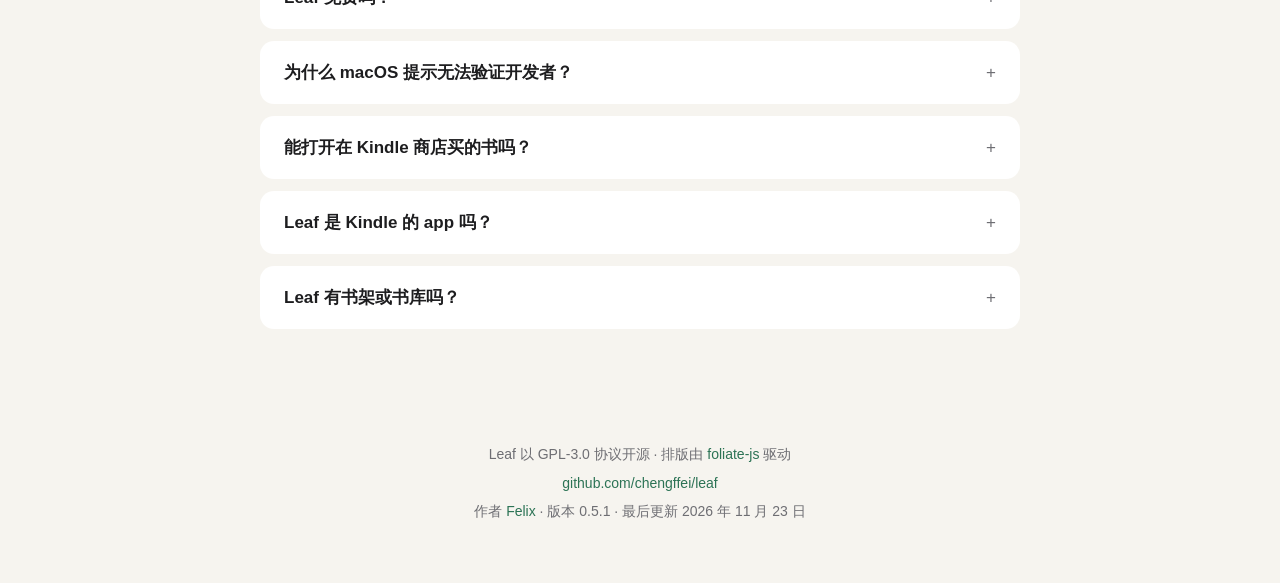
<file: docs/zh/index.html>
<!doctype html>
<html lang="zh-Hans">
<head>
<meta charset="utf-8">
<meta name="viewport" content="width=device-width, initial-scale=1">
<title>Leaf — 不建书库的 Mac 电子书阅读器</title>
<meta name="description" content="免费开源的 Mac 电子书阅读器。双击 EPUB、MOBI、AZW3、PDF、FB2、CBZ 即读，关窗即退。没有书库，不用账号。原生应用，约 5 MB。">
<link rel="canonical" href="https://chengffei.github.io/leaf/zh/">
<link rel="alternate" hreflang="en" href="https://chengffei.github.io/leaf/">
<link rel="alternate" hreflang="zh-Hans" href="https://chengffei.github.io/leaf/zh/">
<link rel="alternate" hreflang="zh-Hant" href="https://chengffei.github.io/leaf/zh-hant/">
<link rel="alternate" hreflang="ja" href="https://chengffei.github.io/leaf/ja/">
<link rel="alternate" hreflang="ko" href="https://chengffei.github.io/leaf/ko/">
<link rel="alternate" hreflang="fr" href="https://chengffei.github.io/leaf/fr/">
<link rel="alternate" hreflang="de" href="https://chengffei.github.io/leaf/de/">
<link rel="alternate" hreflang="es" href="https://chengffei.github.io/leaf/es/">
<link rel="alternate" hreflang="x-default" href="https://chengffei.github.io/leaf/">
<link rel="alternate" type="text/plain" title="llms.txt" href="https://chengffei.github.io/leaf/llms.txt">
<meta name="theme-color" content="#f6f4ef">
<meta property="og:type" content="website">
<meta property="og:site_name" content="Leaf">
<meta property="og:url" content="https://chengffei.github.io/leaf/zh/">
<meta property="og:title" content="Leaf — 不建书库的 Mac 电子书阅读器">
<meta property="og:description" content="双击就读，关窗就走。小巧的原生 Mac 电子书阅读器，免费开源。">
<meta property="og:image" content="https://chengffei.github.io/leaf/images/og.png">
<meta property="og:image:width" content="1200">
<meta property="og:image:height" content="630">
<meta property="og:image:alt" content="Leaf showing a book in two-column layout">
<meta property="og:locale" content="zh_CN">
<meta property="og:locale:alternate" content="en_US">
<meta property="og:locale:alternate" content="zh_TW">
<meta property="og:locale:alternate" content="ja_JP">
<meta property="og:locale:alternate" content="ko_KR">
<meta property="og:locale:alternate" content="fr_FR">
<meta property="og:locale:alternate" content="de_DE">
<meta property="og:locale:alternate" content="es_ES">
<meta name="twitter:card" content="summary_large_image">
<meta name="twitter:title" content="Leaf — 不建书库的 Mac 电子书阅读器">
<meta name="twitter:description" content="双击就读，关窗就走。小巧的原生 Mac 电子书阅读器，免费开源。">
<meta name="twitter:image" content="https://chengffei.github.io/leaf/images/og.png">
<link rel="icon" type="image/png" sizes="64x64" href="../images/favicon.png">
<link rel="apple-touch-icon" href="../images/apple-touch-icon.png">
<script type="application/ld+json">
{
  "@context": "https://schema.org",
  "@type": "SoftwareApplication",
  "name": "Leaf",
  "description": "免费开源的 Mac 电子书阅读器，打开 EPUB、MOBI、AZW3、PDF、FB2、CBZ。没有书库，不用账号。",
  "applicationCategory": "ProductivityApplication",
  "applicationSubCategory": "Ebook reader",
  "operatingSystem": "macOS 15 or later",
  "softwareVersion": "0.5.1",
  "dateModified": "2026-11-23",
  "inLanguage": "zh-Hans",
  "url": "https://chengffei.github.io/leaf/zh/",
  "downloadUrl": "https://github.com/chengffei/leaf/releases/latest/download/Leaf.dmg",
  "fileFormat": [
    "application/epub+zip",
    "application/x-mobipocket-ebook",
    "application/vnd.amazon.mobi8-ebook",
    "application/pdf",
    "application/x-fictionbook+xml",
    "application/vnd.comicbook+zip"
  ],
  "screenshot": "https://chengffei.github.io/leaf/images/reading-zh-hans.png",
  "image": "https://chengffei.github.io/leaf/images/icon.png",
  "license": "https://www.gnu.org/licenses/gpl-3.0.html",
  "isAccessibleForFree": true,
  "offers": {
    "@type": "Offer",
    "price": "0",
    "priceCurrency": "USD"
  },
  "author": {
    "@type": "Person",
    "name": "Felix",
    "url": "https://github.com/chengffei"
  },
  "codeRepository": "https://github.com/chengffei/leaf"
}
</script>
<script type="application/ld+json">
{
  "@context": "https://schema.org",
  "@type": "FAQPage",
  "inLanguage": "zh-Hans",
  "mainEntity": [
    {
      "@type": "Question",
      "name": "怎么在 Mac 上打开 MOBI 和 AZW3 文件？",
      "acceptedAnswer": {
        "@type": "Answer",
        "text": "装好 Leaf 后，在访达里双击文件，或右键选「打开方式 › Leaf」。文件需要无 DRM。"
      }
    },
    {
      "@type": "Question",
      "name": "Mac 上有简单好用的电子书阅读器吗？",
      "acceptedAnswer": {
        "@type": "Answer",
        "text": "Leaf 能打开无 DRM 的 EPUB、MOBI、AZW3，以及 PDF、FB2、CBZ，一本书一个窗口。按你的阅读速度估算剩余时间，有位置号、排版预设、脚注就地弹出和全书查找，能高亮、写笔记、加书签并导出。关掉窗口就退出。没有商店，不用账号。"
      }
    },
    {
      "@type": "Question",
      "name": "Leaf 和 Readest 有什么区别？",
      "acceptedAnswer": {
        "@type": "Answer",
        "text": "Readest 跨平台，有书库、同步和朗读。Leaf 只做 Mac，有意做得更少：没有书库，不同步，合上书就退出。阅读位置、高亮和书签存在它自己的目录里，不碰书文件。约 5 MB，Readest 约 67 MB。"
      }
    },
    {
      "@type": "Question",
      "name": "Leaf 免费吗？",
      "acceptedAnswer": {
        "@type": "Answer",
        "text": "免费，并以 GPL-3.0 协议开源。"
      }
    },
    {
      "@type": "Question",
      "name": "为什么 macOS 提示无法验证开发者？",
      "acceptedAnswer": {
        "@type": "Answer",
        "text": "Leaf 没有经过 Apple 公证。先打开一次并关掉提示，再到「系统设置 › 隐私与安全性」点「仍要打开」。只需操作一次。"
      }
    },
    {
      "@type": "Question",
      "name": "能打开在 Kindle 商店买的书吗？",
      "acceptedAnswer": {
        "@type": "Answer",
        "text": "只能打开无 DRM 的文件。Kindle 商店购买的书通常带 DRM，Leaf 打不开。"
      }
    },
    {
      "@type": "Question",
      "name": "Leaf 是 Kindle 的 app 吗？",
      "acceptedAnswer": {
        "@type": "Answer",
        "text": "不是。Leaf 是独立的开源项目，与 Amazon 无关。它用来在 Mac 上读无 DRM 的 EPUB、MOBI、AZW3，没有商店，不用账号。"
      }
    },
    {
      "@type": "Question",
      "name": "Leaf 有书架或书库吗？",
      "acceptedAnswer": {
        "@type": "Answer",
        "text": "没有。Leaf 直接打开书所在的位置，不导入也不复制文件。Leaf 自己只记每本读到哪；和其他 Mac 文档应用一样，系统会在「文件 › 打开最近使用」里列出最近的文件。"
      }
    }
  ]
}
</script>
<style>
  :root {
    --paper: #f6f4ef;
    --card: #ffffff;
    --ink: #1d1d1f;
    --muted: #6e6e73;
    --line: rgba(0, 0, 0, .08);
    --green: #2c7355;
    --green-hover: #245f46;
    --radius: 18px;
    color-scheme: light;
  }
  * { box-sizing: border-box; }
  html { -webkit-text-size-adjust: 100%; }
  body {
    margin: 0;
    background: var(--paper);
    color: var(--ink);
    font: 17px/1.6 -apple-system, BlinkMacSystemFont, "SF Pro Text", "PingFang SC", "Helvetica Neue", sans-serif;
    -webkit-font-smoothing: antialiased;
  }
  a { color: var(--green); text-decoration: none; }
  a:hover { text-decoration: underline; }
  img { max-width: 100%; height: auto; display: block; }


  .wrap { max-width: 1080px; margin: 0 auto; padding: 0 24px; }

  nav {
    position: sticky; top: 0; z-index: 10;
    background: rgba(246, 244, 239, .82);
    -webkit-backdrop-filter: saturate(180%) blur(20px);
    backdrop-filter: saturate(180%) blur(20px);
    border-bottom: 1px solid var(--line);
  }
  nav .wrap { display: flex; align-items: center; justify-content: space-between; height: 56px; }
  .brand { display: flex; align-items: center; gap: 10px; font-weight: 600; color: var(--ink); }
  .brand:hover { text-decoration: none; }
  .brand img { width: 28px; height: 28px; }
  .nav-links { display: flex; align-items: center; gap: 20px; font-size: 15px; }
  .nav-links a { color: var(--ink); }
  .lang-toggle {
    display: inline-block; text-decoration: none;
    font: inherit; font-size: 13px; color: var(--muted);
    background: none; border: 1px solid var(--line); border-radius: 999px;
    padding: 4px 12px; cursor: pointer;
  }
  .lang-toggle:hover { color: var(--ink); border-color: rgba(0,0,0,.18); }
  /* 语言菜单：<details> 下拉，不靠 JS；当前语言作标题 */
  .langs { position: relative; }
  .langs summary { list-style: none; }
  .langs summary::-webkit-details-marker { display: none; }
  .langs summary::after { content: " ▾"; font-size: 11px; }
  .langs-menu {
    position: absolute; right: 0; top: calc(100% + 8px); z-index: 20; min-width: 140px;
    display: flex; flex-direction: column; padding: 6px;
    background: #fff; border: 1px solid var(--line); border-radius: 12px;
    box-shadow: 0 10px 32px rgba(0,0,0,.12);
  }
  .langs-menu a { display: block; padding: 7px 12px; border-radius: 8px; font-size: 14px; white-space: nowrap; }
  .langs-menu a:hover { background: var(--alt, #f5f5f7); text-decoration: none; }

  .hero { text-align: center; padding: 88px 24px 56px; }
  .hero .icon { width: 128px; height: 128px; margin: 0 auto 28px; }
  .narrow { max-width: 760px; }
  .definition { font-size: 19px; line-height: 1.7; margin: 0; text-align: left; }
  .table-scroll { overflow-x: auto; }
  table.compare { max-width: 1000px; }
  table.compare th { padding: 16px 24px; text-align: left; font-size: 15px; border-bottom: 1px solid var(--line); }
  table.compare td { text-align: left; color: var(--ink); font-size: 15px; }
  table.compare td:first-child { color: var(--muted); }
  table.compare th:nth-child(2), table.compare td:nth-child(2) { background: rgba(44, 115, 85, .06); font-weight: 600; }
  table.compare th, table.compare td { padding-left: 18px; padding-right: 18px; }
  .eyebrow { margin: 0 0 14px; font-size: 15px; font-weight: 600; letter-spacing: .02em; color: var(--green); }
  .faq { max-width: 760px; margin: 0 auto; }
  .faq details { background: var(--card); border-radius: 14px; padding: 18px 24px; margin-bottom: 12px; }
  .faq summary { cursor: pointer; font-weight: 600; font-size: 17px; list-style: none; }
  .faq summary::-webkit-details-marker { display: none; }
  .faq summary::after { content: "+"; float: right; color: var(--muted); font-weight: 400; }
  .faq details[open] summary::after { content: "–"; }
  .faq p { margin: 10px 0 0; color: var(--muted); font-size: 16px; }
  h1 {
    font-size: clamp(40px, 7vw, 68px); line-height: 1.08; letter-spacing: -.02em;
    margin: 0 0 18px; font-weight: 700;
  }
  .lead { font-size: clamp(18px, 2.4vw, 22px); color: var(--muted); margin: 0 auto 36px; max-width: 640px; }
  .actions { display: flex; gap: 14px; justify-content: center; flex-wrap: wrap; }
  .btn {
    display: inline-flex; align-items: center; gap: 8px;
    padding: 13px 26px; border-radius: 999px; font-size: 17px; font-weight: 500;
  }
  .btn:hover { text-decoration: none; }
  .btn-primary { background: var(--green); color: #fff; }
  .btn-primary:hover { background: var(--green-hover); }
  .btn-secondary { color: var(--ink); border: 1px solid rgba(0,0,0,.15); }
  .btn-secondary:hover { background: rgba(0,0,0,.03); }
  .meta { margin-top: 16px; font-size: 14px; color: var(--muted); }

  .shot {
    margin: 0 auto; max-width: 1000px;
    border-radius: 14px; overflow: hidden;
    box-shadow: 0 30px 80px rgba(60, 48, 20, .16), 0 0 0 1px rgba(0,0,0,.06);
    background: transparent; /* 截图自带窗口圆角（透明角） */
  }

  section.wrap { padding-top: 112px; }
  h2 {
    font-size: clamp(30px, 4.4vw, 44px); line-height: 1.15; letter-spacing: -.015em;
    margin: 0 0 14px; text-align: center; font-weight: 700;
  }
  .section-lead { text-align: center; color: var(--muted); margin: 0 auto 48px; max-width: 620px; font-size: 19px; }

  .grid { display: grid; grid-template-columns: repeat(3, 1fr); gap: 18px; }
  .card {
    background: var(--card); border-radius: var(--radius); padding: 28px;
    box-shadow: 0 1px 2px rgba(60, 48, 20, .05);
  }
  .card .glyph { width: 36px; height: 36px; color: var(--green); margin-bottom: 14px; }
  .card h3 { margin: 0 0 6px; font-size: 19px; }
  .card p { margin: 0; color: var(--muted); font-size: 15.5px; }

  .split { display: grid; grid-template-columns: 1fr 1.4fr; gap: 48px; align-items: center; }
  .split h2, .split .section-lead { text-align: left; margin-left: 0; }

  .steps { counter-reset: step; display: grid; grid-template-columns: repeat(3, 1fr); gap: 18px; }
  .step { background: var(--card); border-radius: var(--radius); padding: 28px; position: relative; }
  .step::before {
    counter-increment: step; content: counter(step);
    display: grid; place-items: center; width: 30px; height: 30px; border-radius: 50%;
    background: var(--green); color: #fff; font-weight: 600; font-size: 15px; margin-bottom: 14px;
  }
  .step h3 { margin: 0 0 6px; font-size: 18px; }
  .step p { margin: 0; color: var(--muted); font-size: 15.5px; }
  .install-download { margin: -16px 0 40px; }
  .note { text-align: center; color: var(--muted); font-size: 14px; margin-top: 22px; }

  table { width: 100%; max-width: 640px; margin: 0 auto; border-collapse: collapse; background: var(--card); border-radius: var(--radius); overflow: hidden; }
  td { padding: 16px 24px; border-bottom: 1px solid var(--line); font-size: 16px; }
  tr:last-child td { border-bottom: none; }
  td:last-child { text-align: right; color: var(--muted); }
  kbd {
    font: 500 14px -apple-system, BlinkMacSystemFont, sans-serif; color: var(--ink);
    background: var(--paper); border: 1px solid var(--line); border-bottom-width: 2px;
    border-radius: 6px; padding: 2px 8px; margin-left: 4px;
  }

  footer.wrap { padding-top: 96px; padding-bottom: 56px; text-align: center; color: var(--muted); font-size: 14px; }
  footer p { margin: 6px 0; }

  @media (max-width: 820px) {
    .grid, .steps { grid-template-columns: 1fr; }
    .split { grid-template-columns: 1fr; gap: 28px; }
    .split h2, .split .section-lead { text-align: center; margin-left: auto; }
    .hero { padding: 56px 24px 40px; }
    section.wrap { padding-top: 80px; }
    .nav-links .hide-sm { display: none; }
    td { padding: 14px 16px; }
  }
</style>
</head>
<body>

<nav>
  <div class="wrap">
    <a class="brand" href="#"><img src="../images/favicon.png" width="28" height="28" alt="">Leaf</a>
    <div class="nav-links">
      <a class="hide-sm" href="#features">功能</a>
      <a class="hide-sm" href="#install">安装</a>
      <a href="https://github.com/chengffei/leaf">GitHub</a>
      <details class="langs"><summary class="lang-toggle" aria-label="Language">简体中文</summary><div class="langs-menu"><a href="../" hreflang="en" lang="en">English</a><a href="../zh-hant/" hreflang="zh-Hant" lang="zh-Hant">繁體中文</a><a href="../ja/" hreflang="ja" lang="ja">日本語</a><a href="../ko/" hreflang="ko" lang="ko">한국어</a><a href="../fr/" hreflang="fr" lang="fr">Français</a><a href="../de/" hreflang="de" lang="de">Deutsch</a><a href="../es/" hreflang="es" lang="es">Español</a></div></details>
    </div>
  </div>
</nav>

<header class="hero wrap">
  <img class="icon" src="../images/icon-256.png" width="128" height="128" alt="Leaf app icon">
  <p class="eyebrow">开源的 Mac 电子书阅读器 · EPUB · MOBI · AZW3 · PDF · FB2 · CBZ</p>
  <h1>双击就读，关窗就走。</h1>
  <p class="lead">
    一本书，一个窗口。没有书架，只记得你读到哪。
    
  </p>
  <div class="actions">
    <a class="btn btn-primary" href="https://github.com/chengffei/leaf/releases/latest/download/Leaf.dmg">
      下载 Leaf
    </a>
    <a class="btn btn-secondary" href="https://github.com/chengffei/leaf">
      查看源码
    </a>
  </div>
  <p class="meta">
    免费开源 · 原生 Mac 应用 · 约 5 MB · macOS 15 或更高
    
  </p>
</header>

<div class="wrap">
  <div class="shot">
    <img src="../images/reading-zh-hans.png" width="1600" height="1106" alt="Leaf 在 Mac 上双栏阅读鲁迅《狂人日记》" loading="eager">
  </div>
</div>

<section id="about" class="wrap narrow">
  <h2>Leaf 是什么？</h2>
  <p class="definition">
    
    Leaf 是免费开源的 Mac 电子书阅读器。双击 EPUB、MOBI、AZW3、PDF、FB2 或 CBZ 文件即可阅读，关窗即退出。没有书库，不复制文件，不要账号。它记得你读到哪。原生 SwiftUI 应用，约 5 MB，需要 macOS 15。与 Amazon 无关。
  </p>
</section>

<section id="features" class="wrap">
  <h2>只有书。</h2>
  <p class="section-lead">
    不建书库，不复制文件，不要账号。
    
  </p>
  <div class="grid">
    <div class="card">
      <svg class="glyph" viewBox="0 0 24 24" fill="none" stroke="currentColor" stroke-width="1.6" stroke-linecap="round" stroke-linejoin="round"><rect x="3" y="5" width="18" height="14" rx="2"/><path d="M3 9h18"/><path d="M6 7h.01M8.5 7h.01"/></svg>
      <h3>一个窗口</h3>
      <p>像文档一样打开，关掉就退出。</p>
    </div>
    <div class="card">
      <svg class="glyph" viewBox="0 0 24 24" fill="none" stroke="currentColor" stroke-width="1.6" stroke-linecap="round" stroke-linejoin="round"><path d="M6 3h12v18l-6-4-6 4z"/></svg>
      <h3>记得读到哪</h3>
      <p>改名、挪位置，也能接着读。</p>
    </div>
    <div class="card">
      <svg class="glyph" viewBox="0 0 24 24" fill="none" stroke="currentColor" stroke-width="1.6" stroke-linecap="round" stroke-linejoin="round"><path d="M5 19c0-8 5-13 14-14-1 9-6 14-14 14z"/><path d="M5 19 13 11"/></svg>
      <h3>原生，5 MB</h3>
      <p>系统菜单、快捷键、查询与翻译，都是 Mac 原装。</p>
    </div>
  </div>
</section>

<section id="reading" class="wrap">
  <h2>为读书而设计。</h2>
  <p class="section-lead">
    好读，在于细节。
    
  </p>
  <div class="grid">
    <div class="card">
      <svg class="glyph" viewBox="0 0 24 24" fill="none" stroke="currentColor" stroke-width="1.6" stroke-linecap="round" stroke-linejoin="round"><circle cx="12" cy="12" r="8"/><path d="M12 8v4l2.5 2.5"/></svg>
      <h3>还要读多久</h3>
      <p>按你自己的阅读速度估算。</p>
    </div>
    <div class="card">
      <svg class="glyph" viewBox="0 0 24 24" fill="none" stroke="currentColor" stroke-width="1.6" stroke-linecap="round" stroke-linejoin="round"><path d="M4 19 9 5l5 14"/><path d="M5.8 14h6.4"/><path d="M15 19l3-8 3 8"/><path d="M16 16.5h4"/></svg>
      <h3>排版随你调</h3>
      <p>字体、字重、间距、版心，五套预设，也能存自己的。竖排的日文书照原样竖排。</p>
    </div>
    <div class="card">
      <svg class="glyph" viewBox="0 0 24 24" fill="none" stroke="currentColor" stroke-width="1.6" stroke-linecap="round" stroke-linejoin="round"><path d="M5 4h14v12l-4 4H5z"/><path d="M15 20v-4h4"/><path d="M8 9h8M8 12h5"/></svg>
      <h3>脚注就地弹出</h3>
      <p>点一下编号，注释就在当前页弹出。</p>
    </div>
    <div class="card">
      <svg class="glyph" viewBox="0 0 24 24" fill="none" stroke="currentColor" stroke-width="1.6" stroke-linecap="round" stroke-linejoin="round"><path d="M4 12h16"/><path d="M14 6l6 6-6 6"/></svg>
      <h3>查找与跳转</h3>
      <p><kbd>⌘F</kbd> 全书查找，<kbd>⌘L</kbd> 跳到任意位置。</p>
    </div>
    <div class="card">
      <svg class="glyph" viewBox="0 0 24 24" fill="none" stroke="currentColor" stroke-width="1.6" stroke-linecap="round" stroke-linejoin="round"><path d="M9 11l4-4 4 4-6 6H9z"/><path d="M13 7l2-2 4 4-2 2"/><path d="M4 20h16"/></svg>
      <h3>读完留下</h3>
      <p>高亮、笔记、书签，导出 Markdown 或 Kindle 标注格式。一步查词。</p>
    </div>
    <div class="card">
      <svg class="glyph" viewBox="0 0 24 24" fill="none" stroke="currentColor" stroke-width="1.6" stroke-linecap="round" stroke-linejoin="round"><path d="M4 5.5A1.5 1.5 0 0 1 5.5 4H11v16H5.5A1.5 1.5 0 0 1 4 18.5z"/><path d="M20 5.5A1.5 1.5 0 0 0 18.5 4H13v16h5.5a1.5 1.5 0 0 0 1.5-1.5z"/></svg>
      <h3>六种格式</h3>
      <p>EPUB、MOBI、AZW3、PDF、FB2、CBZ，无需转换。</p>
    </div>
    <div class="card">
      <svg class="glyph" viewBox="0 0 24 24" fill="none" stroke="currentColor" stroke-width="1.6" stroke-linecap="round" stroke-linejoin="round"><rect x="3" y="4" width="18" height="16" rx="2"/><path d="M9 4v16"/><path d="M5.5 8h1.5M5.5 11h1.5M5.5 14h1.5"/></svg>
      <h3>主题与语言</h3>
      <p>纸白、米黄、深色。8 种界面语言。</p>
    </div>
  </div>
</section>

<section class="wrap">
  <div class="split">
    <div>
      <h2>目录随手可得</h2>
      <p class="section-lead">
        <kbd>⌘T</kbd> 打开。浮在页面上，书页不动。
        
      </p>
    </div>
    <div class="shot">
      <img src="../images/toc-zh-hans.png" width="1600" height="1106" alt="Leaf 的浮动目录面板，鲁迅《呐喊》" loading="lazy">
    </div>
  </div>
</section>

<section id="compare" class="wrap">
  <h2>Leaf 与 Readest、Apple Books、Calibre 对比</h2>
  <p class="section-lead">
    
    Readest 功能最全，Apple Books 随系统附带，Calibre 最会管书。Leaf 只做一件事：打开一本书。
  </p>
  <div class="table-scroll">
  <table class="compare">
    <thead><tr><th></th><th>Leaf</th><th>Readest</th><th>Apple Books</th><th>Calibre</th></tr></thead>
    <tbody>
      <tr><td>MOBI · AZW3</td><td>✓ （无 DRM）</td><td>✓</td><td>不支持</td><td>✓</td></tr>
      <tr><td>打开文件</td><td>原地打开，不建书库</td><td>原地打开，记入书库</td><td>导入书库</td><td>以书库为主，阅读器可单独启动</td></tr>
      <tr><td>会留下什么</td><td>阅读位置、高亮和书签，存在自己的目录里</td><td>书库条目：书名、路径、封面</td><td>书库里的副本</td><td>书库数据库</td></tr>
      <tr><td>关掉窗口后</td><td>应用退出</td><td>继续在后台运行</td><td>—</td><td>—</td></tr>
      <tr><td>高亮与笔记</td><td>✓ 可导出 Markdown 与 Kindle 标注</td><td>✓</td><td>✓</td><td>✓</td></tr>
      <tr><td>其他平台</td><td>只有 Mac</td><td>iOS · Android · Windows · Linux · Web</td><td>iPhone · iPad</td><td>Windows · Linux</td></tr>
      <tr><td>界面</td><td>原生（SwiftUI）</td><td>网页技术（Tauri）</td><td>原生</td><td>Qt</td></tr>
      <tr><td>安装包大小</td><td>约 5 MB</td><td>约 67 MB</td><td>系统自带</td><td>约 350 MB</td></tr>
      <tr><td>系统要求</td><td>macOS 15+</td><td>macOS 12+</td><td>—</td><td>macOS 14+</td></tr>
      <tr><td>价格 · 协议</td><td>免费 · GPL-3.0</td><td>免费，云同步可选付费 · AGPL-3.0</td><td>免费 · 闭源</td><td>免费 · GPL-3.0</td></tr>
    </tbody>
  </table>
  </div>
  <p class="note">
    
    Readest 于 2026 年 10 月 30 日核对：<a href="https://github.com/readest/readest/releases">0.12.16 发布页</a>及 macOS 版实测。Apple Books 与 Calibre 于 2026 年 10 月 3 日核对，来源：<a href="https://support.apple.com/guide/books/import-books-audiobooks-or-pdfs-ibkseed72068/mac">Apple Books 帮助</a>、<a href="https://calibre-ebook.com/download_osx">calibre 9.15.0 macOS 下载页</a>、<a href="https://manual.calibre-ebook.com/viewer.html">calibre 阅读器手册</a>。
  </p>
</section>

<section id="install" class="wrap">
  <h2>安装</h2>
  <p class="section-lead">
    Leaf 没有经过 Apple 公证，第一次打开需要放行一次。
    
  </p>
  <div class="actions install-download">
    <a class="btn btn-primary" href="https://github.com/chengffei/leaf/releases/latest/download/Leaf.dmg">
      下载 Leaf.dmg
    </a>
  </div>
  <div class="steps">
    <div class="step">
      <h3>拖进 Applications</h3>
      <p>打开下载的 <a href="https://github.com/chengffei/leaf/releases/latest/download/Leaf.dmg">Leaf.dmg</a>，把 Leaf 拖到 Applications 文件夹。</p>
    </div>
    <div class="step">
      <h3>先打开一次</h3>
      <p>双击 Leaf，系统提示无法验证开发者，点「完成」。</p>
    </div>
    <div class="step">
      <h3>在设置里放行</h3>
      <p>「系统设置 › 隐私与安全性」拉到底部，点「仍要打开」。</p>
    </div>
  </div>
  <p class="note">
    需要 macOS 15 或更高。从 Kindle 商店购买的带 DRM 电子书无法打开。
    
    也可以用 Homebrew：<code>brew tap chengffei/tap &amp;&amp; brew install --cask leaf</code>。
  </p>
</section>

<section class="wrap">
  <h2>快捷键</h2>
  <p class="section-lead">
    手不用离开键盘。
    
  </p>
  <table>
    <tr><td>翻页</td><td><kbd>←</kbd><kbd>→</kbd><kbd>Space</kbd></td></tr>
    <tr><td>目录</td><td><kbd>⌘T</kbd></td></tr>
    <tr><td>全书查找</td><td><kbd>⌘F</kbd><kbd>⌘G</kbd></td></tr>
    <tr><td>跳转到百分比或位置</td><td><kbd>⌘L</kbd></td></tr>
    <tr><td>设置</td><td><kbd>⌘,</kbd></td></tr>
    <tr><td>放大 / 缩小</td><td><kbd>⌘=</kbd><kbd>⌘-</kbd></td></tr>
    <tr><td>实际大小</td><td><kbd>⌘0</kbd></td></tr>
  </table>
</section>

<section id="faq" class="wrap">
  <h2>常见问题</h2>
  <p class="section-lead">安装和使用中最常被问到的几件事。</p>
  <div class="faq">
    <details><summary>怎么在 Mac 上打开 MOBI 和 AZW3 文件？</summary><p>装好 Leaf 后，在访达里双击文件，或右键选「打开方式 › Leaf」。文件需要无 DRM。</p></details>
    <details><summary>Mac 上有简单好用的电子书阅读器吗？</summary><p>Leaf 能打开无 DRM 的 EPUB、MOBI、AZW3，以及 PDF、FB2、CBZ，一本书一个窗口。按你的阅读速度估算剩余时间，有位置号、排版预设、脚注就地弹出和全书查找，能高亮、写笔记、加书签并导出。关掉窗口就退出。没有商店，不用账号。</p></details>
    <details><summary>Leaf 和 Readest 有什么区别？</summary><p>Readest 跨平台，有书库、同步和朗读。Leaf 只做 Mac，有意做得更少：没有书库，不同步，合上书就退出。阅读位置、高亮和书签存在它自己的目录里，不碰书文件。约 5 MB，Readest 约 67 MB。</p></details>
    <details><summary>Leaf 免费吗？</summary><p>免费，并以 GPL-3.0 协议开源。</p></details>
    <details><summary>为什么 macOS 提示无法验证开发者？</summary><p>Leaf 没有经过 Apple 公证。先打开一次并关掉提示，再到「系统设置 › 隐私与安全性」点「仍要打开」。只需操作一次。</p></details>
    <details><summary>能打开在 Kindle 商店买的书吗？</summary><p>只能打开无 DRM 的文件。Kindle 商店购买的书通常带 DRM，Leaf 打不开。</p></details>
    <details><summary>Leaf 是 Kindle 的 app 吗？</summary><p>不是。Leaf 是独立的开源项目，与 Amazon 无关。它用来在 Mac 上读无 DRM 的 EPUB、MOBI、AZW3，没有商店，不用账号。</p></details>
    <details><summary>Leaf 有书架或书库吗？</summary><p>没有。Leaf 直接打开书所在的位置，不导入也不复制文件。Leaf 自己只记每本读到哪；和其他 Mac 文档应用一样，系统会在「文件 › 打开最近使用」里列出最近的文件。</p></details>
  </div>
</section>

<footer class="wrap">
  <p>
    Leaf 以 GPL-3.0 协议开源 · 排版由 <a href="https://github.com/johnfactotum/foliate-js">foliate-js</a> 驱动
    
  </p>
  <p><a href="https://github.com/chengffei/leaf">github.com/chengffei/leaf</a></p>
  <p>
    
    作者 <a href="https://github.com/chengffei">Felix</a> · 版本 0.5.1 · 最后更新 <time datetime="2026-11-23">2026 年 11 月 23 日</time>
  </p>
</footer>

<script>
  // 语言菜单：点菜单外或选了语言就收起（<details> 自己不会）
  for (const d of document.querySelectorAll('details.langs')) {
    document.addEventListener('click', e => { if (!d.contains(e.target)) d.removeAttribute('open') })
    document.addEventListener('keydown', e => { if (e.key === 'Escape') d.removeAttribute('open') })
  }
</script>
</body>
</html>
</file>
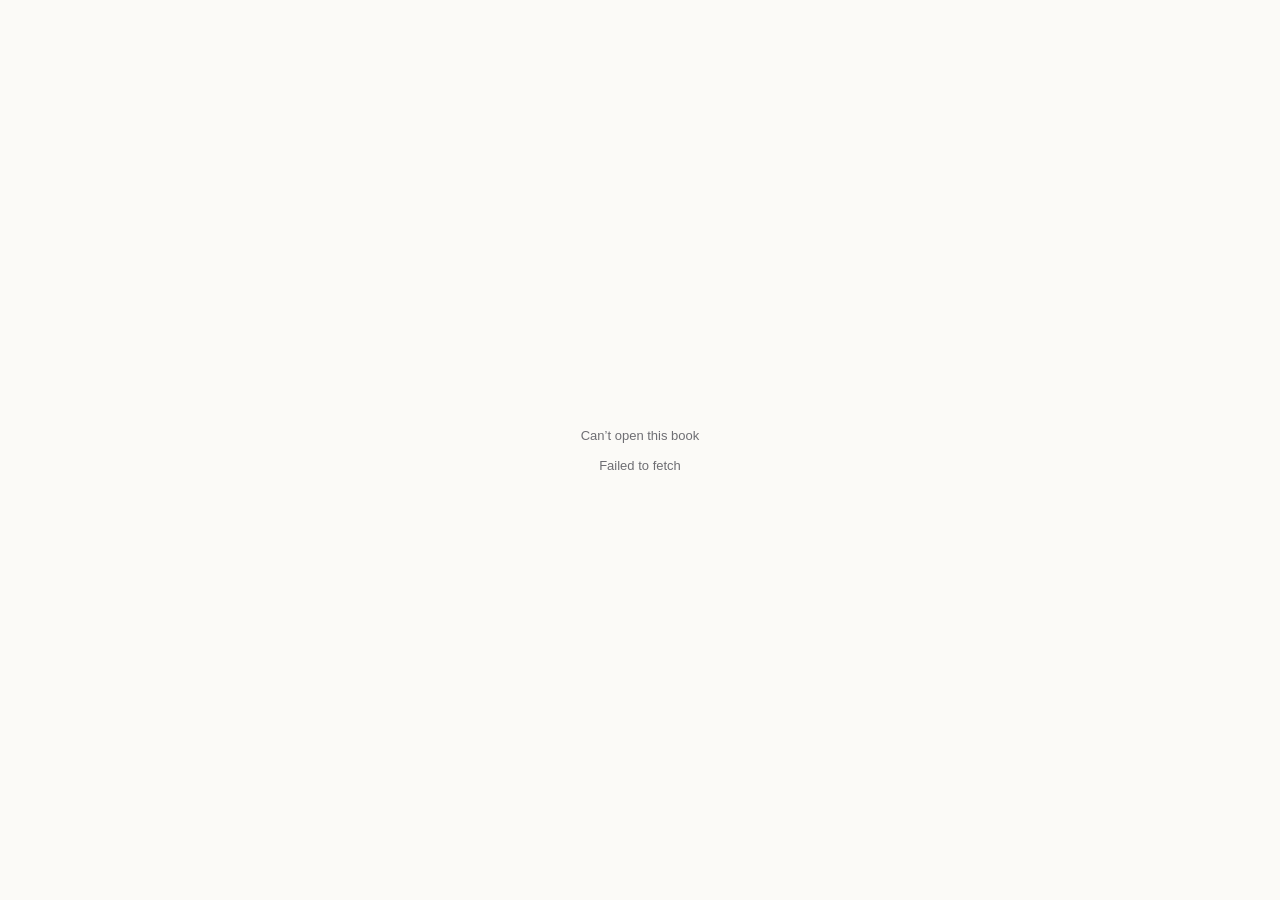
<file: Web/reader.html>
<!doctype html>
<html lang="en">
<head>
<meta charset="utf-8">
<meta name="color-scheme" content="light dark">
<link rel="stylesheet" href="app.css">
</head>
<body>
<div id="note" hidden><div id="note-body"></div><button id="note-go" type="button"></button></div>
<button id="back" type="button" hidden></button>
<div id="goto" hidden>
  <input id="goto-input" type="text" spellcheck="false" autocomplete="off">
  <button id="goto-close" type="button"></button>
</div>
<div id="lightbox" hidden><img alt=""></div>
<div id="sel" hidden>
  <span class="dots"><button type="button" data-color="yellow"></button><button type="button" data-color="green"></button><button type="button" data-color="blue"></button><button type="button" data-color="pink"></button></span>
  <button id="sel-note" type="button"></button><button id="sel-copy" type="button"></button><button id="sel-lookup" type="button"></button>
</div>
<div id="annot" hidden>
  <div class="row">
    <span class="dots"><button type="button" data-color="yellow"></button><button type="button" data-color="green"></button><button type="button" data-color="blue"></button><button type="button" data-color="pink"></button></span>
    <span class="grow"></span>
    <button id="annot-copy" type="button"></button><button id="annot-delete" type="button"></button>
  </div>
  <textarea id="annot-note" rows="3" spellcheck="true"></textarea>
</div>
<button id="bookmark" type="button" hidden aria-label="Bookmark"></button>
<footer id="status"><span id="chapter"></span><input id="scrub" type="range" min="0" max="1000" value="0"><span id="percent"></span></footer>
<div id="error" hidden></div>
<script>
const report = m => window.webkit?.messageHandlers?.leaf?.postMessage({ type: "error", message: m })
addEventListener("error", e => report(`${e.message} @${e.filename}:${e.lineno}`))
for (const level of ["error", "warn"]) {
  const orig = console[level]
  console[level] = (...a) => { orig(...a); report(`console.${level}: ${a.map(String).join(" ")}`) }
}
addEventListener("unhandledrejection", e => report(`unhandled: ${e.reason?.message ?? e.reason}\n${e.reason?.stack ?? ""}`))
</script>
<script type="module" src="app.js"></script>
</body>
</html>
</file>
<file: Web/app.css>
:root {
  --bg: #fbfaf7;
  --fg: #1d1d1f;
  --muted: #6e6e73; /* 小字对比度 ≥ 4.5:1（HIG）；原 #86868b 只有约 3.4:1 */
  --line: rgba(0, 0, 0, .1);
  --hover: #f0eee9;
}
@media (prefers-color-scheme: dark) {
  :root {
    --bg: #1c1c1e;
    --fg: #e5e5e7;
    --muted: #8e8e93;
    --line: rgba(255, 255, 255, .12);
    --hover: #2c2c2e;
  }
}
/* 米黄主题（浅色 / 深色由窗口外观决定，由 app.js 写到 data-theme） */
:root[data-theme="sepia"] {
  --bg: #f4ecd8;
  --fg: #5b4636;
  --muted: #7a6650;
  --line: rgba(91, 70, 54, .18);
  --hover: #eadfc4;
}
/* 墨水屏：偏暖浅灰底、近黑字，对比度比纸白低一档 */
:root[data-theme="eink"] {
  --bg: #eceae4;
  --fg: #1f1f1f;
  --muted: #6e6e6b;
  --line: rgba(0, 0, 0, .12);
  --hover: #e0ded7;
}
html, body {
  margin: 0;
  height: 100%;
  overflow: hidden;
  background: var(--bg);
  color: var(--fg);
  font: 13px -apple-system, "PingFang SC", sans-serif;
  -webkit-user-select: none;
  cursor: default;
}
body > foliate-view {
  position: absolute;
  inset: 0 0 32px 0; /* 顶部按钮悬停才浮现，不再预留；下留状态行 */
}
#status {
  position: absolute;
  left: 0; right: 0; bottom: 0;
  height: 32px;
  display: flex;
  justify-content: space-between;
  align-items: center;
  padding: 0 24px;
  color: var(--muted);
  font-size: 11px;
  font-variant-numeric: tabular-nums;
  opacity: 0;
  transition: opacity .25s;
}
/* 悬停时常显；打开、翻页、跳转后由 app.js 加 .show 亮 2 秒（:hover 要等鼠标动了才生效，刚打开时看不到） */
body:hover #status, #status.show { opacity: 1; }
#chapter { overflow: hidden; text-overflow: ellipsis; white-space: nowrap; max-width: 70%; cursor: pointer; padding: 4px 0; }
#chapter:hover { color: var(--fg); }
/* 右侧进度指示可点：循环 百分比 / 位置 / 本章剩余 / 全书剩余 */
#percent { cursor: pointer; white-space: nowrap; padding: 4px 0; }
#percent:hover { color: var(--fg); }

#error[hidden] { display: none; }

#error {
  position: absolute;
  inset: 0;
  display: grid;
  place-items: center;
  padding: 40px;
  color: var(--muted);
  text-align: center;
  white-space: pre-wrap;
}

/* 脚注卡片：贴着点击处弹出 */
#note {
  position: absolute;
  z-index: 10;
  box-sizing: border-box;
  padding: 16px 20px;
  background: var(--bg);
  border: 1px solid var(--line);
  border-radius: 12px;
  box-shadow: 0 10px 32px rgba(0, 0, 0, .18);
}
#note[hidden] { display: none; }
#note-body foliate-view { display: block; height: 100%; }
#note-go {
  margin-top: 10px;
  padding: 0;
  border: 0;
  background: none;
  color: var(--muted);
  font: inherit;
  font-size: 12px;
  cursor: pointer;
}
#note-go:hover { color: var(--fg); }
#note-go[hidden] { display: none; }

/* 跳转后的「返回」：浮在状态行上方正中 */
#back {
  position: absolute;
  z-index: 5;
  left: 50%;
  bottom: 44px;
  transform: translateX(-50%);
  max-width: 60%;
  overflow: hidden;
  text-overflow: ellipsis;
  white-space: nowrap;
  padding: 6px 14px;
  border: 1px solid var(--line);
  border-radius: 999px;
  background: var(--bg);
  box-shadow: 0 4px 16px rgba(0, 0, 0, .12);
  color: var(--fg);
  font: inherit;
  font-size: 12px;
  cursor: pointer;
}
#back:hover { background: var(--hover); }
#back[hidden] { display: none; }

/* 跳转小条：右下角进度指示上方（左侧可能被浮动面板盖住），Esc 或「取消」关闭 */
#goto {
  position: absolute;
  z-index: 6;
  bottom: 44px;
  right: 24px;
  display: flex;
  align-items: center;
  gap: 6px;
  padding: 6px 8px 6px 12px;
  border: 1px solid var(--line);
  border-radius: 999px;
  background: var(--bg);
  box-shadow: 0 4px 16px rgba(0, 0, 0, .12);
}
#goto[hidden] { display: none; }
#goto-input {
  width: 220px;
  border: 0;
  outline: 0;
  background: none;
  color: var(--fg);
  font: inherit;
  font-size: 13px;
  -webkit-user-select: text;
}
#goto button {
  height: 22px;
  padding: 0 8px;
  border: 0;
  border-radius: 999px;
  background: none;
  color: var(--fg);
  font: inherit;
  font-size: 13px;
  white-space: nowrap;
  cursor: pointer;
}
#goto button:hover { background: var(--hover); }

/* 进度滑杆：只在鼠标停在状态行上时出现，拖动按比例跳转 */
#scrub {
  flex: 1;
  margin: 0 20px;
  height: 3px;
  opacity: 0;
  transition: opacity .2s;
  accent-color: var(--muted);
  cursor: pointer;
}
#status:hover #scrub { opacity: 1; }

/* 图片预览：双击书里的图片，点任意处或 Esc 关闭 */
#lightbox {
  position: absolute;
  inset: 0;
  z-index: 20;
  display: grid;
  place-items: center;
  padding: 32px;
  background: rgba(0, 0, 0, .78);
  cursor: zoom-out;
}
#lightbox[hidden] { display: none; }
/* 网格单元高度不定，百分比 max-height 不生效，用视口单位 */
#lightbox img { max-width: calc(100vw - 64px); max-height: calc(100vh - 64px); object-fit: contain; border-radius: 6px; }

/* 选区小条与标注卡片：和跳转小条同一套胶囊样式 */
#sel, #annot {
  position: absolute;
  z-index: 8;
  display: flex;
  align-items: center;
  gap: 4px;
  padding: 5px 6px;
  border: 1px solid var(--line);
  border-radius: 999px;
  background: var(--bg);
  box-shadow: 0 4px 16px rgba(0, 0, 0, .12);
}
#sel[hidden], #annot[hidden], #bookmark[hidden] { display: none; }
.dots { display: flex; gap: 6px; padding: 0 6px 0 4px; }
.dots button {
  width: 16px; height: 16px;
  padding: 0;
  border: 2px solid transparent;
  border-radius: 50%;
  cursor: pointer;
  background-clip: padding-box;
}
.dots button:hover { transform: scale(1.15); }
.dots button.on { border-color: var(--fg); }
#sel > button, #annot .row > button {
  height: 22px;
  padding: 0 9px;
  border: 0;
  border-radius: 999px;
  background: none;
  color: var(--fg);
  font: inherit;
  font-size: 13px;
  white-space: nowrap;
  cursor: pointer;
}
#sel > button:hover, #annot .row > button:hover { background: var(--hover); }
#annot {
  flex-direction: column;
  align-items: stretch;
  width: min(360px, calc(100vw - 32px));
  padding: 8px 10px 10px;
  border-radius: 12px;
}
#annot .row { display: flex; align-items: center; gap: 4px; }
#annot .grow { flex: 1; }
#annot-delete { color: #ff453a !important; }
#annot-note {
  margin-top: 6px;
  padding: 6px 8px;
  border: 1px solid var(--line);
  border-radius: 8px;
  background: transparent;
  color: var(--fg);
  font: inherit;
  font-size: 13px;
  line-height: 1.5;
  resize: vertical;
  outline: 0;
  -webkit-user-select: text;
}
#annot-note:focus { border-color: var(--muted); }
/* 书签角标：右上角一个小旗，像 Kindle 折角 */
#bookmark {
  position: absolute;
  z-index: 5;
  top: 0;
  right: 28px;
  width: 18px;
  height: 26px;
  padding: 0;
  border: 0;
  background: #ff9f0a;
  clip-path: polygon(0 0, 100% 0, 100% 100%, 50% 72%, 0 100%);
  cursor: pointer;
  opacity: .9;
}
#bookmark:hover { opacity: 1; }
#bookmark.dim { opacity: 0; pointer-events: none; }
#bookmark { transition: opacity .2s; }
</file>
